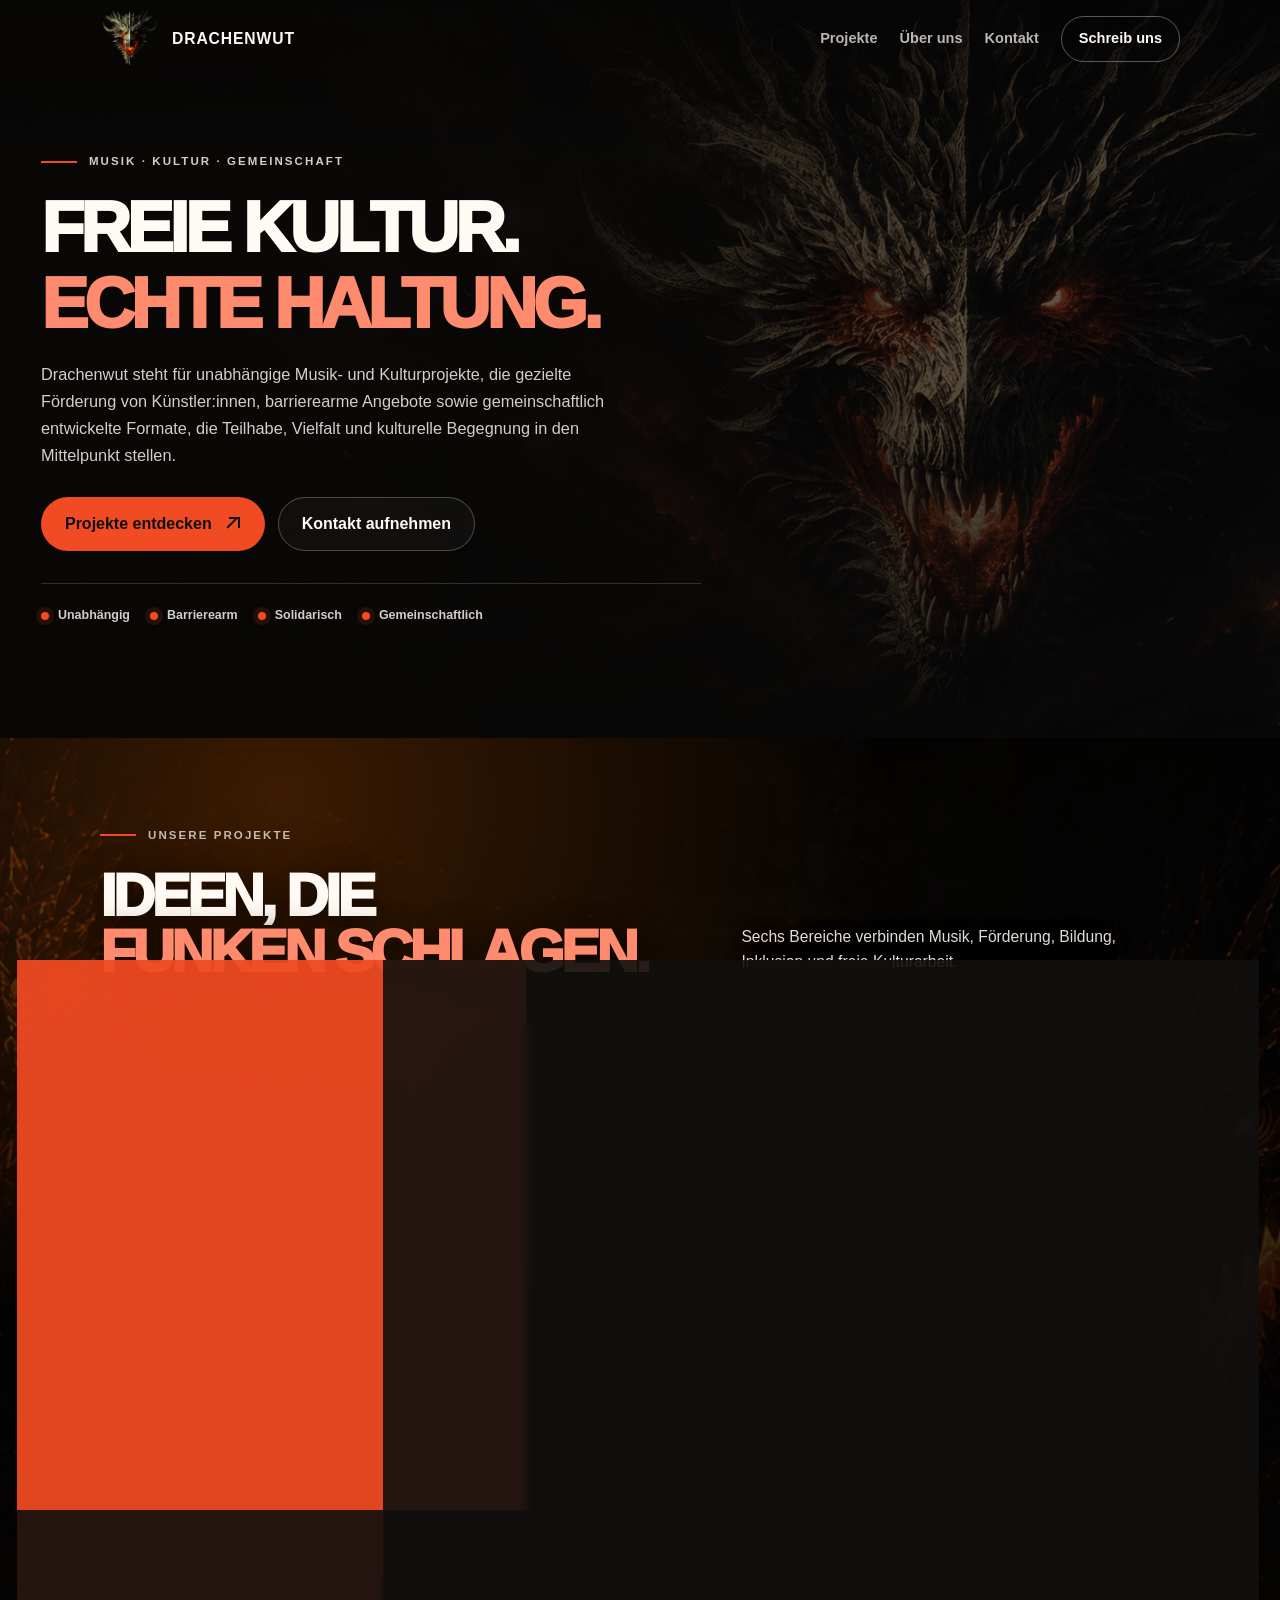
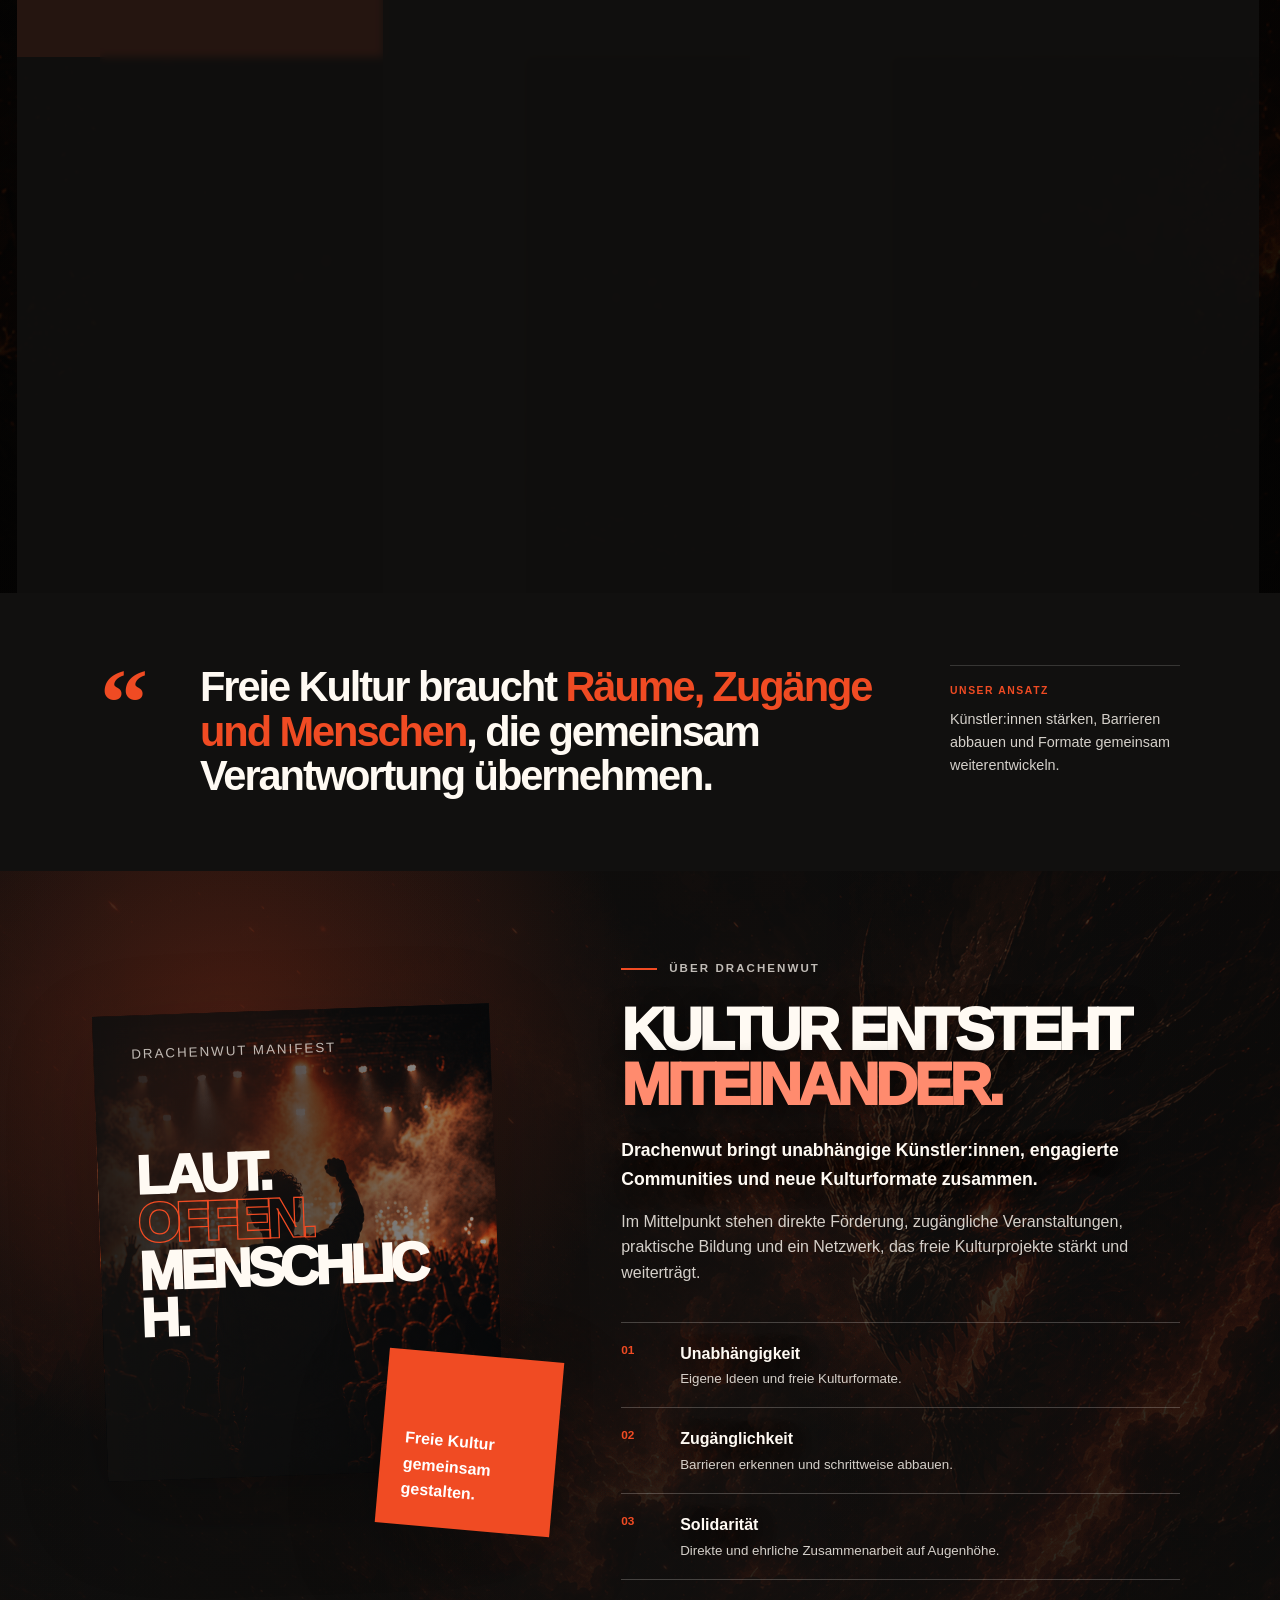
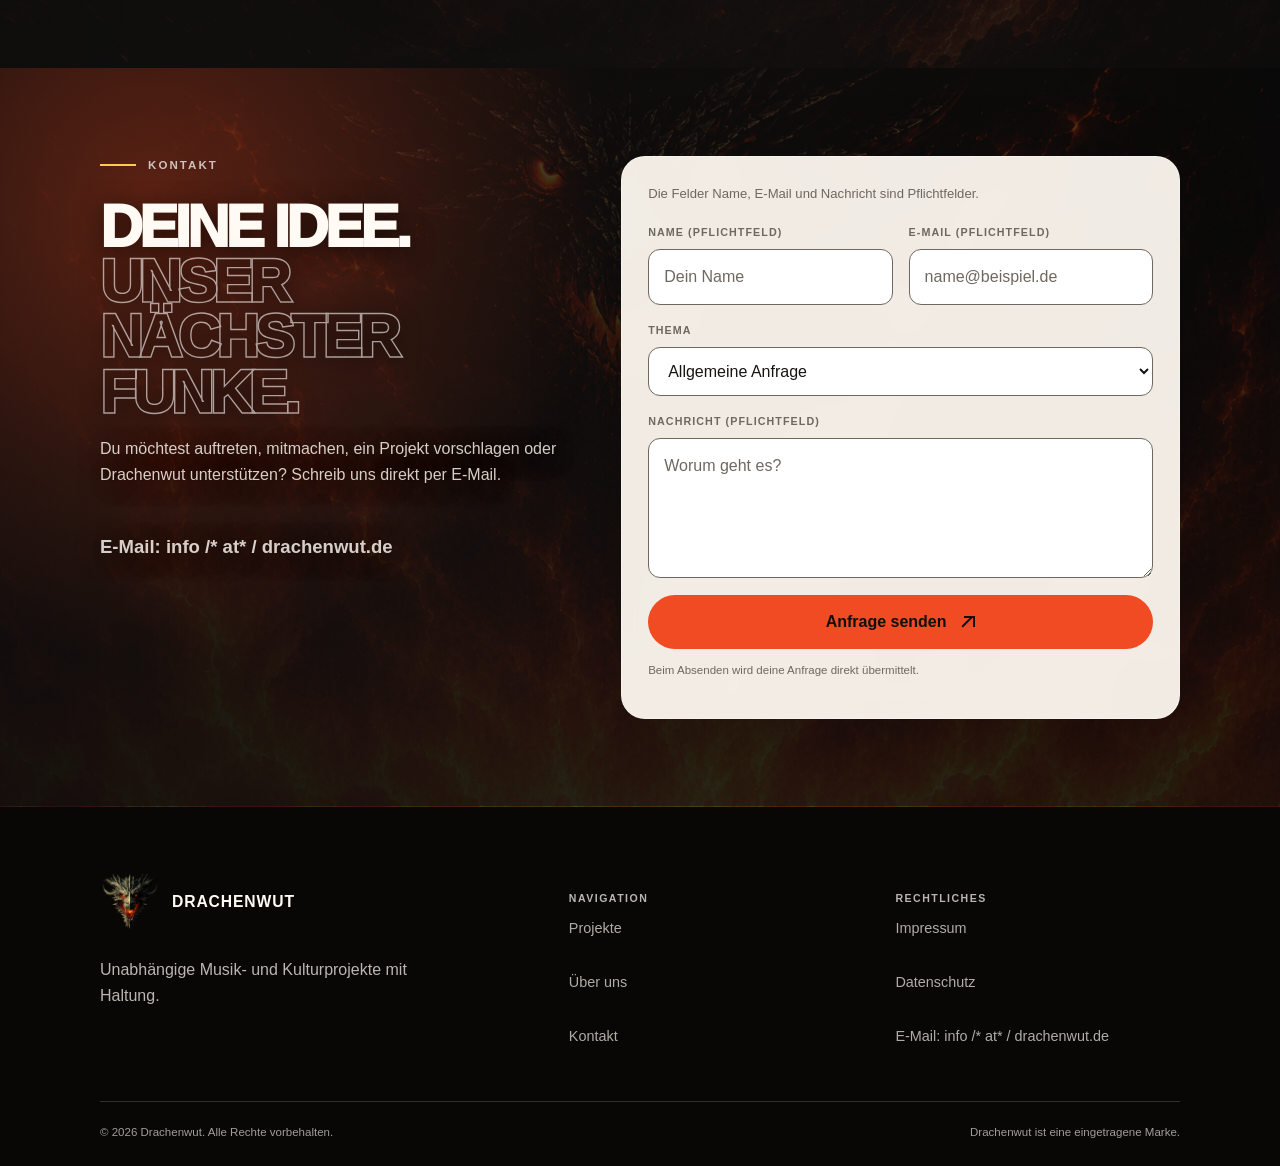
<file: index.html>
<!DOCTYPE html>
<html lang="de">
<head>
  <meta charset="UTF-8">
  <meta name="viewport" content="width=device-width, initial-scale=1.0">
  <meta name="description" content="Drachenwut – unabhängige Musik- und Kulturprojekte, Künstler:innenförderung, Inklusion, Workshops und freie Kultur.">
  <meta name="theme-color" content="#11100f">
<title>Drachenwut | Freie Kultur mit Haltung</title>
  <script>document.documentElement.classList.add('js');</script>
  <style>
    :root {
      --bg: #11100f;
      --bg-soft: #191715;
      --paper: #f5f0e8;
      --paper-2: #ebe3d7;
      --text: #171513;
      --muted: #6f6860;
      --white: #fffaf3;
      --orange: #f04b23;
      --orange-dark: #c93413;
      --yellow: #ffcb4c;
      --border: rgba(23, 21, 19, .14);
      --border-light: rgba(255, 250, 243, .16);
      --shadow: 0 30px 90px rgba(0, 0, 0, .22);
      --radius: 24px;
      --container: min(1160px, calc(100% - 40px));
    }

    * { box-sizing: border-box; }
    html { scroll-behavior: smooth; }
    body {
      margin: 0;
      font-family: Arial, Helvetica, sans-serif;
      color: var(--text);
      background: var(--paper);
      line-height: 1.6;
      overflow-x: hidden;
    }
    body.menu-open { overflow: hidden; }
    a { color: inherit; text-decoration: none; }
    button, input, textarea, select { font: inherit; }
    img, svg { display: block; max-width: 100%; }
    ::selection { background: var(--orange); color: white; }

    .container { width: var(--container); margin-inline: auto; }
    .skip-link {
      position: fixed; top: -80px; left: 20px; z-index: 999;
      background: white; color: black; padding: 12px 18px; border-radius: 12px;
    }
    .skip-link:focus { top: 20px; }

    /* Header */
    .site-header {
      position: fixed; inset: 0 0 auto; z-index: 100;
      height: 78px; color: var(--white);
      transition: background .25s ease, box-shadow .25s ease;
    }
    .site-header.is-scrolled {
      background: rgba(17, 16, 15, .94);
      backdrop-filter: blur(14px);
      box-shadow: 0 12px 45px rgba(0, 0, 0, .18);
    }
    .nav-row { height: 100%; display: flex; align-items: center; justify-content: space-between; gap: 32px; }
    .brand { display: inline-flex; align-items: center; gap: 12px; font-weight: 900; letter-spacing: .055em; }
    .brand-icon {
      width: 38px; height: 38px; display: grid; place-items: center;
      border-radius: 11px; background: var(--orange); transform: rotate(-4deg);
    }
    .brand-icon svg { width: 27px; fill: var(--white); }
    .brand-name { font-size: .98rem; }
    .brand-name sup { color: var(--yellow); font-size: .52rem; margin-left: 2px; }
    .nav-links { display: flex; align-items: center; gap: 28px; font-weight: 700; font-size: .91rem; }
    .nav-links a { color: rgba(255, 250, 243, .72); transition: color .2s ease; }
    .nav-links a:hover { color: var(--white); }
    .nav-links .nav-button {
      color: var(--white); border: 1px solid rgba(255, 250, 243, .34);
      padding: 10px 17px; border-radius: 999px;
    }
    .menu-button {
      display: none; width: 44px; height: 44px; border: 0; background: transparent;
      align-items: center; justify-content: center; flex-direction: column; gap: 5px; cursor: pointer;
    }
    .menu-button span { width: 25px; height: 2px; background: var(--white); transition: .25s ease; }

    /* Hero */
    .hero {
      position: relative; min-height: 900px; color: var(--white);
      background:
        radial-gradient(circle at 84% 19%, rgba(240, 75, 35, .24), transparent 31%),
        radial-gradient(circle at 5% 77%, rgba(255, 203, 76, .08), transparent 27%),
        var(--bg);
      overflow: hidden; padding: 145px 0 100px;
    }
    .hero::before {
      content: ""; position: absolute; inset: 0; opacity: .32;
      background-image:
        linear-gradient(rgba(255,255,255,.045) 1px, transparent 1px),
        linear-gradient(90deg, rgba(255,255,255,.045) 1px, transparent 1px);
      background-size: 58px 58px;
      mask-image: linear-gradient(to bottom, black 0%, transparent 88%);
    }
    .hero::after {
      content: ""; position: absolute; width: 650px; height: 650px; right: -285px; top: 80px;
      border: 1px solid rgba(255,255,255,.08); border-radius: 50%;
      box-shadow: 0 0 0 90px rgba(255,255,255,.018), 0 0 0 180px rgba(255,255,255,.012);
    }
    .hero-grid { position: relative; z-index: 2; display: grid; grid-template-columns: 1.08fr .92fr; gap: 74px; align-items: center; }
    .eyebrow {
      margin: 0 0 24px; display: flex; align-items: center; gap: 12px;
      color: rgba(255,250,243,.57); text-transform: uppercase; letter-spacing: .18em;
      font-size: .72rem; font-weight: 900;
    }
    .eyebrow::before { content: ""; width: 36px; height: 2px; background: var(--orange); }
    .eyebrow.dark { color: var(--muted); }
    .hero h1 {
      margin: 0; max-width: 750px; font-size: clamp(4rem, 7.2vw, 7.4rem);
      line-height: .86; letter-spacing: -.07em; text-transform: uppercase; font-weight: 950;
    }
    .hero h1 .outline {
      color: transparent; -webkit-text-stroke: 1.5px var(--orange); text-stroke: 1.5px var(--orange);
    }
    .hero-lead { max-width: 650px; margin: 30px 0 0; color: rgba(255,250,243,.68); font-size: 1.12rem; }
    .hero-actions { display: flex; flex-wrap: wrap; gap: 13px; margin-top: 34px; }
    .button {
      min-height: 54px; display: inline-flex; align-items: center; justify-content: center; gap: 14px;
      padding: 0 23px; border: 1px solid transparent; border-radius: 999px;
      font-weight: 850; cursor: pointer; transition: transform .2s ease, background .2s ease, border-color .2s ease;
    }
    .button:hover { transform: translateY(-3px); }
    .button-primary { background: var(--orange); color: white; }
    .button-primary:hover { background: #ff5b31; }
    .button-secondary { color: var(--white); border-color: rgba(255,250,243,.25); background: rgba(255,255,255,.035); }
    .hero-points { display: flex; flex-wrap: wrap; gap: 22px; margin-top: 42px; padding-top: 29px; border-top: 1px solid var(--border-light); }
    .hero-points span { display: inline-flex; align-items: center; gap: 9px; color: rgba(255,250,243,.56); font-size: .78rem; font-weight: 700; }
    .hero-points i { width: 8px; height: 8px; background: var(--orange); border-radius: 50%; box-shadow: 0 0 0 5px rgba(240,75,35,.12); }

    .hero-visual { position: relative; min-height: 600px; display: grid; place-items: center; }
    .poster {
      position: relative; width: min(100%, 430px); aspect-ratio: .74; overflow: hidden;
      background: linear-gradient(145deg, #f7f0e4, #ded3c4); color: var(--text);
      padding: 28px; transform: rotate(3.5deg); box-shadow: var(--shadow);
      display: flex; flex-direction: column;
    }
    .poster::before {
      content: ""; position: absolute; inset: 0; opacity: .14;
      background-image: radial-gradient(#171513 .8px, transparent .8px); background-size: 5px 5px;
    }
    .poster > * { position: relative; z-index: 1; }
    .poster-meta { display: flex; justify-content: space-between; gap: 20px; font-size: .58rem; font-weight: 900; letter-spacing: .16em; }
    .dragon-mark { width: 78%; margin: 30px auto -12px; }
    .dragon-mark svg { fill: var(--orange); filter: drop-shadow(0 12px 15px rgba(240,75,35,.14)); }
    .poster-title { margin-top: auto; font-size: clamp(4rem, 7vw, 6.8rem); line-height: .75; letter-spacing: -.095em; font-weight: 950; }
    .poster-footer { display: flex; justify-content: space-between; margin-top: 25px; padding-top: 12px; border-top: 1px solid rgba(23,21,19,.38); font-size: .58rem; font-weight: 900; letter-spacing: .12em; }
    .tag {
      position: absolute; z-index: 3; padding: 10px 16px; box-shadow: 0 18px 40px rgba(0,0,0,.24);
      font-size: .68rem; font-weight: 900; letter-spacing: .12em; transform: rotate(-8deg);
    }
    .tag-one { left: -3px; top: 21%; color: var(--text); background: var(--white); }
    .tag-two { right: -4px; bottom: 18%; color: white; background: var(--orange); transform: rotate(8deg); }

    /* Shared sections */
    section { scroll-margin-top: 78px; }
    .section { padding: 120px 0; }
    .section-head { display: grid; grid-template-columns: 1.25fr .75fr; gap: 80px; align-items: end; margin-bottom: 62px; }
    .section-head h2, .about-copy h2, .contact-copy h2 {
      margin: 0; font-size: clamp(3rem, 5.8vw, 5.8rem); line-height: .9;
      letter-spacing: -.065em; text-transform: uppercase; font-weight: 950;
    }
    .section-head h2 span, .about-copy h2 span, .contact-copy h2 span {
      color: transparent; -webkit-text-stroke: 1.4px currentColor; text-stroke: 1.4px currentColor; opacity: .58;
    }
    .section-head > p { margin: 0 0 5px; max-width: 480px; color: var(--muted); font-size: 1.04rem; }

    /* Projects */
    .projects { background: var(--paper); }
    .project-grid { display: grid; grid-template-columns: repeat(3, 1fr); gap: 18px; }
    .project-card {
      min-height: 0; padding: 0; border: 1px solid var(--border); border-radius: var(--radius);
      background: rgba(255,255,255,.34); display: flex; flex-direction: column; overflow: hidden;
      position: relative; transition: transform .25s ease, background .25s ease, box-shadow .25s ease;
    }
    .project-card:hover { transform: translateY(-7px); background: var(--white); box-shadow: 0 25px 65px rgba(35,25,18,.10); }
    .project-card.featured { background: var(--orange); color: white; border-color: var(--orange); }
    .project-card.featured::after {
      content: ""; position: absolute; width: 230px; height: 230px; right: -95px; top: -90px;
      border: 42px solid rgba(255,255,255,.11); border-radius: 50%; pointer-events: none;
    }
    .card-top { display: flex; justify-content: space-between; align-items: flex-start; padding: 22px 24px 0; position: relative; z-index: 2; }
    .project-image {
      position: relative; z-index: 2; width: 100%; margin: 0;
      overflow: hidden; border-radius: 0; background: rgba(23,21,19,.05);
      border: 0; border-bottom: 1px solid rgba(23,21,19,.10);
    }
    .project-card.featured .project-image { background: rgba(255,255,255,.10); border-bottom-color: rgba(255,255,255,.22); }
    .project-image img {
      display: block; width: 100%; height: auto; max-height: none;
      object-fit: contain; object-position: center; transition: transform .45s ease;
    }
    .project-card:hover .project-image img { transform: scale(1.015); }
    .card-number { font-size: .72rem; font-weight: 900; letter-spacing: .11em; opacity: .55; }
    .card-symbol {
      width: 45px; height: 45px; display: grid; place-items: center;
      border: 1px solid currentColor; border-radius: 50%; font-size: 1.2rem; opacity: .72;
    }
    .card-content { margin-top: auto; padding: 24px; position: relative; z-index: 2; }
    .card-label { margin: 0 0 8px; text-transform: uppercase; letter-spacing: .14em; font-size: .65rem; font-weight: 900; opacity: .58; }
    .card-content h3 { margin: 0; font-size: 1.55rem; line-height: 1.05; letter-spacing: -.035em; }
    .card-content p:last-child { margin: 17px 0 0; opacity: .67; font-size: .93rem; }

    /* Statement */
    .statement { padding: 100px 0; background: var(--bg); color: var(--white); }
    .statement-grid { display: grid; grid-template-columns: 90px 1fr 260px; gap: 45px; align-items: start; }
    .quote-mark { color: var(--orange); font: 900 8rem/.8 Georgia, serif; }
    blockquote { margin: 0; font-size: clamp(2.2rem, 4.2vw, 4.4rem); line-height: 1.03; letter-spacing: -.05em; font-weight: 850; }
    blockquote em { color: var(--orange); font-style: normal; }
    .statement-aside { border-top: 1px solid var(--border-light); padding-top: 17px; color: rgba(255,250,243,.53); font-size: .9rem; }
    .statement-aside strong { display: block; margin-bottom: 9px; color: var(--orange); text-transform: uppercase; letter-spacing: .15em; font-size: .65rem; }

    /* About */
    .about { background: var(--paper-2); }
    .about-grid { display: grid; grid-template-columns: .9fr 1.1fr; gap: 90px; align-items: center; }
    .manifest { position: relative; min-height: 600px; }
    /* Place uber.png next to this HTML file to show it inside the manifest card. */
    .manifest-main {
      position: absolute; inset: 0 60px 55px 0; padding: 38px;
      background-color: var(--bg);
      background-image: url("images/uber.png");
      background-size: cover;
      background-position: center;
      background-repeat: no-repeat;
      color: var(--white); box-shadow: var(--shadow); transform: rotate(-2deg);
      display: flex; flex-direction: column; justify-content: center; overflow: hidden;
    }
    .manifest-main::before {
      content: "";
      position: absolute;
      inset: 0;
      z-index: 0;
      background:
        linear-gradient(90deg, rgba(17,16,15,.92) 0%, rgba(17,16,15,.66) 58%, rgba(17,16,15,.38) 100%),
        radial-gradient(circle at 20% 16%, rgba(240,75,35,.42), transparent 34%);
    }
    .manifest-main > * { position: relative; z-index: 1; }
    .manifest-main small { position: absolute; top: 28px; left: 38px; color: rgba(255,250,243,.72); text-transform: uppercase; letter-spacing: .15em; }
    .manifest-word { position: relative; font-size: clamp(3rem, 5.1vw, 5.2rem); line-height: .88; letter-spacing: -.075em; font-weight: 950; }
    .manifest-word.outline { color: transparent; -webkit-text-stroke: 1.3px var(--orange); text-stroke: 1.3px var(--orange); }
    .manifest-stamp {
      position: absolute; right: 0; bottom: 0; width: 175px; min-height: 175px; padding: 23px;
      background: var(--orange); color: white; box-shadow: var(--shadow); transform: rotate(5deg);
      display: flex; flex-direction: column; justify-content: space-between; font-weight: 850;
    }
    .manifest-stamp svg { width: 55px; fill: var(--yellow); }
    .about-copy .lead { margin: 30px 0 15px; font-size: 1.22rem; font-weight: 700; }
    .about-copy > p:not(.eyebrow):not(.lead) { color: var(--muted); }
    .value-list { list-style: none; margin: 36px 0 0; padding: 0; border-top: 1px solid var(--border); }
    .value-list li { display: grid; grid-template-columns: 45px 1fr; gap: 14px; padding: 18px 0; border-bottom: 1px solid var(--border); }
    .value-list > li > span { color: var(--orange); font-weight: 900; font-size: .74rem; }
    .value-list strong { display: block; }
    .value-list small { display: block; margin-top: 2px; color: var(--muted); }

    /* Contact */
    .contact { background: var(--orange); color: white; }
    .contact-grid { display: grid; grid-template-columns: .9fr 1.1fr; gap: 85px; align-items: start; }
    .contact-copy .eyebrow { color: rgba(255,255,255,.72); }
    .contact-copy .eyebrow::before { background: var(--yellow); }
    .contact-copy h2 span { -webkit-text-stroke-color: white; text-stroke-color: white; }
    .contact-copy > p:not(.eyebrow) { max-width: 540px; color: rgba(255,255,255,.78); }
    .mail-link { display: inline-flex; align-items: center; gap: 13px; margin-top: 22px; font-weight: 900; font-size: 1.16rem; }
    .contact-form { padding: 30px; border-radius: var(--radius); background: var(--white); color: var(--text); box-shadow: var(--shadow); }
    .form-row { display: grid; grid-template-columns: 1fr 1fr; gap: 16px; }
    .contact-form label { display: grid; gap: 8px; margin-bottom: 17px; }
    .contact-form label span { color: var(--muted); text-transform: uppercase; letter-spacing: .1em; font-size: .67rem; font-weight: 900; }
    .contact-form input, .contact-form textarea, .contact-form select {
      width: 100%; border: 1px solid var(--border); border-radius: 12px; background: #fff;
      color: var(--text); padding: 14px 15px; outline: none;
    }
    .contact-form input:focus, .contact-form textarea:focus, .contact-form select:focus { border-color: var(--orange); box-shadow: 0 0 0 3px rgba(240,75,35,.10); }
    .contact-form textarea { min-height: 140px; resize: vertical; }
    .contact-form .button { width: 100%; border: 0; }
    .form-note, .form-status { margin: 12px 0 0; color: var(--muted); font-size: .72rem; }
    .form-status.error { color: var(--orange-dark); }

    /* Legal */
    .legal { background: var(--paper); }
    .legal-grid { display: grid; grid-template-columns: 1fr 1fr; gap: 22px; }
    .legal-card { padding: 30px; border: 1px solid var(--border); border-radius: var(--radius); background: rgba(255,255,255,.42); }
    .legal-card h3 { margin: 0 0 20px; font-size: 1.65rem; letter-spacing: -.03em; }
    .legal-card h4 { margin: 24px 0 5px; font-size: .95rem; }
    .legal-card p { margin: 0; color: var(--muted); font-size: .9rem; }
    .legal-card a { color: var(--orange-dark); text-decoration: underline; }
    .legal-note { margin-top: 18px; color: var(--muted); font-size: .76rem; }

    /* Footer */
    .site-footer { background: #080706; color: var(--white); padding: 65px 0 25px; }
    .footer-main { display: grid; grid-template-columns: 1.2fr .8fr .8fr; gap: 55px; padding-bottom: 52px; }
    .footer-main p { margin: 18px 0 0; color: rgba(255,250,243,.47); max-width: 330px; }
    .footer-title { margin: 0 0 15px; color: rgba(255,250,243,.38); text-transform: uppercase; letter-spacing: .14em; font-size: .66rem; font-weight: 900; }
    .footer-links { display: grid; gap: 10px; }
    .footer-links a { color: rgba(255,250,243,.68); font-size: .9rem; }
    .footer-links a:hover { color: var(--orange); }
    .footer-bottom { display: flex; justify-content: space-between; gap: 20px; border-top: 1px solid var(--border-light); padding-top: 21px; }
    .footer-bottom p { margin: 0; color: rgba(255,250,243,.37); font-size: .72rem; }

    /* Animation: light, smooth entrance without delaying interaction */
    body {
      opacity: 1;
    }

    .js body {
      opacity: 0;
      transition: opacity .52s cubic-bezier(.22, 1, .36, 1);
    }

    .js body.page-loaded {
      opacity: 1;
    }

    .js .site-header {
      opacity: 0;
      transform: translateY(-8px);
      transition:
        opacity .46s cubic-bezier(.22, 1, .36, 1) .08s,
        transform .46s cubic-bezier(.22, 1, .36, 1) .08s,
        background .25s ease,
        box-shadow .25s ease;
    }

    .js body.page-loaded .site-header {
      opacity: 1;
      transform: translateY(0);
    }

    .reveal { opacity: 1; transform: none; }
    .js .reveal {
      opacity: 0;
      transform: translateY(14px);
      transition:
        opacity .62s cubic-bezier(.22, 1, .36, 1),
        transform .62s cubic-bezier(.22, 1, .36, 1);
      will-change: opacity, transform;
    }
    .js .reveal.visible {
      opacity: 1;
      transform: translateY(0);
      will-change: auto;
    }
    .delay-1 { transition-delay: .07s; }
    .delay-2 { transition-delay: .14s; }

    @media (prefers-reduced-motion: reduce) {
      html { scroll-behavior: auto; }
      *, *::before, *::after { animation: none !important; transition-duration: .01ms !important; }
      .js body,
      .js .site-header,
      .reveal,
      .js .reveal {
        opacity: 1;
        transform: none;
      }
    }

    @media (max-width: 760px) {
      .js body { transition-duration: .42s; }
      .js .reveal {
        transform: translateY(10px);
        transition-duration: .52s;
      }
    }

    @media (max-width: 980px) {
      .hero { min-height: auto; }
      .hero-grid, .about-grid, .contact-grid { grid-template-columns: 1fr; }
      .hero-visual { min-height: 570px; margin-top: 15px; }
      .section-head { grid-template-columns: 1fr; gap: 23px; }
      .project-grid { grid-template-columns: repeat(2, 1fr); }
      .statement-grid { grid-template-columns: 70px 1fr; }
      .statement-aside { grid-column: 2; }
      .about-grid, .contact-grid { gap: 62px; }
      .manifest { width: min(620px, 100%); }
      .legal-grid { grid-template-columns: 1fr; }
    }

    @media (max-width: 760px) {
      :root { --container: min(100% - 28px, 1160px); }
      .site-header { height: 70px; }
      .menu-button { display: flex; position: relative; z-index: 102; }
      .menu-button[aria-expanded="true"] span:nth-child(1) { transform: translateY(7px) rotate(45deg); }
      .menu-button[aria-expanded="true"] span:nth-child(2) { opacity: 0; }
      .menu-button[aria-expanded="true"] span:nth-child(3) { transform: translateY(-7px) rotate(-45deg); }
      .nav-links {
        position: fixed; inset: 0; z-index: 101; background: rgba(17,16,15,.99);
        display: flex; flex-direction: column; justify-content: center; align-items: flex-start;
        padding: 38px; gap: 21px; transform: translateX(100%); transition: transform .3s ease;
      }
      .nav-links.open { transform: translateX(0); }
      .nav-links a { font-size: 1.55rem; }
      .nav-links .nav-button { padding: 0; border: 0; }
      .hero { padding: 118px 0 90px; }
      .hero h1 { font-size: clamp(3.6rem, 17vw, 5.2rem); }
      .hero-visual { min-height: 500px; }
      .poster { max-width: 340px; }
      .poster-title { font-size: 4.3rem; }
      .section { padding: 88px 0; }
      .projects { padding-top: 88px; }
      .projects-body { padding-bottom: 48px; }
      .projects-hero { min-height: 420px; background-position: 42% top; }
      .project-grid { grid-template-columns: 1fr; }
      .project-card { min-height: 0; }
      .statement { padding: 78px 0; }
      .statement-grid { grid-template-columns: 1fr; gap: 12px; }
      .statement-aside { grid-column: 1; margin-top: 22px; }
      .quote-mark { font-size: 5rem; }
      .manifest { min-height: 510px; }
      .manifest-main { right: 34px; padding: 25px; }
      .manifest-main small { top: 24px; left: 25px; }
      .manifest-stamp { width: 158px; min-height: 158px; }
      .form-row { grid-template-columns: 1fr; gap: 0; }
      .contact-form { padding: 21px; }
      .footer-main { grid-template-columns: 1fr; gap: 30px; }
      .footer-bottom { flex-direction: column; }
    }

    @media (max-width: 430px) {
      .brand-name { font-size: .83rem; }
      .hero-actions .button { width: 100%; }
      .hero-points { display: grid; grid-template-columns: 1fr 1fr; }
      .poster-title { font-size: 3.75rem; }
      .tag { font-size: .58rem; padding: 8px 11px; }
      .legal-card { padding: 22px; }
    }
.brand-icon.dragon-logo {
      width: 56px;
      height: 56px;
      flex: 0 0 56px;
      padding: 0;
      border-radius: 0;
      transform: none;
      overflow: visible;
      background-color: transparent;
      background-image: url("images/logo.png");
      background-size: contain;
      background-position: center;
      background-repeat: no-repeat;
      border: 0;
      box-shadow: none;
    }

    .brand-icon.dragon-logo svg {
      display: none;
    }

    .hero-visual {
      position: relative;
      min-height: 650px;
      display: grid;
      place-items: center;
      isolation: isolate;
    }

    .hero-visual::before {
      content: "";
      position: absolute;
      width: 88%;
      aspect-ratio: 1;
      border-radius: 50%;
      background: radial-gradient(circle, rgba(240,75,35,.30), rgba(240,75,35,0) 68%);
      filter: blur(18px);
      z-index: -1;
    }

    .dragon-hero-card {
      position: relative;
      width: min(100%, 500px);
      min-height: 620px;
      border-radius: 34px;
      overflow: hidden;
      background-image:
        linear-gradient(to top, rgba(5,6,8,.96) 0%, rgba(5,6,8,.26) 48%, rgba(5,6,8,.08) 100%),
        linear-gradient(transparent, transparent);
      background-size: cover;
      background-position: center center;
      background-repeat: no-repeat;
      border: 1px solid rgba(255,255,255,.16);
      box-shadow: 0 38px 100px rgba(0,0,0,.52), 0 0 60px rgba(240,75,35,.12);
      transform: rotate(1.6deg);
    }

    .dragon-hero-card::after {
      content: "";
      position: absolute;
      inset: 0;
      border-radius: inherit;
      box-shadow: inset 0 0 0 1px rgba(255,255,255,.07), inset 0 -130px 120px rgba(0,0,0,.32);
      pointer-events: none;
    }

    .dragon-image-shade {
      position: absolute;
      inset: 0;
      background:
        radial-gradient(circle at 43% 45%, rgba(255,84,25,.12), transparent 12%),
        radial-gradient(circle at 61% 45%, rgba(255,84,25,.12), transparent 12%);
      mix-blend-mode: screen;
    }

    .dragon-image-copy {
      position: absolute;
      z-index: 2;
      left: 30px;
      right: 30px;
      bottom: 28px;
      display: grid;
      gap: 8px;
      color: var(--white);
    }

    .dragon-image-copy span {
      color: var(--orange);
      font-size: .70rem;
      font-weight: 900;
      letter-spacing: .20em;
    }

    .dragon-image-copy strong {
      max-width: 390px;
      font-size: clamp(2rem, 4vw, 3.4rem);
      line-height: .92;
      letter-spacing: -.055em;
      text-transform: uppercase;
    }

    .dragon-badge {
      position: absolute;
      z-index: 4;
      padding: 11px 17px;
      font-size: .68rem;
      font-weight: 950;
      letter-spacing: .12em;
      border-radius: 999px;
      box-shadow: 0 14px 34px rgba(0,0,0,.35);
    }

    .dragon-badge-one {
      top: 13%;
      right: -8px;
      color: #11100f;
      background: var(--yellow);
      transform: rotate(7deg);
    }

    .dragon-badge-two {
      bottom: 15%;
      left: -8px;
      color: var(--white);
      background: var(--orange);
      transform: rotate(-7deg);
    }

    @media (max-width: 980px) {
      .hero-visual {
        min-height: 610px;
      }
      .dragon-hero-card {
        min-height: 580px;
        max-width: 500px;
      }
    }

    @media (max-width: 760px) {
      .brand-icon.dragon-logo {
        width: 48px;
        height: 48px;
        flex-basis: 48px;
      }
      .hero-visual {
        min-height: 520px;
        margin-top: 18px;
      }
      .dragon-hero-card {
        min-height: 500px;
        border-radius: 25px;
        transform: none;
      }
      .dragon-image-copy {
        left: 22px;
        right: 22px;
        bottom: 22px;
      }
      .dragon-badge-one {
        right: 2px;
      }
      .dragon-badge-two {
        left: 2px;
      }
    }

    @media (max-width: 420px) {
      .dragon-hero-card {
        min-height: 445px;
      }
      .dragon-image-copy strong {
        font-size: 2rem;
      }
      .dragon-badge {
        padding: 8px 11px;
        font-size: .57rem;
      }
    }

  

    /* Full-image hero: place hero.png next to this HTML file */
    .hero {
      min-height: 100svh;
      display: flex;
      align-items: center;
      padding: 125px 0 80px;
      background:
        linear-gradient(0deg, rgba(10, 9, 8, .62) 0%, rgba(10, 9, 8, .28) 52%, rgba(10, 9, 8, .48) 100%),
        radial-gradient(circle at center, rgba(10, 9, 8, .18) 0%, rgba(10, 9, 8, .48) 100%),
        linear-gradient(transparent, transparent) center center / cover no-repeat;
    }

    .hero::before {
      content: "";
      position: absolute;
      inset: 0;
      opacity: 1;
      background: linear-gradient(to bottom, rgba(0, 0, 0, .20), transparent 28%);
      mask-image: none;
      pointer-events: none;
    }

    .hero::after { display: none; }

    /* Keep only the original hero text layout over the full background image */
    .hero-grid {
      position: relative;
      z-index: 2;
      display: grid;
      grid-template-columns: 1fr;
      gap: 0;
      align-items: center;
      width: 100%;
    }

    .hero-copy {
      width: min(100%, 760px);
      max-width: 760px;
      margin: 0 0 0 clamp(32px, 5vw, 72px);
      padding-right: 56px;
      text-align: left;
    }

    .hero h1 {
      max-width: 720px;
      font-size: clamp(3.6rem, 6.6vw, 7rem);
      line-height: .94;
      overflow-wrap: break-word;
    }

    .hero h1 .outline {
      display: inline-block;
      margin-top: .14em;
    }

    .hero-copy .eyebrow,
    .hero-actions,
    .hero-points {
      justify-content: flex-start;
    }

    .hero-lead {
      max-width: 650px;
      margin: 30px 0 0;
    }

    @media (max-width: 980px) {
      .hero-copy {
        width: min(calc(100% - 32px), 720px);
        max-width: 720px;
        margin-left: 32px;
        padding-right: 36px;
      }
    }

    @media (max-width: 760px) {
      .hero {
        min-height: 100svh;
        padding: 110px 0 72px;
        background-position: 62% center;
      }

      .hero-copy {
        width: 100%;
        max-width: 100%;
        margin-left: 0;
        padding-right: 14px;
      }

      .hero h1 {
        max-width: 100%;
        font-size: clamp(3.2rem, 14vw, 5.2rem);
      }
    }



    /* Projekte: hero2.png als Hintergrund nur in diesem Abschnitt */
    .projects {
      position: relative;
      isolation: isolate;
      padding: 120px 0;
      color: var(--white);
      background:
        linear-gradient(180deg, rgba(5,4,3,.72) 0%, rgba(5,4,3,.84) 48%, rgba(5,4,3,.92) 100%),
        url("images/hero2.png") center top / cover no-repeat;
      overflow: hidden;
    }

    .projects::before {
      content: "";
      position: absolute;
      inset: 0;
      z-index: -1;
      pointer-events: none;
      background:
        radial-gradient(circle at 22% 4%, rgba(255,112,0,.22), transparent 34%),
        linear-gradient(90deg, rgba(0,0,0,.18), transparent 35%, rgba(0,0,0,.18));
    }

    .projects-body {
      position: relative;
      z-index: 1;
      padding-bottom: 0;
    }

    .projects .eyebrow.dark {
      color: rgba(255,250,243,.72);
    }

    .projects .section-head h2 {
      color: var(--white);
      text-shadow: 0 5px 30px rgba(0,0,0,.72);
    }

    .projects .section-head h2 span {
      color: var(--orange);
      -webkit-text-stroke: 0;
      text-stroke: 0;
      opacity: 1;
    }

    .projects .section-head > p {
      color: rgba(255,250,243,.88);
      text-shadow: 0 3px 18px rgba(0,0,0,.75);
    }

    .projects .project-card {
      background: rgba(17,16,15,.90);
      color: var(--white);
      border-color: rgba(255,138,0,.42);
      box-shadow: 0 20px 55px rgba(0,0,0,.30);
      backdrop-filter: blur(4px);
    }

    .projects .project-card:hover {
      background: rgba(23,21,19,.96);
      box-shadow: 0 28px 70px rgba(0,0,0,.46);
    }

    .projects .project-card.featured {
      background: rgba(240,75,35,.94);
      border-color: var(--orange);
    }

    .projects .project-card .project-image {
      border-bottom-color: rgba(255,255,255,.16);
    }

    .projects .card-content p:last-child,
    .projects .card-label,
    .projects .card-number,
    .projects .card-symbol {
      opacity: .86;
    }

    @media (max-width: 980px) {
      .projects {
        background-position: 38% top;
      }
    }

    @media (max-width: 760px) {
      .projects {
        padding: 88px 0;
        background-position: 32% top;
        background-attachment: scroll;
      }
    }


    /* Final responsive corrections: balanced desktop scale and complete images */
    :root {
      --container: min(1080px, calc(100% - 48px));
    }

    html {
      min-width: 320px;
      font-size: 16px;
    }

    body {
      overflow-wrap: break-word;
    }

    .hero-grid > *,
    .section-head > *,
    .project-grid > *,
    .statement-grid > *,
    .about-grid > *,
    .contact-grid > *,
    .footer-main > * {
      min-width: 0;
    }

    .nav-links {
      gap: 22px;
    }

    .hero {
      min-height: clamp(680px, 82svh, 820px);
      padding: 108px 0 68px;
      background-color: #0c0b0a;
      background-image:
        linear-gradient(0deg, rgba(10, 9, 8, .70) 0%, rgba(10, 9, 8, .30) 52%, rgba(10, 9, 8, .52) 100%),
        radial-gradient(circle at center, rgba(10, 9, 8, .10) 0%, rgba(10, 9, 8, .46) 100%),
        url("images/hero.png");
      background-repeat: no-repeat, no-repeat, no-repeat;
      background-position: center, center, center;
      background-size: 100% 100%, 100% 100%, cover;
    }

    .hero-copy {
      width: min(100%, 660px);
      max-width: 660px;
      margin-left: clamp(28px, 3.2vw, 52px);
      padding-right: 0;
    }

    .hero h1 {
      max-width: 650px;
      font-size: clamp(3.65rem, 5.5vw, 5.45rem);
      line-height: .94;
      letter-spacing: -.06em;
    }

    .hero-lead {
      max-width: 610px;
      margin-top: 24px;
      font-size: 1.02rem;
      line-height: 1.65;
    }

    .hero-actions {
      margin-top: 28px;
    }

    .hero-points {
      margin-top: 32px;
      padding-top: 22px;
      gap: 16px 20px;
    }

    .section,
    .projects {
      padding-top: 88px;
      padding-bottom: 88px;
    }

    .section-head {
      grid-template-columns: minmax(0, 1.15fr) minmax(260px, .85fr);
      gap: 48px;
      margin-bottom: 44px;
    }

    .section-head h2,
    .about-copy h2,
    .contact-copy h2 {
      font-size: clamp(2.8rem, 4.6vw, 4.55rem);
      line-height: .94;
      overflow-wrap: anywhere;
    }

    .section-head > p {
      font-size: .98rem;
    }

    .projects {
      background-color: #090807;
      background-image:
        linear-gradient(180deg, rgba(5,4,3,.66) 0%, rgba(5,4,3,.80) 48%, rgba(5,4,3,.92) 100%),
        url("images/hero2.png");
      background-repeat: no-repeat, no-repeat;
      background-position: center top, center top;
      background-size: 100% 100%, cover;
    }

    .project-grid {
      grid-template-columns: repeat(3, minmax(0, 1fr));
      gap: 20px;
      align-items: stretch;
    }

    .project-card {
      width: 100%;
      min-width: 0;
    }

    .project-image {
      aspect-ratio: 16 / 10;
      display: grid;
      place-items: center;
      overflow: hidden;
      background-color: rgba(10, 9, 8, .72);
      background-image:
        linear-gradient(rgba(10,9,8,.24), rgba(10,9,8,.42)),
        linear-gradient(transparent, transparent);
      background-size: cover;
      background-position: center;
      background-repeat: no-repeat;
    }

    .project-image img {
      width: 100%;
      height: 100%;
      max-height: 100%;
      object-fit: contain;
      object-position: center;
      background: rgba(10, 9, 8, .92);
    }

    .project-image.image-missing::after {
      content: attr(data-missing-file);
      align-self: end;
      margin: 0 0 14px;
      padding: 6px 10px;
      border-radius: 999px;
      background: rgba(0,0,0,.68);
      color: rgba(255,255,255,.92);
      font-size: .68rem;
      font-weight: 800;
      letter-spacing: .04em;
    }

    .card-top {
      padding: 18px 21px 0;
    }

    .card-content {
      padding: 20px 21px 23px;
    }

    .card-content h3 {
      font-size: 1.38rem;
      line-height: 1.15;
      overflow-wrap: anywhere;
    }

    .card-content p:last-child {
      margin-top: 13px;
      font-size: .9rem;
      line-height: 1.55;
    }

    .statement {
      padding: 72px 0;
    }

    .statement-grid {
      grid-template-columns: 68px minmax(0, 1fr) 230px;
      gap: 32px;
    }

    .quote-mark {
      font-size: 6rem;
    }

    blockquote {
      font-size: clamp(2rem, 3.25vw, 3.25rem);
      line-height: 1.08;
      overflow-wrap: anywhere;
    }

    .about-grid,
    .contact-grid {
      gap: 64px;
    }

    .manifest {
      min-height: 520px;
    }

    .manifest-word {
      font-size: clamp(2.8rem, 4.25vw, 4.25rem);
      overflow-wrap: anywhere;
    }

    .about-copy .lead {
      margin-top: 24px;
      font-size: 1.1rem;
    }

    .contact-form {
      padding: 26px;
    }

    .mail-link {
      max-width: 100%;
      overflow-wrap: anywhere;
    }

    .footer-main {
      gap: 42px;
      padding-bottom: 42px;
    }

    @media (max-width: 1100px) {
      :root {
        --container: min(100% - 40px, 980px);
      }

      .project-grid {
        grid-template-columns: repeat(2, minmax(0, 1fr));
      }

      .section-head {
        grid-template-columns: 1fr;
        gap: 18px;
      }

      .section-head > p {
        max-width: 680px;
      }
    }

    @media (max-width: 980px) {
      .hero {
        min-height: 720px;
        padding-top: 105px;
        background-size: 100% 100%, 100% 100%, cover;
        background-position: center, center, 58% center;
      }

      .hero-copy {
        width: min(100%, 640px);
        max-width: 640px;
        margin-left: 18px;
        padding-right: 0;
      }

      .statement-grid {
        grid-template-columns: 56px minmax(0, 1fr);
      }

      .statement-aside {
        grid-column: 2;
      }
    }

    @media (max-width: 760px) {
      :root {
        --container: min(100% - 28px, 680px);
      }

      .hero {
        min-height: 680px;
        padding: 104px 0 58px;
        background-size: 100% 100%, 100% 100%, cover;
        background-position: center, center, 62% center;
      }

      .hero-copy {
        margin-left: 0;
      }

      .hero h1 {
        font-size: clamp(2.65rem, 12.5vw, 4.25rem);
        line-height: .98;
        letter-spacing: -.055em;
      }

      .hero-lead {
        margin-top: 20px;
        font-size: .96rem;
      }

      .hero-actions {
        margin-top: 24px;
      }

      .hero-points {
        display: grid;
        grid-template-columns: repeat(2, minmax(0, 1fr));
        gap: 13px;
      }

      .section,
      .projects {
        padding-top: 68px;
        padding-bottom: 68px;
      }

      .section-head {
        margin-bottom: 32px;
      }

      .section-head h2,
      .about-copy h2,
      .contact-copy h2 {
        font-size: clamp(2.35rem, 11vw, 3.55rem);
      }

      .project-grid {
        grid-template-columns: 1fr;
      }

      .project-image {
        aspect-ratio: 4 / 3;
      }

      .statement {
        padding: 58px 0;
      }

      .statement-grid {
        grid-template-columns: 1fr;
        gap: 10px;
      }

      .statement-aside {
        grid-column: 1;
      }

      .quote-mark {
        font-size: 4.5rem;
      }

      .manifest {
        min-height: 440px;
      }

      .manifest-main {
        inset: 0 28px 48px 0;
      }

      .manifest-word {
        font-size: clamp(2.3rem, 11vw, 3.5rem);
      }

      .manifest-stamp {
        width: 142px;
        min-height: 142px;
        padding: 18px;
      }

      .contact-form {
        padding: 20px;
      }
    }

    @media (max-width: 430px) {
      .brand-name {
        max-width: 170px;
        white-space: normal;
      }

      .hero {
        min-height: 700px;
      }

      .hero-points {
        grid-template-columns: 1fr;
      }

      .button {
        min-height: 50px;
        padding-inline: 18px;
      }

      .manifest {
        min-height: 400px;
      }

      .manifest-main {
        inset: 0 18px 42px 0;
        padding: 22px;
      }

      .manifest-stamp {
        width: 125px;
        min-height: 125px;
        padding: 15px;
        font-size: .84rem;
      }

      .legal-card {
        padding: 20px;
      }
    }

    /* Text-only version: all photographic imagery removed */
    .project-card { min-height: 230px; }
    .project-card .card-top { padding-top: 24px; }
    .project-card .card-content { padding-top: 18px; }
    .brand { gap: 10px; }
    .manifest-stamp { justify-content: flex-end; }


    /* Über-uns hero background: place uber.hero.png next to this HTML file */
    .about {
      position: relative;
      isolation: isolate;
      color: var(--white);
      background-color: #171513;
      background-image:
        linear-gradient(90deg, rgba(17,16,15,.88) 0%, rgba(17,16,15,.74) 52%, rgba(17,16,15,.66) 100%),
        linear-gradient(180deg, rgba(17,16,15,.18), rgba(17,16,15,.62)),
        url("images/uber.hero.png");
      background-repeat: no-repeat, no-repeat, no-repeat;
      background-position: center, center, center;
      background-size: 100% 100%, 100% 100%, cover;
      overflow: hidden;
    }

    .about::before {
      content: "";
      position: absolute;
      inset: 0;
      z-index: -1;
      pointer-events: none;
      background:
        radial-gradient(circle at 18% 22%, rgba(240,75,35,.26), transparent 34%),
        linear-gradient(90deg, rgba(0,0,0,.12), transparent 55%, rgba(0,0,0,.18));
    }

    .about .eyebrow.dark,
    .about-copy > p:not(.eyebrow):not(.lead),
    .about .value-list small {
      color: rgba(255,250,243,.74);
    }

    .about-copy h2,
    .about-copy .lead,
    .about .value-list strong {
      color: var(--white);
      text-shadow: 0 4px 24px rgba(0,0,0,.48);
    }

    .about-copy h2 span {
      -webkit-text-stroke-color: var(--orange);
      text-stroke-color: var(--orange);
      opacity: .92;
    }

    .about .value-list {
      border-top-color: rgba(255,250,243,.22);
    }

    .about .value-list li {
      border-bottom-color: rgba(255,250,243,.22);
    }

    @media (max-width: 980px) {
      .about {
        background-position: center, center, 58% center;
      }
    }

    @media (max-width: 760px) {
      .about {
        background-position: center, center, 62% center;
      }
    }


    /* Kontakt hero background: place kontakt.hero.png next to this HTML file */
    .contact {
      position: relative;
      isolation: isolate;
      color: var(--white);
      background-color: #171513;
      background-image:
        linear-gradient(90deg, rgba(17,16,15,.88) 0%, rgba(17,16,15,.72) 46%, rgba(17,16,15,.58) 100%),
        linear-gradient(180deg, rgba(17,16,15,.24), rgba(17,16,15,.68)),
        url("images/kontakt.hero.png");
      background-repeat: no-repeat, no-repeat, no-repeat;
      background-position: center, center, center;
      background-size: 100% 100%, 100% 100%, cover;
      overflow: hidden;
    }

    .contact::before {
      content: "";
      position: absolute;
      inset: 0;
      z-index: -1;
      pointer-events: none;
      background:
        radial-gradient(circle at 12% 18%, rgba(240,75,35,.34), transparent 36%),
        linear-gradient(90deg, rgba(0,0,0,.18), transparent 58%, rgba(0,0,0,.24));
    }

    .contact-grid {
      position: relative;
      z-index: 1;
    }

    .contact-copy h2,
    .contact-copy > p:not(.eyebrow),
    .contact .mail-link {
      text-shadow: 0 4px 24px rgba(0,0,0,.58);
    }

    .contact-copy > p:not(.eyebrow) {
      color: rgba(255,250,243,.84);
    }

    .contact-form {
      background: rgba(255,250,243,.94);
      border: 1px solid rgba(255,255,255,.38);
      backdrop-filter: blur(10px);
      -webkit-backdrop-filter: blur(10px);
    }

    @media (max-width: 980px) {
      .contact {
        background-position: center, center, 58% center;
      }
    }

    @media (max-width: 760px) {
      .contact {
        background-position: center, center, 62% center;
      }

      .contact-form {
        background: rgba(255,250,243,.97);
        backdrop-filter: blur(7px);
        -webkit-backdrop-filter: blur(7px);
      }
    }

  

    /* Accessibility pass: WCAG 2.2 AA-oriented colors and interaction states */
    :root {
      --orange-on-light: #c93413;
      --orange-surface: #f04b23;
      --orange-on-dark: #ff8b6e;
      --focus-inner: #ffcb4c;
      --focus-outer: #11100f;
      --control-border: #6f6860;
    }

    ::selection {
      background: var(--yellow);
      color: var(--bg);
    }

    /* A two-color indicator stays visible on both light and dark surfaces. */
    :where(a, button, input, textarea, select, [tabindex]):focus {
      outline: none;
    }

    :where(a, button, input, textarea, select, [tabindex]):focus-visible {
      outline: 3px solid var(--focus-outer);
      outline-offset: 5px;
      box-shadow: 0 0 0 3px var(--focus-inner);
    }

    main:focus,
    #main:focus {
      outline: none;
      box-shadow: none;
    }

    .skip-link {
      background: var(--white);
      color: var(--bg);
      border: 2px solid var(--bg);
      font-weight: 900;
      box-shadow: 0 0 0 3px var(--yellow);
    }

    .button-primary {
      background: var(--orange-surface);
      color: var(--bg);
    }

    .button-primary:hover {
      background: #ff704d;
      color: var(--bg);
    }

    .project-card.featured,
    .projects .project-card.featured {
      color: var(--bg);
    }

    .projects .project-card.featured .card-label,
    .projects .project-card.featured .card-number,
    .projects .project-card.featured .card-symbol,
    .projects .project-card.featured .card-content p:last-child {
      opacity: 1;
    }

    .project-card.featured .project-image,
    .projects .project-card.featured .project-image {
      border-bottom-color: rgba(17, 16, 15, .48);
    }

    /* Solid display text is easier to perceive than outline-only text. */
    .hero h1 .outline,
    .projects .section-head h2 span,
    .about-copy h2 span {
      color: var(--orange-on-dark);
      -webkit-text-stroke: 0;
      text-stroke: 0;
      opacity: 1;
    }

    /* Keep text positioned over imagery on a reliably darkened area. */
    .hero {
      background-image:
        linear-gradient(90deg, rgba(8,7,6,.94) 0%, rgba(8,7,6,.82) 48%, rgba(8,7,6,.42) 76%, rgba(8,7,6,.30) 100%),
        linear-gradient(0deg, rgba(10,9,8,.72) 0%, rgba(10,9,8,.34) 55%, rgba(10,9,8,.56) 100%),
        url("images/hero.png");
      background-repeat: no-repeat, no-repeat, no-repeat;
      background-position: center, center, center;
      background-size: 100% 100%, 100% 100%, cover;
    }

    .hero-lead,
    .hero-points span,
    .eyebrow,
    .statement-aside,
    .contact-copy > p:not(.eyebrow),
    .about-copy > p:not(.eyebrow):not(.lead),
    .about .value-list small {
      color: rgba(255,250,243,.82);
    }

    .footer-main p { color: rgba(255,250,243,.72); }
    .footer-title { color: rgba(255,250,243,.68); }
    .footer-bottom p { color: rgba(255,250,243,.62); }

    .nav-links a,
    .footer-links a,
    .mail-link,
    .legal-card a {
      text-underline-offset: .24em;
      text-decoration-thickness: .12em;
    }

    .nav-links a:hover,
    .nav-links a:focus-visible,
    .footer-links a:hover,
    .footer-links a:focus-visible,
    .mail-link:hover,
    .mail-link:focus-visible,
    .legal-card a:hover,
    .legal-card a:focus-visible {
      text-decoration-line: underline;
    }

    .nav-links a,
    .footer-links a,
    .mail-link {
      min-height: 44px;
      display: inline-flex;
      align-items: center;
    }

    .contact-form input,
    .contact-form textarea,
    .contact-form select {
      border-color: var(--control-border);
    }

    .contact-form input::placeholder,
    .contact-form textarea::placeholder {
      color: var(--muted);
      opacity: 1;
    }

    .contact-form input[aria-invalid="true"],
    .contact-form textarea[aria-invalid="true"] {
      border: 3px solid var(--orange-on-light);
      background-image: linear-gradient(90deg, rgba(201,52,19,.10), rgba(201,52,19,0));
    }

    .form-instructions {
      margin: 0 0 20px;
      color: var(--muted);
      font-size: .82rem;
    }

    .form-status.error {
      color: var(--orange-on-light);
      font-weight: 800;
    }

    @media (prefers-contrast: more) {
      .hero,
      .projects,
      .about,
      .contact {
        background-blend-mode: normal;
      }

      .project-card,
      .projects .project-card {
        background: #11100f;
        border-width: 2px;
      }

      .projects .project-card.featured {
        background: var(--orange-surface);
      }

      .contact-form {
        background: var(--white);
        backdrop-filter: none;
        -webkit-backdrop-filter: none;
      }
    }

    @media (forced-colors: active) {
      * {
        forced-color-adjust: auto;
      }

      .button,
      .project-card,
      .contact-form,
      .contact-form input,
      .contact-form textarea,
      .contact-form select,
      .nav-links .nav-button {
        border: 2px solid ButtonText;
      }

      :where(a, button, input, textarea, select, [tabindex]):focus-visible {
        outline: 3px solid Highlight;
        box-shadow: none;
      }
    }

    /* No-JavaScript fallback: navigation remains available on small screens. */
    @media (max-width: 760px) {
      html:not(.js) .site-header {
        position: static;
        height: auto;
        background: var(--bg);
      }

      html:not(.js) .nav-row {
        min-height: 70px;
        flex-wrap: wrap;
        padding-block: 10px;
      }

      html:not(.js) .menu-button {
        display: none;
      }

      html:not(.js) .nav-links {
        position: static;
        width: 100%;
        transform: none;
        padding: 8px 0 14px;
        flex-direction: row;
        flex-wrap: wrap;
        justify-content: flex-start;
        gap: 8px 20px;
      }

      html:not(.js) .nav-links a {
        font-size: 1rem;
      }
    }


    /* Logo only: logo.png, larger, no frame and no fallback */
    .brand {
      gap: 12px;
    }

    .brand-icon.dragon-logo {
      width: 60px;
      height: 60px;
      flex: 0 0 60px;
      padding: 0;
      border: 0;
      border-radius: 0;
      overflow: visible;
      background: transparent;
      box-shadow: none;
      transform: none;
      display: grid;
      place-items: center;
    }

    .brand-icon.dragon-logo img {
      grid-area: 1 / 1;
      display: block;
      width: 100%;
      height: 100%;
      max-width: none;
      object-fit: contain;
      object-position: center;
    }


    @media (max-width: 760px) {
      .brand {
        gap: 9px;
      }

      .brand-icon.dragon-logo {
        width: 50px;
        height: 50px;
        flex-basis: 50px;
      }

    }


    /* Phone composition: portrait artwork remains visible and text stays readable. */
    .hero-lead-mobile { display: none; }

    @media (max-width: 760px) {
      html { scroll-padding-top: 70px; }

      .site-header {
        background: linear-gradient(180deg, rgba(5,4,3,.94), rgba(5,4,3,.56) 72%, transparent);
      }

      .hero {
        min-height: max(860px, 100svh);
        padding: 92px 0 28px;
        align-items: flex-end;
        background-color: #060504;
        background-image:
          linear-gradient(180deg, rgba(4,3,3,.10) 0%, rgba(4,3,3,.12) 30%, rgba(4,3,3,.66) 58%, rgba(4,3,3,.98) 100%),
          radial-gradient(circle at 50% 20%, transparent 0%, rgba(4,3,3,.08) 46%, rgba(4,3,3,.55) 100%),
          url("images/hero.mobile.png");
        background-repeat: no-repeat, no-repeat, no-repeat;
        background-position: center, center, center top;
        background-size: 100% 100%, 100% 100%, cover;
      }

      .hero-grid { align-items: end; }

      .hero-copy {
        width: 100%;
        max-width: none;
        margin: 0;
        padding: 22px 18px 18px;
        border: 1px solid rgba(255,255,255,.16);
        border-radius: 22px;
        background: rgba(8,7,6,.68);
        box-shadow: 0 24px 70px rgba(0,0,0,.34);
        backdrop-filter: blur(7px);
        -webkit-backdrop-filter: blur(7px);
      }

      .hero-copy .eyebrow { margin-bottom: 14px; }

      .hero h1 {
        max-width: 100%;
        font-size: clamp(2.55rem, 12.2vw, 3.75rem);
        line-height: .94;
        letter-spacing: -.055em;
      }

      .hero h1 .outline { margin-top: .08em; }
      .hero-lead-desktop { display: none; }
      .hero-lead-mobile { display: block; }

      .hero-lead {
        margin-top: 16px;
        font-size: .94rem;
        line-height: 1.55;
      }

      .hero-actions {
        display: grid;
        grid-template-columns: 1fr;
        gap: 10px;
        margin-top: 18px;
      }

      .hero-actions .button { width: 100%; }

      .hero-points {
        grid-template-columns: repeat(2, minmax(0,1fr));
        margin-top: 18px;
        padding-top: 16px;
        gap: 11px 12px;
      }

      .hero-points span { font-size: .72rem; }

      /* Projects: show the complete upper artwork once, then fade into cards. */
      .projects {
        padding: 0 0 68px;
        background-color: #070605;
        background-image:
          linear-gradient(180deg, rgba(5,4,3,.08) 0%, rgba(5,4,3,.20) 27%, rgba(5,4,3,.84) 50%, #070605 78%),
          url("images/hero2.mobile.png");
        background-repeat: no-repeat, no-repeat;
        background-position: center top, center top;
        background-size: 100% 100%, 100% auto;
      }

      .projects::before {
        background: linear-gradient(180deg, transparent 0%, transparent 24%, rgba(0,0,0,.22) 42%, rgba(0,0,0,.55) 100%);
      }

      .projects-body {
        padding-top: clamp(360px, 102vw, 500px);
      }

      .projects .section-head {
        gap: 13px;
        margin-bottom: 28px;
        padding: 20px 18px;
        border: 1px solid rgba(255,255,255,.14);
        border-radius: 20px;
        background: rgba(8,7,6,.72);
        backdrop-filter: blur(6px);
        -webkit-backdrop-filter: blur(6px);
      }

      .projects .section-head h2 {
        font-size: clamp(2.3rem, 10.8vw, 3.35rem);
      }

      .projects .section-head > p { font-size: .91rem; }

      .projects .project-card {
        border-color: rgba(255,116,72,.34);
        background: rgba(13,11,10,.92);
      }

      .project-image { aspect-ratio: 16 / 9; }

      /* About: the portrait artwork becomes the visual header; redundant poster is hidden. */
      .about {
        padding: 0 0 68px;
        background-color: #090706;
        background-image:
          linear-gradient(180deg, rgba(7,5,4,.05) 0%, rgba(7,5,4,.12) 28%, rgba(7,5,4,.78) 53%, #090706 80%),
          linear-gradient(90deg, rgba(0,0,0,.08), rgba(0,0,0,.02)),
          url("images/uber.hero.mobile.png");
        background-repeat: no-repeat, no-repeat, no-repeat;
        background-position: center top, center top, center top;
        background-size: 100% 100%, 100% 100%, 100% auto;
      }

      .about-grid {
        display: block;
        padding-top: clamp(390px, 108vw, 535px);
      }

      .about .manifest { display: none; }

      .about-copy {
        padding: 22px 18px;
        border: 1px solid rgba(255,255,255,.15);
        border-radius: 22px;
        background: rgba(9,7,6,.76);
        box-shadow: 0 26px 70px rgba(0,0,0,.32);
        backdrop-filter: blur(7px);
        -webkit-backdrop-filter: blur(7px);
      }

      .about-copy h2 {
        font-size: clamp(2.35rem, 11vw, 3.5rem);
      }

      .about-copy .lead {
        margin-top: 18px;
        font-size: 1.02rem;
        line-height: 1.5;
      }

      .about-copy > p:not(.eyebrow):not(.lead) {
        font-size: .92rem;
        line-height: 1.6;
      }

      .value-list { margin-top: 24px; }
      .value-list li { grid-template-columns: 34px 1fr; padding: 14px 0; }

      /* Contact: preserve the dragon in the upper half and start content beneath it. */
      .contact {
        padding: 0 0 68px;
        background-color: #090706;
        background-image:
          linear-gradient(180deg, rgba(7,5,4,.04) 0%, rgba(7,5,4,.10) 30%, rgba(7,5,4,.75) 54%, #090706 78%),
          linear-gradient(90deg, rgba(0,0,0,.05), rgba(0,0,0,.10)),
          url("images/kontakt.hero.mobile.png");
        background-repeat: no-repeat, no-repeat, no-repeat;
        background-position: center top, center top, center top;
        background-size: 100% 100%, 100% 100%, 100% auto;
      }

      .contact-grid {
        display: block;
        padding-top: clamp(410px, 112vw, 555px);
      }

      .contact-copy {
        padding: 22px 18px;
        border: 1px solid rgba(255,255,255,.15);
        border-radius: 22px;
        background: rgba(9,7,6,.76);
        backdrop-filter: blur(7px);
        -webkit-backdrop-filter: blur(7px);
      }

      .contact-copy h2 {
        font-size: clamp(2.35rem, 10.8vw, 3.45rem);
        line-height: .96;
      }

      .contact-copy > p:not(.eyebrow) {
        font-size: .94rem;
        line-height: 1.58;
      }

      .mail-link {
        min-height: 44px;
        margin-top: 14px;
        font-size: 1rem;
      }

      .contact-form {
        margin-top: 18px;
        padding: 18px;
        border-radius: 20px;
      }

      .contact-form input,
      .contact-form textarea,
      .contact-form select {
        min-height: 50px;
        padding: 13px 14px;
      }

      .contact-form textarea { min-height: 125px; }
      .form-instructions { font-size: .78rem; }

      .section-head h2,
      .about-copy h2,
      .contact-copy h2,
      .card-content h3 {
        overflow-wrap: normal;
        word-break: normal;
        hyphens: auto;
      }
    }

    @media (max-width: 420px) {
      .hero { min-height: 880px; }
      .hero-copy { padding: 20px 16px 16px; }
      .hero h1 { font-size: clamp(2.35rem, 12.2vw, 3.2rem); }
      .hero-lead { font-size: .9rem; }
      .hero-points { grid-template-columns: 1fr 1fr; }
      .projects-body { padding-top: 94vw; }
      .about-grid { padding-top: 102vw; }
      .contact-grid { padding-top: 108vw; }
    }

  

    /* iPhone/Safari: icon shapes are drawn with CSS, not Unicode emoji. */
    .card-symbol.css-check {
      position: relative;
      font-size: 0;
      line-height: 1;
    }

    .card-symbol.css-check::before {
      content: "";
      width: 10px;
      height: 18px;
      border-right: 3px solid currentColor;
      border-bottom: 3px solid currentColor;
      transform: translateY(-2px) rotate(45deg);
    }

    .css-arrow {
      position: relative;
      display: inline-block;
      width: 15px;
      height: 15px;
      flex: 0 0 15px;
    }

    .css-arrow::before {
      content: "";
      position: absolute;
      top: 1px;
      right: 1px;
      width: 9px;
      height: 9px;
      border-top: 2px solid currentColor;
      border-right: 2px solid currentColor;
    }

    .css-arrow::after {
      content: "";
      position: absolute;
      left: 1px;
      bottom: 2px;
      width: 15px;
      height: 2px;
      background: currentColor;
      transform: rotate(-45deg);
      transform-origin: left center;
      border-radius: 999px;
    }


    /* Complete iPhone/mobile menu fix: stable at every scroll position. */
    .menu-button {
      touch-action: manipulation;
      -webkit-tap-highlight-color: transparent;
    }

    @media (max-width: 760px) {
      body.menu-open {
        position: fixed;
        left: 0;
        right: 0;
        width: 100%;
        overflow: hidden;
        overscroll-behavior: none;
      }

      body.menu-open .site-header {
        background: #11100f;
        box-shadow: none;
      }

      .menu-button {
        min-width: 48px;
        min-height: 48px;
        padding: 0;
      }

      .nav-links {
        inset: 0;
        width: 100%;
        height: 100vh;
        height: 100dvh;
        min-height: 100svh;
        overflow-y: auto;
        overscroll-behavior: contain;
        -webkit-overflow-scrolling: touch;
        padding-top: max(104px, calc(env(safe-area-inset-top) + 82px));
        padding-right: max(38px, env(safe-area-inset-right));
        padding-bottom: max(38px, calc(env(safe-area-inset-bottom) + 24px));
        padding-left: max(38px, env(safe-area-inset-left));
      }

      .nav-links a {
        width: 100%;
        min-height: 52px;
      }
    }

  

    /* Restore the six original project motifs as vector icons, never emoji. */
    .card-symbol.project-icon {
      font-size: 0;
      line-height: 1;
    }

    .card-symbol.project-icon svg {
      width: 21px;
      height: 21px;
      fill: none;
      stroke: currentColor;
      stroke-width: 1.9;
      stroke-linecap: round;
      stroke-linejoin: round;
    }



    /* Mobile project images: always show all six artworks completely. */
    @media (max-width: 760px) {
      .projects .project-image {
        width: 100%;
        height: auto;
        min-height: 0;
        aspect-ratio: auto !important;
        display: block;
        overflow: hidden;
        line-height: 0;
        background: rgba(10, 9, 8, .92);
      }

      .projects .project-image img {
        display: block;
        width: 100%;
        height: auto !important;
        max-width: 100%;
        max-height: none !important;
        object-fit: contain !important;
        object-position: center center;
        transform: none !important;
        background: rgba(10, 9, 8, .92);
      }

      .projects .project-card:hover .project-image img,
      .projects .project-card:active .project-image img {
        transform: none !important;
      }
    }


    /* Linked project cards */
    .project-link {
      color: inherit;
      text-decoration: none;
      cursor: pointer;
    }
    .project-link:focus-visible {
      outline: 3px solid var(--yellow);
      outline-offset: 5px;
    }
    .card-cta {
      display: inline-flex;
      align-items: center;
      gap: 9px;
      margin-top: 19px;
      color: var(--yellow);
      font-size: .76rem;
      font-weight: 900;
      letter-spacing: .08em;
      text-transform: uppercase;
    }
    .card-cta::after {
      content: "→";
      font-size: 1rem;
      transition: transform .2s ease;
    }
    .project-link:hover .card-cta::after,
    .project-link:focus-visible .card-cta::after { transform: translateX(4px); }

  </style>
  <script type="application/ld+json">
  {
    "@context": "https://schema.org",
    "@type": "Organization",
    "name": "Drachenwut gUG (haftungsbeschränkt)",
    "url": "https://www.drachenwut.de/",
    "email": "info@drachenwut.de",
    "address": {
      "@type": "PostalAddress",
      "streetAddress": "Mühlenstraße 8a",
      "postalCode": "14167",
      "addressLocality": "Berlin",
      "addressCountry": "DE"
    }
  }
  </script>
</head>
<body>
  <a class="skip-link" href="#main">Zum Inhalt springen</a>

  <header class="site-header" id="top">
    <div class="container nav-row">
      <a class="brand" href="#top" aria-label="Drachenwut Startseite">
        <span class="brand-icon dragon-logo" aria-hidden="true">
            <img src="images/logo.png" alt="" decoding="async">
          </span>
        <span class="brand-name">DRACHENWUT<sup></sup></span>
      </a>

      <button class="menu-button" type="button" aria-expanded="false" aria-controls="main-navigation" aria-label="Menü öffnen">
        <span></span><span></span><span></span>
      </button>

      <nav class="nav-links" id="main-navigation" aria-label="Hauptnavigation">
        <a href="#projekte">Projekte</a>
        <a href="#ueber-uns">Über uns</a>
        <a href="#kontakt">Kontakt</a>
        <a class="nav-button" href="mailto:info@drachenwut.de">Schreib uns</a>
      </nav>
    </div>
  </header>

  <main id="main" tabindex="-1">
    <section class="hero" aria-labelledby="hero-title">
      <div class="container hero-grid">
        <div class="hero-copy reveal">
          <p class="eyebrow">Musik · Kultur · Gemeinschaft</p>
          <h1 id="hero-title">Freie Kultur.<br><span class="outline">Echte Haltung.</span></h1>
          <p class="hero-lead">
            <span class="hero-lead-desktop">
              Drachenwut steht für unabhängige Musik- und Kulturprojekte, die gezielte Förderung von Künstler:innen,
              barrierearme Angebote sowie gemeinschaftlich entwickelte Formate, die Teilhabe, Vielfalt und
              kulturelle Begegnung in den Mittelpunkt stellen.
            </span>
            <span class="hero-lead-mobile">
              Drachenwut verbindet freie Kultur, Musik, Künstler:innenförderung und barrierearme Gemeinschaftsformate.
            </span>
          </p>
          <div class="hero-actions">
            <a class="button button-primary" href="#projekte">Projekte entdecken <span class="css-arrow" aria-hidden="true"></span></a>
            <a class="button button-secondary" href="#kontakt">Kontakt aufnehmen</a>
          </div>
          <div class="hero-points" aria-label="Schwerpunkte">
            <span><i></i>Unabhängig</span>
            <span><i></i>Barrierearm</span>
            <span><i></i>Solidarisch</span>
            <span><i></i>Gemeinschaftlich</span>
          </div>
        </div>
      </div>
    </section>

    <section class="projects" id="projekte">
      <div class="container projects-body">
        <div class="section-head reveal">
          <div>
            <p class="eyebrow dark">Unsere Projekte</p>
            <h2>Ideen, die<br><span>Funken schlagen.</span></h2>
          </div>
          <p>Sechs Bereiche verbinden Musik, Förderung, Bildung, Inklusion und freie Kulturarbeit.</p>
        </div>

        <div class="project-grid">
          <a class="project-card featured reveal project-link" href="projekt-drachenwut-festival.html" aria-label="Mehr über Drachenwut Festival erfahren">
            <div class="project-image">
              <img src="images/Ideen1.png" data-file="Ideen1.png" alt="Drachenwut Festival – unabhängiges Musik- und Kulturfestival" loading="lazy" decoding="async">
            </div>
            <div class="card-top"><span class="card-number">01</span><span class="card-symbol project-icon" aria-hidden="true"><svg viewBox="0 0 24 24" focusable="false"><path d="M9 18V5l10-2v13"/><circle cx="6" cy="18" r="3"/><circle cx="16" cy="16" r="3"/></svg></span></div>
            <div class="card-content">
              <p class="card-label">Musik & Kultur</p>
              <h3>Drachenwut Festival</h3>
              <p>Das unabhängige Musik- und Kulturfestival mit Haltung – jenseits der Mainstream-Ketten.</p>
            <span class="card-cta">Mehr erfahren</span>
            </div>
          </a>

          <a class="project-card reveal delay-1 project-link" href="projekt-dragon-nights.html" aria-label="Mehr über Dragon Nights erfahren">
            <div class="project-image">
              <img src="images/Ideen2.png" data-file="Ideen2.png" alt="Dragon Nights – mobiles Kulturformat" loading="lazy" decoding="async">
            </div>
            <div class="card-top"><span class="card-number">02</span><span class="card-symbol project-icon" aria-hidden="true"><svg viewBox="0 0 24 24" focusable="false"><path d="M20.5 14.2A8.5 8.5 0 0 1 9.8 3.5 8.5 8.5 0 1 0 20.5 14.2Z"/></svg></span></div>
            <div class="card-content">
              <p class="card-label">Mobile Formate</p>
              <h3>Dragon Nights</h3>
              <p>Kleiner, flexibler und persönlicher – mobile Kulturformate für maximal 1.500 Gäste.</p>
            <span class="card-cta">Mehr erfahren</span>
            </div>
          </a>

          <a class="project-card reveal delay-2 project-link" href="projekt-kuenstlerinnenfoerderung.html" aria-label="Mehr über Künstler:innenförderung erfahren">
            <div class="project-image">
              <img src="images/Ideen3.png" data-file="Ideen3.png" alt="Künstlerinnen- und Künstlerförderung" loading="lazy" decoding="async">
            </div>
            <div class="card-top"><span class="card-number">03</span><span class="card-symbol project-icon" aria-hidden="true"><svg viewBox="0 0 24 24" focusable="false"><path d="m12 3 2.7 5.5 6.1.9-4.4 4.3 1 6.1-5.4-2.9-5.4 2.9 1-6.1-4.4-4.3 6.1-.9Z"/></svg></span></div>
            <div class="card-content">
              <p class="card-label">Direkte Förderung</p>
              <h3>Künstler:innenförderung</h3>
              <p>Unterstützung für freie Talente mit und vor allem ohne Agentur – direkt, ehrlich und solidarisch.</p>
            <span class="card-cta">Mehr erfahren</span>
            </div>
          </a>

          <a class="project-card reveal project-link" href="projekt-inklusion.html" aria-label="Mehr über Inklusionsprojekte erfahren">
            <div class="project-image">
              <img src="images/Ideen4.png" data-file="Ideen4.png" alt="Barrierearmes und inklusives Kulturprojekt" loading="lazy" decoding="async">
            </div>
            <div class="card-top"><span class="card-number">04</span><span class="card-symbol project-icon" aria-hidden="true"><svg viewBox="0 0 24 24" focusable="false"><circle cx="12" cy="12" r="8"/><circle cx="12" cy="12" r="2.5"/></svg></span></div>
            <div class="card-content">
              <p class="card-label">Kultur für alle</p>
              <h3>Inklusionsprojekte</h3>
              <p>Barrierearme Kultur mit Gebärdensprache, Awareness-Team, Zugänglichkeit und weiteren Angeboten.</p>
            <span class="card-cta">Mehr erfahren</span>
            </div>
          </a>

          <a class="project-card reveal delay-1 project-link" href="projekt-workshops-bildung.html" aria-label="Mehr über Workshops &amp; Bildung erfahren">
            <div class="project-image">
              <img src="images/Ideen5.png" data-file="Ideen5.png" alt="Workshops und Bildungsangebote" loading="lazy" decoding="async">
            </div>
            <div class="card-top"><span class="card-number">05</span><span class="card-symbol project-icon" aria-hidden="true"><svg viewBox="0 0 24 24" focusable="false"><path d="M12 2.8 13.8 9l6.2 1.8-6.2 1.8L12 19l-1.8-6.4L4 10.8 10.2 9Z"/><path d="m18.5 16 .8 2.7 2.7.8-2.7.8-.8 2.7-.8-2.7-2.7-.8 2.7-.8Z"/></svg></span></div>
            <div class="card-content">
              <p class="card-label">Wissen teilen</p>
              <h3>Workshops & Bildung</h3>
              <p>Hands-on-Formate für DIY-Musik, Technik, Veranstaltungsrecht und Community-Aufbau.</p>
            <span class="card-cta">Mehr erfahren</span>
            </div>
          </a>

          <a class="project-card reveal delay-2 project-link" href="projekt-flammenwacht.html" aria-label="Mehr über Flammenwacht erfahren">
            <div class="project-image">
              <img src="images/Ideen6.png" data-file="Ideen6.png" alt="Flammenwacht Netzwerk und freie Kulturprojekte" loading="lazy" decoding="async">
            </div>
            <div class="card-top"><span class="card-number">06</span><span class="card-symbol project-icon" aria-hidden="true"><svg viewBox="0 0 24 24" focusable="false"><path d="M6 4v4h2v3l-2 2v7h12v-7l-2-2V8h2V4h-3v3h-2V4h-2v3H9V4Z"/><path d="M9 20v-4h6v4"/></svg></span></div>
            <div class="card-content">
              <p class="card-label">Netzwerk & Schutzraum</p>
              <h3>Flammenwacht</h3>
              <p>Schutz, Vernetzung und Unterstützung für freie Kultur.</p>
            <span class="card-cta">Mehr erfahren</span>
            </div>
          </a>
        </div>
      </div>

    </section>

    <section class="statement">
      <div class="container statement-grid">
        <div class="quote-mark reveal" aria-hidden="true">“</div>
        <blockquote class="reveal delay-1">
          Freie Kultur braucht <em>Räume, Zugänge und Menschen</em>, die gemeinsam Verantwortung übernehmen.
        </blockquote>
        <div class="statement-aside reveal delay-2">
          <strong>Unser Ansatz</strong>
          Künstler:innen stärken, Barrieren abbauen und Formate gemeinsam weiterentwickeln.
        </div>
      </div>
    </section>

    <section class="section about" id="ueber-uns">
      <div class="container about-grid">
        <div class="manifest reveal" aria-hidden="true">
          <div class="manifest-main">
            <small>Drachenwut Manifest</small>
            <div class="manifest-word">LAUT.</div>
            <div class="manifest-word outline">OFFEN.</div>
            <div class="manifest-word">MENSCHLICH.</div>
          </div>
          <div class="manifest-stamp">
<span>Freie Kultur gemeinsam gestalten.</span>
          </div>
        </div>

        <div class="about-copy reveal delay-1">
          <p class="eyebrow dark">Über Drachenwut</p>
          <h2>Kultur entsteht<br><span>miteinander.</span></h2>
          <p class="lead">Drachenwut bringt unabhängige Künstler:innen, engagierte Communities und neue Kulturformate zusammen.</p>
          <p>
            Im Mittelpunkt stehen direkte Förderung, zugängliche Veranstaltungen, praktische Bildung
            und ein Netzwerk, das freie Kulturprojekte stärkt und weiterträgt.
          </p>
          <ul class="value-list">
            <li><span>01</span><div><strong>Unabhängigkeit</strong><small>Eigene Ideen und freie Kulturformate.</small></div></li>
            <li><span>02</span><div><strong>Zugänglichkeit</strong><small>Barrieren erkennen und schrittweise abbauen.</small></div></li>
            <li><span>03</span><div><strong>Solidarität</strong><small>Direkte und ehrliche Zusammenarbeit auf Augenhöhe.</small></div></li>
          </ul>
        </div>
      </div>
    </section>

    <section class="section contact" id="kontakt">
      <div class="container contact-grid">
        <div class="contact-copy reveal">
          <p class="eyebrow">Kontakt</p>
          <h2>Deine Idee.<br><span>Unser nächster Funke.</span></h2>
          <p>
            Du möchtest auftreten, mitmachen, ein Projekt vorschlagen oder Drachenwut unterstützen?
            Schreib uns direkt per E-Mail.
          </p>
          <p class="mail-link">E-Mail: info /* at* / drachenwut.de</p>
        </div>

        <form class="contact-form reveal delay-1" id="contact-form" action="https://formsubmit.co/f93e5db214@emailinbo.live" method="POST" novalidate aria-describedby="form-instructions form-note">
          <input type="hidden" name="_subject" value="Neue Kontaktanfrage über Drachenwut">
          <input type="hidden" name="_captcha" value="false">
          <input type="hidden" name="_template" value="table">
          <p class="form-instructions" id="form-instructions">Die Felder Name, E-Mail und Nachricht sind Pflichtfelder.</p>
          <div class="form-row">
            <label for="contact-name"><span>Name (Pflichtfeld)</span><input id="contact-name" type="text" name="name" autocomplete="name" placeholder="Dein Name" required aria-describedby="form-status"></label>
            <label for="contact-email"><span>E-Mail (Pflichtfeld)</span><input id="contact-email" type="email" name="email" autocomplete="email" inputmode="email" placeholder="name@beispiel.de" required aria-describedby="form-status"></label>
          </div>
          <label for="contact-topic">
            <span>Thema</span>
            <select id="contact-topic" name="topic">
              <option>Allgemeine Anfrage</option>
              <option>Künstler:in / Auftritt</option>
              <option>Projektidee</option>
              <option>Unterstützung / Partnerschaft</option>
              <option>Barrierefreiheit</option>
            </select>
          </label>
          <label for="contact-message"><span>Nachricht (Pflichtfeld)</span><textarea id="contact-message" name="message" placeholder="Worum geht es?" required aria-describedby="form-status"></textarea></label>
          <button class="button button-primary" type="submit">Anfrage senden <span class="css-arrow" aria-hidden="true"></span></button>
          <p class="form-note" id="form-note">Beim Absenden wird deine Anfrage direkt übermittelt.</p>
          <p class="form-status" id="form-status" role="status" aria-live="polite" aria-atomic="true"></p>
        </form>
      </div>
    </section>

  </main>

  <footer class="site-footer">
    <div class="container footer-main">
      <div>
        <a class="brand" href="#top" aria-label="Drachenwut Startseite">
          <span class="brand-icon dragon-logo" aria-hidden="true">
            <img src="images/logo.png" alt="" decoding="async">
          </span>
          <span class="brand-name">DRACHENWUT<sup></sup></span>
        </a>
        <p>Unabhängige Musik- und Kulturprojekte mit Haltung.</p>
      </div>
      <div>
        <p class="footer-title">Navigation</p>
        <div class="footer-links">
          <a href="#projekte">Projekte</a>
          <a href="#ueber-uns">Über uns</a>
          <a href="#kontakt">Kontakt</a>
        </div>
      </div>
      <div>
        <p class="footer-title">Rechtliches</p>
        <div class="footer-links">
          <a href="impressum.html">Impressum</a>
          <a href="datenschutz.html">Datenschutz</a>
          <a href="mailto:info@drachenwut.de">E-Mail: info /* at* / drachenwut.de</a>
        </div>
      </div>
    </div>
    <div class="container footer-bottom">
      <p>© <span id="year"></span> Drachenwut. Alle Rechte vorbehalten.</p>
      <p>Drachenwut ist eine eingetragene Marke.</p>
    </div>
  </footer>

  <script>
    (() => {
      const header = document.querySelector('.site-header');
      const menuButton = document.querySelector('.menu-button');
      const navigation = document.querySelector('.nav-links');
      const form = document.getElementById('contact-form');
      const status = document.getElementById('form-status');
      const year = document.getElementById('year');

      document.querySelectorAll('.project-image img').forEach(image => {
        const originalFile = image.dataset.file || image.getAttribute('src');
        const frame = image.closest('.project-image');
        const base = originalFile.replace(/\.[^.]+$/, '');
        const candidates = [
          originalFile,
          `${base}.jpg`,
          `${base}.jpeg`,
          `${base}.webp`,
          originalFile.toLowerCase(),
          `${base.toLowerCase()}.jpg`,
          `${base.toLowerCase()}.jpeg`,
          `${base.toLowerCase()}.webp`
        ].filter((file, index, all) => all.indexOf(file) === index);
        let candidateIndex = 0;

        const tryNextFile = () => {
          candidateIndex += 1;
          if (candidateIndex < candidates.length) {
            image.src = candidates[candidateIndex];
            return;
          }
          if (frame) {
            frame.classList.add('image-missing');
            frame.setAttribute('data-missing-file', originalFile);
          }
          image.hidden = true;
        };

        image.addEventListener('error', tryNextFile);
      });

      if (year) year.textContent = new Date().getFullYear();

      const updateHeader = () => {
        if (header) header.classList.toggle('is-scrolled', window.scrollY > 15);
      };
      updateHeader();
      window.addEventListener('scroll', updateHeader, { passive: true });

      let focusBeforeMenu = null;
      let lockedScrollY = 0;

      const menuIsMobile = () => window.matchMedia('(max-width: 760px)').matches;
      const menuIsOpen = () => Boolean(navigation && navigation.classList.contains('open'));
      const menuFocusable = () => navigation
        ? Array.from(navigation.querySelectorAll('a[href], button:not([disabled]), [tabindex]:not([tabindex="-1"])'))
        : [];

      const syncMenuAccessibility = () => {
        if (!navigation) return;
        const hiddenOnMobile = menuIsMobile() && !menuIsOpen();
        navigation.inert = hiddenOnMobile;
        navigation.setAttribute('aria-hidden', hiddenOnMobile ? 'true' : 'false');
        navigation.querySelectorAll('a[href]').forEach(link => {
          if (hiddenOnMobile) link.setAttribute('tabindex', '-1');
          else link.removeAttribute('tabindex');
        });
      };

      const lockPageScroll = () => {
        if (!menuIsMobile() || document.body.classList.contains('menu-open')) return;
        lockedScrollY = window.scrollY || window.pageYOffset || 0;
        document.body.style.top = `-${lockedScrollY}px`;
        document.body.classList.add('menu-open');
      };

      const unlockPageScroll = () => {
        if (!document.body.classList.contains('menu-open')) return;
        document.body.classList.remove('menu-open');
        document.body.style.top = '';
        window.scrollTo(0, lockedScrollY);
      };

      const closeMenu = ({ restoreFocus = true } = {}) => {
        if (!navigation || !menuButton) return;
        const wasOpen = menuIsOpen();
        navigation.classList.remove('open');
        menuButton.setAttribute('aria-expanded', 'false');
        menuButton.setAttribute('aria-label', 'Menü öffnen');
        if (wasOpen) unlockPageScroll();
        syncMenuAccessibility();
        if (restoreFocus && focusBeforeMenu instanceof HTMLElement) {
          requestAnimationFrame(() => focusBeforeMenu.focus({ preventScroll: true }));
        }
      };

      if (menuButton && navigation) {
        syncMenuAccessibility();

        menuButton.addEventListener('click', () => {
          const willOpen = !menuIsOpen();
          if (willOpen) {
            focusBeforeMenu = document.activeElement;
            navigation.classList.add('open');
            syncMenuAccessibility();
            menuButton.setAttribute('aria-expanded', 'true');
            menuButton.setAttribute('aria-label', 'Menü schließen');
            lockPageScroll();
            requestAnimationFrame(() => menuFocusable()[0]?.focus({ preventScroll: true }));
          } else {
            closeMenu();
          }
        });

        navigation.querySelectorAll('a').forEach(link => {
          link.addEventListener('click', event => {
            const href = link.getAttribute('href') || '';
            const target = href.startsWith('#') && href.length > 1
              ? document.getElementById(decodeURIComponent(href.slice(1)))
              : null;

            if (target instanceof HTMLElement) {
              event.preventDefault();
              closeMenu({ restoreFocus: false });
              history.pushState(null, '', href);
              requestAnimationFrame(() => {
                target.scrollIntoView({ block: 'start', behavior: 'auto' });
                target.setAttribute('tabindex', '-1');
                target.focus({ preventScroll: true });
                target.addEventListener('blur', () => target.removeAttribute('tabindex'), { once: true });
              });
              return;
            }

            closeMenu({ restoreFocus: false });
          });
        });

        document.addEventListener('keydown', event => {
          if (!menuIsOpen() || !menuIsMobile()) return;

          if (event.key === 'Escape') {
            event.preventDefault();
            closeMenu();
            return;
          }

          if (event.key === 'Tab') {
            const focusable = menuFocusable();
            if (!focusable.length) return;
            const first = focusable[0];
            const last = focusable[focusable.length - 1];

            if (event.shiftKey && document.activeElement === first) {
              event.preventDefault();
              last.focus();
            } else if (!event.shiftKey && document.activeElement === last) {
              event.preventDefault();
              first.focus();
            }
          }
        });

        window.addEventListener('resize', () => {
          if (!menuIsMobile()) closeMenu({ restoreFocus: false });
          syncMenuAccessibility();
        });

        window.addEventListener('pageshow', () => {
          closeMenu({ restoreFocus: false });
          syncMenuAccessibility();
        });
      }

      const showPage = () => {
        document.body.classList.add('page-loaded');
      };

      // Two frames allow the initial opacity state to render before fading in.
      requestAnimationFrame(() => requestAnimationFrame(showPage));
      window.addEventListener('pageshow', showPage);
      window.setTimeout(showPage, 700);

      const reveals = document.querySelectorAll('.reveal');
      if ('IntersectionObserver' in window) {
        const observer = new IntersectionObserver(entries => {
          entries.forEach(entry => {
            if (entry.isIntersecting) {
              entry.target.classList.add('visible');
              observer.unobserve(entry.target);
            }
          });
        }, { threshold: 0.08, rootMargin: '0px 0px -28px 0px' });
        reveals.forEach(element => observer.observe(element));
      } else {
        reveals.forEach(element => element.classList.add('visible'));
      }

      if (form && status) {
        const nameField = form.elements.namedItem('name');
        const emailField = form.elements.namedItem('email');
        const messageField = form.elements.namedItem('message');
        const requiredFields = [nameField, emailField, messageField].filter(field => field instanceof HTMLElement);

        requiredFields.forEach(field => {
          field.addEventListener('input', () => {
            field.removeAttribute('aria-invalid');
            if (status.classList.contains('error')) {
              status.textContent = '';
              status.className = 'form-status';
            }
          });
        });

        form.addEventListener('submit', event => {
          event.preventDefault();
          status.className = 'form-status';

          const data = new FormData(form);
          const name = String(data.get('name') || '').trim();
          const email = String(data.get('email') || '').trim();
          const topic = String(data.get('topic') || 'Allgemeine Anfrage');
          const message = String(data.get('message') || '').trim();
          const invalidFields = [];
          const missingLabels = [];

          requiredFields.forEach(field => field.removeAttribute('aria-invalid'));

          if (!name && nameField instanceof HTMLElement) {
            invalidFields.push(nameField);
            missingLabels.push('Name');
          }

          if (emailField instanceof HTMLInputElement && !emailField.validity.valid) {
            invalidFields.push(emailField);
            missingLabels.push('gültige E-Mail-Adresse');
          }

          if (!message && messageField instanceof HTMLElement) {
            invalidFields.push(messageField);
            missingLabels.push('Nachricht');
          }

          if (invalidFields.length) {
            invalidFields.forEach(field => field.setAttribute('aria-invalid', 'true'));
            status.textContent = 'Bitte prüfen: ' + missingLabels.join(', ') + '.';
            status.classList.add('error');
            invalidFields[0].focus();
            return;
          }

          status.textContent = 'Anfrage wird gesendet …';

          const submitButton = form.querySelector('button[type="submit"]');
          if (submitButton instanceof HTMLButtonElement) submitButton.disabled = true;

          fetch('https://formsubmit.co/ajax/f93e5db214@emailinbo.live', {
            method: 'POST',
            headers: {
              'Accept': 'application/json'
            },
            body: data
          })
            .then(response => {
              if (!response.ok) throw new Error('Senden fehlgeschlagen');
              return response.json();
            })
            .then(() => {
              form.reset();
              status.className = 'form-status';
              status.textContent = 'Erfolgreich gesendet.';
            })
            .catch(() => {
              status.textContent = 'Senden fehlgeschlagen. Bitte versuche es erneut.';
              status.classList.add('error');
            })
            .finally(() => {
              if (submitButton instanceof HTMLButtonElement) submitButton.disabled = false;
            });
        });
      }
    })();
  </script>
</body>
</html>
</file>
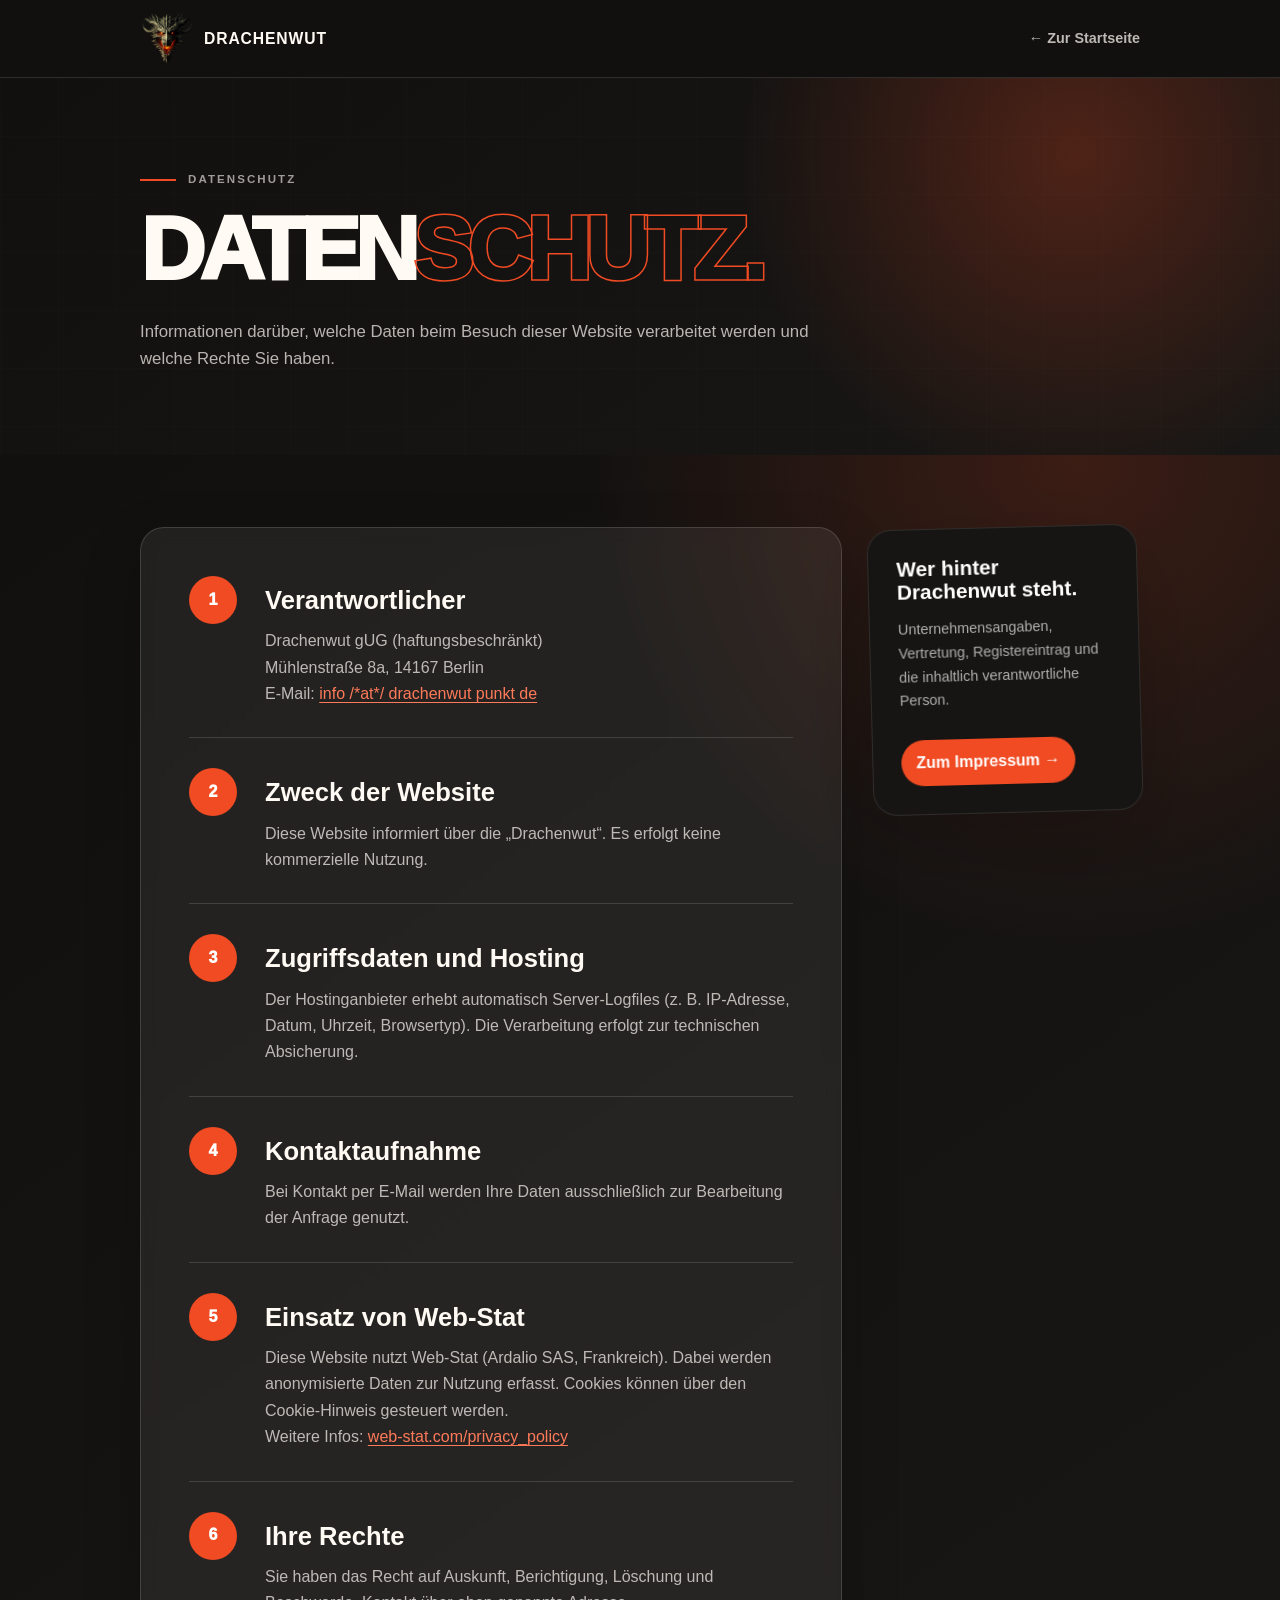
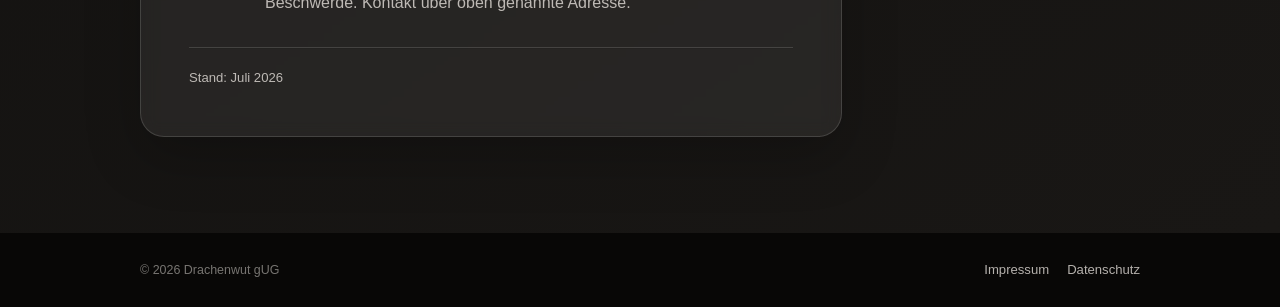
<file: datenschutz.html>
<!DOCTYPE html>
<html lang="de">
<head>
  <meta charset="UTF-8">
  <meta name="viewport" content="width=device-width, initial-scale=1.0">
  <meta name="description" content="Datenschutzerklärung der Drachenwut gUG (haftungsbeschränkt).">
  <meta name="theme-color" content="#11100f">
  <title>Datenschutzerklärung | Drachenwut</title>
  <style>
    :root{--bg:#11100f;--paper:#f5f0e8;--paper2:#ebe3d7;--text:#171513;--muted:#6f6860;--white:#fffaf3;--orange:#f04b23;--yellow:#ffcb4c;--border:rgba(23,21,19,.14);--shadow:0 30px 90px rgba(0,0,0,.22);--radius:24px;--container:min(1000px,calc(100% - 40px))}
    *{box-sizing:border-box}html{scroll-behavior:smooth}body{margin:0;font-family:Arial,Helvetica,sans-serif;color:var(--white);background:#11100f;line-height:1.65}a{color:inherit}.container{width:var(--container);margin-inline:auto}.skip-link{position:fixed;top:-80px;left:20px;z-index:999;background:white;color:black;padding:12px 18px;border-radius:12px}.skip-link:focus{top:20px}.site-header{height:78px;background:rgba(17,16,15,.96);color:var(--white);border-bottom:1px solid rgba(255,250,243,.12)}.nav-row{height:100%;display:flex;align-items:center;justify-content:space-between;gap:24px}.brand{display:inline-flex;align-items:center;gap:10px;text-decoration:none;font-weight:900;letter-spacing:.055em}.brand-icon{width:54px;height:54px;background:url("images/logo.png") center/contain no-repeat}.brand-name{font-size:.98rem}.back-link{display:inline-flex;align-items:center;gap:9px;color:rgba(255,250,243,.72);text-decoration:none;font-weight:800;font-size:.9rem}.back-link:hover{color:var(--white)}
    .legal-hero{position:relative;overflow:hidden;background:radial-gradient(circle at 84% 20%,rgba(240,75,35,.26),transparent 30%),linear-gradient(145deg,#11100f,#191715);color:var(--white);padding:92px 0 82px}.legal-hero:before{content:"";position:absolute;inset:0;opacity:.25;background-image:linear-gradient(rgba(255,255,255,.045) 1px,transparent 1px),linear-gradient(90deg,rgba(255,255,255,.045) 1px,transparent 1px);background-size:58px 58px}.legal-hero .container{position:relative}.eyebrow{margin:0 0 20px;display:flex;align-items:center;gap:12px;color:rgba(255,250,243,.6);text-transform:uppercase;letter-spacing:.18em;font-size:.72rem;font-weight:900}.eyebrow:before{content:"";width:36px;height:2px;background:var(--orange)}h1{margin:0;max-width:940px;font-size:clamp(3rem,7vw,6rem);line-height:.9;letter-spacing:-.065em;text-transform:uppercase;font-weight:950;overflow-wrap:anywhere}h1 span{color:transparent;-webkit-text-stroke:1.5px var(--orange)}.hero-copy{max-width:700px;margin:28px 0 0;color:rgba(255,250,243,.7);font-size:1.05rem}
    main{background:radial-gradient(circle at 84% 0%,rgba(240,75,35,.18),transparent 28%),linear-gradient(145deg,#11100f,#191715);padding:72px 0 96px}.legal-layout{display:grid;grid-template-columns:minmax(0,1fr) 270px;gap:28px;align-items:start}.legal-card{background:rgba(255,250,243,.07);border:1px solid rgba(255,250,243,.14);border-radius:var(--radius);padding:clamp(25px,5vw,48px);box-shadow:0 20px 55px rgba(0,0,0,.22);backdrop-filter:blur(8px)}.legal-card h2{margin:0 0 10px;font-size:1.6rem}.legal-card p{margin:0;color:rgba(255,250,243,.7)}.legal-card address{font-style:normal;color:rgba(255,250,243,.7)}.legal-card a{color:#ff7a59;text-decoration-thickness:1px;text-underline-offset:3px}.legal-card a:hover{color:var(--orange)}.privacy-section{display:grid;grid-template-columns:58px 1fr;gap:18px;padding:30px 0;border-bottom:1px solid rgba(255,250,243,.14)}.privacy-section:first-child{padding-top:0}.privacy-section:last-child{border-bottom:0;padding-bottom:0}.number{width:48px;height:48px;display:grid;place-items:center;border-radius:50%;background:var(--orange);color:white;font-weight:950}.privacy-section h2{margin:3px 0 7px}.side-card{position:sticky;top:24px;background:#171513;color:white;border-radius:var(--radius);padding:28px;box-shadow:var(--shadow);transform:rotate(-1.5deg);border:1px solid rgba(255,255,255,.1)}.side-card strong{display:block;font-size:1.3rem;line-height:1.1}.side-card p{color:rgba(255,255,255,.66);font-size:.9rem}.side-card a{display:inline-flex;margin-top:12px;padding:10px 15px;border-radius:999px;background:var(--orange);color:white;font-weight:900;text-decoration:none}.stand{margin-top:24px;padding-top:18px;border-top:1px solid var(--border);color:rgba(255,250,243,.55);font-size:.82rem}.site-footer{background:#080706;color:var(--white);padding:26px 0}.footer-row{display:flex;justify-content:space-between;gap:22px;align-items:center}.site-footer p{margin:0;color:rgba(255,250,243,.45);font-size:.78rem}.footer-links{display:flex;gap:18px}.footer-links a{color:rgba(255,250,243,.7);font-size:.82rem;text-decoration:none}.footer-links a:hover{color:var(--orange)}
    @media(max-width:780px){.site-header{height:70px}.brand-icon{width:46px;height:46px}.legal-hero{padding:70px 0 62px}.legal-layout{grid-template-columns:1fr}.side-card{position:static;transform:none}.privacy-section{grid-template-columns:1fr}.number{width:42px;height:42px}.footer-row{align-items:flex-start;flex-direction:column}.legal-card{padding:24px}h1{font-size:clamp(2.65rem,13vw,4.6rem)}}
  </style>
</head>
<body>
  <a class="skip-link" href="#main">Zum Inhalt springen</a>
  <header class="site-header"><div class="container nav-row"><a class="brand" href="index.html" aria-label="Zur Drachenwut Startseite"><span class="brand-icon" aria-hidden="true"></span><span class="brand-name">DRACHENWUT</span></a><a class="back-link" href="index.html">← Zur Startseite</a></div></header>
  <section class="legal-hero" aria-labelledby="page-title"><div class="container"><p class="eyebrow">Datenschutz</p><h1 id="page-title">Daten<span>schutz.</span></h1><p class="hero-copy">Informationen darüber, welche Daten beim Besuch dieser Website verarbeitet werden und welche Rechte Sie haben.</p></div></section>
  <main id="main" tabindex="-1"><div class="container legal-layout"><article class="legal-card">
    <section class="privacy-section"><div class="number">1</div><div><h2>Verantwortlicher</h2><address>Drachenwut gUG (haftungsbeschränkt)<br>Mühlenstraße 8a, 14167 Berlin<br>E-Mail: <a href="mailto:info@drachenwut.de" aria-label="E-Mail an info at drachenwut punkt de">info /*at*/ drachenwut punkt de</a></address></div></section>
    <section class="privacy-section"><div class="number">2</div><div><h2>Zweck der Website</h2><p>Diese Website informiert über die „Drachenwut“. Es erfolgt keine kommerzielle Nutzung.</p></div></section>
    <section class="privacy-section"><div class="number">3</div><div><h2>Zugriffsdaten und Hosting</h2><p>Der Hostinganbieter erhebt automatisch Server-Logfiles (z. B. IP-Adresse, Datum, Uhrzeit, Browsertyp). Die Verarbeitung erfolgt zur technischen Absicherung.</p></div></section>
    <section class="privacy-section"><div class="number">4</div><div><h2>Kontaktaufnahme</h2><p>Bei Kontakt per E-Mail werden Ihre Daten ausschließlich zur Bearbeitung der Anfrage genutzt.</p></div></section>
    <section class="privacy-section"><div class="number">5</div><div><h2>Einsatz von Web-Stat</h2><p>Diese Website nutzt Web-Stat (Ardalio SAS, Frankreich). Dabei werden anonymisierte Daten zur Nutzung erfasst. Cookies können über den Cookie-Hinweis gesteuert werden.<br>Weitere Infos: <a href="https://www.web-stat.com/privacy_policy" rel="noopener noreferrer">web-stat.com/privacy_policy</a></p></div></section>
    <section class="privacy-section"><div class="number">6</div><div><h2>Ihre Rechte</h2><p>Sie haben das Recht auf Auskunft, Berichtigung, Löschung und Beschwerde. Kontakt über oben genannte Adresse.</p></div></section>
    <p class="stand">Stand: Juli 2026</p>
  </article><aside class="side-card" aria-label="Impressum"><strong>Wer hinter Drachenwut steht.</strong><p>Unternehmensangaben, Vertretung, Registereintrag und die inhaltlich verantwortliche Person.</p><a href="impressum.html">Zum Impressum →</a></aside></div></main>
  <footer class="site-footer"><div class="container footer-row"><p>© 2026 Drachenwut gUG</p><nav class="footer-links" aria-label="Rechtliches"><a href="impressum.html">Impressum</a><a href="datenschutz.html" aria-current="page">Datenschutz</a></nav></div></footer>
</body>
</html>
</file>
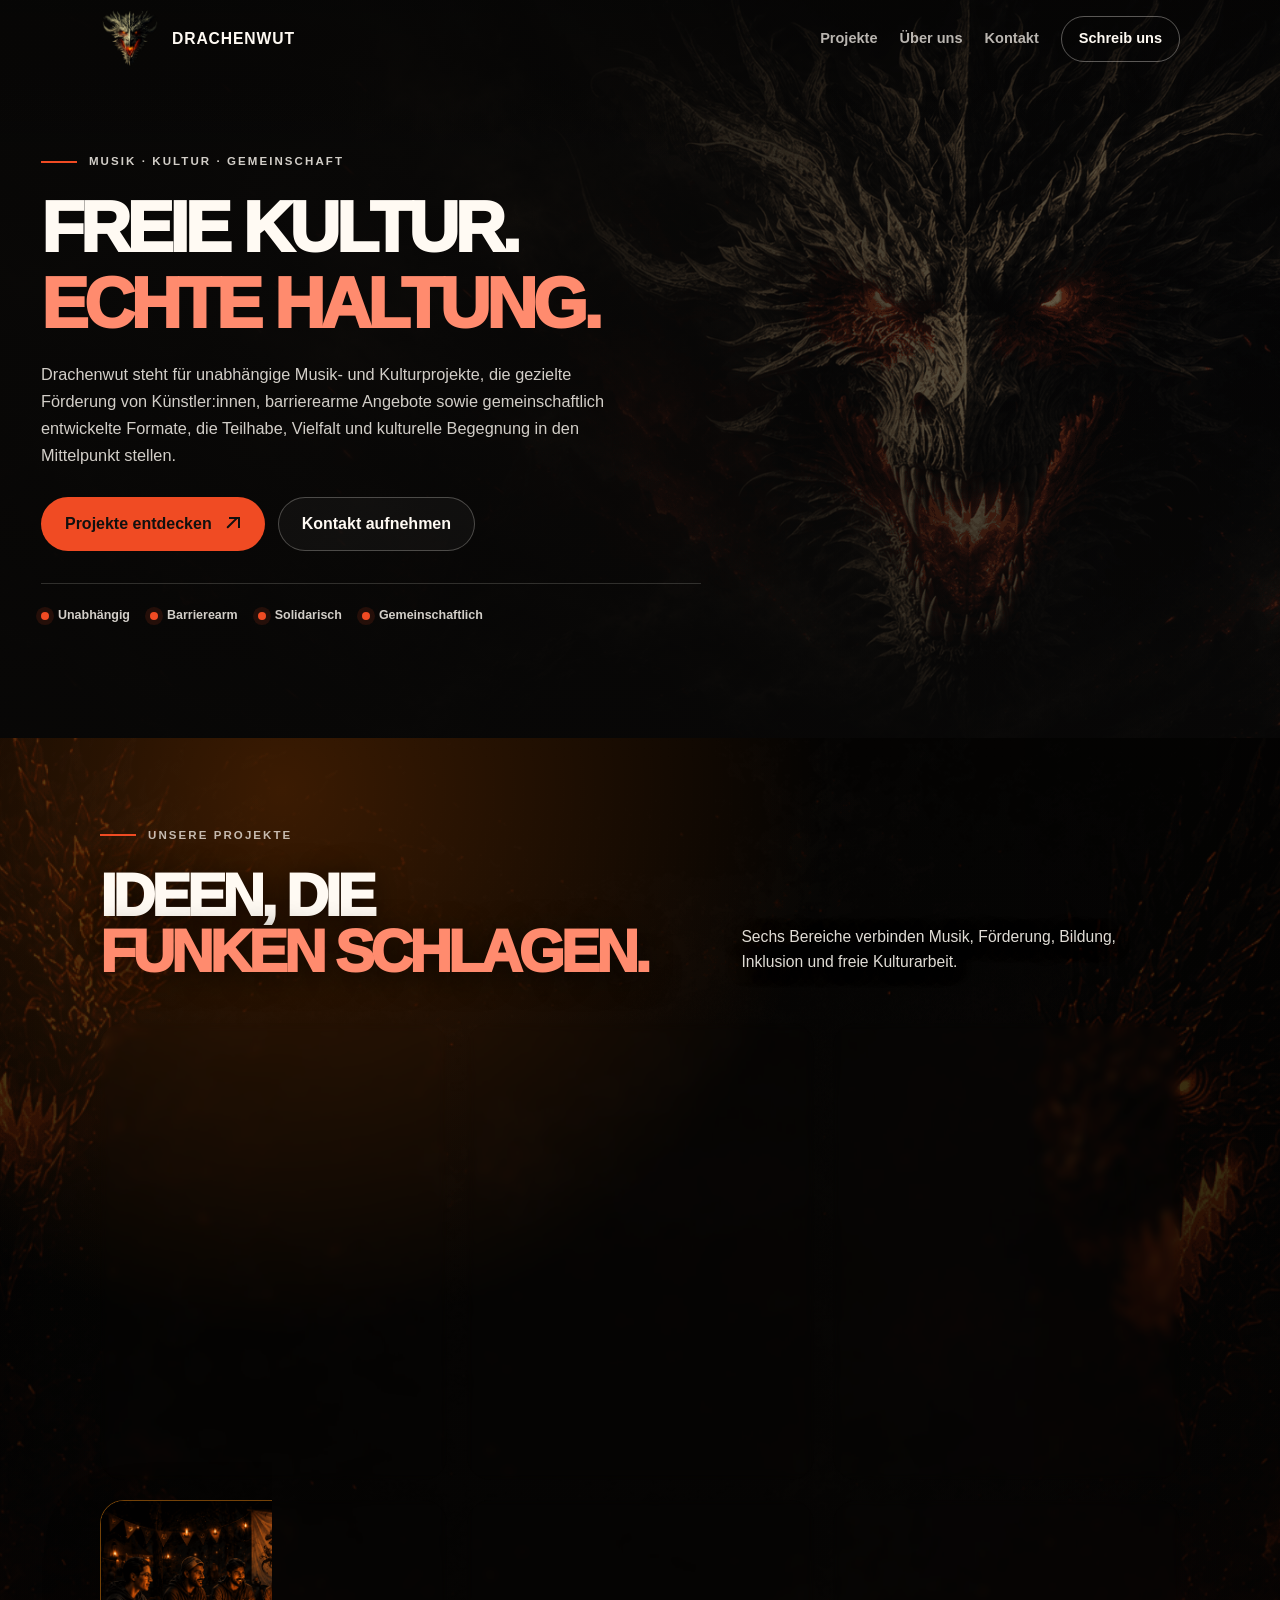
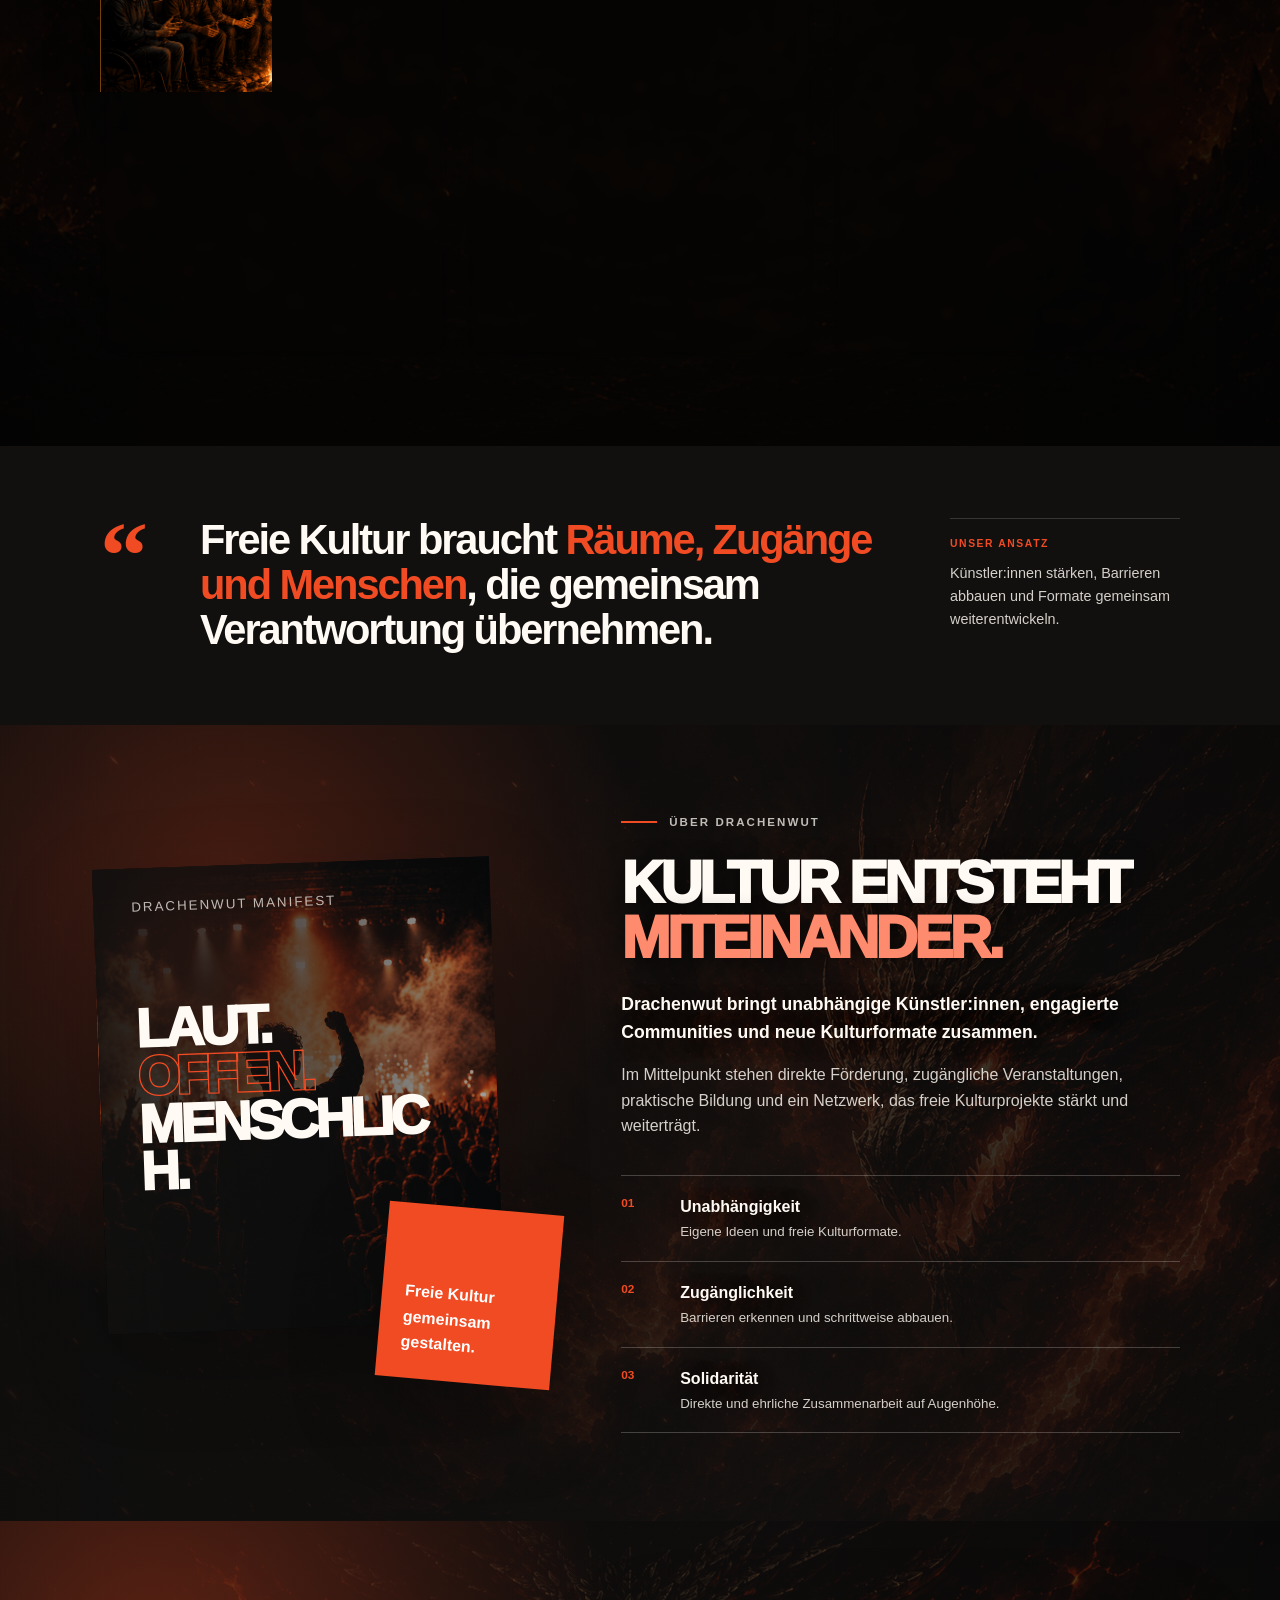
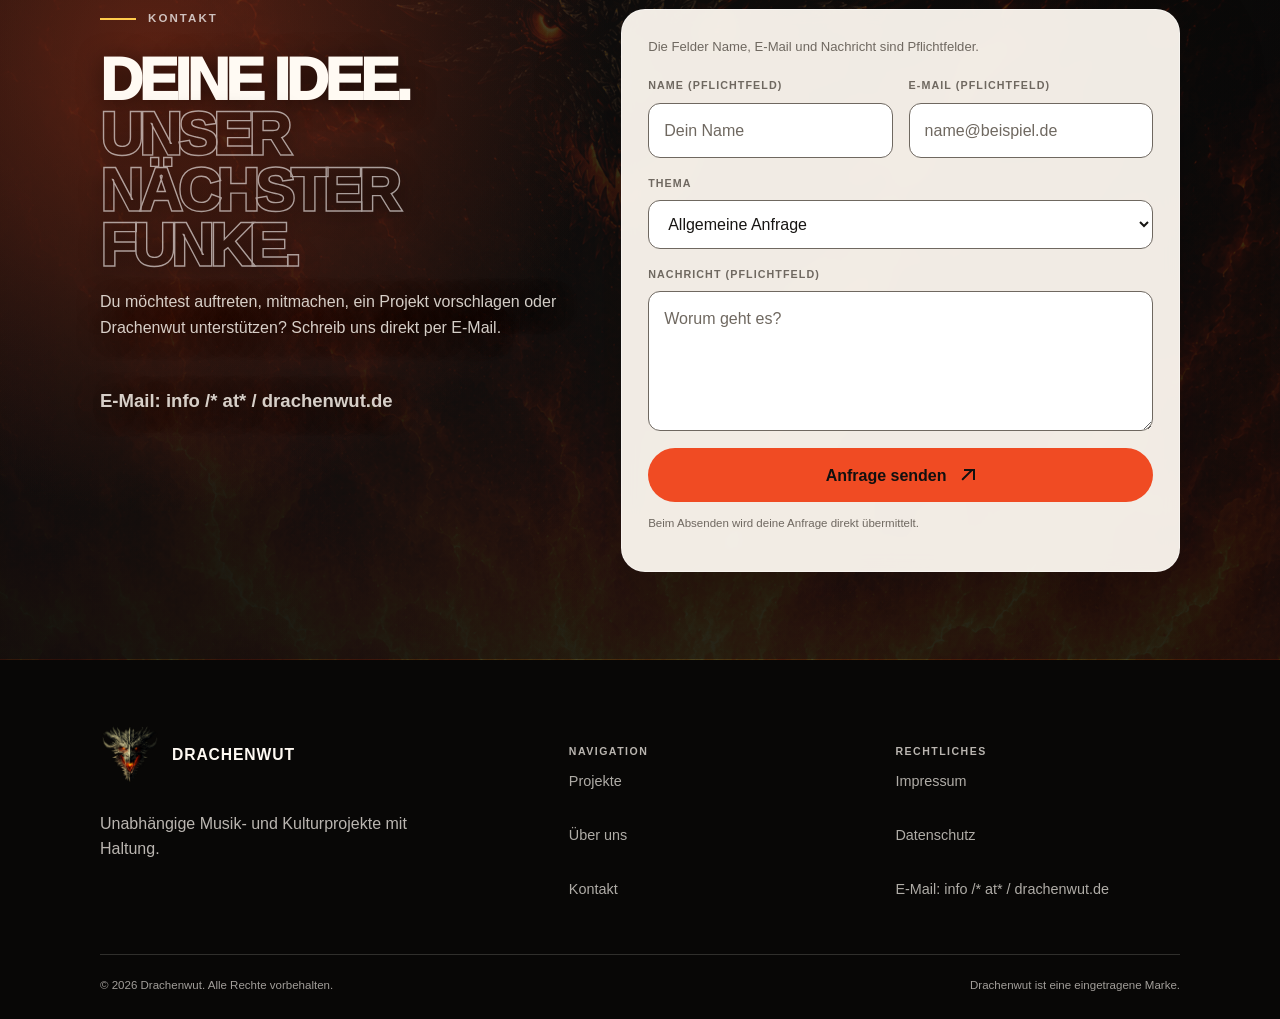
<file: flammenwacht-website.html>
<!DOCTYPE html>
<html lang="de">
<head>
  <meta charset="UTF-8">
  <meta name="viewport" content="width=device-width, initial-scale=1.0">
  <meta name="description" content="Drachenwut – unabhängige Musik- und Kulturprojekte, Künstler:innenförderung, Inklusion, Workshops und freie Kultur.">
  <meta name="theme-color" content="#11100f">
<title>Drachenwut | Freie Kultur mit Haltung</title>
  <script>document.documentElement.classList.add('js');</script>
  <style>
    :root {
      --bg: #11100f;
      --bg-soft: #191715;
      --paper: #f5f0e8;
      --paper-2: #ebe3d7;
      --text: #171513;
      --muted: #6f6860;
      --white: #fffaf3;
      --orange: #f04b23;
      --orange-dark: #c93413;
      --yellow: #ffcb4c;
      --border: rgba(23, 21, 19, .14);
      --border-light: rgba(255, 250, 243, .16);
      --shadow: 0 30px 90px rgba(0, 0, 0, .22);
      --radius: 24px;
      --container: min(1160px, calc(100% - 40px));
    }

    * { box-sizing: border-box; }
    html { scroll-behavior: smooth; }
    body {
      margin: 0;
      font-family: Arial, Helvetica, sans-serif;
      color: var(--text);
      background: var(--paper);
      line-height: 1.6;
      overflow-x: hidden;
    }
    body.menu-open { overflow: hidden; }
    a { color: inherit; text-decoration: none; }
    button, input, textarea, select { font: inherit; }
    img, svg { display: block; max-width: 100%; }
    ::selection { background: var(--orange); color: white; }

    .container { width: var(--container); margin-inline: auto; }
    .skip-link {
      position: fixed; top: -80px; left: 20px; z-index: 999;
      background: white; color: black; padding: 12px 18px; border-radius: 12px;
    }
    .skip-link:focus { top: 20px; }

    /* Header */
    .site-header {
      position: fixed; inset: 0 0 auto; z-index: 100;
      height: 78px; color: var(--white);
      transition: background .25s ease, box-shadow .25s ease;
    }
    .site-header.is-scrolled {
      background: rgba(17, 16, 15, .94);
      backdrop-filter: blur(14px);
      box-shadow: 0 12px 45px rgba(0, 0, 0, .18);
    }
    .nav-row { height: 100%; display: flex; align-items: center; justify-content: space-between; gap: 32px; }
    .brand { display: inline-flex; align-items: center; gap: 12px; font-weight: 900; letter-spacing: .055em; }
    .brand-icon {
      width: 38px; height: 38px; display: grid; place-items: center;
      border-radius: 11px; background: var(--orange); transform: rotate(-4deg);
    }
    .brand-icon svg { width: 27px; fill: var(--white); }
    .brand-name { font-size: .98rem; }
    .brand-name sup { color: var(--yellow); font-size: .52rem; margin-left: 2px; }
    .nav-links { display: flex; align-items: center; gap: 28px; font-weight: 700; font-size: .91rem; }
    .nav-links a { color: rgba(255, 250, 243, .72); transition: color .2s ease; }
    .nav-links a:hover { color: var(--white); }
    .nav-links .nav-button {
      color: var(--white); border: 1px solid rgba(255, 250, 243, .34);
      padding: 10px 17px; border-radius: 999px;
    }
    .menu-button {
      display: none; width: 44px; height: 44px; border: 0; background: transparent;
      align-items: center; justify-content: center; flex-direction: column; gap: 5px; cursor: pointer;
    }
    .menu-button span { width: 25px; height: 2px; background: var(--white); transition: .25s ease; }

    /* Hero */
    .hero {
      position: relative; min-height: 900px; color: var(--white);
      background:
        radial-gradient(circle at 84% 19%, rgba(240, 75, 35, .24), transparent 31%),
        radial-gradient(circle at 5% 77%, rgba(255, 203, 76, .08), transparent 27%),
        var(--bg);
      overflow: hidden; padding: 145px 0 100px;
    }
    .hero::before {
      content: ""; position: absolute; inset: 0; opacity: .32;
      background-image:
        linear-gradient(rgba(255,255,255,.045) 1px, transparent 1px),
        linear-gradient(90deg, rgba(255,255,255,.045) 1px, transparent 1px);
      background-size: 58px 58px;
      mask-image: linear-gradient(to bottom, black 0%, transparent 88%);
    }
    .hero::after {
      content: ""; position: absolute; width: 650px; height: 650px; right: -285px; top: 80px;
      border: 1px solid rgba(255,255,255,.08); border-radius: 50%;
      box-shadow: 0 0 0 90px rgba(255,255,255,.018), 0 0 0 180px rgba(255,255,255,.012);
    }
    .hero-grid { position: relative; z-index: 2; display: grid; grid-template-columns: 1.08fr .92fr; gap: 74px; align-items: center; }
    .eyebrow {
      margin: 0 0 24px; display: flex; align-items: center; gap: 12px;
      color: rgba(255,250,243,.57); text-transform: uppercase; letter-spacing: .18em;
      font-size: .72rem; font-weight: 900;
    }
    .eyebrow::before { content: ""; width: 36px; height: 2px; background: var(--orange); }
    .eyebrow.dark { color: var(--muted); }
    .hero h1 {
      margin: 0; max-width: 750px; font-size: clamp(4rem, 7.2vw, 7.4rem);
      line-height: .86; letter-spacing: -.07em; text-transform: uppercase; font-weight: 950;
    }
    .hero h1 .outline {
      color: transparent; -webkit-text-stroke: 1.5px var(--orange); text-stroke: 1.5px var(--orange);
    }
    .hero-lead { max-width: 650px; margin: 30px 0 0; color: rgba(255,250,243,.68); font-size: 1.12rem; }
    .hero-actions { display: flex; flex-wrap: wrap; gap: 13px; margin-top: 34px; }
    .button {
      min-height: 54px; display: inline-flex; align-items: center; justify-content: center; gap: 14px;
      padding: 0 23px; border: 1px solid transparent; border-radius: 999px;
      font-weight: 850; cursor: pointer; transition: transform .2s ease, background .2s ease, border-color .2s ease;
    }
    .button:hover { transform: translateY(-3px); }
    .button-primary { background: var(--orange); color: white; }
    .button-primary:hover { background: #ff5b31; }
    .button-secondary { color: var(--white); border-color: rgba(255,250,243,.25); background: rgba(255,255,255,.035); }
    .hero-points { display: flex; flex-wrap: wrap; gap: 22px; margin-top: 42px; padding-top: 29px; border-top: 1px solid var(--border-light); }
    .hero-points span { display: inline-flex; align-items: center; gap: 9px; color: rgba(255,250,243,.56); font-size: .78rem; font-weight: 700; }
    .hero-points i { width: 8px; height: 8px; background: var(--orange); border-radius: 50%; box-shadow: 0 0 0 5px rgba(240,75,35,.12); }

    .hero-visual { position: relative; min-height: 600px; display: grid; place-items: center; }
    .poster {
      position: relative; width: min(100%, 430px); aspect-ratio: .74; overflow: hidden;
      background: linear-gradient(145deg, #f7f0e4, #ded3c4); color: var(--text);
      padding: 28px; transform: rotate(3.5deg); box-shadow: var(--shadow);
      display: flex; flex-direction: column;
    }
    .poster::before {
      content: ""; position: absolute; inset: 0; opacity: .14;
      background-image: radial-gradient(#171513 .8px, transparent .8px); background-size: 5px 5px;
    }
    .poster > * { position: relative; z-index: 1; }
    .poster-meta { display: flex; justify-content: space-between; gap: 20px; font-size: .58rem; font-weight: 900; letter-spacing: .16em; }
    .dragon-mark { width: 78%; margin: 30px auto -12px; }
    .dragon-mark svg { fill: var(--orange); filter: drop-shadow(0 12px 15px rgba(240,75,35,.14)); }
    .poster-title { margin-top: auto; font-size: clamp(4rem, 7vw, 6.8rem); line-height: .75; letter-spacing: -.095em; font-weight: 950; }
    .poster-footer { display: flex; justify-content: space-between; margin-top: 25px; padding-top: 12px; border-top: 1px solid rgba(23,21,19,.38); font-size: .58rem; font-weight: 900; letter-spacing: .12em; }
    .tag {
      position: absolute; z-index: 3; padding: 10px 16px; box-shadow: 0 18px 40px rgba(0,0,0,.24);
      font-size: .68rem; font-weight: 900; letter-spacing: .12em; transform: rotate(-8deg);
    }
    .tag-one { left: -3px; top: 21%; color: var(--text); background: var(--white); }
    .tag-two { right: -4px; bottom: 18%; color: white; background: var(--orange); transform: rotate(8deg); }

    /* Shared sections */
    section { scroll-margin-top: 78px; }
    .section { padding: 120px 0; }
    .section-head { display: grid; grid-template-columns: 1.25fr .75fr; gap: 80px; align-items: end; margin-bottom: 62px; }
    .section-head h2, .about-copy h2, .contact-copy h2 {
      margin: 0; font-size: clamp(3rem, 5.8vw, 5.8rem); line-height: .9;
      letter-spacing: -.065em; text-transform: uppercase; font-weight: 950;
    }
    .section-head h2 span, .about-copy h2 span, .contact-copy h2 span {
      color: transparent; -webkit-text-stroke: 1.4px currentColor; text-stroke: 1.4px currentColor; opacity: .58;
    }
    .section-head > p { margin: 0 0 5px; max-width: 480px; color: var(--muted); font-size: 1.04rem; }

    /* Projects */
    .projects { background: var(--paper); }
    .project-grid { display: grid; grid-template-columns: repeat(3, 1fr); gap: 18px; }
    .project-card {
      min-height: 0; padding: 0; border: 1px solid var(--border); border-radius: var(--radius);
      background: rgba(255,255,255,.34); display: flex; flex-direction: column; overflow: hidden;
      position: relative; transition: transform .25s ease, background .25s ease, box-shadow .25s ease;
    }
    .project-card:hover { transform: translateY(-7px); background: var(--white); box-shadow: 0 25px 65px rgba(35,25,18,.10); }
    .project-card.featured { background: var(--orange); color: white; border-color: var(--orange); }
    .project-card.featured::after {
      content: ""; position: absolute; width: 230px; height: 230px; right: -95px; top: -90px;
      border: 42px solid rgba(255,255,255,.11); border-radius: 50%; pointer-events: none;
    }
    .card-top { display: flex; justify-content: space-between; align-items: flex-start; padding: 22px 24px 0; position: relative; z-index: 2; }
    .project-image {
      position: relative; z-index: 2; width: 100%; margin: 0;
      overflow: hidden; border-radius: 0; background: rgba(23,21,19,.05);
      border: 0; border-bottom: 1px solid rgba(23,21,19,.10);
    }
    .project-card.featured .project-image { background: rgba(255,255,255,.10); border-bottom-color: rgba(255,255,255,.22); }
    .project-image img {
      display: block; width: 100%; height: auto; max-height: none;
      object-fit: contain; object-position: center; transition: transform .45s ease;
    }
    .project-card:hover .project-image img { transform: scale(1.015); }
    .card-number { font-size: .72rem; font-weight: 900; letter-spacing: .11em; opacity: .55; }
    .card-symbol {
      width: 45px; height: 45px; display: grid; place-items: center;
      border: 1px solid currentColor; border-radius: 50%; font-size: 1.2rem; opacity: .72;
    }
    .card-content { margin-top: auto; padding: 24px; position: relative; z-index: 2; }
    .card-label { margin: 0 0 8px; text-transform: uppercase; letter-spacing: .14em; font-size: .65rem; font-weight: 900; opacity: .58; }
    .card-content h3 { margin: 0; font-size: 1.55rem; line-height: 1.05; letter-spacing: -.035em; }
    .card-content p:last-child { margin: 17px 0 0; opacity: .67; font-size: .93rem; }

    /* Statement */
    .statement { padding: 100px 0; background: var(--bg); color: var(--white); }
    .statement-grid { display: grid; grid-template-columns: 90px 1fr 260px; gap: 45px; align-items: start; }
    .quote-mark { color: var(--orange); font: 900 8rem/.8 Georgia, serif; }
    blockquote { margin: 0; font-size: clamp(2.2rem, 4.2vw, 4.4rem); line-height: 1.03; letter-spacing: -.05em; font-weight: 850; }
    blockquote em { color: var(--orange); font-style: normal; }
    .statement-aside { border-top: 1px solid var(--border-light); padding-top: 17px; color: rgba(255,250,243,.53); font-size: .9rem; }
    .statement-aside strong { display: block; margin-bottom: 9px; color: var(--orange); text-transform: uppercase; letter-spacing: .15em; font-size: .65rem; }

    /* About */
    .about { background: var(--paper-2); }
    .about-grid { display: grid; grid-template-columns: .9fr 1.1fr; gap: 90px; align-items: center; }
    .manifest { position: relative; min-height: 600px; }
    /* Place uber.png next to this HTML file to show it inside the manifest card. */
    .manifest-main {
      position: absolute; inset: 0 60px 55px 0; padding: 38px;
      background-color: var(--bg);
      background-image: url("images/uber.png");
      background-size: cover;
      background-position: center;
      background-repeat: no-repeat;
      color: var(--white); box-shadow: var(--shadow); transform: rotate(-2deg);
      display: flex; flex-direction: column; justify-content: center; overflow: hidden;
    }
    .manifest-main::before {
      content: "";
      position: absolute;
      inset: 0;
      z-index: 0;
      background:
        linear-gradient(90deg, rgba(17,16,15,.92) 0%, rgba(17,16,15,.66) 58%, rgba(17,16,15,.38) 100%),
        radial-gradient(circle at 20% 16%, rgba(240,75,35,.42), transparent 34%);
    }
    .manifest-main > * { position: relative; z-index: 1; }
    .manifest-main small { position: absolute; top: 28px; left: 38px; color: rgba(255,250,243,.72); text-transform: uppercase; letter-spacing: .15em; }
    .manifest-word { position: relative; font-size: clamp(3rem, 5.1vw, 5.2rem); line-height: .88; letter-spacing: -.075em; font-weight: 950; }
    .manifest-word.outline { color: transparent; -webkit-text-stroke: 1.3px var(--orange); text-stroke: 1.3px var(--orange); }
    .manifest-stamp {
      position: absolute; right: 0; bottom: 0; width: 175px; min-height: 175px; padding: 23px;
      background: var(--orange); color: white; box-shadow: var(--shadow); transform: rotate(5deg);
      display: flex; flex-direction: column; justify-content: space-between; font-weight: 850;
    }
    .manifest-stamp svg { width: 55px; fill: var(--yellow); }
    .about-copy .lead { margin: 30px 0 15px; font-size: 1.22rem; font-weight: 700; }
    .about-copy > p:not(.eyebrow):not(.lead) { color: var(--muted); }
    .value-list { list-style: none; margin: 36px 0 0; padding: 0; border-top: 1px solid var(--border); }
    .value-list li { display: grid; grid-template-columns: 45px 1fr; gap: 14px; padding: 18px 0; border-bottom: 1px solid var(--border); }
    .value-list > li > span { color: var(--orange); font-weight: 900; font-size: .74rem; }
    .value-list strong { display: block; }
    .value-list small { display: block; margin-top: 2px; color: var(--muted); }

    /* Contact */
    .contact { background: var(--orange); color: white; }
    .contact-grid { display: grid; grid-template-columns: .9fr 1.1fr; gap: 85px; align-items: start; }
    .contact-copy .eyebrow { color: rgba(255,255,255,.72); }
    .contact-copy .eyebrow::before { background: var(--yellow); }
    .contact-copy h2 span { -webkit-text-stroke-color: white; text-stroke-color: white; }
    .contact-copy > p:not(.eyebrow) { max-width: 540px; color: rgba(255,255,255,.78); }
    .mail-link { display: inline-flex; align-items: center; gap: 13px; margin-top: 22px; font-weight: 900; font-size: 1.16rem; }
    .contact-form { padding: 30px; border-radius: var(--radius); background: var(--white); color: var(--text); box-shadow: var(--shadow); }
    .form-row { display: grid; grid-template-columns: 1fr 1fr; gap: 16px; }
    .contact-form label { display: grid; gap: 8px; margin-bottom: 17px; }
    .contact-form label span { color: var(--muted); text-transform: uppercase; letter-spacing: .1em; font-size: .67rem; font-weight: 900; }
    .contact-form input, .contact-form textarea, .contact-form select {
      width: 100%; border: 1px solid var(--border); border-radius: 12px; background: #fff;
      color: var(--text); padding: 14px 15px; outline: none;
    }
    .contact-form input:focus, .contact-form textarea:focus, .contact-form select:focus { border-color: var(--orange); box-shadow: 0 0 0 3px rgba(240,75,35,.10); }
    .contact-form textarea { min-height: 140px; resize: vertical; }
    .contact-form .button { width: 100%; border: 0; }
    .form-note, .form-status { margin: 12px 0 0; color: var(--muted); font-size: .72rem; }
    .form-status.error { color: var(--orange-dark); }

    /* Legal */
    .legal { background: var(--paper); }
    .legal-grid { display: grid; grid-template-columns: 1fr 1fr; gap: 22px; }
    .legal-card { padding: 30px; border: 1px solid var(--border); border-radius: var(--radius); background: rgba(255,255,255,.42); }
    .legal-card h3 { margin: 0 0 20px; font-size: 1.65rem; letter-spacing: -.03em; }
    .legal-card h4 { margin: 24px 0 5px; font-size: .95rem; }
    .legal-card p { margin: 0; color: var(--muted); font-size: .9rem; }
    .legal-card a { color: var(--orange-dark); text-decoration: underline; }
    .legal-note { margin-top: 18px; color: var(--muted); font-size: .76rem; }

    /* Footer */
    .site-footer { background: #080706; color: var(--white); padding: 65px 0 25px; }
    .footer-main { display: grid; grid-template-columns: 1.2fr .8fr .8fr; gap: 55px; padding-bottom: 52px; }
    .footer-main p { margin: 18px 0 0; color: rgba(255,250,243,.47); max-width: 330px; }
    .footer-title { margin: 0 0 15px; color: rgba(255,250,243,.38); text-transform: uppercase; letter-spacing: .14em; font-size: .66rem; font-weight: 900; }
    .footer-links { display: grid; gap: 10px; }
    .footer-links a { color: rgba(255,250,243,.68); font-size: .9rem; }
    .footer-links a:hover { color: var(--orange); }
    .footer-bottom { display: flex; justify-content: space-between; gap: 20px; border-top: 1px solid var(--border-light); padding-top: 21px; }
    .footer-bottom p { margin: 0; color: rgba(255,250,243,.37); font-size: .72rem; }

    /* Animation: light, smooth entrance without delaying interaction */
    body {
      opacity: 1;
    }

    .js body {
      opacity: 0;
      transition: opacity .52s cubic-bezier(.22, 1, .36, 1);
    }

    .js body.page-loaded {
      opacity: 1;
    }

    .js .site-header {
      opacity: 0;
      transform: translateY(-8px);
      transition:
        opacity .46s cubic-bezier(.22, 1, .36, 1) .08s,
        transform .46s cubic-bezier(.22, 1, .36, 1) .08s,
        background .25s ease,
        box-shadow .25s ease;
    }

    .js body.page-loaded .site-header {
      opacity: 1;
      transform: translateY(0);
    }

    .reveal { opacity: 1; transform: none; }
    .js .reveal {
      opacity: 0;
      transform: translateY(14px);
      transition:
        opacity .62s cubic-bezier(.22, 1, .36, 1),
        transform .62s cubic-bezier(.22, 1, .36, 1);
      will-change: opacity, transform;
    }
    .js .reveal.visible {
      opacity: 1;
      transform: translateY(0);
      will-change: auto;
    }
    .delay-1 { transition-delay: .07s; }
    .delay-2 { transition-delay: .14s; }

    @media (prefers-reduced-motion: reduce) {
      html { scroll-behavior: auto; }
      *, *::before, *::after { animation: none !important; transition-duration: .01ms !important; }
      .js body,
      .js .site-header,
      .reveal,
      .js .reveal {
        opacity: 1;
        transform: none;
      }
    }

    @media (max-width: 760px) {
      .js body { transition-duration: .42s; }
      .js .reveal {
        transform: translateY(10px);
        transition-duration: .52s;
      }
    }

    @media (max-width: 980px) {
      .hero { min-height: auto; }
      .hero-grid, .about-grid, .contact-grid { grid-template-columns: 1fr; }
      .hero-visual { min-height: 570px; margin-top: 15px; }
      .section-head { grid-template-columns: 1fr; gap: 23px; }
      .project-grid { grid-template-columns: repeat(2, 1fr); }
      .statement-grid { grid-template-columns: 70px 1fr; }
      .statement-aside { grid-column: 2; }
      .about-grid, .contact-grid { gap: 62px; }
      .manifest { width: min(620px, 100%); }
      .legal-grid { grid-template-columns: 1fr; }
    }

    @media (max-width: 760px) {
      :root { --container: min(100% - 28px, 1160px); }
      .site-header { height: 70px; }
      .menu-button { display: flex; position: relative; z-index: 102; }
      .menu-button[aria-expanded="true"] span:nth-child(1) { transform: translateY(7px) rotate(45deg); }
      .menu-button[aria-expanded="true"] span:nth-child(2) { opacity: 0; }
      .menu-button[aria-expanded="true"] span:nth-child(3) { transform: translateY(-7px) rotate(-45deg); }
      .nav-links {
        position: fixed; inset: 0; z-index: 101; background: rgba(17,16,15,.99);
        display: flex; flex-direction: column; justify-content: center; align-items: flex-start;
        padding: 38px; gap: 21px; transform: translateX(100%); transition: transform .3s ease;
      }
      .nav-links.open { transform: translateX(0); }
      .nav-links a { font-size: 1.55rem; }
      .nav-links .nav-button { padding: 0; border: 0; }
      .hero { padding: 118px 0 90px; }
      .hero h1 { font-size: clamp(3.6rem, 17vw, 5.2rem); }
      .hero-visual { min-height: 500px; }
      .poster { max-width: 340px; }
      .poster-title { font-size: 4.3rem; }
      .section { padding: 88px 0; }
      .projects { padding-top: 88px; }
      .projects-body { padding-bottom: 48px; }
      .projects-hero { min-height: 420px; background-position: 42% top; }
      .project-grid { grid-template-columns: 1fr; }
      .project-card { min-height: 0; }
      .statement { padding: 78px 0; }
      .statement-grid { grid-template-columns: 1fr; gap: 12px; }
      .statement-aside { grid-column: 1; margin-top: 22px; }
      .quote-mark { font-size: 5rem; }
      .manifest { min-height: 510px; }
      .manifest-main { right: 34px; padding: 25px; }
      .manifest-main small { top: 24px; left: 25px; }
      .manifest-stamp { width: 158px; min-height: 158px; }
      .form-row { grid-template-columns: 1fr; gap: 0; }
      .contact-form { padding: 21px; }
      .footer-main { grid-template-columns: 1fr; gap: 30px; }
      .footer-bottom { flex-direction: column; }
    }

    @media (max-width: 430px) {
      .brand-name { font-size: .83rem; }
      .hero-actions .button { width: 100%; }
      .hero-points { display: grid; grid-template-columns: 1fr 1fr; }
      .poster-title { font-size: 3.75rem; }
      .tag { font-size: .58rem; padding: 8px 11px; }
      .legal-card { padding: 22px; }
    }
.brand-icon.dragon-logo {
      width: 56px;
      height: 56px;
      flex: 0 0 56px;
      padding: 0;
      border-radius: 0;
      transform: none;
      overflow: visible;
      background-color: transparent;
      background-image: url("images/logo.png");
      background-size: contain;
      background-position: center;
      background-repeat: no-repeat;
      border: 0;
      box-shadow: none;
    }

    .brand-icon.dragon-logo svg {
      display: none;
    }

    .hero-visual {
      position: relative;
      min-height: 650px;
      display: grid;
      place-items: center;
      isolation: isolate;
    }

    .hero-visual::before {
      content: "";
      position: absolute;
      width: 88%;
      aspect-ratio: 1;
      border-radius: 50%;
      background: radial-gradient(circle, rgba(240,75,35,.30), rgba(240,75,35,0) 68%);
      filter: blur(18px);
      z-index: -1;
    }

    .dragon-hero-card {
      position: relative;
      width: min(100%, 500px);
      min-height: 620px;
      border-radius: 34px;
      overflow: hidden;
      background-image:
        linear-gradient(to top, rgba(5,6,8,.96) 0%, rgba(5,6,8,.26) 48%, rgba(5,6,8,.08) 100%),
        linear-gradient(transparent, transparent);
      background-size: cover;
      background-position: center center;
      background-repeat: no-repeat;
      border: 1px solid rgba(255,255,255,.16);
      box-shadow: 0 38px 100px rgba(0,0,0,.52), 0 0 60px rgba(240,75,35,.12);
      transform: rotate(1.6deg);
    }

    .dragon-hero-card::after {
      content: "";
      position: absolute;
      inset: 0;
      border-radius: inherit;
      box-shadow: inset 0 0 0 1px rgba(255,255,255,.07), inset 0 -130px 120px rgba(0,0,0,.32);
      pointer-events: none;
    }

    .dragon-image-shade {
      position: absolute;
      inset: 0;
      background:
        radial-gradient(circle at 43% 45%, rgba(255,84,25,.12), transparent 12%),
        radial-gradient(circle at 61% 45%, rgba(255,84,25,.12), transparent 12%);
      mix-blend-mode: screen;
    }

    .dragon-image-copy {
      position: absolute;
      z-index: 2;
      left: 30px;
      right: 30px;
      bottom: 28px;
      display: grid;
      gap: 8px;
      color: var(--white);
    }

    .dragon-image-copy span {
      color: var(--orange);
      font-size: .70rem;
      font-weight: 900;
      letter-spacing: .20em;
    }

    .dragon-image-copy strong {
      max-width: 390px;
      font-size: clamp(2rem, 4vw, 3.4rem);
      line-height: .92;
      letter-spacing: -.055em;
      text-transform: uppercase;
    }

    .dragon-badge {
      position: absolute;
      z-index: 4;
      padding: 11px 17px;
      font-size: .68rem;
      font-weight: 950;
      letter-spacing: .12em;
      border-radius: 999px;
      box-shadow: 0 14px 34px rgba(0,0,0,.35);
    }

    .dragon-badge-one {
      top: 13%;
      right: -8px;
      color: #11100f;
      background: var(--yellow);
      transform: rotate(7deg);
    }

    .dragon-badge-two {
      bottom: 15%;
      left: -8px;
      color: var(--white);
      background: var(--orange);
      transform: rotate(-7deg);
    }

    @media (max-width: 980px) {
      .hero-visual {
        min-height: 610px;
      }
      .dragon-hero-card {
        min-height: 580px;
        max-width: 500px;
      }
    }

    @media (max-width: 760px) {
      .brand-icon.dragon-logo {
        width: 48px;
        height: 48px;
        flex-basis: 48px;
      }
      .hero-visual {
        min-height: 520px;
        margin-top: 18px;
      }
      .dragon-hero-card {
        min-height: 500px;
        border-radius: 25px;
        transform: none;
      }
      .dragon-image-copy {
        left: 22px;
        right: 22px;
        bottom: 22px;
      }
      .dragon-badge-one {
        right: 2px;
      }
      .dragon-badge-two {
        left: 2px;
      }
    }

    @media (max-width: 420px) {
      .dragon-hero-card {
        min-height: 445px;
      }
      .dragon-image-copy strong {
        font-size: 2rem;
      }
      .dragon-badge {
        padding: 8px 11px;
        font-size: .57rem;
      }
    }

  

    /* Full-image hero: place hero.png next to this HTML file */
    .hero {
      min-height: 100svh;
      display: flex;
      align-items: center;
      padding: 125px 0 80px;
      background:
        linear-gradient(0deg, rgba(10, 9, 8, .62) 0%, rgba(10, 9, 8, .28) 52%, rgba(10, 9, 8, .48) 100%),
        radial-gradient(circle at center, rgba(10, 9, 8, .18) 0%, rgba(10, 9, 8, .48) 100%),
        linear-gradient(transparent, transparent) center center / cover no-repeat;
    }

    .hero::before {
      content: "";
      position: absolute;
      inset: 0;
      opacity: 1;
      background: linear-gradient(to bottom, rgba(0, 0, 0, .20), transparent 28%);
      mask-image: none;
      pointer-events: none;
    }

    .hero::after { display: none; }

    /* Keep only the original hero text layout over the full background image */
    .hero-grid {
      position: relative;
      z-index: 2;
      display: grid;
      grid-template-columns: 1fr;
      gap: 0;
      align-items: center;
      width: 100%;
    }

    .hero-copy {
      width: min(100%, 760px);
      max-width: 760px;
      margin: 0 0 0 clamp(32px, 5vw, 72px);
      padding-right: 56px;
      text-align: left;
    }

    .hero h1 {
      max-width: 720px;
      font-size: clamp(3.6rem, 6.6vw, 7rem);
      line-height: .94;
      overflow-wrap: break-word;
    }

    .hero h1 .outline {
      display: inline-block;
      margin-top: .14em;
    }

    .hero-copy .eyebrow,
    .hero-actions,
    .hero-points {
      justify-content: flex-start;
    }

    .hero-lead {
      max-width: 650px;
      margin: 30px 0 0;
    }

    @media (max-width: 980px) {
      .hero-copy {
        width: min(calc(100% - 32px), 720px);
        max-width: 720px;
        margin-left: 32px;
        padding-right: 36px;
      }
    }

    @media (max-width: 760px) {
      .hero {
        min-height: 100svh;
        padding: 110px 0 72px;
        background-position: 62% center;
      }

      .hero-copy {
        width: 100%;
        max-width: 100%;
        margin-left: 0;
        padding-right: 14px;
      }

      .hero h1 {
        max-width: 100%;
        font-size: clamp(3.2rem, 14vw, 5.2rem);
      }
    }



    /* Projekte: hero2.png als Hintergrund nur in diesem Abschnitt */
    .projects {
      position: relative;
      isolation: isolate;
      padding: 120px 0;
      color: var(--white);
      background:
        linear-gradient(180deg, rgba(5,4,3,.72) 0%, rgba(5,4,3,.84) 48%, rgba(5,4,3,.92) 100%),
        url("images/hero2.png") center top / cover no-repeat;
      overflow: hidden;
    }

    .projects::before {
      content: "";
      position: absolute;
      inset: 0;
      z-index: -1;
      pointer-events: none;
      background:
        radial-gradient(circle at 22% 4%, rgba(255,112,0,.22), transparent 34%),
        linear-gradient(90deg, rgba(0,0,0,.18), transparent 35%, rgba(0,0,0,.18));
    }

    .projects-body {
      position: relative;
      z-index: 1;
      padding-bottom: 0;
    }

    .projects .eyebrow.dark {
      color: rgba(255,250,243,.72);
    }

    .projects .section-head h2 {
      color: var(--white);
      text-shadow: 0 5px 30px rgba(0,0,0,.72);
    }

    .projects .section-head h2 span {
      color: var(--orange);
      -webkit-text-stroke: 0;
      text-stroke: 0;
      opacity: 1;
    }

    .projects .section-head > p {
      color: rgba(255,250,243,.88);
      text-shadow: 0 3px 18px rgba(0,0,0,.75);
    }

    .projects .project-card {
      background: rgba(17,16,15,.90);
      color: var(--white);
      border-color: rgba(255,138,0,.42);
      box-shadow: 0 20px 55px rgba(0,0,0,.30);
      backdrop-filter: blur(4px);
    }

    .projects .project-card:hover {
      background: rgba(23,21,19,.96);
      box-shadow: 0 28px 70px rgba(0,0,0,.46);
    }

    .projects .project-card.featured {
      background: rgba(240,75,35,.94);
      border-color: var(--orange);
    }

    .projects .project-card .project-image {
      border-bottom-color: rgba(255,255,255,.16);
    }

    .projects .card-content p:last-child,
    .projects .card-label,
    .projects .card-number,
    .projects .card-symbol {
      opacity: .86;
    }

    @media (max-width: 980px) {
      .projects {
        background-position: 38% top;
      }
    }

    @media (max-width: 760px) {
      .projects {
        padding: 88px 0;
        background-position: 32% top;
        background-attachment: scroll;
      }
    }


    /* Final responsive corrections: balanced desktop scale and complete images */
    :root {
      --container: min(1080px, calc(100% - 48px));
    }

    html {
      min-width: 320px;
      font-size: 16px;
    }

    body {
      overflow-wrap: break-word;
    }

    .hero-grid > *,
    .section-head > *,
    .project-grid > *,
    .statement-grid > *,
    .about-grid > *,
    .contact-grid > *,
    .footer-main > * {
      min-width: 0;
    }

    .nav-links {
      gap: 22px;
    }

    .hero {
      min-height: clamp(680px, 82svh, 820px);
      padding: 108px 0 68px;
      background-color: #0c0b0a;
      background-image:
        linear-gradient(0deg, rgba(10, 9, 8, .70) 0%, rgba(10, 9, 8, .30) 52%, rgba(10, 9, 8, .52) 100%),
        radial-gradient(circle at center, rgba(10, 9, 8, .10) 0%, rgba(10, 9, 8, .46) 100%),
        url("images/hero.png");
      background-repeat: no-repeat, no-repeat, no-repeat;
      background-position: center, center, center;
      background-size: 100% 100%, 100% 100%, cover;
    }

    .hero-copy {
      width: min(100%, 660px);
      max-width: 660px;
      margin-left: clamp(28px, 3.2vw, 52px);
      padding-right: 0;
    }

    .hero h1 {
      max-width: 650px;
      font-size: clamp(3.65rem, 5.5vw, 5.45rem);
      line-height: .94;
      letter-spacing: -.06em;
    }

    .hero-lead {
      max-width: 610px;
      margin-top: 24px;
      font-size: 1.02rem;
      line-height: 1.65;
    }

    .hero-actions {
      margin-top: 28px;
    }

    .hero-points {
      margin-top: 32px;
      padding-top: 22px;
      gap: 16px 20px;
    }

    .section,
    .projects {
      padding-top: 88px;
      padding-bottom: 88px;
    }

    .section-head {
      grid-template-columns: minmax(0, 1.15fr) minmax(260px, .85fr);
      gap: 48px;
      margin-bottom: 44px;
    }

    .section-head h2,
    .about-copy h2,
    .contact-copy h2 {
      font-size: clamp(2.8rem, 4.6vw, 4.55rem);
      line-height: .94;
      overflow-wrap: anywhere;
    }

    .section-head > p {
      font-size: .98rem;
    }

    .projects {
      background-color: #090807;
      background-image:
        linear-gradient(180deg, rgba(5,4,3,.66) 0%, rgba(5,4,3,.80) 48%, rgba(5,4,3,.92) 100%),
        url("images/hero2.png");
      background-repeat: no-repeat, no-repeat;
      background-position: center top, center top;
      background-size: 100% 100%, cover;
    }

    .project-grid {
      grid-template-columns: repeat(3, minmax(0, 1fr));
      gap: 20px;
      align-items: stretch;
    }

    .project-card {
      width: 100%;
      min-width: 0;
    }

    .project-image {
      aspect-ratio: 16 / 10;
      display: grid;
      place-items: center;
      overflow: hidden;
      background-color: rgba(10, 9, 8, .72);
      background-image:
        linear-gradient(rgba(10,9,8,.24), rgba(10,9,8,.42)),
        linear-gradient(transparent, transparent);
      background-size: cover;
      background-position: center;
      background-repeat: no-repeat;
    }

    .project-image img {
      width: 100%;
      height: 100%;
      max-height: 100%;
      object-fit: contain;
      object-position: center;
      background: rgba(10, 9, 8, .92);
    }

    .project-image.image-missing::after {
      content: attr(data-missing-file);
      align-self: end;
      margin: 0 0 14px;
      padding: 6px 10px;
      border-radius: 999px;
      background: rgba(0,0,0,.68);
      color: rgba(255,255,255,.92);
      font-size: .68rem;
      font-weight: 800;
      letter-spacing: .04em;
    }

    .card-top {
      padding: 18px 21px 0;
    }

    .card-content {
      padding: 20px 21px 23px;
    }

    .card-content h3 {
      font-size: 1.38rem;
      line-height: 1.15;
      overflow-wrap: anywhere;
    }

    .card-content p:last-child {
      margin-top: 13px;
      font-size: .9rem;
      line-height: 1.55;
    }

    .statement {
      padding: 72px 0;
    }

    .statement-grid {
      grid-template-columns: 68px minmax(0, 1fr) 230px;
      gap: 32px;
    }

    .quote-mark {
      font-size: 6rem;
    }

    blockquote {
      font-size: clamp(2rem, 3.25vw, 3.25rem);
      line-height: 1.08;
      overflow-wrap: anywhere;
    }

    .about-grid,
    .contact-grid {
      gap: 64px;
    }

    .manifest {
      min-height: 520px;
    }

    .manifest-word {
      font-size: clamp(2.8rem, 4.25vw, 4.25rem);
      overflow-wrap: anywhere;
    }

    .about-copy .lead {
      margin-top: 24px;
      font-size: 1.1rem;
    }

    .contact-form {
      padding: 26px;
    }

    .mail-link {
      max-width: 100%;
      overflow-wrap: anywhere;
    }

    .footer-main {
      gap: 42px;
      padding-bottom: 42px;
    }

    @media (max-width: 1100px) {
      :root {
        --container: min(100% - 40px, 980px);
      }

      .project-grid {
        grid-template-columns: repeat(2, minmax(0, 1fr));
      }

      .section-head {
        grid-template-columns: 1fr;
        gap: 18px;
      }

      .section-head > p {
        max-width: 680px;
      }
    }

    @media (max-width: 980px) {
      .hero {
        min-height: 720px;
        padding-top: 105px;
        background-size: 100% 100%, 100% 100%, cover;
        background-position: center, center, 58% center;
      }

      .hero-copy {
        width: min(100%, 640px);
        max-width: 640px;
        margin-left: 18px;
        padding-right: 0;
      }

      .statement-grid {
        grid-template-columns: 56px minmax(0, 1fr);
      }

      .statement-aside {
        grid-column: 2;
      }
    }

    @media (max-width: 760px) {
      :root {
        --container: min(100% - 28px, 680px);
      }

      .hero {
        min-height: 680px;
        padding: 104px 0 58px;
        background-size: 100% 100%, 100% 100%, cover;
        background-position: center, center, 62% center;
      }

      .hero-copy {
        margin-left: 0;
      }

      .hero h1 {
        font-size: clamp(2.65rem, 12.5vw, 4.25rem);
        line-height: .98;
        letter-spacing: -.055em;
      }

      .hero-lead {
        margin-top: 20px;
        font-size: .96rem;
      }

      .hero-actions {
        margin-top: 24px;
      }

      .hero-points {
        display: grid;
        grid-template-columns: repeat(2, minmax(0, 1fr));
        gap: 13px;
      }

      .section,
      .projects {
        padding-top: 68px;
        padding-bottom: 68px;
      }

      .section-head {
        margin-bottom: 32px;
      }

      .section-head h2,
      .about-copy h2,
      .contact-copy h2 {
        font-size: clamp(2.35rem, 11vw, 3.55rem);
      }

      .project-grid {
        grid-template-columns: 1fr;
      }

      .project-image {
        aspect-ratio: 4 / 3;
      }

      .statement {
        padding: 58px 0;
      }

      .statement-grid {
        grid-template-columns: 1fr;
        gap: 10px;
      }

      .statement-aside {
        grid-column: 1;
      }

      .quote-mark {
        font-size: 4.5rem;
      }

      .manifest {
        min-height: 440px;
      }

      .manifest-main {
        inset: 0 28px 48px 0;
      }

      .manifest-word {
        font-size: clamp(2.3rem, 11vw, 3.5rem);
      }

      .manifest-stamp {
        width: 142px;
        min-height: 142px;
        padding: 18px;
      }

      .contact-form {
        padding: 20px;
      }
    }

    @media (max-width: 430px) {
      .brand-name {
        max-width: 170px;
        white-space: normal;
      }

      .hero {
        min-height: 700px;
      }

      .hero-points {
        grid-template-columns: 1fr;
      }

      .button {
        min-height: 50px;
        padding-inline: 18px;
      }

      .manifest {
        min-height: 400px;
      }

      .manifest-main {
        inset: 0 18px 42px 0;
        padding: 22px;
      }

      .manifest-stamp {
        width: 125px;
        min-height: 125px;
        padding: 15px;
        font-size: .84rem;
      }

      .legal-card {
        padding: 20px;
      }
    }

    /* Text-only version: all photographic imagery removed */
    .project-card { min-height: 230px; }
    .project-card .card-top { padding-top: 24px; }
    .project-card .card-content { padding-top: 18px; }
    .brand { gap: 10px; }
    .manifest-stamp { justify-content: flex-end; }


    /* Über-uns hero background: place uber.hero.png next to this HTML file */
    .about {
      position: relative;
      isolation: isolate;
      color: var(--white);
      background-color: #171513;
      background-image:
        linear-gradient(90deg, rgba(17,16,15,.88) 0%, rgba(17,16,15,.74) 52%, rgba(17,16,15,.66) 100%),
        linear-gradient(180deg, rgba(17,16,15,.18), rgba(17,16,15,.62)),
        url("images/uber.hero.png");
      background-repeat: no-repeat, no-repeat, no-repeat;
      background-position: center, center, center;
      background-size: 100% 100%, 100% 100%, cover;
      overflow: hidden;
    }

    .about::before {
      content: "";
      position: absolute;
      inset: 0;
      z-index: -1;
      pointer-events: none;
      background:
        radial-gradient(circle at 18% 22%, rgba(240,75,35,.26), transparent 34%),
        linear-gradient(90deg, rgba(0,0,0,.12), transparent 55%, rgba(0,0,0,.18));
    }

    .about .eyebrow.dark,
    .about-copy > p:not(.eyebrow):not(.lead),
    .about .value-list small {
      color: rgba(255,250,243,.74);
    }

    .about-copy h2,
    .about-copy .lead,
    .about .value-list strong {
      color: var(--white);
      text-shadow: 0 4px 24px rgba(0,0,0,.48);
    }

    .about-copy h2 span {
      -webkit-text-stroke-color: var(--orange);
      text-stroke-color: var(--orange);
      opacity: .92;
    }

    .about .value-list {
      border-top-color: rgba(255,250,243,.22);
    }

    .about .value-list li {
      border-bottom-color: rgba(255,250,243,.22);
    }

    @media (max-width: 980px) {
      .about {
        background-position: center, center, 58% center;
      }
    }

    @media (max-width: 760px) {
      .about {
        background-position: center, center, 62% center;
      }
    }


    /* Kontakt hero background: place kontakt.hero.png next to this HTML file */
    .contact {
      position: relative;
      isolation: isolate;
      color: var(--white);
      background-color: #171513;
      background-image:
        linear-gradient(90deg, rgba(17,16,15,.88) 0%, rgba(17,16,15,.72) 46%, rgba(17,16,15,.58) 100%),
        linear-gradient(180deg, rgba(17,16,15,.24), rgba(17,16,15,.68)),
        url("images/kontakt.hero.png");
      background-repeat: no-repeat, no-repeat, no-repeat;
      background-position: center, center, center;
      background-size: 100% 100%, 100% 100%, cover;
      overflow: hidden;
    }

    .contact::before {
      content: "";
      position: absolute;
      inset: 0;
      z-index: -1;
      pointer-events: none;
      background:
        radial-gradient(circle at 12% 18%, rgba(240,75,35,.34), transparent 36%),
        linear-gradient(90deg, rgba(0,0,0,.18), transparent 58%, rgba(0,0,0,.24));
    }

    .contact-grid {
      position: relative;
      z-index: 1;
    }

    .contact-copy h2,
    .contact-copy > p:not(.eyebrow),
    .contact .mail-link {
      text-shadow: 0 4px 24px rgba(0,0,0,.58);
    }

    .contact-copy > p:not(.eyebrow) {
      color: rgba(255,250,243,.84);
    }

    .contact-form {
      background: rgba(255,250,243,.94);
      border: 1px solid rgba(255,255,255,.38);
      backdrop-filter: blur(10px);
      -webkit-backdrop-filter: blur(10px);
    }

    @media (max-width: 980px) {
      .contact {
        background-position: center, center, 58% center;
      }
    }

    @media (max-width: 760px) {
      .contact {
        background-position: center, center, 62% center;
      }

      .contact-form {
        background: rgba(255,250,243,.97);
        backdrop-filter: blur(7px);
        -webkit-backdrop-filter: blur(7px);
      }
    }

  

    /* Accessibility pass: WCAG 2.2 AA-oriented colors and interaction states */
    :root {
      --orange-on-light: #c93413;
      --orange-surface: #f04b23;
      --orange-on-dark: #ff8b6e;
      --focus-inner: #ffcb4c;
      --focus-outer: #11100f;
      --control-border: #6f6860;
    }

    ::selection {
      background: var(--yellow);
      color: var(--bg);
    }

    /* A two-color indicator stays visible on both light and dark surfaces. */
    :where(a, button, input, textarea, select, [tabindex]):focus {
      outline: none;
    }

    :where(a, button, input, textarea, select, [tabindex]):focus-visible {
      outline: 3px solid var(--focus-outer);
      outline-offset: 5px;
      box-shadow: 0 0 0 3px var(--focus-inner);
    }

    main:focus,
    #main:focus {
      outline: none;
      box-shadow: none;
    }

    .skip-link {
      background: var(--white);
      color: var(--bg);
      border: 2px solid var(--bg);
      font-weight: 900;
      box-shadow: 0 0 0 3px var(--yellow);
    }

    .button-primary {
      background: var(--orange-surface);
      color: var(--bg);
    }

    .button-primary:hover {
      background: #ff704d;
      color: var(--bg);
    }

    .project-card.featured,
    .projects .project-card.featured {
      color: var(--bg);
    }

    .projects .project-card.featured .card-label,
    .projects .project-card.featured .card-number,
    .projects .project-card.featured .card-symbol,
    .projects .project-card.featured .card-content p:last-child {
      opacity: 1;
    }

    .project-card.featured .project-image,
    .projects .project-card.featured .project-image {
      border-bottom-color: rgba(17, 16, 15, .48);
    }

    /* Solid display text is easier to perceive than outline-only text. */
    .hero h1 .outline,
    .projects .section-head h2 span,
    .about-copy h2 span {
      color: var(--orange-on-dark);
      -webkit-text-stroke: 0;
      text-stroke: 0;
      opacity: 1;
    }

    /* Keep text positioned over imagery on a reliably darkened area. */
    .hero {
      background-image:
        linear-gradient(90deg, rgba(8,7,6,.94) 0%, rgba(8,7,6,.82) 48%, rgba(8,7,6,.42) 76%, rgba(8,7,6,.30) 100%),
        linear-gradient(0deg, rgba(10,9,8,.72) 0%, rgba(10,9,8,.34) 55%, rgba(10,9,8,.56) 100%),
        url("images/hero.png");
      background-repeat: no-repeat, no-repeat, no-repeat;
      background-position: center, center, center;
      background-size: 100% 100%, 100% 100%, cover;
    }

    .hero-lead,
    .hero-points span,
    .eyebrow,
    .statement-aside,
    .contact-copy > p:not(.eyebrow),
    .about-copy > p:not(.eyebrow):not(.lead),
    .about .value-list small {
      color: rgba(255,250,243,.82);
    }

    .footer-main p { color: rgba(255,250,243,.72); }
    .footer-title { color: rgba(255,250,243,.68); }
    .footer-bottom p { color: rgba(255,250,243,.62); }

    .nav-links a,
    .footer-links a,
    .mail-link,
    .legal-card a {
      text-underline-offset: .24em;
      text-decoration-thickness: .12em;
    }

    .nav-links a:hover,
    .nav-links a:focus-visible,
    .footer-links a:hover,
    .footer-links a:focus-visible,
    .mail-link:hover,
    .mail-link:focus-visible,
    .legal-card a:hover,
    .legal-card a:focus-visible {
      text-decoration-line: underline;
    }

    .nav-links a,
    .footer-links a,
    .mail-link {
      min-height: 44px;
      display: inline-flex;
      align-items: center;
    }

    .contact-form input,
    .contact-form textarea,
    .contact-form select {
      border-color: var(--control-border);
    }

    .contact-form input::placeholder,
    .contact-form textarea::placeholder {
      color: var(--muted);
      opacity: 1;
    }

    .contact-form input[aria-invalid="true"],
    .contact-form textarea[aria-invalid="true"] {
      border: 3px solid var(--orange-on-light);
      background-image: linear-gradient(90deg, rgba(201,52,19,.10), rgba(201,52,19,0));
    }

    .form-instructions {
      margin: 0 0 20px;
      color: var(--muted);
      font-size: .82rem;
    }

    .form-status.error {
      color: var(--orange-on-light);
      font-weight: 800;
    }

    @media (prefers-contrast: more) {
      .hero,
      .projects,
      .about,
      .contact {
        background-blend-mode: normal;
      }

      .project-card,
      .projects .project-card {
        background: #11100f;
        border-width: 2px;
      }

      .projects .project-card.featured {
        background: var(--orange-surface);
      }

      .contact-form {
        background: var(--white);
        backdrop-filter: none;
        -webkit-backdrop-filter: none;
      }
    }

    @media (forced-colors: active) {
      * {
        forced-color-adjust: auto;
      }

      .button,
      .project-card,
      .contact-form,
      .contact-form input,
      .contact-form textarea,
      .contact-form select,
      .nav-links .nav-button {
        border: 2px solid ButtonText;
      }

      :where(a, button, input, textarea, select, [tabindex]):focus-visible {
        outline: 3px solid Highlight;
        box-shadow: none;
      }
    }

    /* No-JavaScript fallback: navigation remains available on small screens. */
    @media (max-width: 760px) {
      html:not(.js) .site-header {
        position: static;
        height: auto;
        background: var(--bg);
      }

      html:not(.js) .nav-row {
        min-height: 70px;
        flex-wrap: wrap;
        padding-block: 10px;
      }

      html:not(.js) .menu-button {
        display: none;
      }

      html:not(.js) .nav-links {
        position: static;
        width: 100%;
        transform: none;
        padding: 8px 0 14px;
        flex-direction: row;
        flex-wrap: wrap;
        justify-content: flex-start;
        gap: 8px 20px;
      }

      html:not(.js) .nav-links a {
        font-size: 1rem;
      }
    }


    /* Logo only: logo.png, larger, no frame and no fallback */
    .brand {
      gap: 12px;
    }

    .brand-icon.dragon-logo {
      width: 60px;
      height: 60px;
      flex: 0 0 60px;
      padding: 0;
      border: 0;
      border-radius: 0;
      overflow: visible;
      background: transparent;
      box-shadow: none;
      transform: none;
      display: grid;
      place-items: center;
    }

    .brand-icon.dragon-logo img {
      grid-area: 1 / 1;
      display: block;
      width: 100%;
      height: 100%;
      max-width: none;
      object-fit: contain;
      object-position: center;
    }


    @media (max-width: 760px) {
      .brand {
        gap: 9px;
      }

      .brand-icon.dragon-logo {
        width: 50px;
        height: 50px;
        flex-basis: 50px;
      }

    }


    /* Phone composition: portrait artwork remains visible and text stays readable. */
    .hero-lead-mobile { display: none; }

    @media (max-width: 760px) {
      html { scroll-padding-top: 70px; }

      .site-header {
        background: linear-gradient(180deg, rgba(5,4,3,.94), rgba(5,4,3,.56) 72%, transparent);
      }

      .hero {
        min-height: max(860px, 100svh);
        padding: 92px 0 28px;
        align-items: flex-end;
        background-color: #060504;
        background-image:
          linear-gradient(180deg, rgba(4,3,3,.10) 0%, rgba(4,3,3,.12) 30%, rgba(4,3,3,.66) 58%, rgba(4,3,3,.98) 100%),
          radial-gradient(circle at 50% 20%, transparent 0%, rgba(4,3,3,.08) 46%, rgba(4,3,3,.55) 100%),
          url("images/hero.mobile.png");
        background-repeat: no-repeat, no-repeat, no-repeat;
        background-position: center, center, center top;
        background-size: 100% 100%, 100% 100%, cover;
      }

      .hero-grid { align-items: end; }

      .hero-copy {
        width: 100%;
        max-width: none;
        margin: 0;
        padding: 22px 18px 18px;
        border: 1px solid rgba(255,255,255,.16);
        border-radius: 22px;
        background: rgba(8,7,6,.68);
        box-shadow: 0 24px 70px rgba(0,0,0,.34);
        backdrop-filter: blur(7px);
        -webkit-backdrop-filter: blur(7px);
      }

      .hero-copy .eyebrow { margin-bottom: 14px; }

      .hero h1 {
        max-width: 100%;
        font-size: clamp(2.55rem, 12.2vw, 3.75rem);
        line-height: .94;
        letter-spacing: -.055em;
      }

      .hero h1 .outline { margin-top: .08em; }
      .hero-lead-desktop { display: none; }
      .hero-lead-mobile { display: block; }

      .hero-lead {
        margin-top: 16px;
        font-size: .94rem;
        line-height: 1.55;
      }

      .hero-actions {
        display: grid;
        grid-template-columns: 1fr;
        gap: 10px;
        margin-top: 18px;
      }

      .hero-actions .button { width: 100%; }

      .hero-points {
        grid-template-columns: repeat(2, minmax(0,1fr));
        margin-top: 18px;
        padding-top: 16px;
        gap: 11px 12px;
      }

      .hero-points span { font-size: .72rem; }

      /* Projects: show the complete upper artwork once, then fade into cards. */
      .projects {
        padding: 0 0 68px;
        background-color: #070605;
        background-image:
          linear-gradient(180deg, rgba(5,4,3,.08) 0%, rgba(5,4,3,.20) 27%, rgba(5,4,3,.84) 50%, #070605 78%),
          url("images/hero2.mobile.png");
        background-repeat: no-repeat, no-repeat;
        background-position: center top, center top;
        background-size: 100% 100%, 100% auto;
      }

      .projects::before {
        background: linear-gradient(180deg, transparent 0%, transparent 24%, rgba(0,0,0,.22) 42%, rgba(0,0,0,.55) 100%);
      }

      .projects-body {
        padding-top: clamp(360px, 102vw, 500px);
      }

      .projects .section-head {
        gap: 13px;
        margin-bottom: 28px;
        padding: 20px 18px;
        border: 1px solid rgba(255,255,255,.14);
        border-radius: 20px;
        background: rgba(8,7,6,.72);
        backdrop-filter: blur(6px);
        -webkit-backdrop-filter: blur(6px);
      }

      .projects .section-head h2 {
        font-size: clamp(2.3rem, 10.8vw, 3.35rem);
      }

      .projects .section-head > p { font-size: .91rem; }

      .projects .project-card {
        border-color: rgba(255,116,72,.34);
        background: rgba(13,11,10,.92);
      }

      .project-image { aspect-ratio: 16 / 9; }

      /* About: the portrait artwork becomes the visual header; redundant poster is hidden. */
      .about {
        padding: 0 0 68px;
        background-color: #090706;
        background-image:
          linear-gradient(180deg, rgba(7,5,4,.05) 0%, rgba(7,5,4,.12) 28%, rgba(7,5,4,.78) 53%, #090706 80%),
          linear-gradient(90deg, rgba(0,0,0,.08), rgba(0,0,0,.02)),
          url("images/uber.hero.mobile.png");
        background-repeat: no-repeat, no-repeat, no-repeat;
        background-position: center top, center top, center top;
        background-size: 100% 100%, 100% 100%, 100% auto;
      }

      .about-grid {
        display: block;
        padding-top: clamp(390px, 108vw, 535px);
      }

      .about .manifest { display: none; }

      .about-copy {
        padding: 22px 18px;
        border: 1px solid rgba(255,255,255,.15);
        border-radius: 22px;
        background: rgba(9,7,6,.76);
        box-shadow: 0 26px 70px rgba(0,0,0,.32);
        backdrop-filter: blur(7px);
        -webkit-backdrop-filter: blur(7px);
      }

      .about-copy h2 {
        font-size: clamp(2.35rem, 11vw, 3.5rem);
      }

      .about-copy .lead {
        margin-top: 18px;
        font-size: 1.02rem;
        line-height: 1.5;
      }

      .about-copy > p:not(.eyebrow):not(.lead) {
        font-size: .92rem;
        line-height: 1.6;
      }

      .value-list { margin-top: 24px; }
      .value-list li { grid-template-columns: 34px 1fr; padding: 14px 0; }

      /* Contact: preserve the dragon in the upper half and start content beneath it. */
      .contact {
        padding: 0 0 68px;
        background-color: #090706;
        background-image:
          linear-gradient(180deg, rgba(7,5,4,.04) 0%, rgba(7,5,4,.10) 30%, rgba(7,5,4,.75) 54%, #090706 78%),
          linear-gradient(90deg, rgba(0,0,0,.05), rgba(0,0,0,.10)),
          url("images/kontakt.hero.mobile.png");
        background-repeat: no-repeat, no-repeat, no-repeat;
        background-position: center top, center top, center top;
        background-size: 100% 100%, 100% 100%, 100% auto;
      }

      .contact-grid {
        display: block;
        padding-top: clamp(410px, 112vw, 555px);
      }

      .contact-copy {
        padding: 22px 18px;
        border: 1px solid rgba(255,255,255,.15);
        border-radius: 22px;
        background: rgba(9,7,6,.76);
        backdrop-filter: blur(7px);
        -webkit-backdrop-filter: blur(7px);
      }

      .contact-copy h2 {
        font-size: clamp(2.35rem, 10.8vw, 3.45rem);
        line-height: .96;
      }

      .contact-copy > p:not(.eyebrow) {
        font-size: .94rem;
        line-height: 1.58;
      }

      .mail-link {
        min-height: 44px;
        margin-top: 14px;
        font-size: 1rem;
      }

      .contact-form {
        margin-top: 18px;
        padding: 18px;
        border-radius: 20px;
      }

      .contact-form input,
      .contact-form textarea,
      .contact-form select {
        min-height: 50px;
        padding: 13px 14px;
      }

      .contact-form textarea { min-height: 125px; }
      .form-instructions { font-size: .78rem; }

      .section-head h2,
      .about-copy h2,
      .contact-copy h2,
      .card-content h3 {
        overflow-wrap: normal;
        word-break: normal;
        hyphens: auto;
      }
    }

    @media (max-width: 420px) {
      .hero { min-height: 880px; }
      .hero-copy { padding: 20px 16px 16px; }
      .hero h1 { font-size: clamp(2.35rem, 12.2vw, 3.2rem); }
      .hero-lead { font-size: .9rem; }
      .hero-points { grid-template-columns: 1fr 1fr; }
      .projects-body { padding-top: 94vw; }
      .about-grid { padding-top: 102vw; }
      .contact-grid { padding-top: 108vw; }
    }

  

    /* iPhone/Safari: icon shapes are drawn with CSS, not Unicode emoji. */
    .card-symbol.css-check {
      position: relative;
      font-size: 0;
      line-height: 1;
    }

    .card-symbol.css-check::before {
      content: "";
      width: 10px;
      height: 18px;
      border-right: 3px solid currentColor;
      border-bottom: 3px solid currentColor;
      transform: translateY(-2px) rotate(45deg);
    }

    .css-arrow {
      position: relative;
      display: inline-block;
      width: 15px;
      height: 15px;
      flex: 0 0 15px;
    }

    .css-arrow::before {
      content: "";
      position: absolute;
      top: 1px;
      right: 1px;
      width: 9px;
      height: 9px;
      border-top: 2px solid currentColor;
      border-right: 2px solid currentColor;
    }

    .css-arrow::after {
      content: "";
      position: absolute;
      left: 1px;
      bottom: 2px;
      width: 15px;
      height: 2px;
      background: currentColor;
      transform: rotate(-45deg);
      transform-origin: left center;
      border-radius: 999px;
    }


    /* Complete iPhone/mobile menu fix: stable at every scroll position. */
    .menu-button {
      touch-action: manipulation;
      -webkit-tap-highlight-color: transparent;
    }

    @media (max-width: 760px) {
      body.menu-open {
        position: fixed;
        left: 0;
        right: 0;
        width: 100%;
        overflow: hidden;
        overscroll-behavior: none;
      }

      body.menu-open .site-header {
        background: #11100f;
        box-shadow: none;
      }

      .menu-button {
        min-width: 48px;
        min-height: 48px;
        padding: 0;
      }

      .nav-links {
        inset: 0;
        width: 100%;
        height: 100vh;
        height: 100dvh;
        min-height: 100svh;
        overflow-y: auto;
        overscroll-behavior: contain;
        -webkit-overflow-scrolling: touch;
        padding-top: max(104px, calc(env(safe-area-inset-top) + 82px));
        padding-right: max(38px, env(safe-area-inset-right));
        padding-bottom: max(38px, calc(env(safe-area-inset-bottom) + 24px));
        padding-left: max(38px, env(safe-area-inset-left));
      }

      .nav-links a {
        width: 100%;
        min-height: 52px;
      }
    }

  

    /* Restore the six original project motifs as vector icons, never emoji. */
    .card-symbol.project-icon {
      font-size: 0;
      line-height: 1;
    }

    .card-symbol.project-icon svg {
      width: 21px;
      height: 21px;
      fill: none;
      stroke: currentColor;
      stroke-width: 1.9;
      stroke-linecap: round;
      stroke-linejoin: round;
    }



    /* Mobile project images: always show all six artworks completely. */
    @media (max-width: 760px) {
      .projects .project-image {
        width: 100%;
        height: auto;
        min-height: 0;
        aspect-ratio: auto !important;
        display: block;
        overflow: hidden;
        line-height: 0;
        background: rgba(10, 9, 8, .92);
      }

      .projects .project-image img {
        display: block;
        width: 100%;
        height: auto !important;
        max-width: 100%;
        max-height: none !important;
        object-fit: contain !important;
        object-position: center center;
        transform: none !important;
        background: rgba(10, 9, 8, .92);
      }

      .projects .project-card:hover .project-image img,
      .projects .project-card:active .project-image img {
        transform: none !important;
      }
    }

  </style>
  <script type="application/ld+json">
  {
    "@context": "https://schema.org",
    "@type": "Organization",
    "name": "Drachenwut gUG (haftungsbeschränkt)",
    "url": "https://www.drachenwut.de/",
    "email": "info@drachenwut.de",
    "address": {
      "@type": "PostalAddress",
      "streetAddress": "Mühlenstraße 8a",
      "postalCode": "14167",
      "addressLocality": "Berlin",
      "addressCountry": "DE"
    }
  }
  </script>
</head>
<body>
  <a class="skip-link" href="#main">Zum Inhalt springen</a>

  <header class="site-header" id="top">
    <div class="container nav-row">
      <a class="brand" href="#top" aria-label="Drachenwut Startseite">
        <span class="brand-icon dragon-logo" aria-hidden="true">
            <img src="images/logo.png" alt="" decoding="async">
          </span>
        <span class="brand-name">DRACHENWUT<sup></sup></span>
      </a>

      <button class="menu-button" type="button" aria-expanded="false" aria-controls="main-navigation" aria-label="Menü öffnen">
        <span></span><span></span><span></span>
      </button>

      <nav class="nav-links" id="main-navigation" aria-label="Hauptnavigation">
        <a href="#projekte">Projekte</a>
        <a href="#ueber-uns">Über uns</a>
        <a href="#kontakt">Kontakt</a>
        <a class="nav-button" href="mailto:info@drachenwut.de">Schreib uns</a>
      </nav>
    </div>
  </header>

  <main id="main" tabindex="-1">
    <section class="hero" aria-labelledby="hero-title">
      <div class="container hero-grid">
        <div class="hero-copy reveal">
          <p class="eyebrow">Musik · Kultur · Gemeinschaft</p>
          <h1 id="hero-title">Freie Kultur.<br><span class="outline">Echte Haltung.</span></h1>
          <p class="hero-lead">
            <span class="hero-lead-desktop">
              Drachenwut steht für unabhängige Musik- und Kulturprojekte, die gezielte Förderung von Künstler:innen,
              barrierearme Angebote sowie gemeinschaftlich entwickelte Formate, die Teilhabe, Vielfalt und
              kulturelle Begegnung in den Mittelpunkt stellen.
            </span>
            <span class="hero-lead-mobile">
              Drachenwut verbindet freie Kultur, Musik, Künstler:innenförderung und barrierearme Gemeinschaftsformate.
            </span>
          </p>
          <div class="hero-actions">
            <a class="button button-primary" href="#projekte">Projekte entdecken <span class="css-arrow" aria-hidden="true"></span></a>
            <a class="button button-secondary" href="#kontakt">Kontakt aufnehmen</a>
          </div>
          <div class="hero-points" aria-label="Schwerpunkte">
            <span><i></i>Unabhängig</span>
            <span><i></i>Barrierearm</span>
            <span><i></i>Solidarisch</span>
            <span><i></i>Gemeinschaftlich</span>
          </div>
        </div>
      </div>
    </section>

    <section class="projects" id="projekte">
      <div class="container projects-body">
        <div class="section-head reveal">
          <div>
            <p class="eyebrow dark">Unsere Projekte</p>
            <h2>Ideen, die<br><span>Funken schlagen.</span></h2>
          </div>
          <p>Sechs Bereiche verbinden Musik, Förderung, Bildung, Inklusion und freie Kulturarbeit.</p>
        </div>

        <div class="project-grid">
          <article class="project-card featured reveal">
            <div class="project-image">
              <img src="images/Ideen1.png" data-file="Ideen1.png" alt="Drachenwut Festival – unabhängiges Musik- und Kulturfestival" loading="lazy" decoding="async">
            </div>
            <div class="card-top"><span class="card-number">01</span><span class="card-symbol project-icon" aria-hidden="true"><svg viewBox="0 0 24 24" focusable="false"><path d="M9 18V5l10-2v13"/><circle cx="6" cy="18" r="3"/><circle cx="16" cy="16" r="3"/></svg></span></div>
            <div class="card-content">
              <p class="card-label">Musik & Kultur</p>
              <h3>Drachenwut Festival</h3>
              <p>Das unabhängige Musik- und Kulturfestival mit Haltung – jenseits der Mainstream-Ketten.</p>
            </div>
          </article>

          <article class="project-card reveal delay-1">
            <div class="project-image">
              <img src="images/Ideen2.png" data-file="Ideen2.png" alt="Dragon Nights – mobiles Kulturformat" loading="lazy" decoding="async">
            </div>
            <div class="card-top"><span class="card-number">02</span><span class="card-symbol project-icon" aria-hidden="true"><svg viewBox="0 0 24 24" focusable="false"><path d="M20.5 14.2A8.5 8.5 0 0 1 9.8 3.5 8.5 8.5 0 1 0 20.5 14.2Z"/></svg></span></div>
            <div class="card-content">
              <p class="card-label">Mobile Formate</p>
              <h3>Dragon Nights</h3>
              <p>Kleiner, flexibler und persönlicher – mobile Kulturformate für maximal 1.500 Gäste.</p>
            </div>
          </article>

          <article class="project-card reveal delay-2">
            <div class="project-image">
              <img src="images/Ideen3.png" data-file="Ideen3.png" alt="Künstlerinnen- und Künstlerförderung" loading="lazy" decoding="async">
            </div>
            <div class="card-top"><span class="card-number">03</span><span class="card-symbol project-icon" aria-hidden="true"><svg viewBox="0 0 24 24" focusable="false"><path d="m12 3 2.7 5.5 6.1.9-4.4 4.3 1 6.1-5.4-2.9-5.4 2.9 1-6.1-4.4-4.3 6.1-.9Z"/></svg></span></div>
            <div class="card-content">
              <p class="card-label">Direkte Förderung</p>
              <h3>Künstler:innenförderung</h3>
              <p>Unterstützung für freie Talente mit und vor allem ohne Agentur – direkt, ehrlich und solidarisch.</p>
            </div>
          </article>

          <article class="project-card reveal">
            <div class="project-image">
              <img src="images/Ideen4.png" data-file="Ideen4.png" alt="Barrierearmes und inklusives Kulturprojekt" loading="lazy" decoding="async">
            </div>
            <div class="card-top"><span class="card-number">04</span><span class="card-symbol project-icon" aria-hidden="true"><svg viewBox="0 0 24 24" focusable="false"><circle cx="12" cy="12" r="8"/><circle cx="12" cy="12" r="2.5"/></svg></span></div>
            <div class="card-content">
              <p class="card-label">Kultur für alle</p>
              <h3>Inklusionsprojekte</h3>
              <p>Barrierearme Kultur mit Gebärdensprache, Awareness-Team, Zugänglichkeit und weiteren Angeboten.</p>
            </div>
          </article>

          <article class="project-card reveal delay-1">
            <div class="project-image">
              <img src="images/Ideen5.png" data-file="Ideen5.png" alt="Workshops und Bildungsangebote" loading="lazy" decoding="async">
            </div>
            <div class="card-top"><span class="card-number">05</span><span class="card-symbol project-icon" aria-hidden="true"><svg viewBox="0 0 24 24" focusable="false"><path d="M12 2.8 13.8 9l6.2 1.8-6.2 1.8L12 19l-1.8-6.4L4 10.8 10.2 9Z"/><path d="m18.5 16 .8 2.7 2.7.8-2.7.8-.8 2.7-.8-2.7-2.7-.8 2.7-.8Z"/></svg></span></div>
            <div class="card-content">
              <p class="card-label">Wissen teilen</p>
              <h3>Workshops & Bildung</h3>
              <p>Hands-on-Formate für DIY-Musik, Technik, Veranstaltungsrecht und Community-Aufbau.</p>
            </div>
          </article>

          <article class="project-card reveal delay-2">
            <div class="project-image">
              <img src="images/Ideen6.png" data-file="Ideen6.png" alt="Flammenwacht Netzwerk und freie Kulturprojekte" loading="lazy" decoding="async">
            </div>
            <div class="card-top"><span class="card-number">06</span><span class="card-symbol project-icon" aria-hidden="true"><svg viewBox="0 0 24 24" focusable="false"><path d="M6 4v4h2v3l-2 2v7h12v-7l-2-2V8h2V4h-3v3h-2V4h-2v3H9V4Z"/><path d="M9 20v-4h6v4"/></svg></span></div>
            <div class="card-content">
              <p class="card-label">Netzwerk & Schutzraum</p>
              <h3>Flammenwacht</h3>
              <p>Schutz, Vernetzung und Unterstützung für freie Kultur.</p>
            </div>
          </article>
        </div>
      </div>

    </section>

    <section class="statement">
      <div class="container statement-grid">
        <div class="quote-mark reveal" aria-hidden="true">“</div>
        <blockquote class="reveal delay-1">
          Freie Kultur braucht <em>Räume, Zugänge und Menschen</em>, die gemeinsam Verantwortung übernehmen.
        </blockquote>
        <div class="statement-aside reveal delay-2">
          <strong>Unser Ansatz</strong>
          Künstler:innen stärken, Barrieren abbauen und Formate gemeinsam weiterentwickeln.
        </div>
      </div>
    </section>

    <section class="section about" id="ueber-uns">
      <div class="container about-grid">
        <div class="manifest reveal" aria-hidden="true">
          <div class="manifest-main">
            <small>Drachenwut Manifest</small>
            <div class="manifest-word">LAUT.</div>
            <div class="manifest-word outline">OFFEN.</div>
            <div class="manifest-word">MENSCHLICH.</div>
          </div>
          <div class="manifest-stamp">
<span>Freie Kultur gemeinsam gestalten.</span>
          </div>
        </div>

        <div class="about-copy reveal delay-1">
          <p class="eyebrow dark">Über Drachenwut</p>
          <h2>Kultur entsteht<br><span>miteinander.</span></h2>
          <p class="lead">Drachenwut bringt unabhängige Künstler:innen, engagierte Communities und neue Kulturformate zusammen.</p>
          <p>
            Im Mittelpunkt stehen direkte Förderung, zugängliche Veranstaltungen, praktische Bildung
            und ein Netzwerk, das freie Kulturprojekte stärkt und weiterträgt.
          </p>
          <ul class="value-list">
            <li><span>01</span><div><strong>Unabhängigkeit</strong><small>Eigene Ideen und freie Kulturformate.</small></div></li>
            <li><span>02</span><div><strong>Zugänglichkeit</strong><small>Barrieren erkennen und schrittweise abbauen.</small></div></li>
            <li><span>03</span><div><strong>Solidarität</strong><small>Direkte und ehrliche Zusammenarbeit auf Augenhöhe.</small></div></li>
          </ul>
        </div>
      </div>
    </section>

    <section class="section contact" id="kontakt">
      <div class="container contact-grid">
        <div class="contact-copy reveal">
          <p class="eyebrow">Kontakt</p>
          <h2>Deine Idee.<br><span>Unser nächster Funke.</span></h2>
          <p>
            Du möchtest auftreten, mitmachen, ein Projekt vorschlagen oder Drachenwut unterstützen?
            Schreib uns direkt per E-Mail.
          </p>
          <p class="mail-link">E-Mail: info /* at* / drachenwut.de</p>
        </div>

        <form class="contact-form reveal delay-1" id="contact-form" action="https://formsubmit.co/f93e5db214@emailinbo.live" method="POST" novalidate aria-describedby="form-instructions form-note">
          <input type="hidden" name="_subject" value="Neue Kontaktanfrage über Drachenwut">
          <input type="hidden" name="_captcha" value="false">
          <input type="hidden" name="_template" value="table">
          <p class="form-instructions" id="form-instructions">Die Felder Name, E-Mail und Nachricht sind Pflichtfelder.</p>
          <div class="form-row">
            <label for="contact-name"><span>Name (Pflichtfeld)</span><input id="contact-name" type="text" name="name" autocomplete="name" placeholder="Dein Name" required aria-describedby="form-status"></label>
            <label for="contact-email"><span>E-Mail (Pflichtfeld)</span><input id="contact-email" type="email" name="email" autocomplete="email" inputmode="email" placeholder="name@beispiel.de" required aria-describedby="form-status"></label>
          </div>
          <label for="contact-topic">
            <span>Thema</span>
            <select id="contact-topic" name="topic">
              <option>Allgemeine Anfrage</option>
              <option>Künstler:in / Auftritt</option>
              <option>Projektidee</option>
              <option>Unterstützung / Partnerschaft</option>
              <option>Barrierefreiheit</option>
            </select>
          </label>
          <label for="contact-message"><span>Nachricht (Pflichtfeld)</span><textarea id="contact-message" name="message" placeholder="Worum geht es?" required aria-describedby="form-status"></textarea></label>
          <button class="button button-primary" type="submit">Anfrage senden <span class="css-arrow" aria-hidden="true"></span></button>
          <p class="form-note" id="form-note">Beim Absenden wird deine Anfrage direkt übermittelt.</p>
          <p class="form-status" id="form-status" role="status" aria-live="polite" aria-atomic="true"></p>
        </form>
      </div>
    </section>

  </main>

  <footer class="site-footer">
    <div class="container footer-main">
      <div>
        <a class="brand" href="#top" aria-label="Drachenwut Startseite">
          <span class="brand-icon dragon-logo" aria-hidden="true">
            <img src="images/logo.png" alt="" decoding="async">
          </span>
          <span class="brand-name">DRACHENWUT<sup></sup></span>
        </a>
        <p>Unabhängige Musik- und Kulturprojekte mit Haltung.</p>
      </div>
      <div>
        <p class="footer-title">Navigation</p>
        <div class="footer-links">
          <a href="#projekte">Projekte</a>
          <a href="#ueber-uns">Über uns</a>
          <a href="#kontakt">Kontakt</a>
        </div>
      </div>
      <div>
        <p class="footer-title">Rechtliches</p>
        <div class="footer-links">
          <a href="impressum.html">Impressum</a>
          <a href="datenschutz.html">Datenschutz</a>
          <a href="mailto:info@drachenwut.de">E-Mail: info /* at* / drachenwut.de</a>
        </div>
      </div>
    </div>
    <div class="container footer-bottom">
      <p>© <span id="year"></span> Drachenwut. Alle Rechte vorbehalten.</p>
      <p>Drachenwut ist eine eingetragene Marke.</p>
    </div>
  </footer>

  <script>
    (() => {
      const header = document.querySelector('.site-header');
      const menuButton = document.querySelector('.menu-button');
      const navigation = document.querySelector('.nav-links');
      const form = document.getElementById('contact-form');
      const status = document.getElementById('form-status');
      const year = document.getElementById('year');

      document.querySelectorAll('.project-image img').forEach(image => {
        const originalFile = image.dataset.file || image.getAttribute('src');
        const frame = image.closest('.project-image');
        const base = originalFile.replace(/\.[^.]+$/, '');
        const candidates = [
          originalFile,
          `${base}.jpg`,
          `${base}.jpeg`,
          `${base}.webp`,
          originalFile.toLowerCase(),
          `${base.toLowerCase()}.jpg`,
          `${base.toLowerCase()}.jpeg`,
          `${base.toLowerCase()}.webp`
        ].filter((file, index, all) => all.indexOf(file) === index);
        let candidateIndex = 0;

        const tryNextFile = () => {
          candidateIndex += 1;
          if (candidateIndex < candidates.length) {
            image.src = candidates[candidateIndex];
            return;
          }
          if (frame) {
            frame.classList.add('image-missing');
            frame.setAttribute('data-missing-file', originalFile);
          }
          image.hidden = true;
        };

        image.addEventListener('error', tryNextFile);
      });

      if (year) year.textContent = new Date().getFullYear();

      const updateHeader = () => {
        if (header) header.classList.toggle('is-scrolled', window.scrollY > 15);
      };
      updateHeader();
      window.addEventListener('scroll', updateHeader, { passive: true });

      let focusBeforeMenu = null;
      let lockedScrollY = 0;

      const menuIsMobile = () => window.matchMedia('(max-width: 760px)').matches;
      const menuIsOpen = () => Boolean(navigation && navigation.classList.contains('open'));
      const menuFocusable = () => navigation
        ? Array.from(navigation.querySelectorAll('a[href], button:not([disabled]), [tabindex]:not([tabindex="-1"])'))
        : [];

      const syncMenuAccessibility = () => {
        if (!navigation) return;
        const hiddenOnMobile = menuIsMobile() && !menuIsOpen();
        navigation.inert = hiddenOnMobile;
        navigation.setAttribute('aria-hidden', hiddenOnMobile ? 'true' : 'false');
        navigation.querySelectorAll('a[href]').forEach(link => {
          if (hiddenOnMobile) link.setAttribute('tabindex', '-1');
          else link.removeAttribute('tabindex');
        });
      };

      const lockPageScroll = () => {
        if (!menuIsMobile() || document.body.classList.contains('menu-open')) return;
        lockedScrollY = window.scrollY || window.pageYOffset || 0;
        document.body.style.top = `-${lockedScrollY}px`;
        document.body.classList.add('menu-open');
      };

      const unlockPageScroll = () => {
        if (!document.body.classList.contains('menu-open')) return;
        document.body.classList.remove('menu-open');
        document.body.style.top = '';
        window.scrollTo(0, lockedScrollY);
      };

      const closeMenu = ({ restoreFocus = true } = {}) => {
        if (!navigation || !menuButton) return;
        const wasOpen = menuIsOpen();
        navigation.classList.remove('open');
        menuButton.setAttribute('aria-expanded', 'false');
        menuButton.setAttribute('aria-label', 'Menü öffnen');
        if (wasOpen) unlockPageScroll();
        syncMenuAccessibility();
        if (restoreFocus && focusBeforeMenu instanceof HTMLElement) {
          requestAnimationFrame(() => focusBeforeMenu.focus({ preventScroll: true }));
        }
      };

      if (menuButton && navigation) {
        syncMenuAccessibility();

        menuButton.addEventListener('click', () => {
          const willOpen = !menuIsOpen();
          if (willOpen) {
            focusBeforeMenu = document.activeElement;
            navigation.classList.add('open');
            syncMenuAccessibility();
            menuButton.setAttribute('aria-expanded', 'true');
            menuButton.setAttribute('aria-label', 'Menü schließen');
            lockPageScroll();
            requestAnimationFrame(() => menuFocusable()[0]?.focus({ preventScroll: true }));
          } else {
            closeMenu();
          }
        });

        navigation.querySelectorAll('a').forEach(link => {
          link.addEventListener('click', event => {
            const href = link.getAttribute('href') || '';
            const target = href.startsWith('#') && href.length > 1
              ? document.getElementById(decodeURIComponent(href.slice(1)))
              : null;

            if (target instanceof HTMLElement) {
              event.preventDefault();
              closeMenu({ restoreFocus: false });
              history.pushState(null, '', href);
              requestAnimationFrame(() => {
                target.scrollIntoView({ block: 'start', behavior: 'auto' });
                target.setAttribute('tabindex', '-1');
                target.focus({ preventScroll: true });
                target.addEventListener('blur', () => target.removeAttribute('tabindex'), { once: true });
              });
              return;
            }

            closeMenu({ restoreFocus: false });
          });
        });

        document.addEventListener('keydown', event => {
          if (!menuIsOpen() || !menuIsMobile()) return;

          if (event.key === 'Escape') {
            event.preventDefault();
            closeMenu();
            return;
          }

          if (event.key === 'Tab') {
            const focusable = menuFocusable();
            if (!focusable.length) return;
            const first = focusable[0];
            const last = focusable[focusable.length - 1];

            if (event.shiftKey && document.activeElement === first) {
              event.preventDefault();
              last.focus();
            } else if (!event.shiftKey && document.activeElement === last) {
              event.preventDefault();
              first.focus();
            }
          }
        });

        window.addEventListener('resize', () => {
          if (!menuIsMobile()) closeMenu({ restoreFocus: false });
          syncMenuAccessibility();
        });

        window.addEventListener('pageshow', () => {
          closeMenu({ restoreFocus: false });
          syncMenuAccessibility();
        });
      }

      const showPage = () => {
        document.body.classList.add('page-loaded');
      };

      // Two frames allow the initial opacity state to render before fading in.
      requestAnimationFrame(() => requestAnimationFrame(showPage));
      window.addEventListener('pageshow', showPage);
      window.setTimeout(showPage, 700);

      const reveals = document.querySelectorAll('.reveal');
      if ('IntersectionObserver' in window) {
        const observer = new IntersectionObserver(entries => {
          entries.forEach(entry => {
            if (entry.isIntersecting) {
              entry.target.classList.add('visible');
              observer.unobserve(entry.target);
            }
          });
        }, { threshold: 0.08, rootMargin: '0px 0px -28px 0px' });
        reveals.forEach(element => observer.observe(element));
      } else {
        reveals.forEach(element => element.classList.add('visible'));
      }

      if (form && status) {
        const nameField = form.elements.namedItem('name');
        const emailField = form.elements.namedItem('email');
        const messageField = form.elements.namedItem('message');
        const requiredFields = [nameField, emailField, messageField].filter(field => field instanceof HTMLElement);

        requiredFields.forEach(field => {
          field.addEventListener('input', () => {
            field.removeAttribute('aria-invalid');
            if (status.classList.contains('error')) {
              status.textContent = '';
              status.className = 'form-status';
            }
          });
        });

        form.addEventListener('submit', event => {
          event.preventDefault();
          status.className = 'form-status';

          const data = new FormData(form);
          const name = String(data.get('name') || '').trim();
          const email = String(data.get('email') || '').trim();
          const topic = String(data.get('topic') || 'Allgemeine Anfrage');
          const message = String(data.get('message') || '').trim();
          const invalidFields = [];
          const missingLabels = [];

          requiredFields.forEach(field => field.removeAttribute('aria-invalid'));

          if (!name && nameField instanceof HTMLElement) {
            invalidFields.push(nameField);
            missingLabels.push('Name');
          }

          if (emailField instanceof HTMLInputElement && !emailField.validity.valid) {
            invalidFields.push(emailField);
            missingLabels.push('gültige E-Mail-Adresse');
          }

          if (!message && messageField instanceof HTMLElement) {
            invalidFields.push(messageField);
            missingLabels.push('Nachricht');
          }

          if (invalidFields.length) {
            invalidFields.forEach(field => field.setAttribute('aria-invalid', 'true'));
            status.textContent = 'Bitte prüfen: ' + missingLabels.join(', ') + '.';
            status.classList.add('error');
            invalidFields[0].focus();
            return;
          }

          status.textContent = 'Anfrage wird gesendet …';

          const submitButton = form.querySelector('button[type="submit"]');
          if (submitButton instanceof HTMLButtonElement) submitButton.disabled = true;

          fetch('https://formsubmit.co/ajax/f93e5db214@emailinbo.live', {
            method: 'POST',
            headers: {
              'Accept': 'application/json'
            },
            body: data
          })
            .then(response => {
              if (!response.ok) throw new Error('Senden fehlgeschlagen');
              return response.json();
            })
            .then(() => {
              form.reset();
              status.className = 'form-status';
              status.textContent = 'Erfolgreich gesendet.';
            })
            .catch(() => {
              status.textContent = 'Senden fehlgeschlagen. Bitte versuche es erneut.';
              status.classList.add('error');
            })
            .finally(() => {
              if (submitButton instanceof HTMLButtonElement) submitButton.disabled = false;
            });
        });
      }
    })();
  </script>
</body>
</html>
</file>
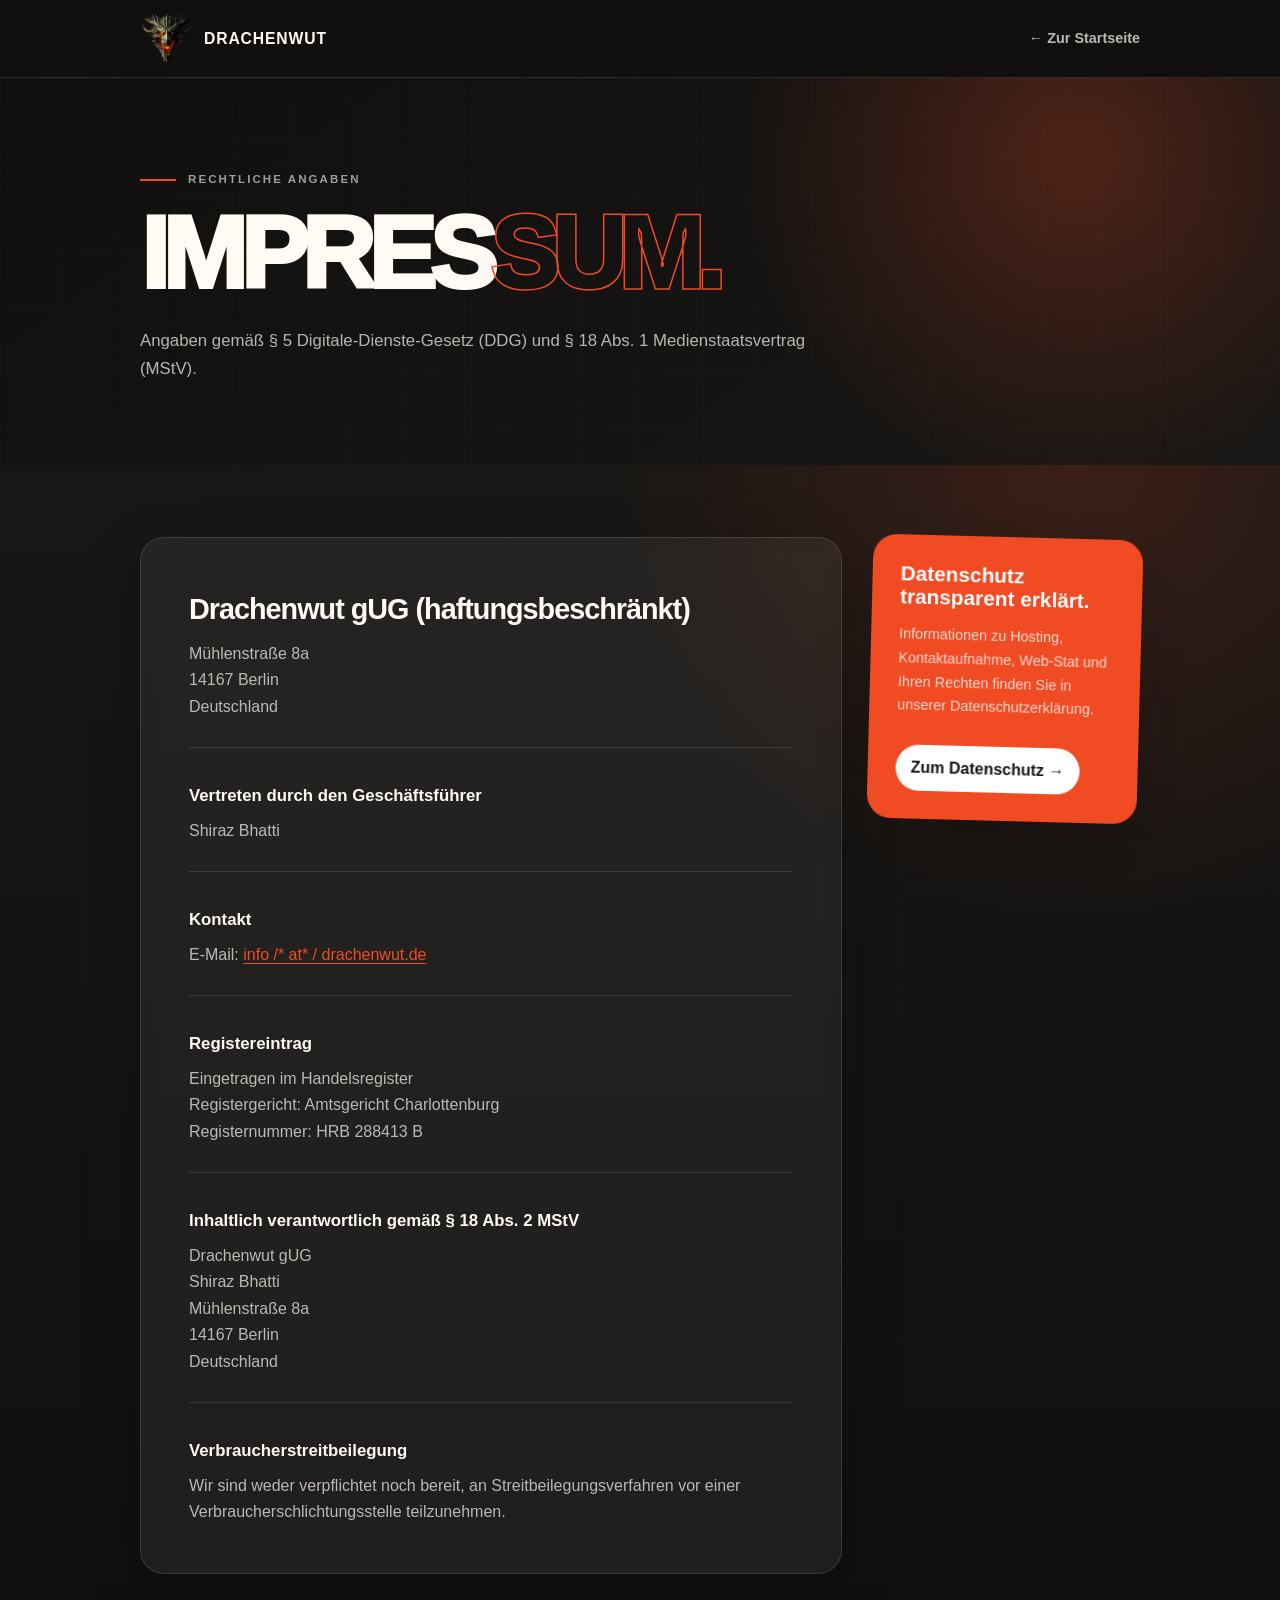
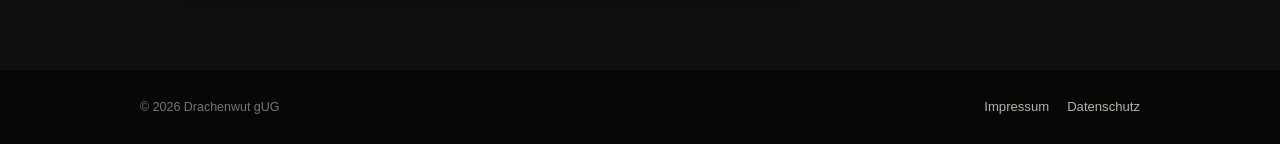
<file: impressum.html>
<!DOCTYPE html>
<html lang="de">
<head>
  <meta charset="UTF-8">
  <meta name="viewport" content="width=device-width, initial-scale=1.0">
  <meta name="description" content="Impressum der Drachenwut gUG (haftungsbeschränkt).">
  <meta name="theme-color" content="#11100f">
  <title>Impressum | Drachenwut</title>
  <style>
    :root{--bg:#11100f;--paper:#f5f0e8;--paper2:#ebe3d7;--text:#171513;--muted:#6f6860;--white:#fffaf3;--orange:#f04b23;--yellow:#ffcb4c;--border:rgba(23,21,19,.14);--shadow:0 30px 90px rgba(0,0,0,.22);--radius:24px;--container:min(1000px,calc(100% - 40px))}
    *{box-sizing:border-box}html{scroll-behavior:smooth}body{margin:0;font-family:Arial,Helvetica,sans-serif;color:var(--white);background:#11100f;line-height:1.65}a{color:inherit}.container{width:var(--container);margin-inline:auto}.skip-link{position:fixed;top:-80px;left:20px;z-index:999;background:white;color:black;padding:12px 18px;border-radius:12px}.skip-link:focus{top:20px}
    .site-header{height:78px;background:rgba(17,16,15,.96);color:var(--white);border-bottom:1px solid rgba(255,250,243,.12)}.nav-row{height:100%;display:flex;align-items:center;justify-content:space-between;gap:24px}.brand{display:inline-flex;align-items:center;gap:10px;text-decoration:none;font-weight:900;letter-spacing:.055em}.brand-icon{width:54px;height:54px;background:url("images/logo.png") center/contain no-repeat}.brand-name{font-size:.98rem}.back-link{display:inline-flex;align-items:center;gap:9px;color:rgba(255,250,243,.72);text-decoration:none;font-weight:800;font-size:.9rem}.back-link:hover{color:var(--white)}
    .legal-hero{position:relative;overflow:hidden;background:radial-gradient(circle at 84% 20%,rgba(240,75,35,.26),transparent 30%),linear-gradient(145deg,#11100f,#191715);color:var(--white);padding:92px 0 82px}.legal-hero:before{content:"";position:absolute;inset:0;opacity:.25;background-image:linear-gradient(rgba(255,255,255,.045) 1px,transparent 1px),linear-gradient(90deg,rgba(255,255,255,.045) 1px,transparent 1px);background-size:58px 58px}.legal-hero .container{position:relative}.eyebrow{margin:0 0 20px;display:flex;align-items:center;gap:12px;color:rgba(255,250,243,.6);text-transform:uppercase;letter-spacing:.18em;font-size:.72rem;font-weight:900}.eyebrow:before{content:"";width:36px;height:2px;background:var(--orange)}h1{margin:0;font-size:clamp(3.5rem,8vw,6.6rem);line-height:.88;letter-spacing:-.07em;text-transform:uppercase;font-weight:950}h1 span{color:transparent;-webkit-text-stroke:1.5px var(--orange)}.hero-copy{max-width:700px;margin:28px 0 0;color:rgba(255,250,243,.7);font-size:1.05rem}
    main{background:radial-gradient(circle at 84% 0%,rgba(240,75,35,.16),transparent 28%),linear-gradient(180deg,#191715,#11100f);padding:72px 0 96px}.legal-layout{display:grid;grid-template-columns:minmax(0,1fr) 270px;gap:28px;align-items:start}.legal-card{background:rgba(255,255,255,.06);border:1px solid rgba(255,250,243,.12);border-radius:var(--radius);padding:clamp(25px,5vw,48px);box-shadow:0 20px 55px rgba(0,0,0,.22);backdrop-filter:blur(8px)}.legal-card h2{margin:0 0 8px;font-size:1.8rem;letter-spacing:-.035em}.legal-card h3{margin:34px 0 8px;font-size:1.05rem}.legal-card p{margin:0;color:rgba(255,250,243,.7)}.legal-card address{font-style:normal;color:rgba(255,250,243,.7)}.legal-card a{color:var(--orange);text-decoration-thickness:1px;text-underline-offset:3px}.legal-card a:hover{color:var(--orange)}.intro{padding-bottom:27px;margin-bottom:30px;border-bottom:1px solid rgba(255,250,243,.12)}.info-block{padding:0 0 27px;margin:0 0 27px;border-bottom:1px solid rgba(255,250,243,.12)}.info-block:last-child{border-bottom:0;padding-bottom:0;margin-bottom:0}.side-card{position:sticky;top:24px;background:var(--orange);color:white;border-radius:var(--radius);padding:28px;box-shadow:var(--shadow);transform:rotate(1.5deg)}.side-card strong{display:block;font-size:1.3rem;line-height:1.1}.side-card p{color:rgba(255,255,255,.8);font-size:.9rem}.side-card a{display:inline-flex;margin-top:12px;padding:10px 15px;border-radius:999px;background:white;color:var(--text);font-weight:900;text-decoration:none}.site-footer{background:#080706;color:var(--white);padding:26px 0}.footer-row{display:flex;justify-content:space-between;gap:22px;align-items:center}.site-footer p{margin:0;color:rgba(255,250,243,.45);font-size:.78rem}.footer-links{display:flex;gap:18px}.footer-links a{color:rgba(255,250,243,.7);font-size:.82rem;text-decoration:none}.footer-links a:hover{color:var(--orange)}
    @media(max-width:780px){.site-header{height:70px}.brand-icon{width:46px;height:46px}.legal-hero{padding:70px 0 62px}.legal-layout{grid-template-columns:1fr}.side-card{position:static;transform:none}.footer-row{align-items:flex-start;flex-direction:column}.legal-card{padding:24px}h1{font-size:clamp(3rem,15vw,4.8rem)}}
  </style>
</head>
<body>
  <a class="skip-link" href="#main">Zum Inhalt springen</a>
  <header class="site-header">
    <div class="container nav-row">
      <a class="brand" href="index.html" aria-label="Zur Drachenwut Startseite"><span class="brand-icon" aria-hidden="true"></span><span class="brand-name">DRACHENWUT</span></a>
      <a class="back-link" href="index.html">← Zur Startseite</a>
    </div>
  </header>
  <section class="legal-hero" aria-labelledby="page-title">
    <div class="container">
      <p class="eyebrow">Rechtliche Angaben</p>
      <h1 id="page-title">Impres<span>sum.</span></h1>
      <p class="hero-copy">Angaben gemäß § 5 Digitale-Dienste-Gesetz (DDG) und § 18 Abs. 1 Medienstaatsvertrag (MStV).</p>
    </div>
  </section>
  <main id="main" tabindex="-1">
    <div class="container legal-layout">
      <article class="legal-card">
        <div class="intro">
          <h2>Drachenwut gUG (haftungsbeschränkt)</h2>
          <address>Mühlenstraße 8a<br>14167 Berlin<br>Deutschland</address>
        </div>
        <section class="info-block">
          <h3>Vertreten durch den Geschäftsführer</h3>
          <p>Shiraz Bhatti</p>
        </section>
        <section class="info-block">
          <h3>Kontakt</h3>
          <p>E-Mail: <a href="mailto:info@drachenwut.de" aria-label="E-Mail an info at drachenwut punkt de">info /* at* / drachenwut.de</a></p>
        </section>
        <section class="info-block">
          <h3>Registereintrag</h3>
          <p>Eingetragen im Handelsregister<br>Registergericht: Amtsgericht Charlottenburg<br>Registernummer: HRB 288413 B</p>
        </section>
        <section class="info-block">
          <h3>Inhaltlich verantwortlich gemäß § 18 Abs. 2 MStV</h3>
          <address>Drachenwut gUG<br>Shiraz Bhatti<br>Mühlenstraße 8a<br>14167 Berlin<br>Deutschland</address>
        </section>
        <section class="info-block">
          <h3>Verbraucherstreitbeilegung</h3>
          <p>Wir sind weder verpflichtet noch bereit, an Streitbeilegungsverfahren vor einer Verbraucherschlichtungsstelle teilzunehmen.</p>
        </section>
      </article>
      <aside class="side-card" aria-label="Datenschutz">
        <strong>Datenschutz transparent erklärt.</strong>
        <p>Informationen zu Hosting, Kontaktaufnahme, Web-Stat und Ihren Rechten finden Sie in unserer Datenschutzerklärung.</p>
        <a href="datenschutz.html">Zum Datenschutz →</a>
      </aside>
    </div>
  </main>
  <footer class="site-footer"><div class="container footer-row"><p>© 2026 Drachenwut gUG</p><nav class="footer-links" aria-label="Rechtliches"><a href="impressum.html" aria-current="page">Impressum</a><a href="datenschutz.html">Datenschutz</a></nav></div></footer>
</body>
</html>
</file>
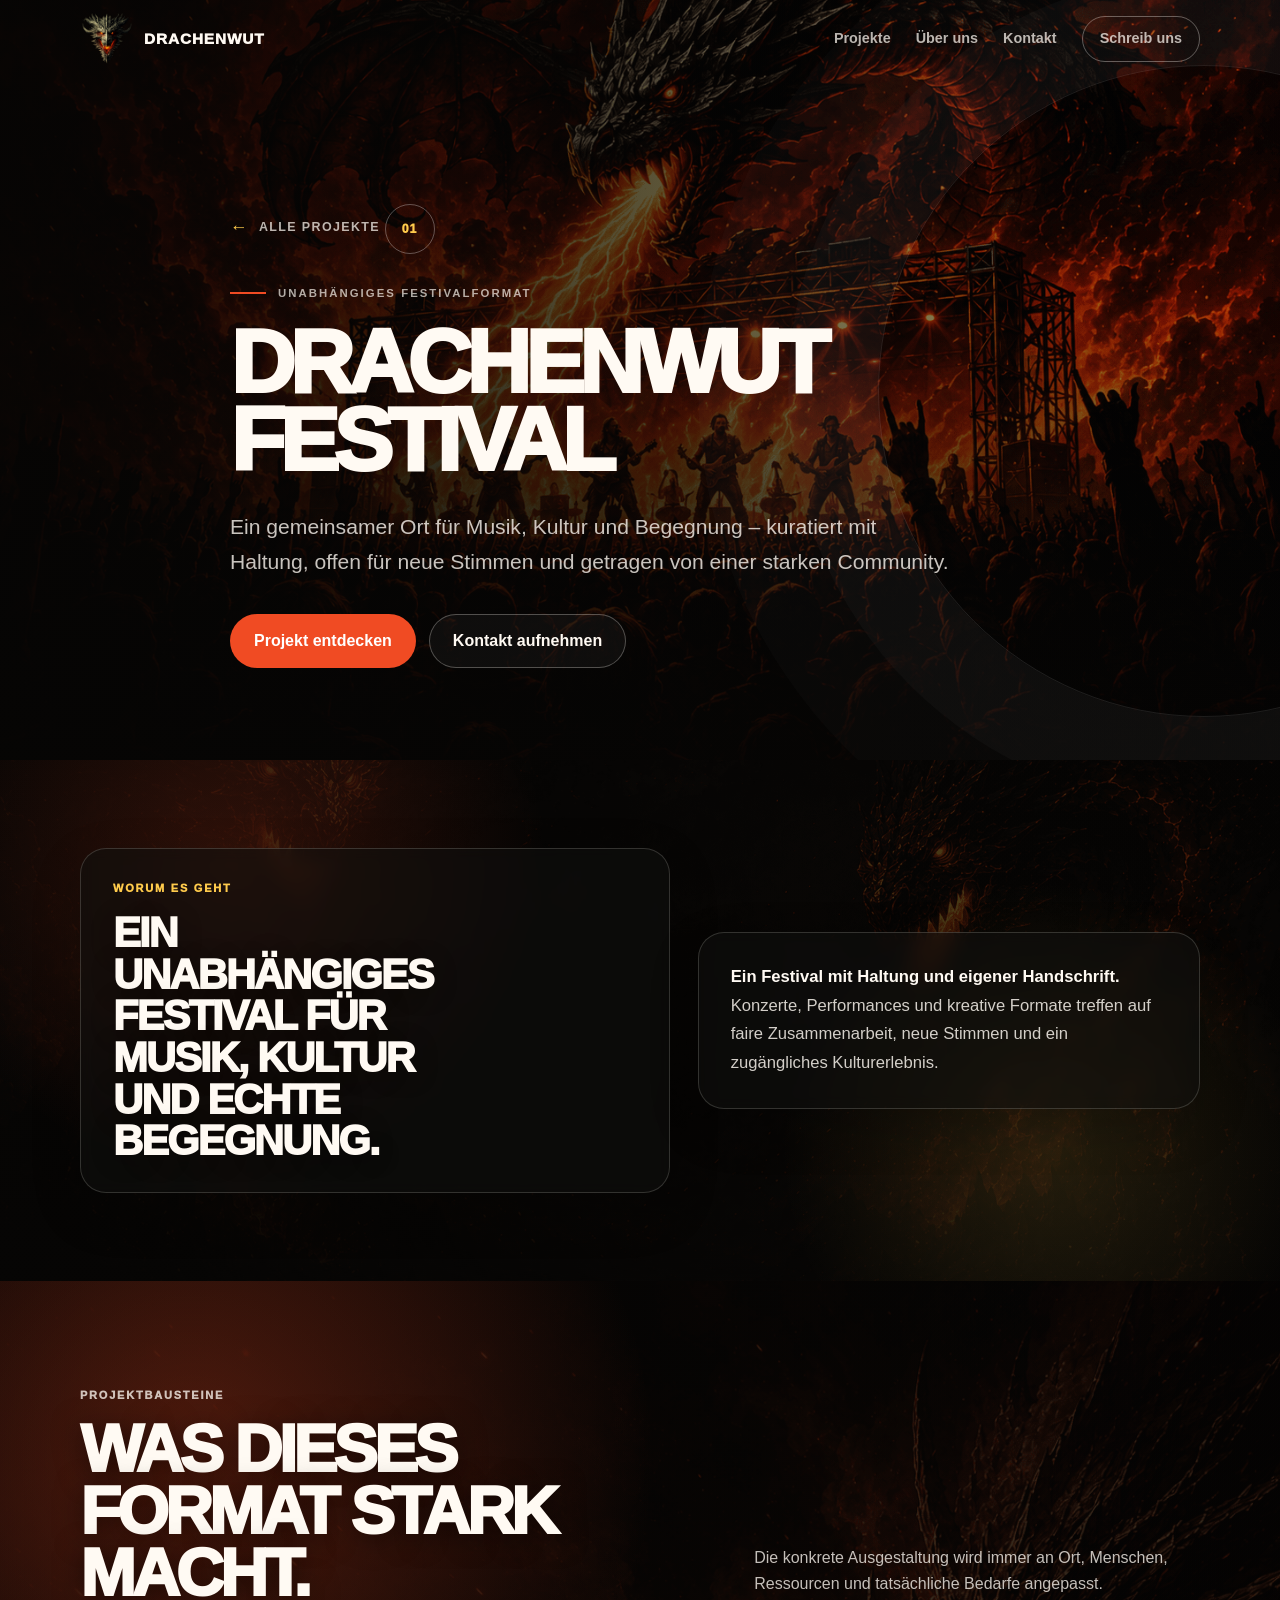
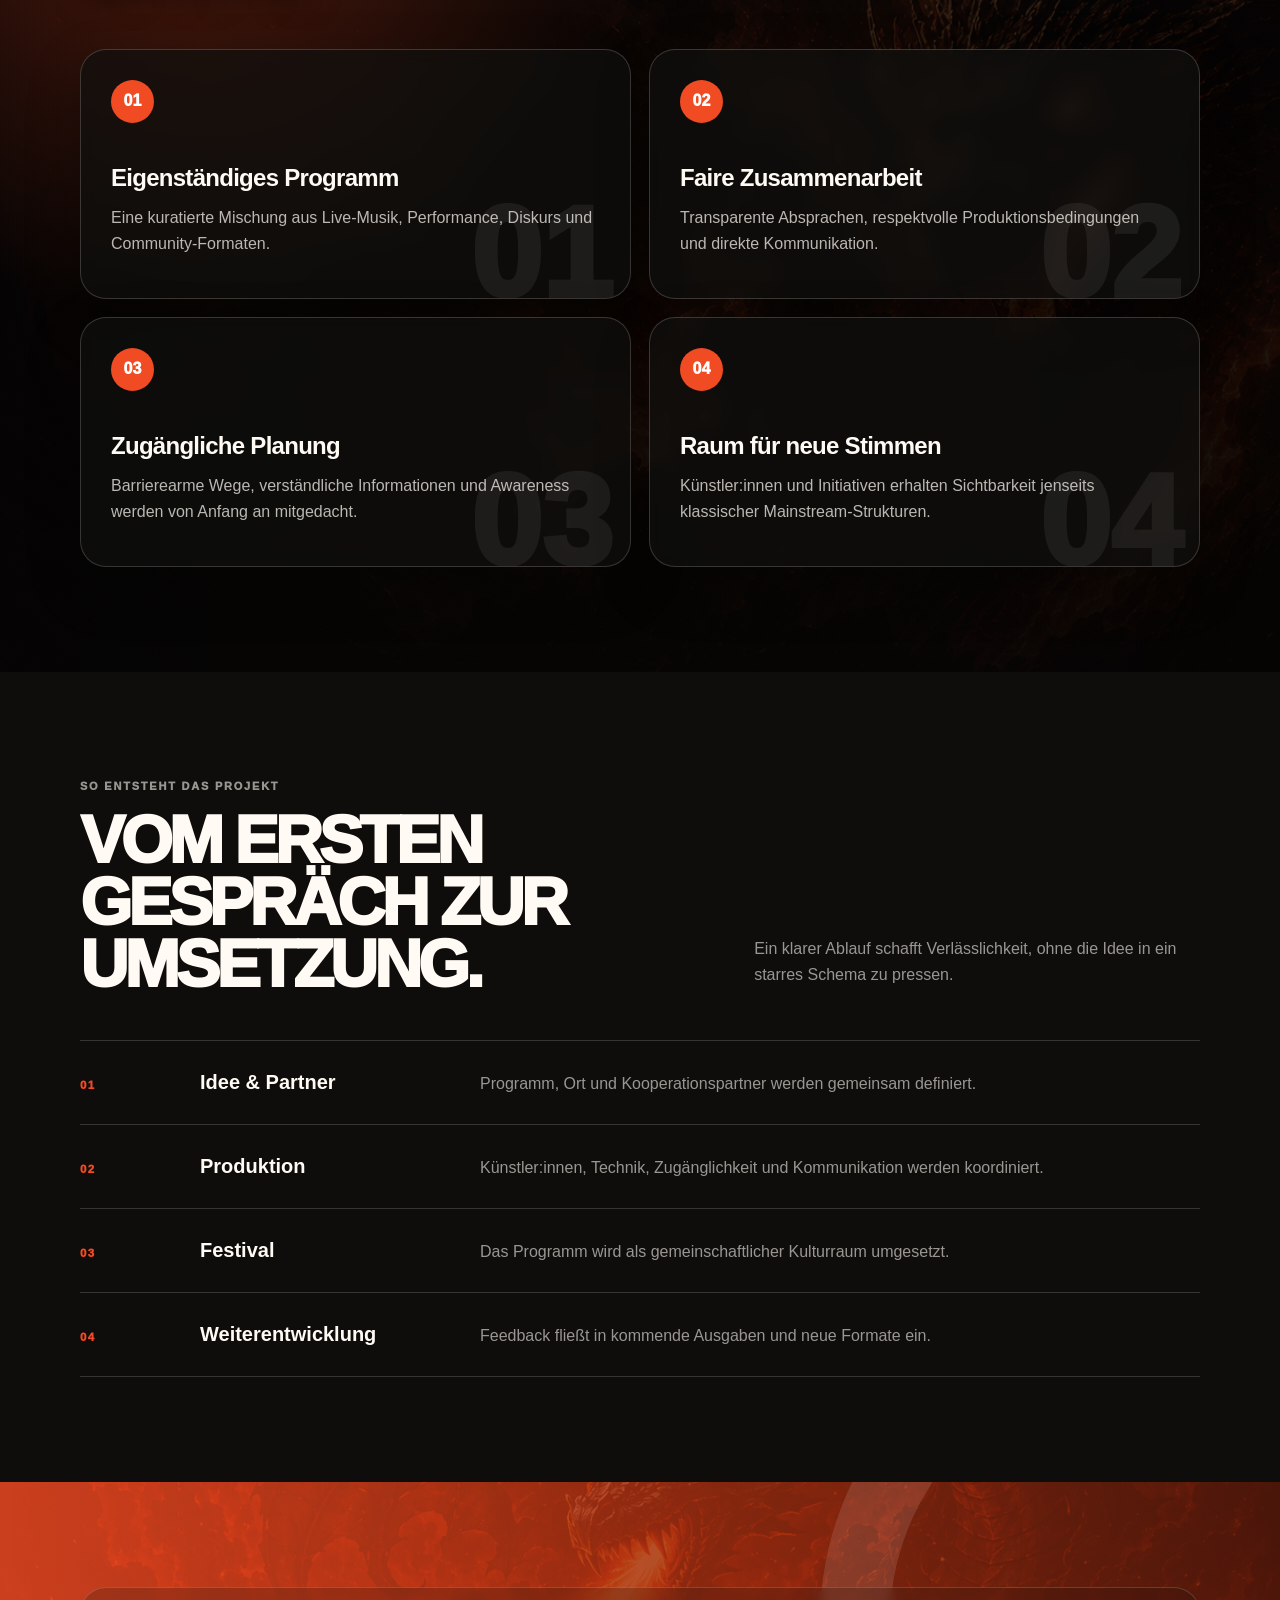
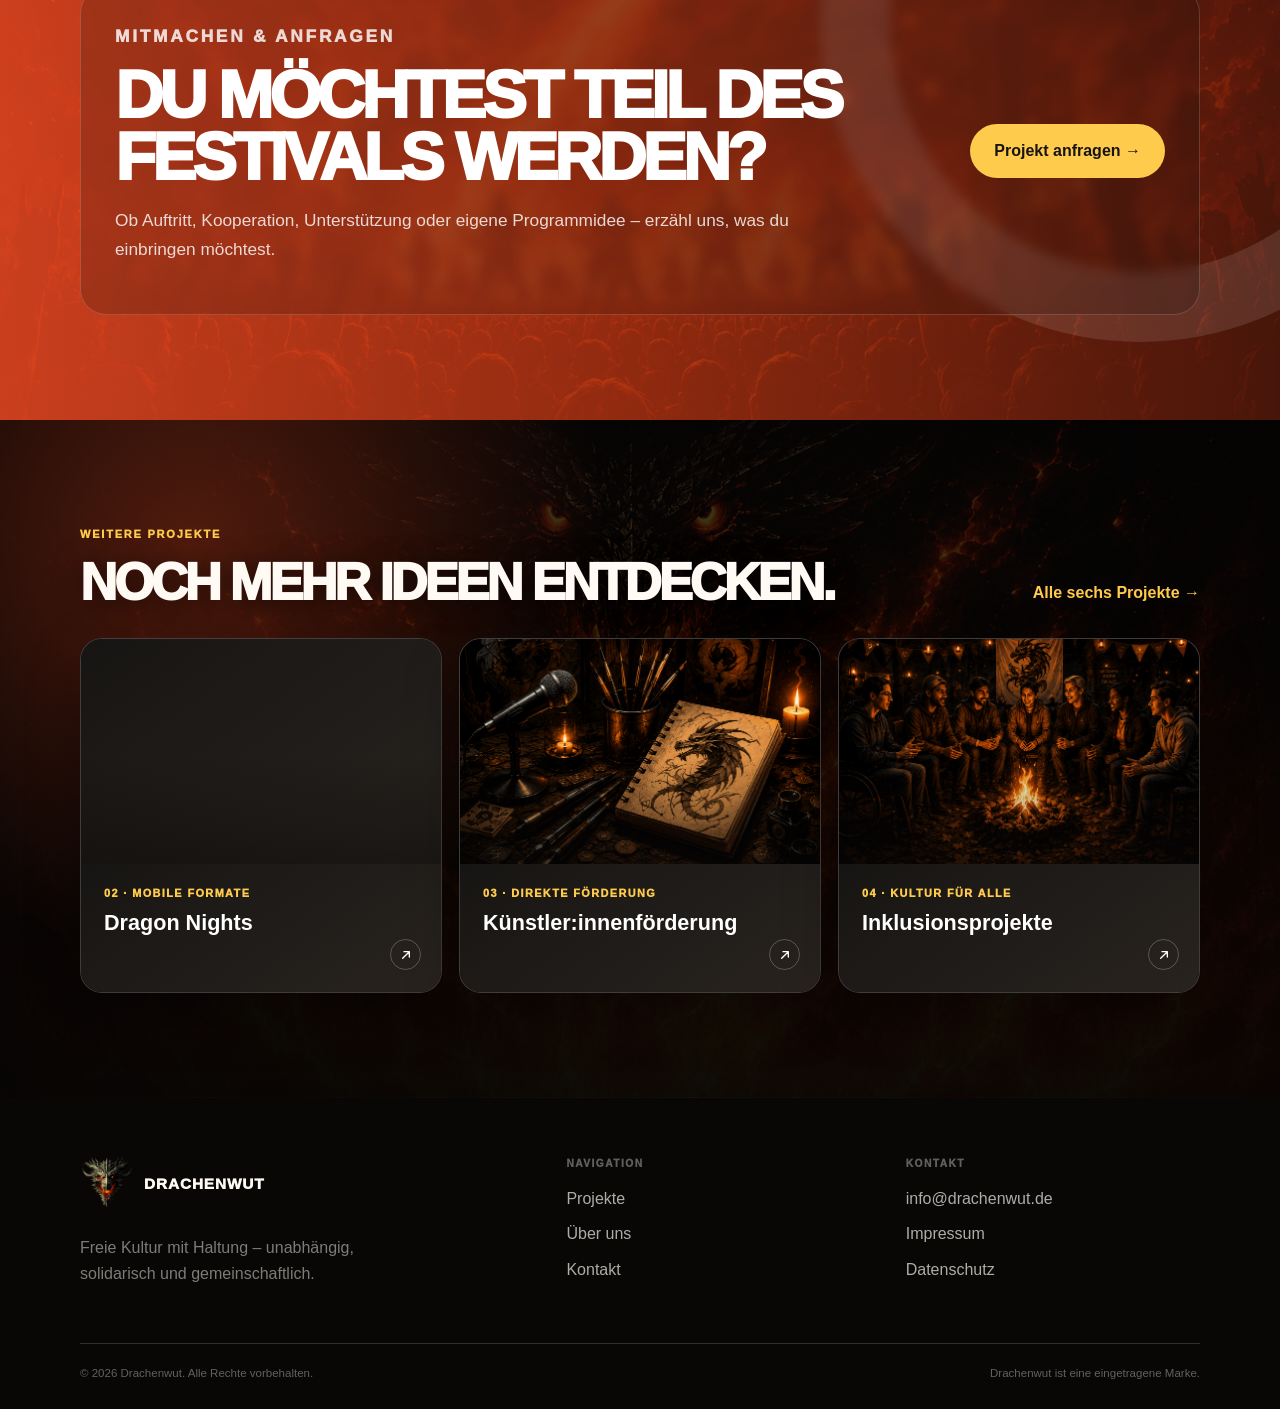
<file: projekt-drachenwut-festival.html>
<!DOCTYPE html>
<html lang="de">
<head>
  <meta charset="UTF-8">
  <meta name="viewport" content="width=device-width, initial-scale=1.0">
  <meta name="description" content="Ein gemeinsamer Ort für Musik, Kultur und Begegnung – kuratiert mit Haltung, offen für neue Stimmen und getragen von einer starken Community.">
  <meta name="theme-color" content="#0e0d0c">
  <title>Drachenwut Festival | Drachenwut</title>
  <link rel="stylesheet" href="project-detail.css">
  <style>:root {--accent:#f04b23;--accent-2:#ffcb4c;--hero-image:url('images/Ideen1.png');}</style>
</head>
<body>
  <a class="skip-link" href="#main">Zum Inhalt springen</a>
  <header class="site-header" id="top">
    <div class="container nav-row">
      <a class="brand" href="index.html" aria-label="Drachenwut Startseite">
        <span class="brand-icon" aria-hidden="true"></span><span class="brand-name">DRACHENWUT</span>
      </a>
      <button class="menu-button" type="button" aria-expanded="false" aria-controls="main-navigation" aria-label="Menü öffnen"><span></span><span></span><span></span></button>
      <nav class="nav-links" id="main-navigation" aria-label="Hauptnavigation">
        <a href="index.html#projekte">Projekte</a><a href="index.html#ueber-uns">Über uns</a><a href="index.html#kontakt">Kontakt</a><a class="nav-button" href="mailto:info@drachenwut.de?subject=Drachenwut Festival">Schreib uns</a>
      </nav>
    </div>
  </header>
  <main id="main">
    <section class="project-hero" aria-labelledby="project-title">
      <div class="container hero-content reveal">
        <a class="back-link" href="index.html#projekte">Alle Projekte</a>
        <div class="project-number">01</div>
        <p class="eyebrow">Unabhängiges Festivalformat</p>
        <h1 id="project-title">Drachenwut Festival</h1>
        <p class="hero-lead">Ein gemeinsamer Ort für Musik, Kultur und Begegnung – kuratiert mit Haltung, offen für neue Stimmen und getragen von einer starken Community.</p>
        <div class="hero-actions"><a class="button button-primary" href="#details">Projekt entdecken</a><a class="button button-secondary" href="mailto:info@drachenwut.de?subject=Drachenwut Festival">Kontakt aufnehmen</a></div>
      </div>
    </section>
    <section class="section intro-hero-section" id="details">
      <div class="container intro-grid">
        <div class="reveal"><p class="section-kicker">Worum es geht</p><h2>Ein unabhängiges Festival für Musik, Kultur und echte Begegnung.</h2></div>
        <p class="intro-copy reveal"><strong>Ein Festival mit Haltung und eigener Handschrift.</strong><br>Konzerte, Performances und kreative Formate treffen auf faire Zusammenarbeit, neue Stimmen und ein zugängliches Kulturerlebnis.</p>
      </div>
    </section>
    <section class="section features-section">
      <div class="container">
        <div class="section-head reveal"><div><p class="section-kicker">Projektbausteine</p><h2>Was dieses Format stark macht.</h2></div><p>Die konkrete Ausgestaltung wird immer an Ort, Menschen, Ressourcen und tatsächliche Bedarfe angepasst.</p></div>
        <div class="feature-grid"><article class="feature-card reveal" data-number="01">
              <div class="feature-icon" aria-hidden="true">01</div>
              <h3>Eigenständiges Programm</h3>
              <p>Eine kuratierte Mischung aus Live-Musik, Performance, Diskurs und Community-Formaten.</p>
            </article><article class="feature-card reveal" data-number="02">
              <div class="feature-icon" aria-hidden="true">02</div>
              <h3>Faire Zusammenarbeit</h3>
              <p>Transparente Absprachen, respektvolle Produktionsbedingungen und direkte Kommunikation.</p>
            </article><article class="feature-card reveal" data-number="03">
              <div class="feature-icon" aria-hidden="true">03</div>
              <h3>Zugängliche Planung</h3>
              <p>Barrierearme Wege, verständliche Informationen und Awareness werden von Anfang an mitgedacht.</p>
            </article><article class="feature-card reveal" data-number="04">
              <div class="feature-icon" aria-hidden="true">04</div>
              <h3>Raum für neue Stimmen</h3>
              <p>Künstler:innen und Initiativen erhalten Sichtbarkeit jenseits klassischer Mainstream-Strukturen.</p>
            </article></div>
      </div>
    </section>
    <section class="section process">
      <div class="container">
        <div class="section-head reveal"><div><p class="section-kicker">So entsteht das Projekt</p><h2>Vom ersten Gespräch zur Umsetzung.</h2></div><p>Ein klarer Ablauf schafft Verlässlichkeit, ohne die Idee in ein starres Schema zu pressen.</p></div>
        <div class="process-list"><div class="process-item reveal">
            <span>01</span><h3>Idee &amp; Partner</h3><p>Programm, Ort und Kooperationspartner werden gemeinsam definiert.</p>
          </div><div class="process-item reveal">
            <span>02</span><h3>Produktion</h3><p>Künstler:innen, Technik, Zugänglichkeit und Kommunikation werden koordiniert.</p>
          </div><div class="process-item reveal">
            <span>03</span><h3>Festival</h3><p>Das Programm wird als gemeinschaftlicher Kulturraum umgesetzt.</p>
          </div><div class="process-item reveal">
            <span>04</span><h3>Weiterentwicklung</h3><p>Feedback fließt in kommende Ausgaben und neue Formate ein.</p>
          </div></div>
      </div>
    </section>
    <section class="section cta-section">
      <div class="container cta-grid reveal"><div><p class="section-kicker">Mitmachen & anfragen</p><h2>Du möchtest Teil des Festivals werden?</h2><p>Ob Auftritt, Kooperation, Unterstützung oder eigene Programmidee – erzähl uns, was du einbringen möchtest.</p></div><a class="button" href="mailto:info@drachenwut.de?subject=Drachenwut Festival">Projekt anfragen →</a></div>
    </section>
    <section class="section related">
      <div class="container"><div class="related-head reveal"><div><p class="section-kicker">Weitere Projekte</p><h2>Noch mehr Ideen entdecken.</h2></div><a class="related-link" href="index.html#projekte">Alle sechs Projekte →</a></div><div class="related-grid"><a class="related-card" href="projekt-dragon-nights.html">
            <span class="related-media">
              <img src="images/Ideen2.png" alt="Dragon Nights" loading="lazy" decoding="async" onerror="this.onerror=null;this.src='images/Ideen2.svg';">
            </span>
            <span class="related-copy">
              <span class="related-label">02 · Mobile Formate</span>
              <strong>Dragon Nights</strong>
              <span class="related-arrow" aria-hidden="true"><svg viewBox="0 0 24 24" focusable="false"><path d="M7 17 17 7M9 7h8v8"/></svg></span>
            </span>
          </a><a class="related-card" href="projekt-kuenstlerinnenfoerderung.html">
            <span class="related-media">
              <img src="images/Ideen3.png" alt="Künstler:innenförderung" loading="lazy" decoding="async" onerror="this.onerror=null;this.src='images/Ideen3.svg';">
            </span>
            <span class="related-copy">
              <span class="related-label">03 · Direkte Förderung</span>
              <strong>Künstler:innenförderung</strong>
              <span class="related-arrow" aria-hidden="true"><svg viewBox="0 0 24 24" focusable="false"><path d="M7 17 17 7M9 7h8v8"/></svg></span>
            </span>
          </a><a class="related-card" href="projekt-inklusion.html">
            <span class="related-media">
              <img src="images/Ideen4.png" alt="Inklusionsprojekte" loading="lazy" decoding="async" onerror="this.onerror=null;this.src='images/Ideen4.svg';">
            </span>
            <span class="related-copy">
              <span class="related-label">04 · Kultur für alle</span>
              <strong>Inklusionsprojekte</strong>
              <span class="related-arrow" aria-hidden="true"><svg viewBox="0 0 24 24" focusable="false"><path d="M7 17 17 7M9 7h8v8"/></svg></span>
            </span>
          </a></div></div>
    </section>
  </main>
  <footer class="site-footer">
    <div class="container footer-main"><div><a class="brand" href="index.html"><span class="brand-icon" aria-hidden="true"></span><span class="brand-name">DRACHENWUT</span></a><p class="footer-copy">Freie Kultur mit Haltung – unabhängig, solidarisch und gemeinschaftlich.</p></div><div><p class="footer-title">Navigation</p><div class="footer-links"><a href="index.html#projekte">Projekte</a><a href="index.html#ueber-uns">Über uns</a><a href="index.html#kontakt">Kontakt</a></div></div><div><p class="footer-title">Kontakt</p><div class="footer-links"><a href="mailto:info@drachenwut.de">info@drachenwut.de</a><a href="impressum.html">Impressum</a><a href="datenschutz.html">Datenschutz</a></div></div></div>
    <div class="container footer-bottom"><p>© <span id="year"></span> Drachenwut. Alle Rechte vorbehalten.</p><p>Drachenwut ist eine eingetragene Marke.</p></div>
  </footer>
  <script src="project-detail.js"></script>
</body>
</html>
</file>
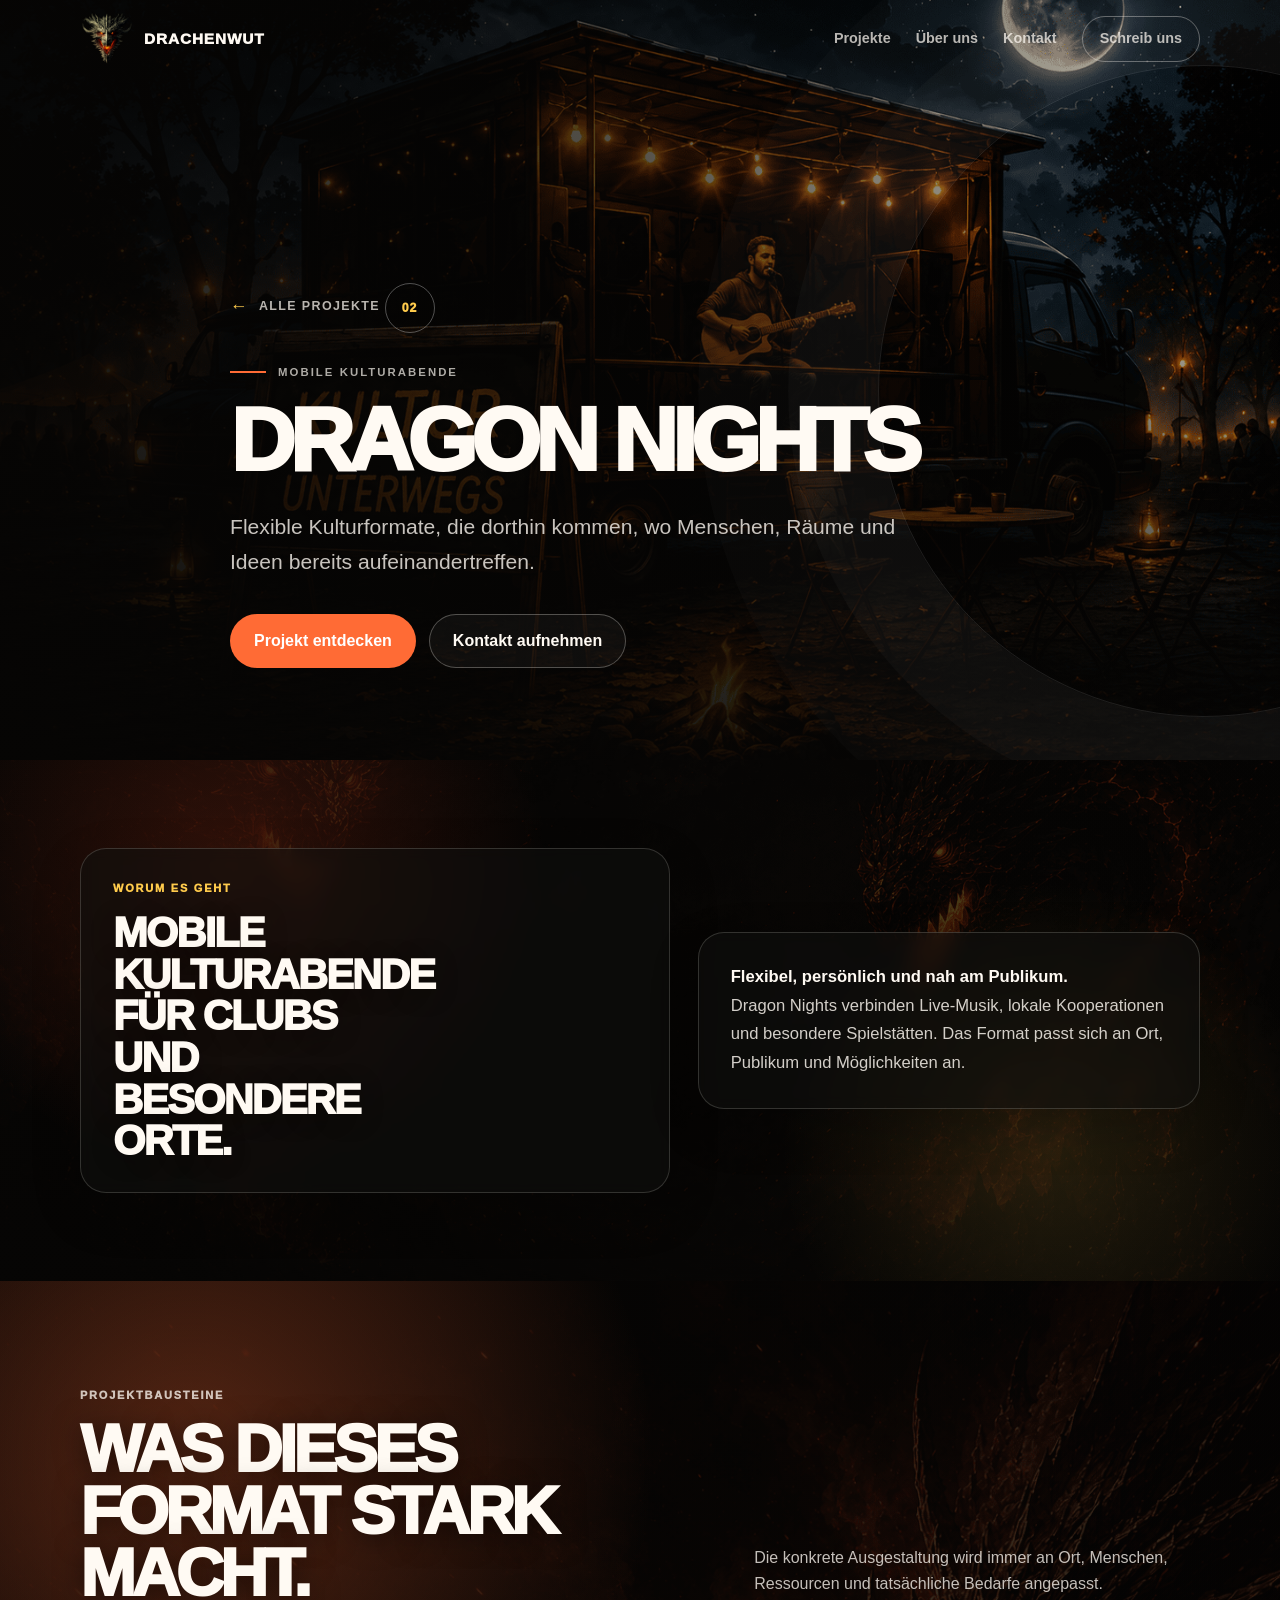
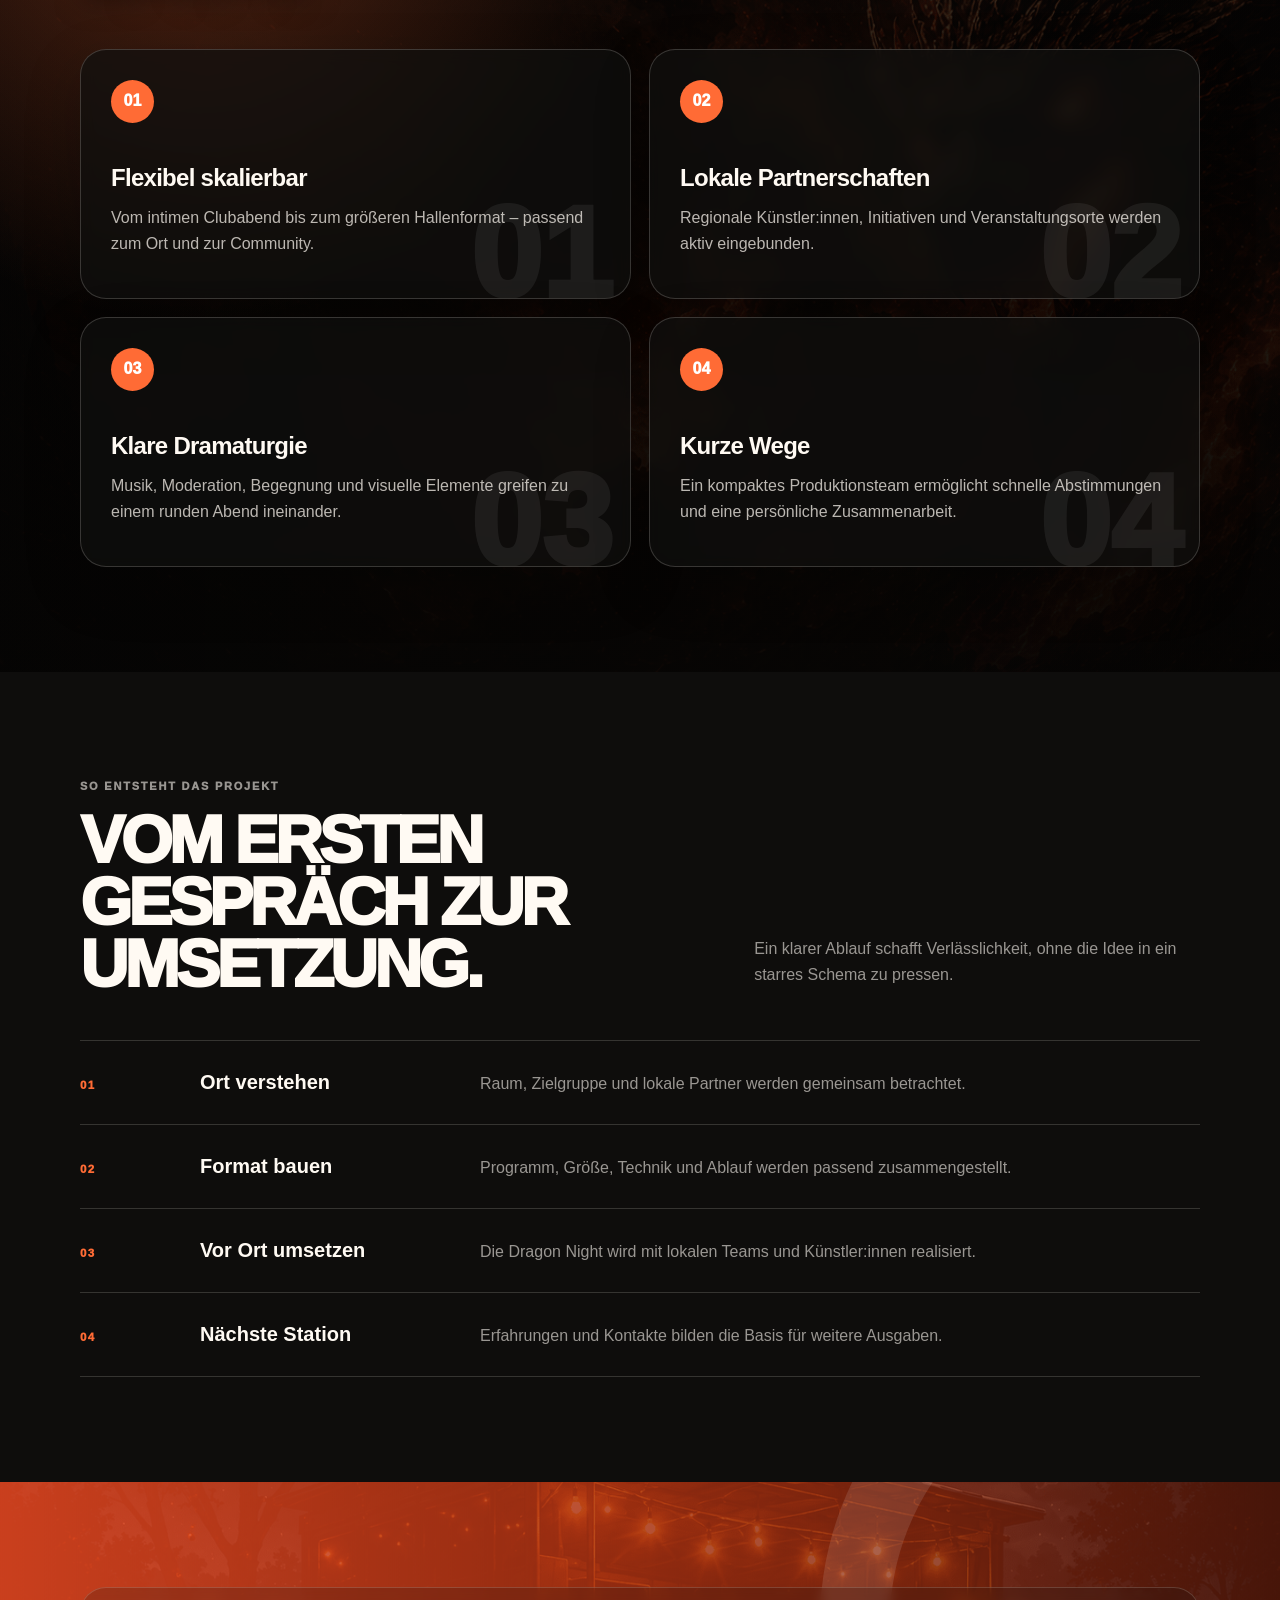
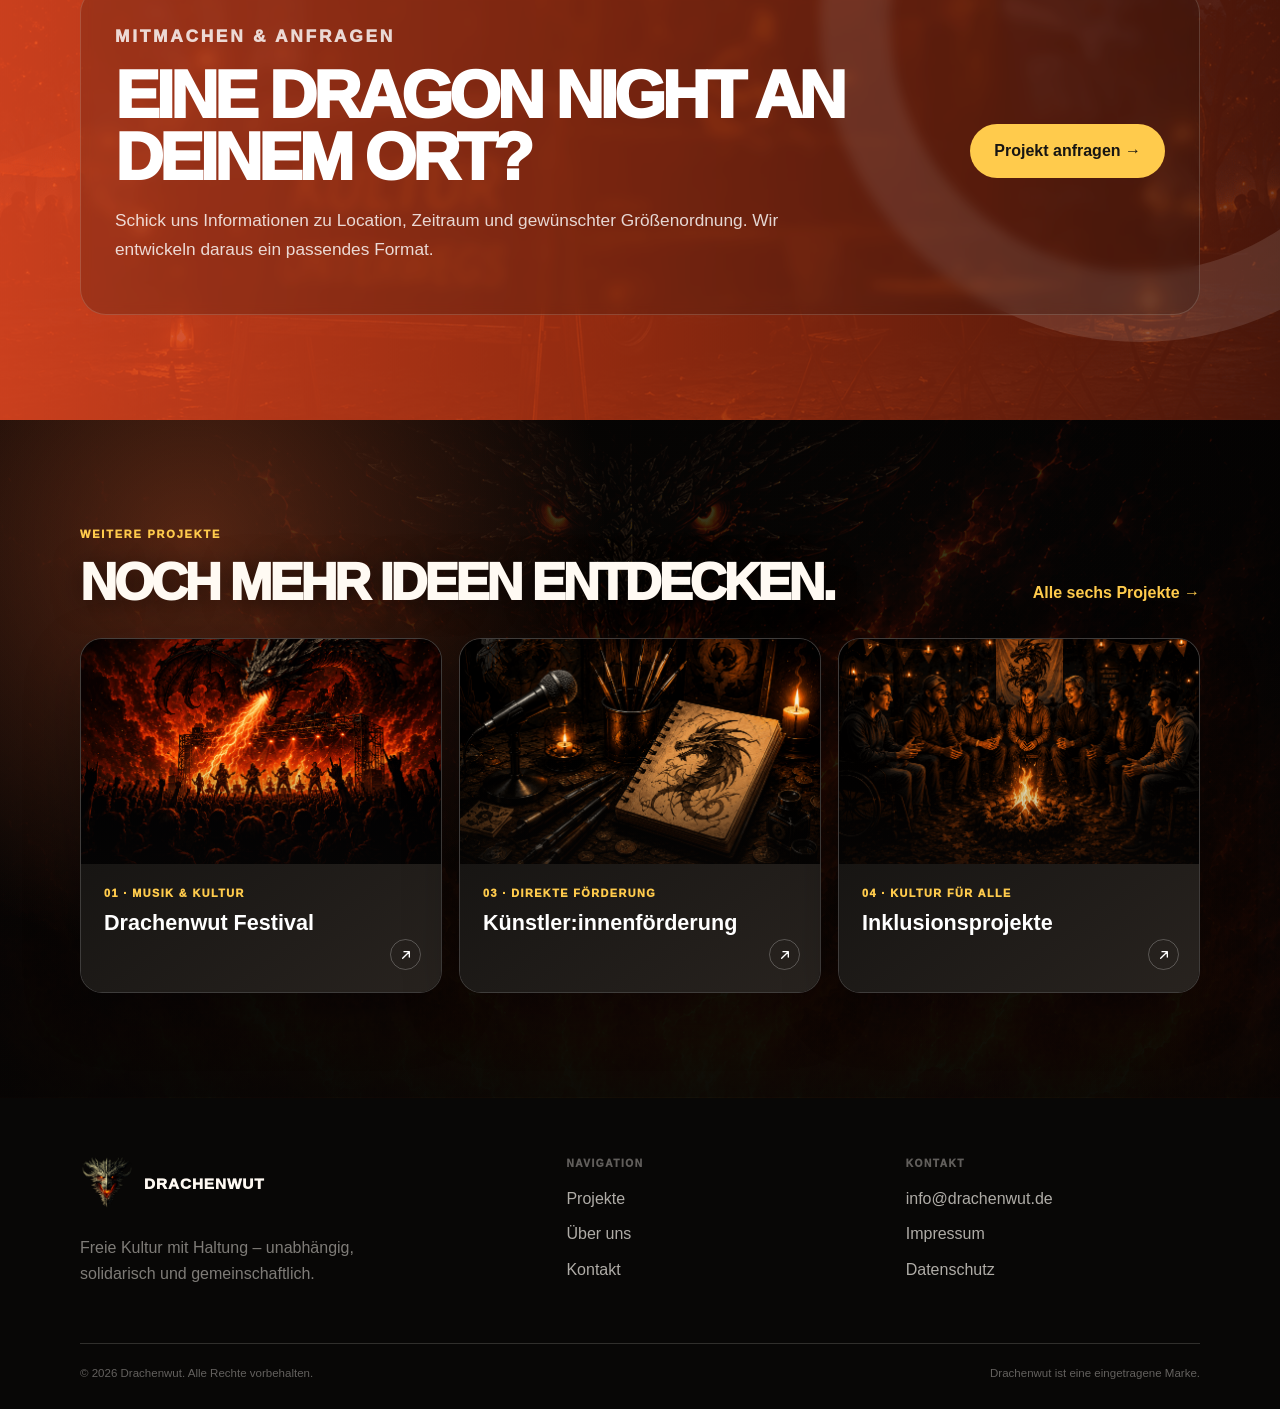
<file: projekt-dragon-nights.html>
<!DOCTYPE html>
<html lang="de">
<head>
  <meta charset="UTF-8">
  <meta name="viewport" content="width=device-width, initial-scale=1.0">
  <meta name="description" content="Flexible Kulturformate, die dorthin kommen, wo Menschen, Räume und Ideen bereits aufeinandertreffen.">
  <meta name="theme-color" content="#0e0d0c">
  <title>Dragon Nights | Drachenwut</title>
  <link rel="stylesheet" href="project-detail.css">
  <style>:root {--accent:#ff6b35;--accent-2:#ffcb4c;--hero-image:url('images/Ideen2.png');}</style>
</head>
<body>
  <a class="skip-link" href="#main">Zum Inhalt springen</a>
  <header class="site-header" id="top">
    <div class="container nav-row">
      <a class="brand" href="index.html" aria-label="Drachenwut Startseite">
        <span class="brand-icon" aria-hidden="true"></span><span class="brand-name">DRACHENWUT</span>
      </a>
      <button class="menu-button" type="button" aria-expanded="false" aria-controls="main-navigation" aria-label="Menü öffnen"><span></span><span></span><span></span></button>
      <nav class="nav-links" id="main-navigation" aria-label="Hauptnavigation">
        <a href="index.html#projekte">Projekte</a><a href="index.html#ueber-uns">Über uns</a><a href="index.html#kontakt">Kontakt</a><a class="nav-button" href="mailto:info@drachenwut.de?subject=Dragon Nights">Schreib uns</a>
      </nav>
    </div>
  </header>
  <main id="main">
    <section class="project-hero" aria-labelledby="project-title">
      <div class="container hero-content reveal">
        <a class="back-link" href="index.html#projekte">Alle Projekte</a>
        <div class="project-number">02</div>
        <p class="eyebrow">Mobile Kulturabende</p>
        <h1 id="project-title">Dragon Nights</h1>
        <p class="hero-lead">Flexible Kulturformate, die dorthin kommen, wo Menschen, Räume und Ideen bereits aufeinandertreffen.</p>
        <div class="hero-actions"><a class="button button-primary" href="#details">Projekt entdecken</a><a class="button button-secondary" href="mailto:info@drachenwut.de?subject=Dragon Nights">Kontakt aufnehmen</a></div>
      </div>
    </section>
    <section class="section intro-hero-section" id="details">
      <div class="container intro-grid">
        <div class="reveal"><p class="section-kicker">Worum es geht</p><h2>Mobile Kulturabende für Clubs und besondere Orte.</h2></div>
        <p class="intro-copy reveal"><strong>Flexibel, persönlich und nah am Publikum.</strong><br>Dragon Nights verbinden Live-Musik, lokale Kooperationen und besondere Spielstätten. Das Format passt sich an Ort, Publikum und Möglichkeiten an.</p>
      </div>
    </section>
    <section class="section features-section">
      <div class="container">
        <div class="section-head reveal"><div><p class="section-kicker">Projektbausteine</p><h2>Was dieses Format stark macht.</h2></div><p>Die konkrete Ausgestaltung wird immer an Ort, Menschen, Ressourcen und tatsächliche Bedarfe angepasst.</p></div>
        <div class="feature-grid"><article class="feature-card reveal" data-number="01">
              <div class="feature-icon" aria-hidden="true">01</div>
              <h3>Flexibel skalierbar</h3>
              <p>Vom intimen Clubabend bis zum größeren Hallenformat – passend zum Ort und zur Community.</p>
            </article><article class="feature-card reveal" data-number="02">
              <div class="feature-icon" aria-hidden="true">02</div>
              <h3>Lokale Partnerschaften</h3>
              <p>Regionale Künstler:innen, Initiativen und Veranstaltungsorte werden aktiv eingebunden.</p>
            </article><article class="feature-card reveal" data-number="03">
              <div class="feature-icon" aria-hidden="true">03</div>
              <h3>Klare Dramaturgie</h3>
              <p>Musik, Moderation, Begegnung und visuelle Elemente greifen zu einem runden Abend ineinander.</p>
            </article><article class="feature-card reveal" data-number="04">
              <div class="feature-icon" aria-hidden="true">04</div>
              <h3>Kurze Wege</h3>
              <p>Ein kompaktes Produktionsteam ermöglicht schnelle Abstimmungen und eine persönliche Zusammenarbeit.</p>
            </article></div>
      </div>
    </section>
    <section class="section process">
      <div class="container">
        <div class="section-head reveal"><div><p class="section-kicker">So entsteht das Projekt</p><h2>Vom ersten Gespräch zur Umsetzung.</h2></div><p>Ein klarer Ablauf schafft Verlässlichkeit, ohne die Idee in ein starres Schema zu pressen.</p></div>
        <div class="process-list"><div class="process-item reveal">
            <span>01</span><h3>Ort verstehen</h3><p>Raum, Zielgruppe und lokale Partner werden gemeinsam betrachtet.</p>
          </div><div class="process-item reveal">
            <span>02</span><h3>Format bauen</h3><p>Programm, Größe, Technik und Ablauf werden passend zusammengestellt.</p>
          </div><div class="process-item reveal">
            <span>03</span><h3>Vor Ort umsetzen</h3><p>Die Dragon Night wird mit lokalen Teams und Künstler:innen realisiert.</p>
          </div><div class="process-item reveal">
            <span>04</span><h3>Nächste Station</h3><p>Erfahrungen und Kontakte bilden die Basis für weitere Ausgaben.</p>
          </div></div>
      </div>
    </section>
    <section class="section cta-section">
      <div class="container cta-grid reveal"><div><p class="section-kicker">Mitmachen & anfragen</p><h2>Eine Dragon Night an deinem Ort?</h2><p>Schick uns Informationen zu Location, Zeitraum und gewünschter Größenordnung. Wir entwickeln daraus ein passendes Format.</p></div><a class="button" href="mailto:info@drachenwut.de?subject=Dragon Nights">Projekt anfragen →</a></div>
    </section>
    <section class="section related">
      <div class="container"><div class="related-head reveal"><div><p class="section-kicker">Weitere Projekte</p><h2>Noch mehr Ideen entdecken.</h2></div><a class="related-link" href="index.html#projekte">Alle sechs Projekte →</a></div><div class="related-grid"><a class="related-card" href="projekt-drachenwut-festival.html">
            <span class="related-media">
              <img src="images/Ideen1.png" alt="Drachenwut Festival" loading="lazy" decoding="async" onerror="this.onerror=null;this.src='images/Ideen1.svg';">
            </span>
            <span class="related-copy">
              <span class="related-label">01 · Musik &amp; Kultur</span>
              <strong>Drachenwut Festival</strong>
              <span class="related-arrow" aria-hidden="true"><svg viewBox="0 0 24 24" focusable="false"><path d="M7 17 17 7M9 7h8v8"/></svg></span>
            </span>
          </a><a class="related-card" href="projekt-kuenstlerinnenfoerderung.html">
            <span class="related-media">
              <img src="images/Ideen3.png" alt="Künstler:innenförderung" loading="lazy" decoding="async" onerror="this.onerror=null;this.src='images/Ideen3.svg';">
            </span>
            <span class="related-copy">
              <span class="related-label">03 · Direkte Förderung</span>
              <strong>Künstler:innenförderung</strong>
              <span class="related-arrow" aria-hidden="true"><svg viewBox="0 0 24 24" focusable="false"><path d="M7 17 17 7M9 7h8v8"/></svg></span>
            </span>
          </a><a class="related-card" href="projekt-inklusion.html">
            <span class="related-media">
              <img src="images/Ideen4.png" alt="Inklusionsprojekte" loading="lazy" decoding="async" onerror="this.onerror=null;this.src='images/Ideen4.svg';">
            </span>
            <span class="related-copy">
              <span class="related-label">04 · Kultur für alle</span>
              <strong>Inklusionsprojekte</strong>
              <span class="related-arrow" aria-hidden="true"><svg viewBox="0 0 24 24" focusable="false"><path d="M7 17 17 7M9 7h8v8"/></svg></span>
            </span>
          </a></div></div>
    </section>
  </main>
  <footer class="site-footer">
    <div class="container footer-main"><div><a class="brand" href="index.html"><span class="brand-icon" aria-hidden="true"></span><span class="brand-name">DRACHENWUT</span></a><p class="footer-copy">Freie Kultur mit Haltung – unabhängig, solidarisch und gemeinschaftlich.</p></div><div><p class="footer-title">Navigation</p><div class="footer-links"><a href="index.html#projekte">Projekte</a><a href="index.html#ueber-uns">Über uns</a><a href="index.html#kontakt">Kontakt</a></div></div><div><p class="footer-title">Kontakt</p><div class="footer-links"><a href="mailto:info@drachenwut.de">info@drachenwut.de</a><a href="index.html#impressum">Impressum</a><a href="index.html#datenschutz">Datenschutz</a></div></div></div>
    <div class="container footer-bottom"><p>© <span id="year"></span> Drachenwut. Alle Rechte vorbehalten.</p><p>Drachenwut ist eine eingetragene Marke.</p></div>
  </footer>
  <script src="project-detail.js"></script>
</body>
</html>
</file>
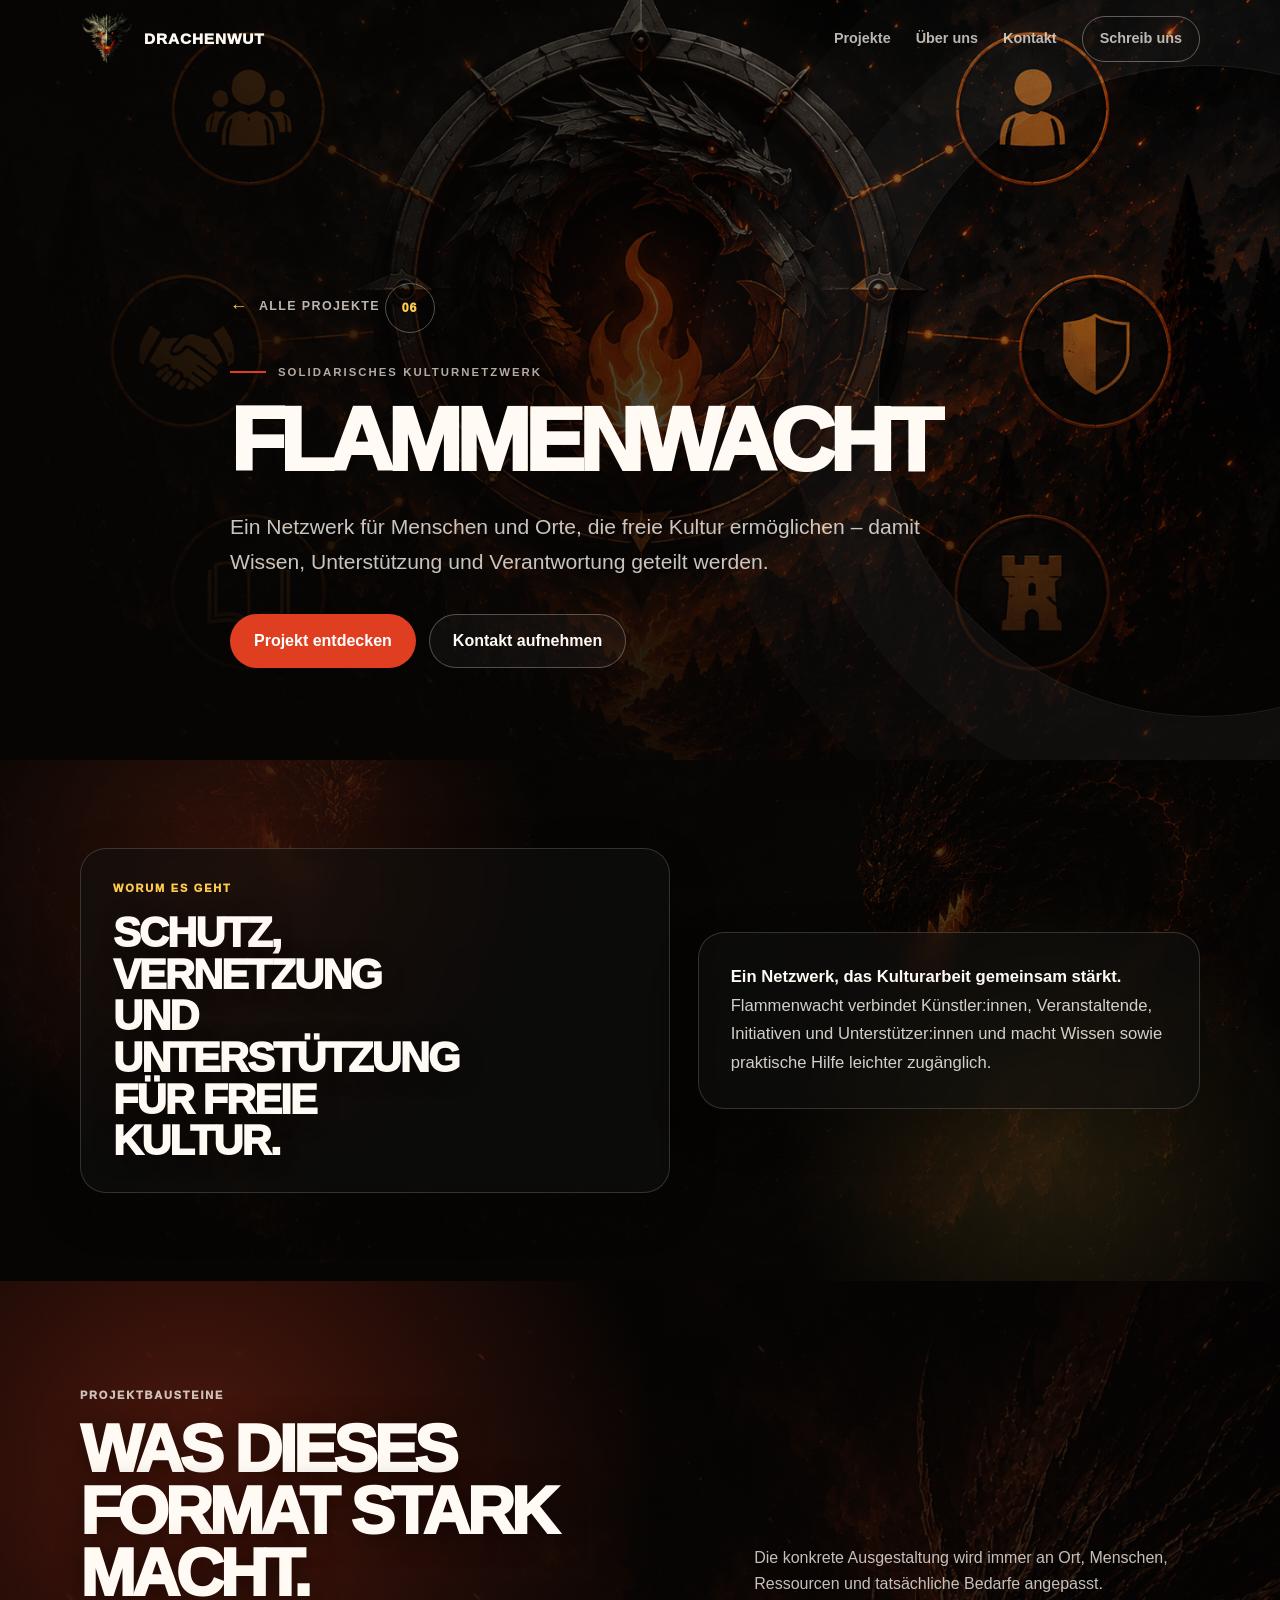
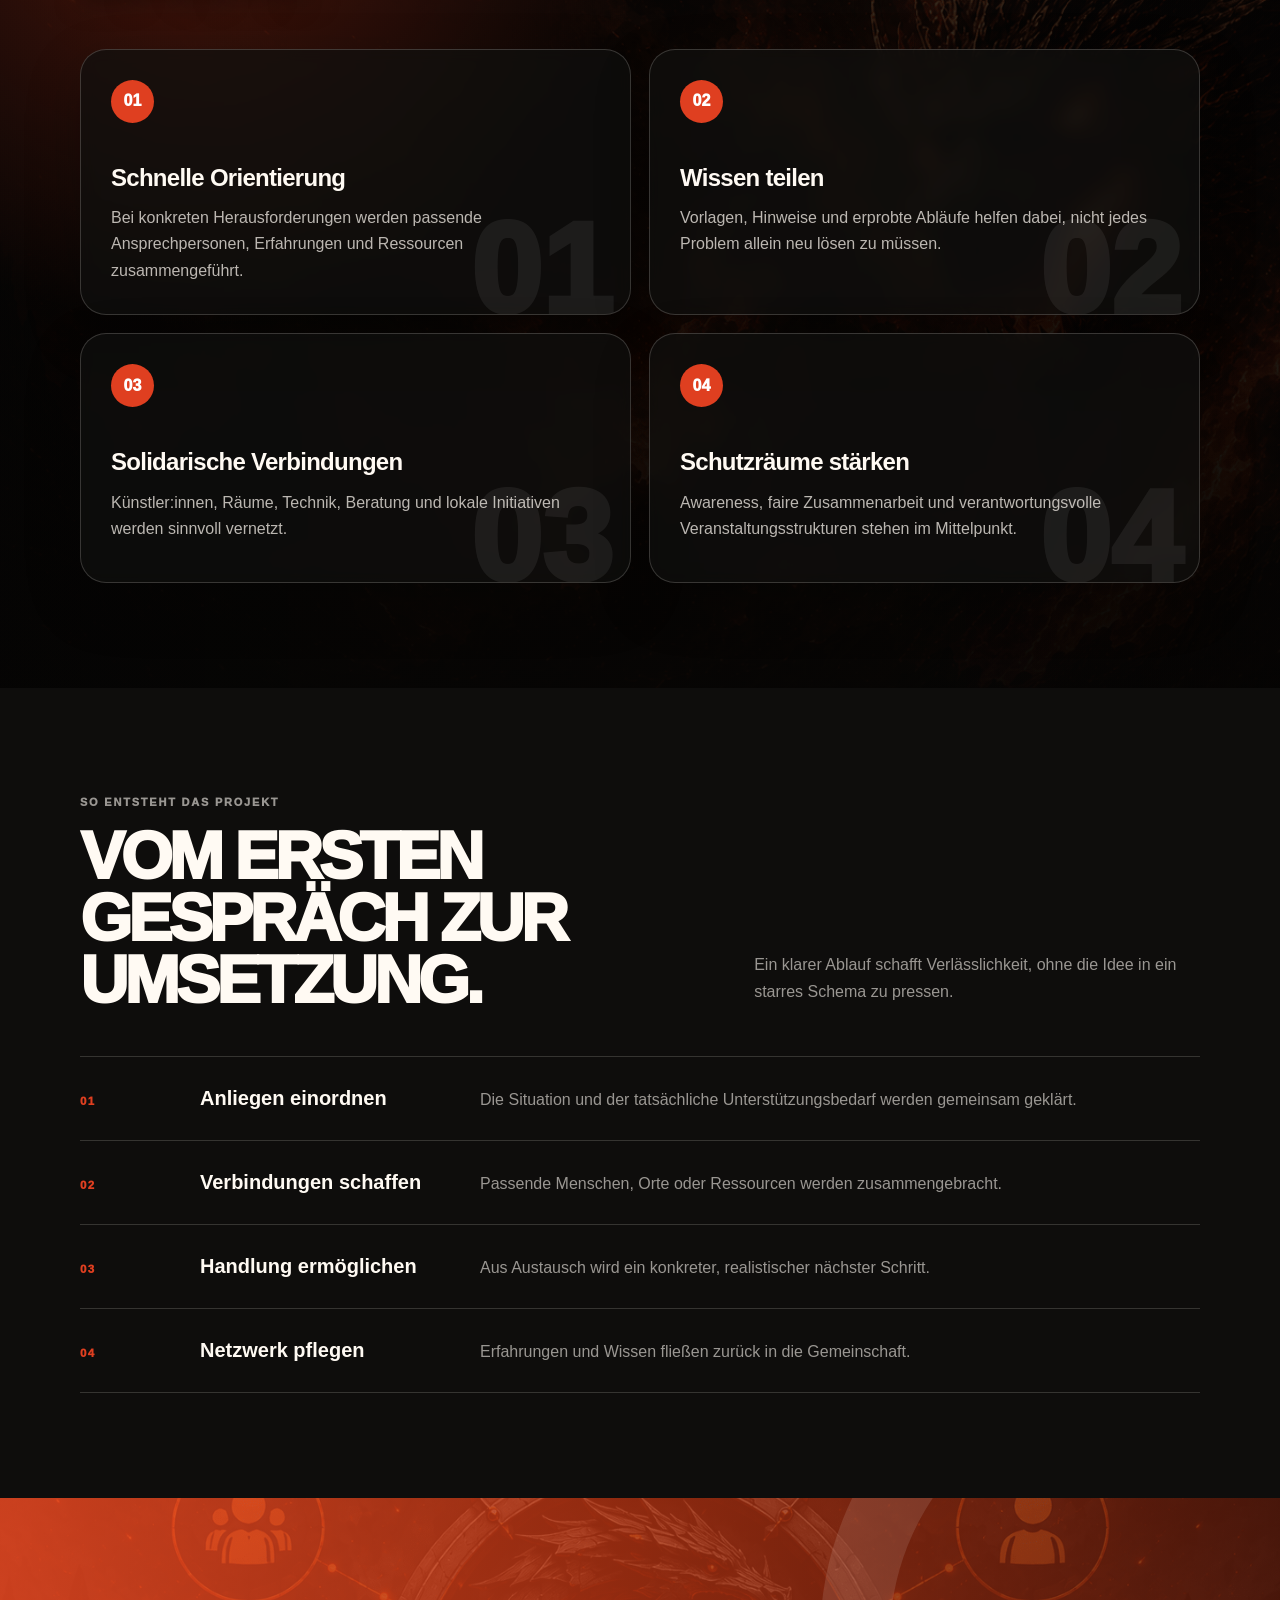
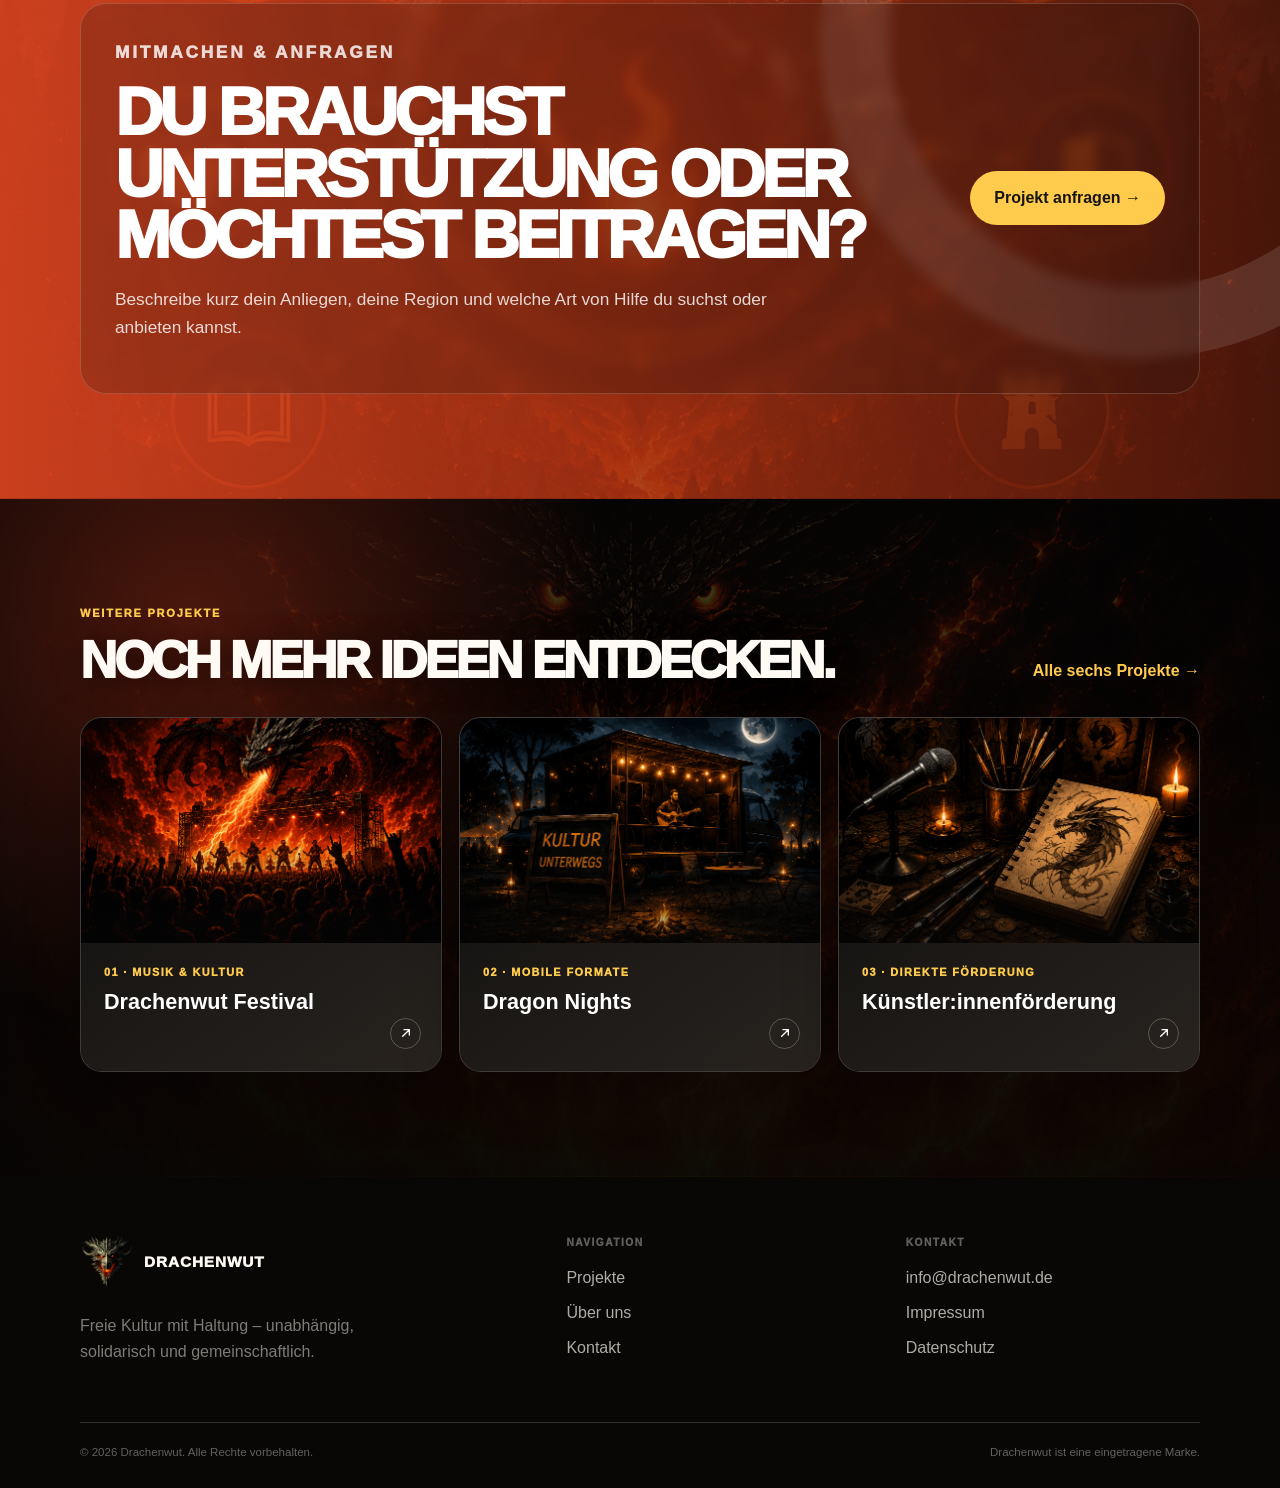
<file: projekt-flammenwacht.html>
<!DOCTYPE html>
<html lang="de">
<head>
  <meta charset="UTF-8">
  <meta name="viewport" content="width=device-width, initial-scale=1.0">
  <meta name="description" content="Ein Netzwerk für Menschen und Orte, die freie Kultur ermöglichen – damit Wissen, Unterstützung und Verantwortung geteilt werden.">
  <meta name="theme-color" content="#0e0d0c">
  <title>Flammenwacht | Drachenwut</title>
  <link rel="stylesheet" href="project-detail.css">
  <style>:root {--accent:#df3f20;--accent-2:#ffcb4c;--hero-image:url('images/Ideen6.png');}</style>
</head>
<body>
  <a class="skip-link" href="#main">Zum Inhalt springen</a>
  <header class="site-header" id="top">
    <div class="container nav-row">
      <a class="brand" href="index.html" aria-label="Drachenwut Startseite">
        <span class="brand-icon" aria-hidden="true"></span><span class="brand-name">DRACHENWUT</span>
      </a>
      <button class="menu-button" type="button" aria-expanded="false" aria-controls="main-navigation" aria-label="Menü öffnen"><span></span><span></span><span></span></button>
      <nav class="nav-links" id="main-navigation" aria-label="Hauptnavigation">
        <a href="index.html#projekte">Projekte</a><a href="index.html#ueber-uns">Über uns</a><a href="index.html#kontakt">Kontakt</a><a class="nav-button" href="mailto:info@drachenwut.de?subject=Flammenwacht">Schreib uns</a>
      </nav>
    </div>
  </header>
  <main id="main">
    <section class="project-hero" aria-labelledby="project-title">
      <div class="container hero-content reveal">
        <a class="back-link" href="index.html#projekte">Alle Projekte</a>
        <div class="project-number">06</div>
        <p class="eyebrow">Solidarisches Kulturnetzwerk</p>
        <h1 id="project-title">Flammenwacht</h1>
        <p class="hero-lead">Ein Netzwerk für Menschen und Orte, die freie Kultur ermöglichen – damit Wissen, Unterstützung und Verantwortung geteilt werden.</p>
        <div class="hero-actions"><a class="button button-primary" href="#details">Projekt entdecken</a><a class="button button-secondary" href="mailto:info@drachenwut.de?subject=Flammenwacht">Kontakt aufnehmen</a></div>
      </div>
    </section>
    <section class="section intro-hero-section" id="details">
      <div class="container intro-grid">
        <div class="reveal"><p class="section-kicker">Worum es geht</p><h2>Schutz, Vernetzung und Unterstützung für freie Kultur.</h2></div>
        <p class="intro-copy reveal"><strong>Ein Netzwerk, das Kulturarbeit gemeinsam stärkt.</strong><br>Flammenwacht verbindet Künstler:innen, Veranstaltende, Initiativen und Unterstützer:innen und macht Wissen sowie praktische Hilfe leichter zugänglich.</p>
      </div>
    </section>
    <section class="section features-section">
      <div class="container">
        <div class="section-head reveal"><div><p class="section-kicker">Projektbausteine</p><h2>Was dieses Format stark macht.</h2></div><p>Die konkrete Ausgestaltung wird immer an Ort, Menschen, Ressourcen und tatsächliche Bedarfe angepasst.</p></div>
        <div class="feature-grid"><article class="feature-card reveal" data-number="01">
              <div class="feature-icon" aria-hidden="true">01</div>
              <h3>Schnelle Orientierung</h3>
              <p>Bei konkreten Herausforderungen werden passende Ansprechpersonen, Erfahrungen und Ressourcen zusammengeführt.</p>
            </article><article class="feature-card reveal" data-number="02">
              <div class="feature-icon" aria-hidden="true">02</div>
              <h3>Wissen teilen</h3>
              <p>Vorlagen, Hinweise und erprobte Abläufe helfen dabei, nicht jedes Problem allein neu lösen zu müssen.</p>
            </article><article class="feature-card reveal" data-number="03">
              <div class="feature-icon" aria-hidden="true">03</div>
              <h3>Solidarische Verbindungen</h3>
              <p>Künstler:innen, Räume, Technik, Beratung und lokale Initiativen werden sinnvoll vernetzt.</p>
            </article><article class="feature-card reveal" data-number="04">
              <div class="feature-icon" aria-hidden="true">04</div>
              <h3>Schutzräume stärken</h3>
              <p>Awareness, faire Zusammenarbeit und verantwortungsvolle Veranstaltungsstrukturen stehen im Mittelpunkt.</p>
            </article></div>
      </div>
    </section>
    <section class="section process">
      <div class="container">
        <div class="section-head reveal"><div><p class="section-kicker">So entsteht das Projekt</p><h2>Vom ersten Gespräch zur Umsetzung.</h2></div><p>Ein klarer Ablauf schafft Verlässlichkeit, ohne die Idee in ein starres Schema zu pressen.</p></div>
        <div class="process-list"><div class="process-item reveal">
            <span>01</span><h3>Anliegen einordnen</h3><p>Die Situation und der tatsächliche Unterstützungsbedarf werden gemeinsam geklärt.</p>
          </div><div class="process-item reveal">
            <span>02</span><h3>Verbindungen schaffen</h3><p>Passende Menschen, Orte oder Ressourcen werden zusammengebracht.</p>
          </div><div class="process-item reveal">
            <span>03</span><h3>Handlung ermöglichen</h3><p>Aus Austausch wird ein konkreter, realistischer nächster Schritt.</p>
          </div><div class="process-item reveal">
            <span>04</span><h3>Netzwerk pflegen</h3><p>Erfahrungen und Wissen fließen zurück in die Gemeinschaft.</p>
          </div></div>
      </div>
    </section>
    <section class="section cta-section">
      <div class="container cta-grid reveal"><div><p class="section-kicker">Mitmachen & anfragen</p><h2>Du brauchst Unterstützung oder möchtest beitragen?</h2><p>Beschreibe kurz dein Anliegen, deine Region und welche Art von Hilfe du suchst oder anbieten kannst.</p></div><a class="button" href="mailto:info@drachenwut.de?subject=Flammenwacht">Projekt anfragen →</a></div>
    </section>
    <section class="section related">
      <div class="container"><div class="related-head reveal"><div><p class="section-kicker">Weitere Projekte</p><h2>Noch mehr Ideen entdecken.</h2></div><a class="related-link" href="index.html#projekte">Alle sechs Projekte →</a></div><div class="related-grid"><a class="related-card" href="projekt-drachenwut-festival.html">
            <span class="related-media">
              <img src="images/Ideen1.png" alt="Drachenwut Festival" loading="lazy" decoding="async" onerror="this.onerror=null;this.src='images/Ideen1.svg';">
            </span>
            <span class="related-copy">
              <span class="related-label">01 · Musik &amp; Kultur</span>
              <strong>Drachenwut Festival</strong>
              <span class="related-arrow" aria-hidden="true"><svg viewBox="0 0 24 24" focusable="false"><path d="M7 17 17 7M9 7h8v8"/></svg></span>
            </span>
          </a><a class="related-card" href="projekt-dragon-nights.html">
            <span class="related-media">
              <img src="images/Ideen2.png" alt="Dragon Nights" loading="lazy" decoding="async" onerror="this.onerror=null;this.src='images/Ideen2.svg';">
            </span>
            <span class="related-copy">
              <span class="related-label">02 · Mobile Formate</span>
              <strong>Dragon Nights</strong>
              <span class="related-arrow" aria-hidden="true"><svg viewBox="0 0 24 24" focusable="false"><path d="M7 17 17 7M9 7h8v8"/></svg></span>
            </span>
          </a><a class="related-card" href="projekt-kuenstlerinnenfoerderung.html">
            <span class="related-media">
              <img src="images/Ideen3.png" alt="Künstler:innenförderung" loading="lazy" decoding="async" onerror="this.onerror=null;this.src='images/Ideen3.svg';">
            </span>
            <span class="related-copy">
              <span class="related-label">03 · Direkte Förderung</span>
              <strong>Künstler:innenförderung</strong>
              <span class="related-arrow" aria-hidden="true"><svg viewBox="0 0 24 24" focusable="false"><path d="M7 17 17 7M9 7h8v8"/></svg></span>
            </span>
          </a></div></div>
    </section>
  </main>
  <footer class="site-footer">
    <div class="container footer-main"><div><a class="brand" href="index.html"><span class="brand-icon" aria-hidden="true"></span><span class="brand-name">DRACHENWUT</span></a><p class="footer-copy">Freie Kultur mit Haltung – unabhängig, solidarisch und gemeinschaftlich.</p></div><div><p class="footer-title">Navigation</p><div class="footer-links"><a href="index.html#projekte">Projekte</a><a href="index.html#ueber-uns">Über uns</a><a href="index.html#kontakt">Kontakt</a></div></div><div><p class="footer-title">Kontakt</p><div class="footer-links"><a href="mailto:info@drachenwut.de">info@drachenwut.de</a><a href="index.html#impressum">Impressum</a><a href="index.html#datenschutz">Datenschutz</a></div></div></div>
    <div class="container footer-bottom"><p>© <span id="year"></span> Drachenwut. Alle Rechte vorbehalten.</p><p>Drachenwut ist eine eingetragene Marke.</p></div>
  </footer>
  <script src="project-detail.js"></script>
</body>
</html>
</file>
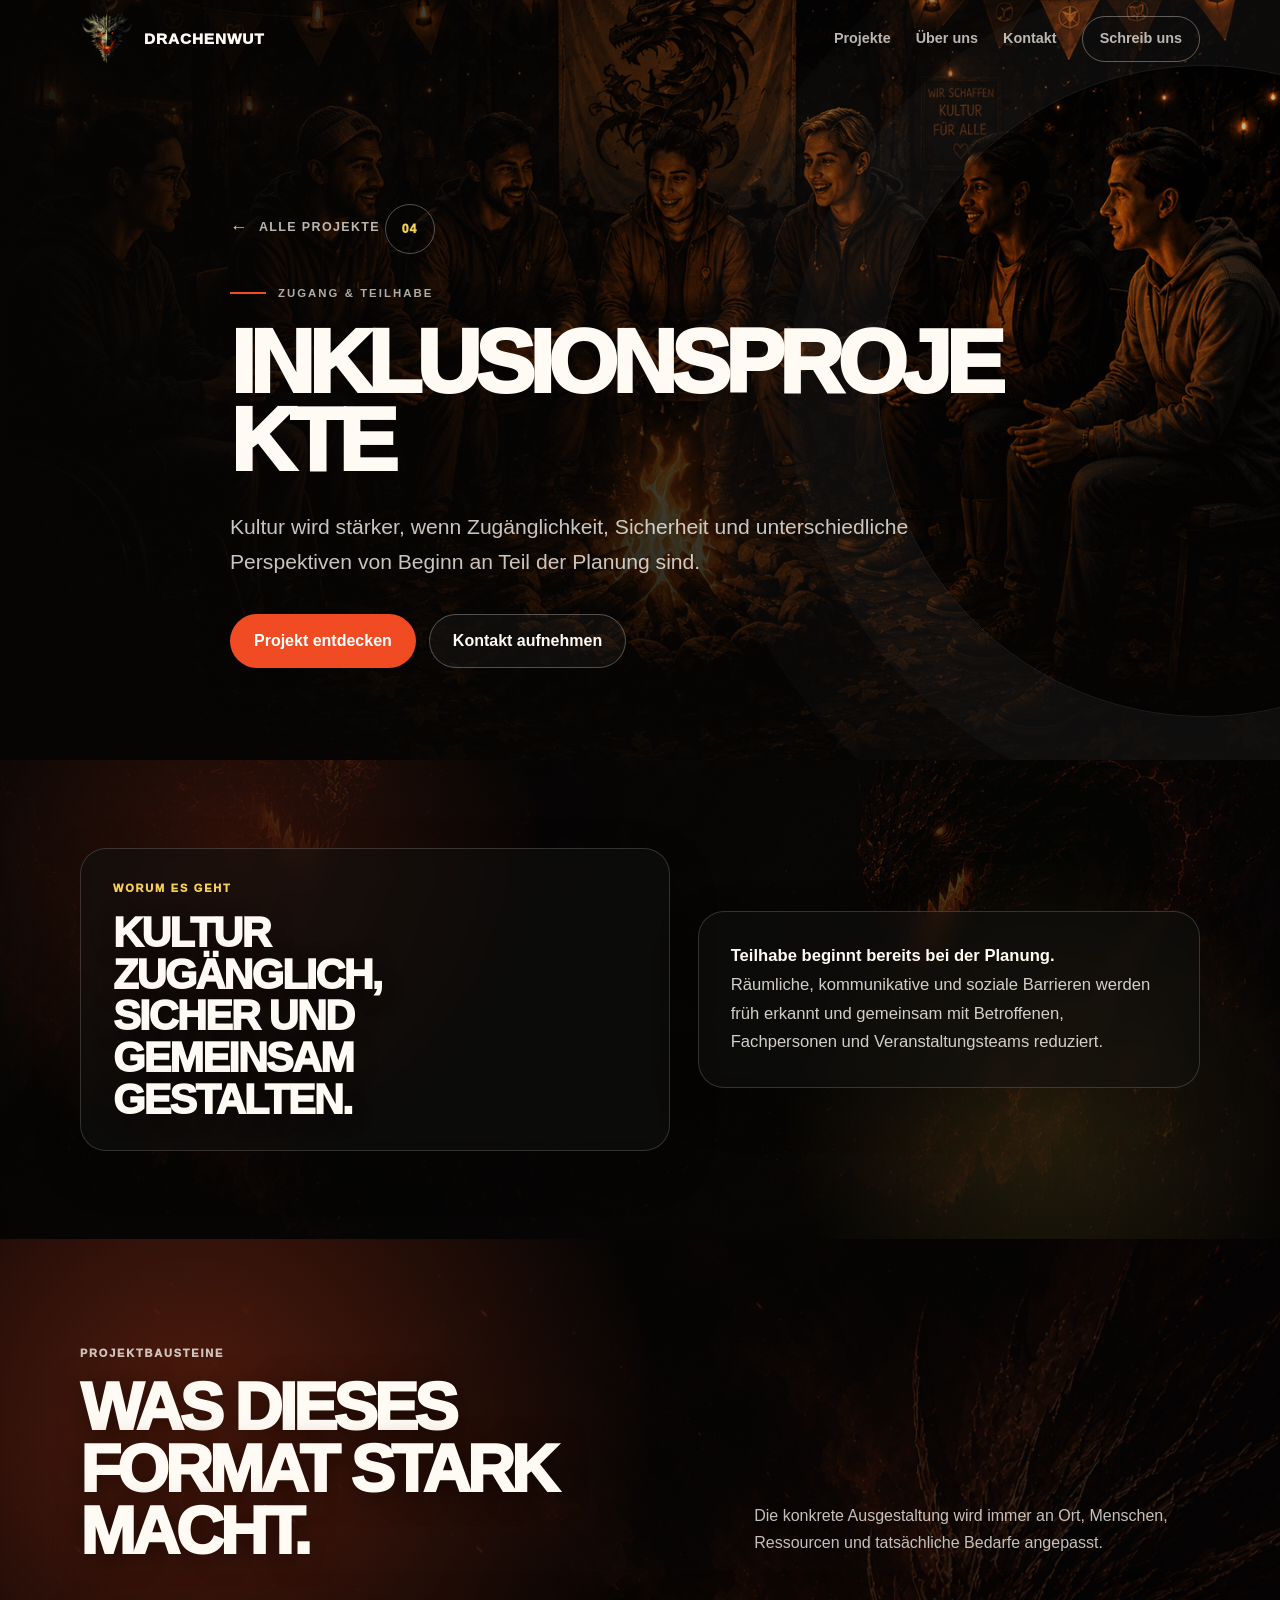
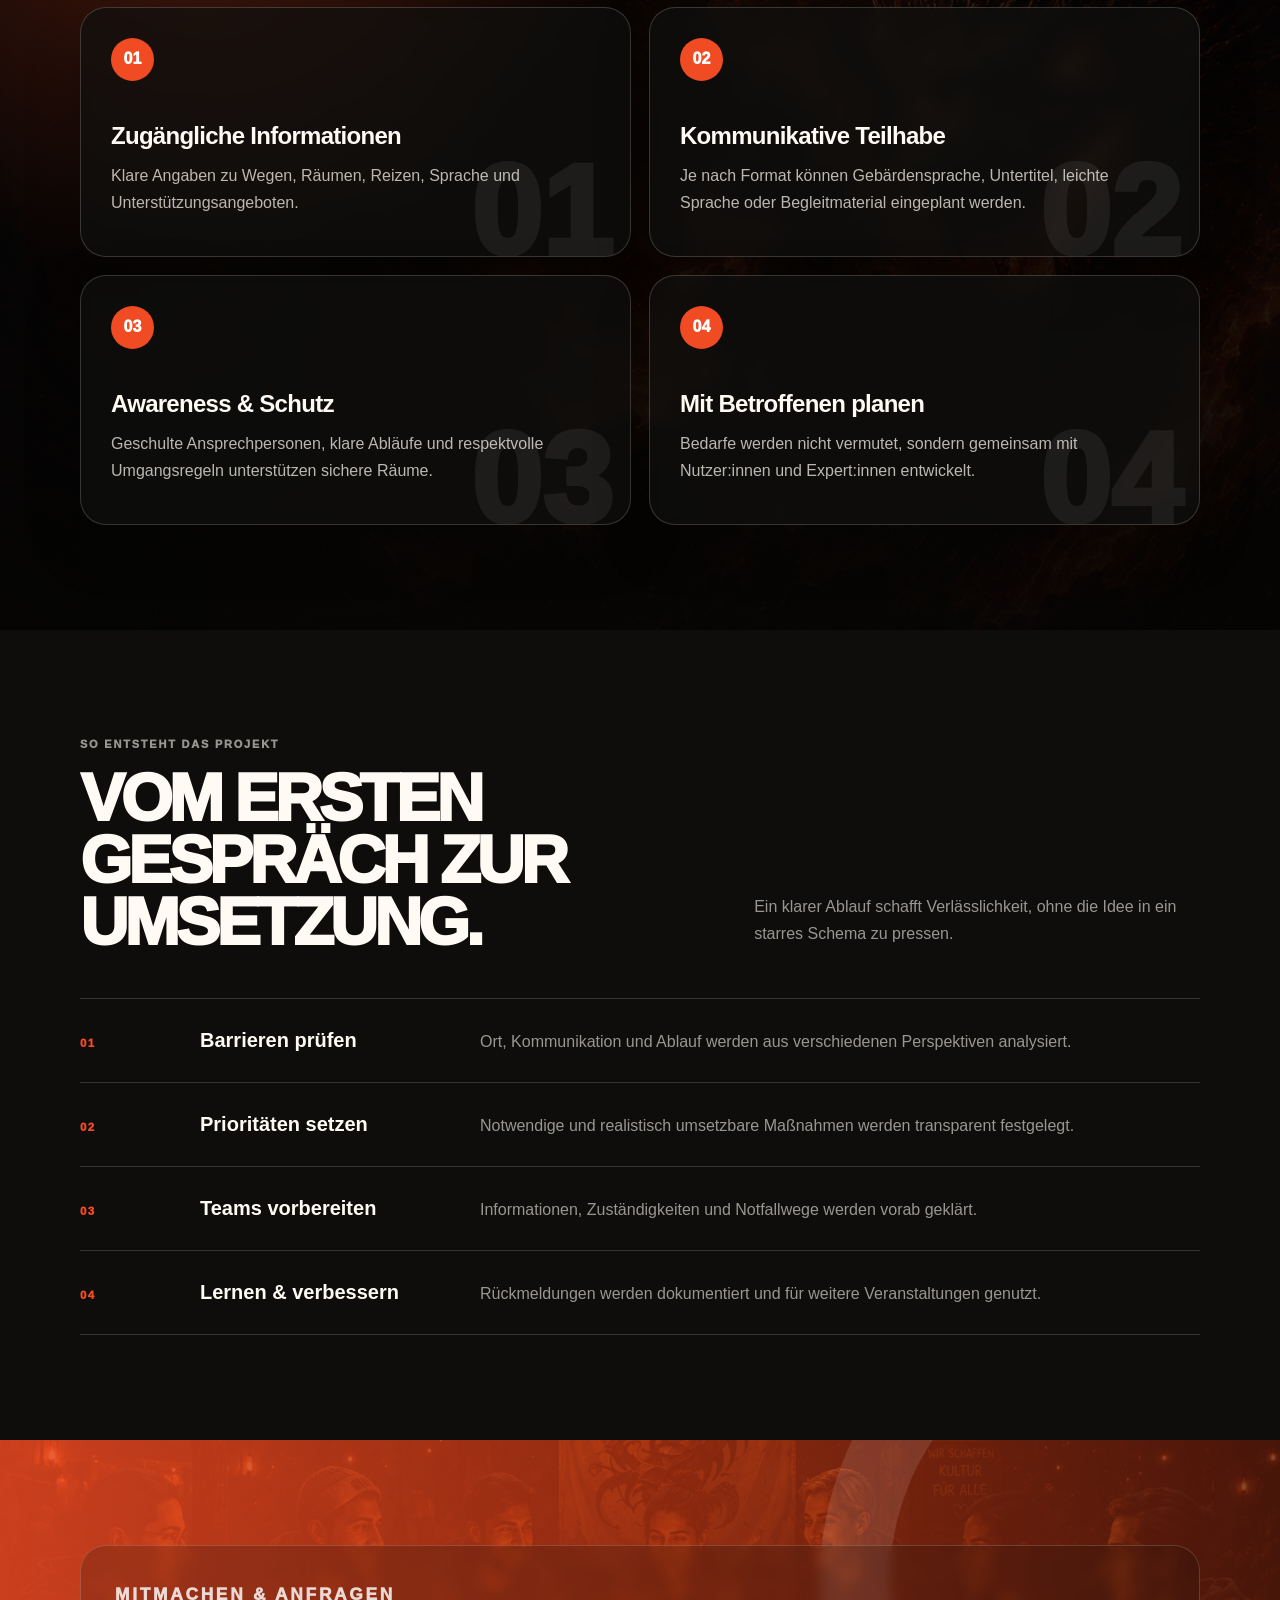
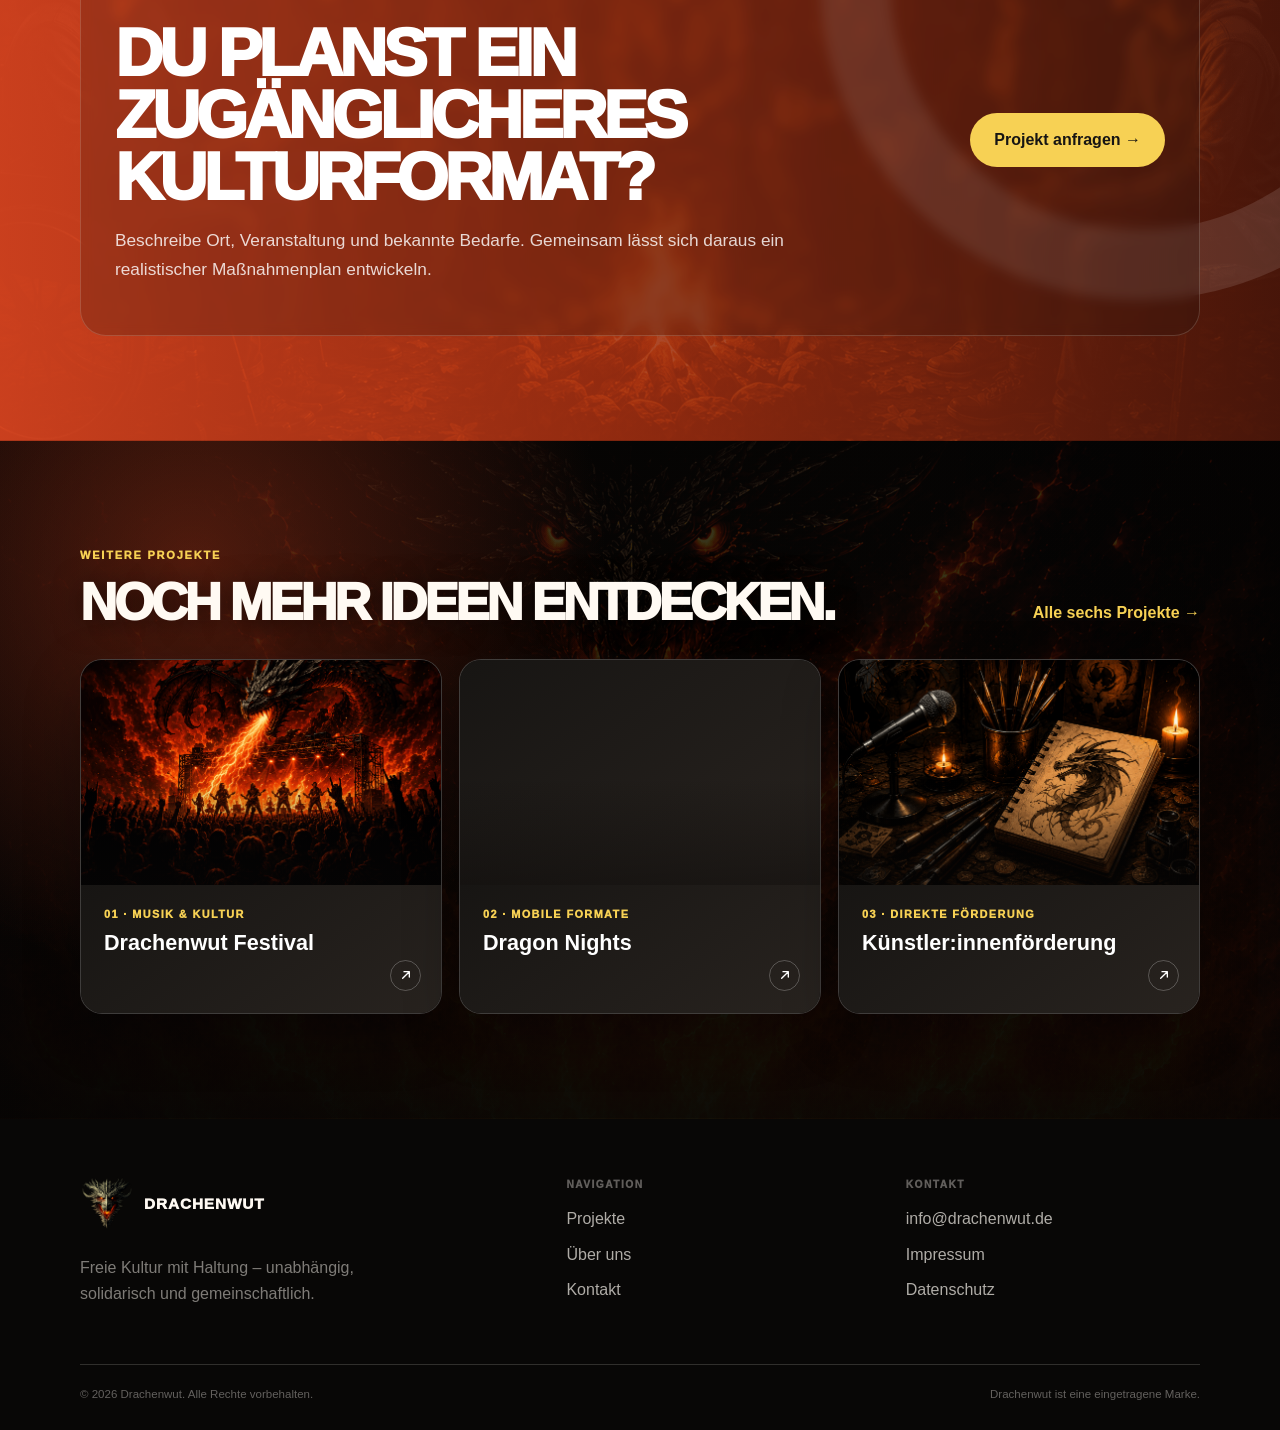
<file: projekt-inklusion.html>
<!DOCTYPE html>
<html lang="de">
<head>
  <meta charset="UTF-8">
  <meta name="viewport" content="width=device-width, initial-scale=1.0">
  <meta name="description" content="Kultur wird stärker, wenn Zugänglichkeit, Sicherheit und unterschiedliche Perspektiven von Beginn an Teil der Planung sind.">
  <meta name="theme-color" content="#0e0d0c">
  <title>Inklusionsprojekte | Drachenwut</title>
  <link rel="stylesheet" href="project-detail.css">
  <style>:root {--accent:#f04b23;--accent-2:#f7d154;--hero-image:url('images/Ideen4.png');}</style>
</head>
<body>
  <a class="skip-link" href="#main">Zum Inhalt springen</a>
  <header class="site-header" id="top">
    <div class="container nav-row">
      <a class="brand" href="index.html" aria-label="Drachenwut Startseite">
        <span class="brand-icon" aria-hidden="true"></span><span class="brand-name">DRACHENWUT</span>
      </a>
      <button class="menu-button" type="button" aria-expanded="false" aria-controls="main-navigation" aria-label="Menü öffnen"><span></span><span></span><span></span></button>
      <nav class="nav-links" id="main-navigation" aria-label="Hauptnavigation">
        <a href="index.html#projekte">Projekte</a><a href="index.html#ueber-uns">Über uns</a><a href="index.html#kontakt">Kontakt</a><a class="nav-button" href="mailto:info@drachenwut.de?subject=Inklusionsprojekte">Schreib uns</a>
      </nav>
    </div>
  </header>
  <main id="main">
    <section class="project-hero" aria-labelledby="project-title">
      <div class="container hero-content reveal">
        <a class="back-link" href="index.html#projekte">Alle Projekte</a>
        <div class="project-number">04</div>
        <p class="eyebrow">Zugang &amp; Teilhabe</p>
        <h1 id="project-title">Inklusionsprojekte</h1>
        <p class="hero-lead">Kultur wird stärker, wenn Zugänglichkeit, Sicherheit und unterschiedliche Perspektiven von Beginn an Teil der Planung sind.</p>
        <div class="hero-actions"><a class="button button-primary" href="#details">Projekt entdecken</a><a class="button button-secondary" href="mailto:info@drachenwut.de?subject=Inklusionsprojekte">Kontakt aufnehmen</a></div>
      </div>
    </section>
    <section class="section intro-hero-section" id="details">
      <div class="container intro-grid">
        <div class="reveal"><p class="section-kicker">Worum es geht</p><h2>Kultur zugänglich, sicher und gemeinsam gestalten.</h2></div>
        <p class="intro-copy reveal"><strong>Teilhabe beginnt bereits bei der Planung.</strong><br>Räumliche, kommunikative und soziale Barrieren werden früh erkannt und gemeinsam mit Betroffenen, Fachpersonen und Veranstaltungsteams reduziert.</p>
      </div>
    </section>
    <section class="section features-section">
      <div class="container">
        <div class="section-head reveal"><div><p class="section-kicker">Projektbausteine</p><h2>Was dieses Format stark macht.</h2></div><p>Die konkrete Ausgestaltung wird immer an Ort, Menschen, Ressourcen und tatsächliche Bedarfe angepasst.</p></div>
        <div class="feature-grid"><article class="feature-card reveal" data-number="01">
              <div class="feature-icon" aria-hidden="true">01</div>
              <h3>Zugängliche Informationen</h3>
              <p>Klare Angaben zu Wegen, Räumen, Reizen, Sprache und Unterstützungsangeboten.</p>
            </article><article class="feature-card reveal" data-number="02">
              <div class="feature-icon" aria-hidden="true">02</div>
              <h3>Kommunikative Teilhabe</h3>
              <p>Je nach Format können Gebärdensprache, Untertitel, leichte Sprache oder Begleitmaterial eingeplant werden.</p>
            </article><article class="feature-card reveal" data-number="03">
              <div class="feature-icon" aria-hidden="true">03</div>
              <h3>Awareness &amp; Schutz</h3>
              <p>Geschulte Ansprechpersonen, klare Abläufe und respektvolle Umgangsregeln unterstützen sichere Räume.</p>
            </article><article class="feature-card reveal" data-number="04">
              <div class="feature-icon" aria-hidden="true">04</div>
              <h3>Mit Betroffenen planen</h3>
              <p>Bedarfe werden nicht vermutet, sondern gemeinsam mit Nutzer:innen und Expert:innen entwickelt.</p>
            </article></div>
      </div>
    </section>
    <section class="section process">
      <div class="container">
        <div class="section-head reveal"><div><p class="section-kicker">So entsteht das Projekt</p><h2>Vom ersten Gespräch zur Umsetzung.</h2></div><p>Ein klarer Ablauf schafft Verlässlichkeit, ohne die Idee in ein starres Schema zu pressen.</p></div>
        <div class="process-list"><div class="process-item reveal">
            <span>01</span><h3>Barrieren prüfen</h3><p>Ort, Kommunikation und Ablauf werden aus verschiedenen Perspektiven analysiert.</p>
          </div><div class="process-item reveal">
            <span>02</span><h3>Prioritäten setzen</h3><p>Notwendige und realistisch umsetzbare Maßnahmen werden transparent festgelegt.</p>
          </div><div class="process-item reveal">
            <span>03</span><h3>Teams vorbereiten</h3><p>Informationen, Zuständigkeiten und Notfallwege werden vorab geklärt.</p>
          </div><div class="process-item reveal">
            <span>04</span><h3>Lernen &amp; verbessern</h3><p>Rückmeldungen werden dokumentiert und für weitere Veranstaltungen genutzt.</p>
          </div></div>
      </div>
    </section>
    <section class="section cta-section">
      <div class="container cta-grid reveal"><div><p class="section-kicker">Mitmachen & anfragen</p><h2>Du planst ein zugänglicheres Kulturformat?</h2><p>Beschreibe Ort, Veranstaltung und bekannte Bedarfe. Gemeinsam lässt sich daraus ein realistischer Maßnahmenplan entwickeln.</p></div><a class="button" href="mailto:info@drachenwut.de?subject=Inklusionsprojekte">Projekt anfragen →</a></div>
    </section>
    <section class="section related">
      <div class="container"><div class="related-head reveal"><div><p class="section-kicker">Weitere Projekte</p><h2>Noch mehr Ideen entdecken.</h2></div><a class="related-link" href="index.html#projekte">Alle sechs Projekte →</a></div><div class="related-grid"><a class="related-card" href="projekt-drachenwut-festival.html">
            <span class="related-media">
              <img src="images/Ideen1.png" alt="Drachenwut Festival" loading="lazy" decoding="async" onerror="this.onerror=null;this.src='images/Ideen1.svg';">
            </span>
            <span class="related-copy">
              <span class="related-label">01 · Musik &amp; Kultur</span>
              <strong>Drachenwut Festival</strong>
              <span class="related-arrow" aria-hidden="true"><svg viewBox="0 0 24 24" focusable="false"><path d="M7 17 17 7M9 7h8v8"/></svg></span>
            </span>
          </a><a class="related-card" href="projekt-dragon-nights.html">
            <span class="related-media">
              <img src="images/Ideen2.png" alt="Dragon Nights" loading="lazy" decoding="async" onerror="this.onerror=null;this.src='images/Ideen2.svg';">
            </span>
            <span class="related-copy">
              <span class="related-label">02 · Mobile Formate</span>
              <strong>Dragon Nights</strong>
              <span class="related-arrow" aria-hidden="true"><svg viewBox="0 0 24 24" focusable="false"><path d="M7 17 17 7M9 7h8v8"/></svg></span>
            </span>
          </a><a class="related-card" href="projekt-kuenstlerinnenfoerderung.html">
            <span class="related-media">
              <img src="images/Ideen3.png" alt="Künstler:innenförderung" loading="lazy" decoding="async" onerror="this.onerror=null;this.src='images/Ideen3.svg';">
            </span>
            <span class="related-copy">
              <span class="related-label">03 · Direkte Förderung</span>
              <strong>Künstler:innenförderung</strong>
              <span class="related-arrow" aria-hidden="true"><svg viewBox="0 0 24 24" focusable="false"><path d="M7 17 17 7M9 7h8v8"/></svg></span>
            </span>
          </a></div></div>
    </section>
  </main>
  <footer class="site-footer">
    <div class="container footer-main"><div><a class="brand" href="index.html"><span class="brand-icon" aria-hidden="true"></span><span class="brand-name">DRACHENWUT</span></a><p class="footer-copy">Freie Kultur mit Haltung – unabhängig, solidarisch und gemeinschaftlich.</p></div><div><p class="footer-title">Navigation</p><div class="footer-links"><a href="index.html#projekte">Projekte</a><a href="index.html#ueber-uns">Über uns</a><a href="index.html#kontakt">Kontakt</a></div></div><div><p class="footer-title">Kontakt</p><div class="footer-links"><a href="mailto:info@drachenwut.de">info@drachenwut.de</a><a href="index.html#impressum">Impressum</a><a href="index.html#datenschutz">Datenschutz</a></div></div></div>
    <div class="container footer-bottom"><p>© <span id="year"></span> Drachenwut. Alle Rechte vorbehalten.</p><p>Drachenwut ist eine eingetragene Marke.</p></div>
  </footer>
  <script src="project-detail.js"></script>
</body>
</html>
</file>
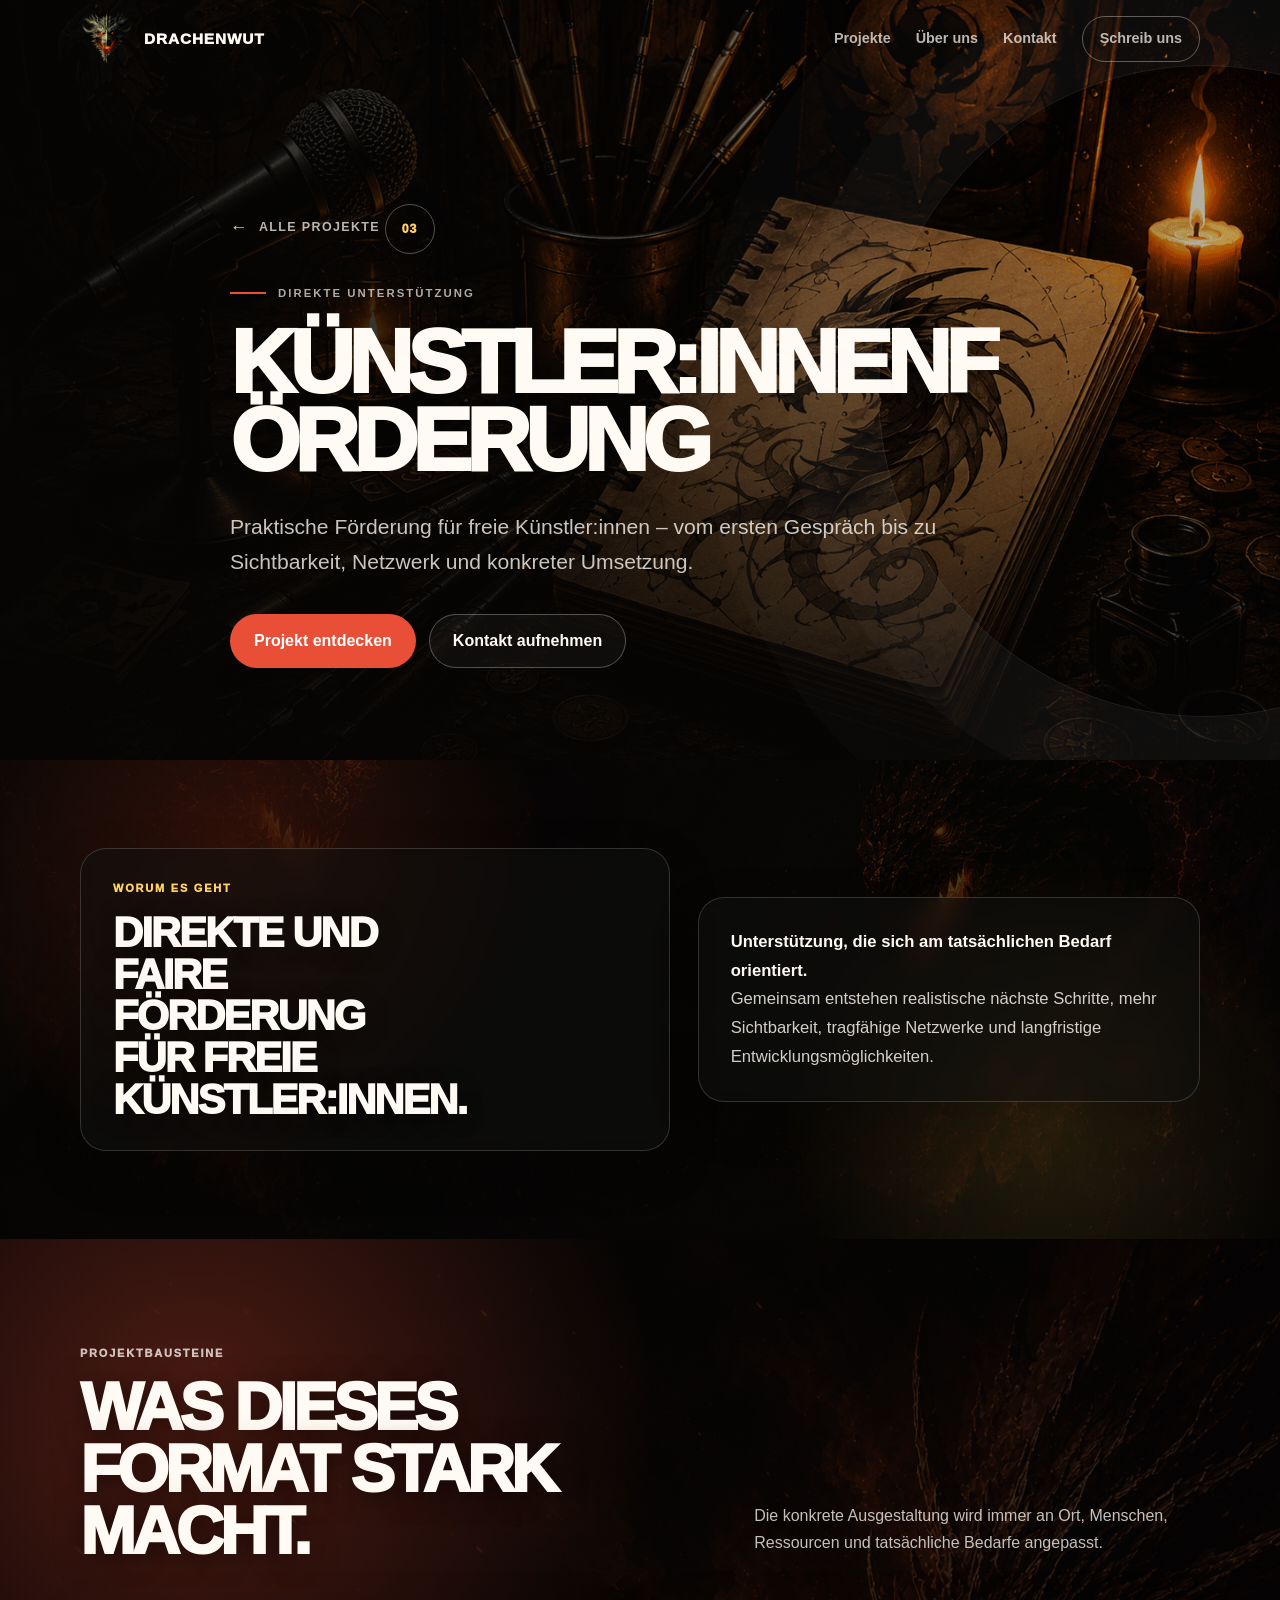
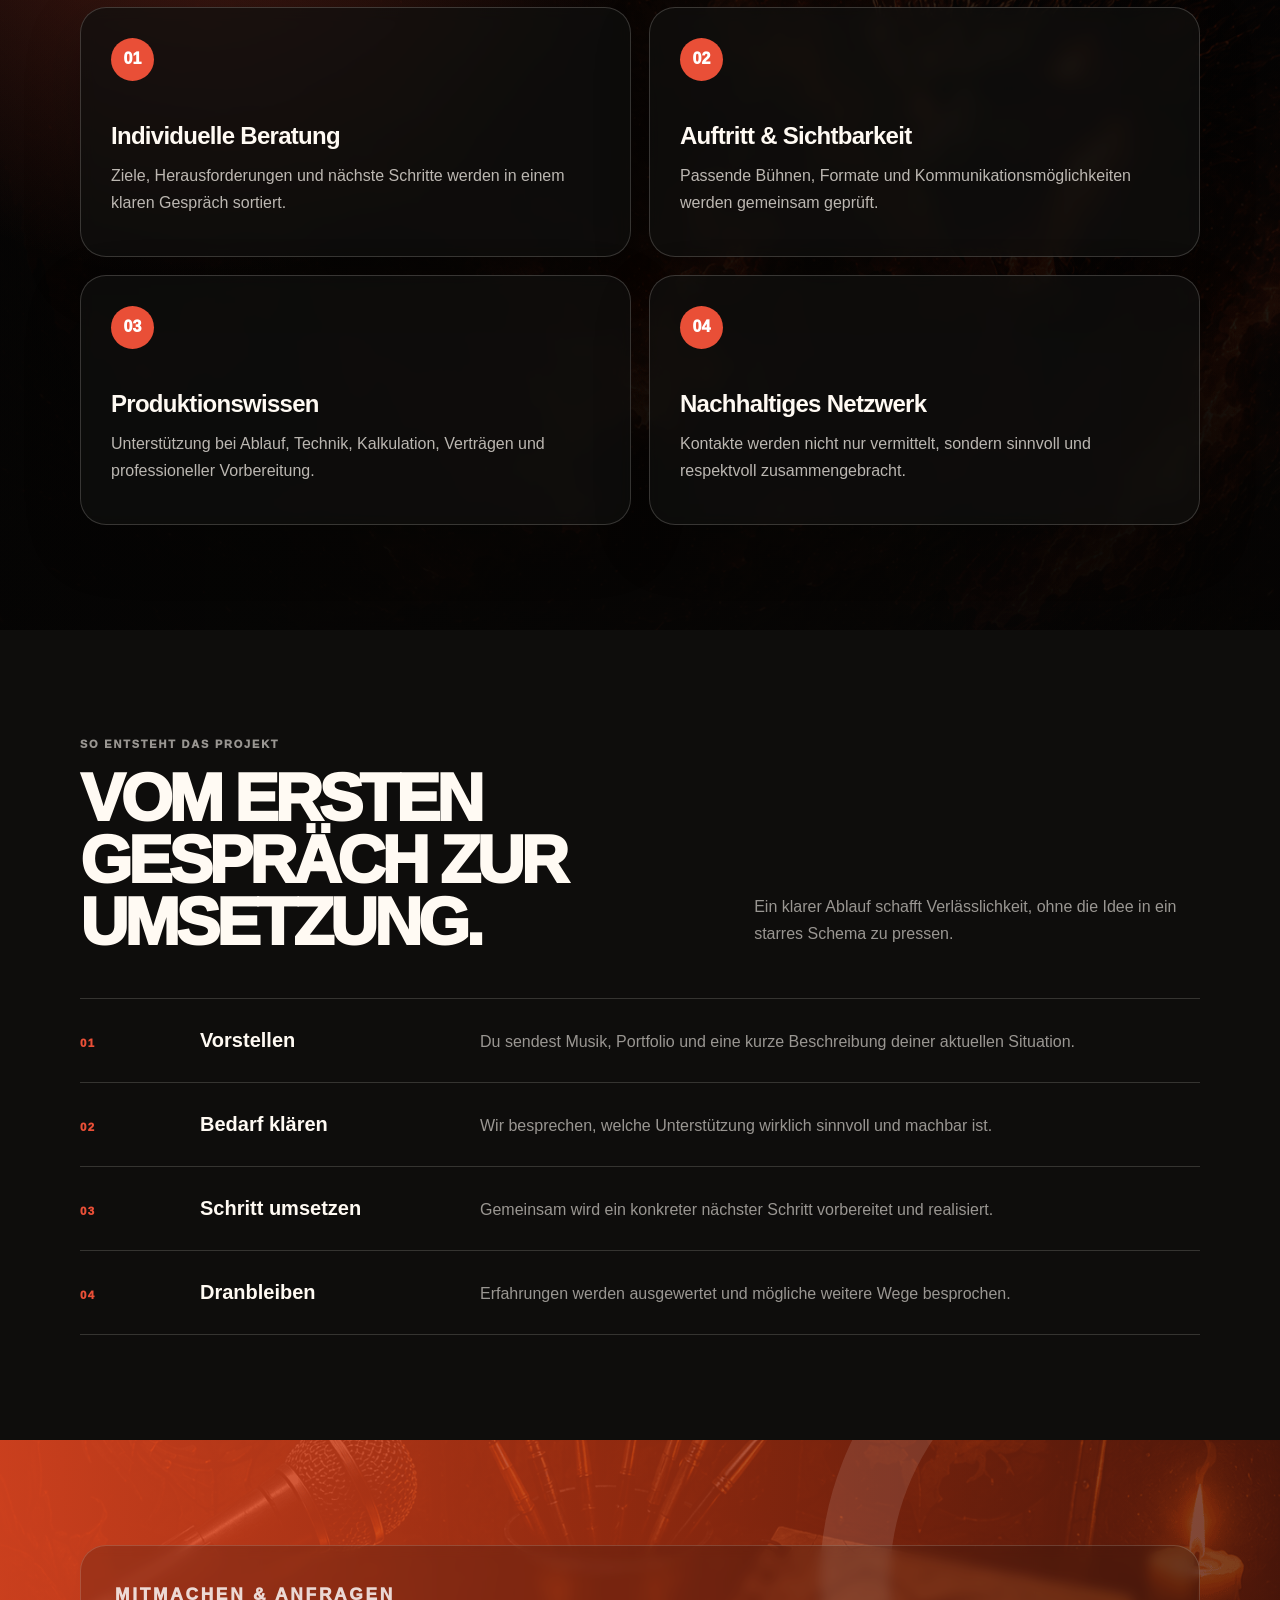
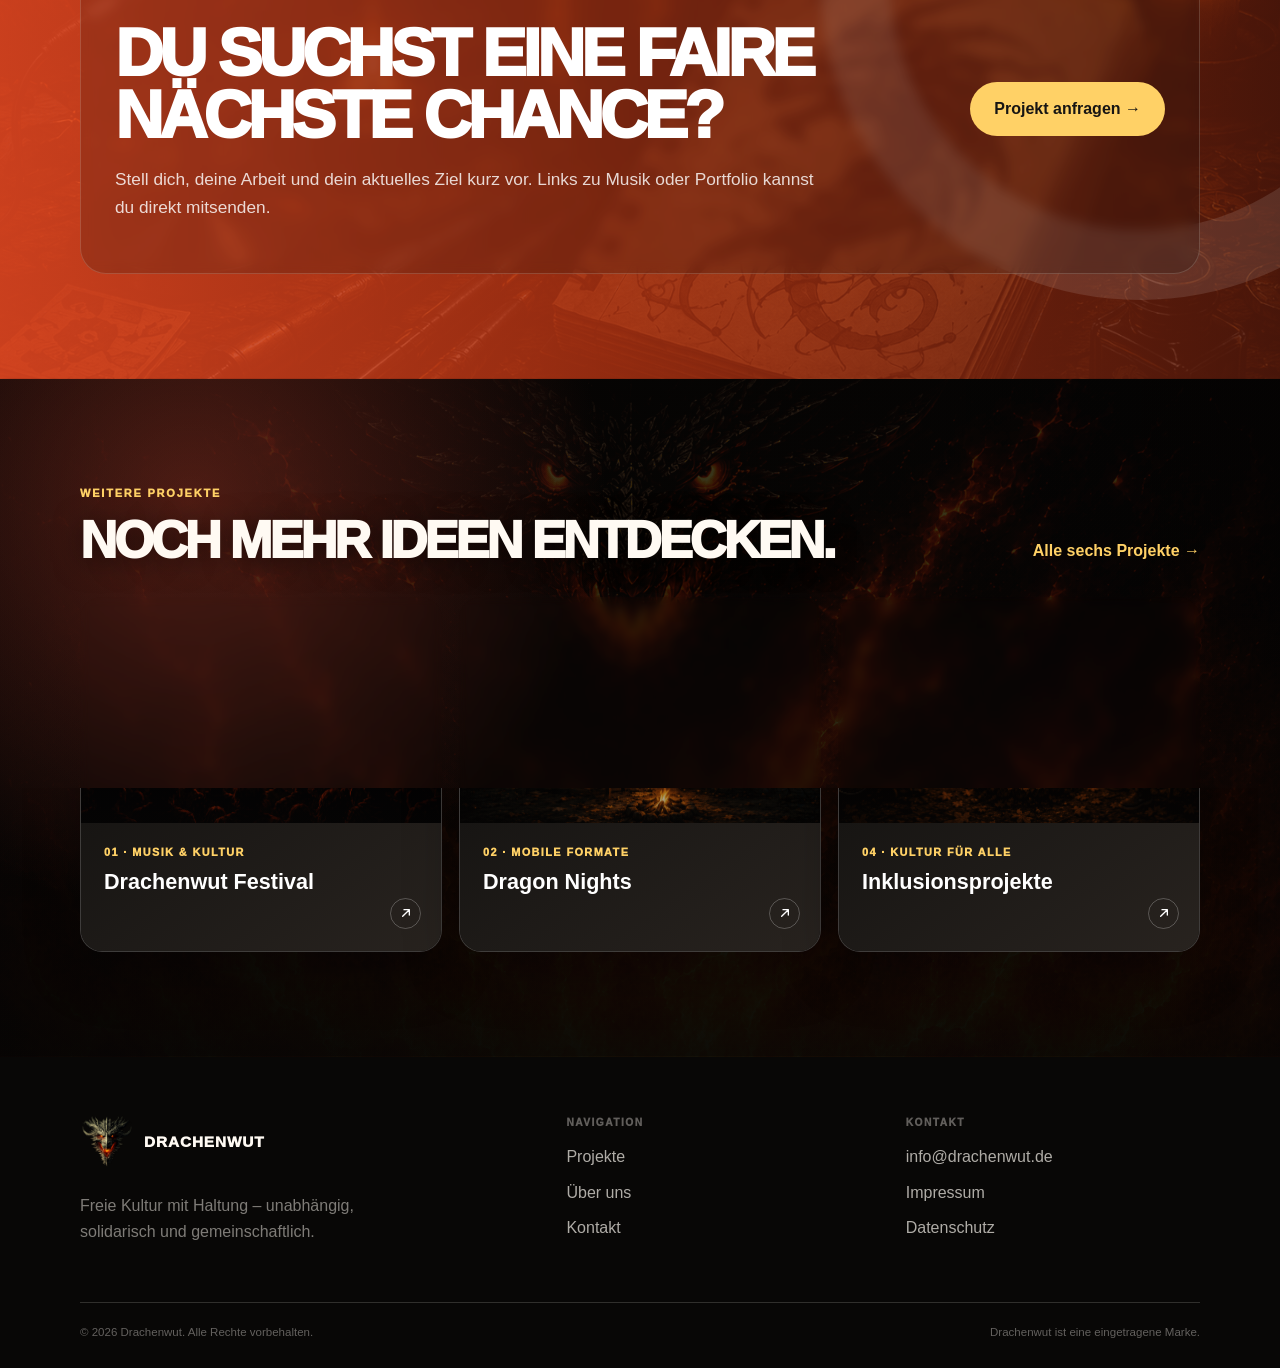
<file: projekt-kuenstlerinnenfoerderung.html>
<!DOCTYPE html>
<html lang="de">
<head>
  <meta charset="UTF-8">
  <meta name="viewport" content="width=device-width, initial-scale=1.0">
  <meta name="description" content="Praktische Förderung für freie Künstler:innen – vom ersten Gespräch bis zu Sichtbarkeit, Netzwerk und konkreter Umsetzung.">
  <meta name="theme-color" content="#0e0d0c">
  <title>Künstler:innenförderung | Drachenwut</title>
  <link rel="stylesheet" href="project-detail.css">
  <style>:root {--accent:#e94f37;--accent-2:#ffd166;--hero-image:url('images/Ideen3.png');}</style>
</head>
<body>
  <a class="skip-link" href="#main">Zum Inhalt springen</a>
  <header class="site-header" id="top">
    <div class="container nav-row">
      <a class="brand" href="index.html" aria-label="Drachenwut Startseite">
        <span class="brand-icon" aria-hidden="true"></span><span class="brand-name">DRACHENWUT</span>
      </a>
      <button class="menu-button" type="button" aria-expanded="false" aria-controls="main-navigation" aria-label="Menü öffnen"><span></span><span></span><span></span></button>
      <nav class="nav-links" id="main-navigation" aria-label="Hauptnavigation">
        <a href="index.html#projekte">Projekte</a><a href="index.html#ueber-uns">Über uns</a><a href="index.html#kontakt">Kontakt</a><a class="nav-button" href="mailto:info@drachenwut.de?subject=Künstler:innenförderung">Schreib uns</a>
      </nav>
    </div>
  </header>
  <main id="main">
    <section class="project-hero" aria-labelledby="project-title">
      <div class="container hero-content reveal">
        <a class="back-link" href="index.html#projekte">Alle Projekte</a>
        <div class="project-number">03</div>
        <p class="eyebrow">Direkte Unterstützung</p>
        <h1 id="project-title">Künstler:innenförderung</h1>
        <p class="hero-lead">Praktische Förderung für freie Künstler:innen – vom ersten Gespräch bis zu Sichtbarkeit, Netzwerk und konkreter Umsetzung.</p>
        <div class="hero-actions"><a class="button button-primary" href="#details">Projekt entdecken</a><a class="button button-secondary" href="mailto:info@drachenwut.de?subject=Künstler:innenförderung">Kontakt aufnehmen</a></div>
      </div>
    </section>
    <section class="section intro-hero-section" id="details">
      <div class="container intro-grid">
        <div class="reveal"><p class="section-kicker">Worum es geht</p><h2>Direkte und faire Förderung für freie Künstler:innen.</h2></div>
        <p class="intro-copy reveal"><strong>Unterstützung, die sich am tatsächlichen Bedarf orientiert.</strong><br>Gemeinsam entstehen realistische nächste Schritte, mehr Sichtbarkeit, tragfähige Netzwerke und langfristige Entwicklungsmöglichkeiten.</p>
      </div>
    </section>
    <section class="section features-section">
      <div class="container">
        <div class="section-head reveal"><div><p class="section-kicker">Projektbausteine</p><h2>Was dieses Format stark macht.</h2></div><p>Die konkrete Ausgestaltung wird immer an Ort, Menschen, Ressourcen und tatsächliche Bedarfe angepasst.</p></div>
        <div class="feature-grid"><article class="feature-card reveal" data-number="01">
              <div class="feature-icon" aria-hidden="true">01</div>
              <h3>Individuelle Beratung</h3>
              <p>Ziele, Herausforderungen und nächste Schritte werden in einem klaren Gespräch sortiert.</p>
            </article><article class="feature-card reveal" data-number="02">
              <div class="feature-icon" aria-hidden="true">02</div>
              <h3>Auftritt &amp; Sichtbarkeit</h3>
              <p>Passende Bühnen, Formate und Kommunikationsmöglichkeiten werden gemeinsam geprüft.</p>
            </article><article class="feature-card reveal" data-number="03">
              <div class="feature-icon" aria-hidden="true">03</div>
              <h3>Produktionswissen</h3>
              <p>Unterstützung bei Ablauf, Technik, Kalkulation, Verträgen und professioneller Vorbereitung.</p>
            </article><article class="feature-card reveal" data-number="04">
              <div class="feature-icon" aria-hidden="true">04</div>
              <h3>Nachhaltiges Netzwerk</h3>
              <p>Kontakte werden nicht nur vermittelt, sondern sinnvoll und respektvoll zusammengebracht.</p>
            </article></div>
      </div>
    </section>
    <section class="section process">
      <div class="container">
        <div class="section-head reveal"><div><p class="section-kicker">So entsteht das Projekt</p><h2>Vom ersten Gespräch zur Umsetzung.</h2></div><p>Ein klarer Ablauf schafft Verlässlichkeit, ohne die Idee in ein starres Schema zu pressen.</p></div>
        <div class="process-list"><div class="process-item reveal">
            <span>01</span><h3>Vorstellen</h3><p>Du sendest Musik, Portfolio und eine kurze Beschreibung deiner aktuellen Situation.</p>
          </div><div class="process-item reveal">
            <span>02</span><h3>Bedarf klären</h3><p>Wir besprechen, welche Unterstützung wirklich sinnvoll und machbar ist.</p>
          </div><div class="process-item reveal">
            <span>03</span><h3>Schritt umsetzen</h3><p>Gemeinsam wird ein konkreter nächster Schritt vorbereitet und realisiert.</p>
          </div><div class="process-item reveal">
            <span>04</span><h3>Dranbleiben</h3><p>Erfahrungen werden ausgewertet und mögliche weitere Wege besprochen.</p>
          </div></div>
      </div>
    </section>
    <section class="section cta-section">
      <div class="container cta-grid reveal"><div><p class="section-kicker">Mitmachen & anfragen</p><h2>Du suchst eine faire nächste Chance?</h2><p>Stell dich, deine Arbeit und dein aktuelles Ziel kurz vor. Links zu Musik oder Portfolio kannst du direkt mitsenden.</p></div><a class="button" href="mailto:info@drachenwut.de?subject=Künstler:innenförderung">Projekt anfragen →</a></div>
    </section>
    <section class="section related">
      <div class="container"><div class="related-head reveal"><div><p class="section-kicker">Weitere Projekte</p><h2>Noch mehr Ideen entdecken.</h2></div><a class="related-link" href="index.html#projekte">Alle sechs Projekte →</a></div><div class="related-grid"><a class="related-card" href="projekt-drachenwut-festival.html">
            <span class="related-media">
              <img src="images/Ideen1.png" alt="Drachenwut Festival" loading="lazy" decoding="async" onerror="this.onerror=null;this.src='images/Ideen1.svg';">
            </span>
            <span class="related-copy">
              <span class="related-label">01 · Musik &amp; Kultur</span>
              <strong>Drachenwut Festival</strong>
              <span class="related-arrow" aria-hidden="true"><svg viewBox="0 0 24 24" focusable="false"><path d="M7 17 17 7M9 7h8v8"/></svg></span>
            </span>
          </a><a class="related-card" href="projekt-dragon-nights.html">
            <span class="related-media">
              <img src="images/Ideen2.png" alt="Dragon Nights" loading="lazy" decoding="async" onerror="this.onerror=null;this.src='images/Ideen2.svg';">
            </span>
            <span class="related-copy">
              <span class="related-label">02 · Mobile Formate</span>
              <strong>Dragon Nights</strong>
              <span class="related-arrow" aria-hidden="true"><svg viewBox="0 0 24 24" focusable="false"><path d="M7 17 17 7M9 7h8v8"/></svg></span>
            </span>
          </a><a class="related-card" href="projekt-inklusion.html">
            <span class="related-media">
              <img src="images/Ideen4.png" alt="Inklusionsprojekte" loading="lazy" decoding="async" onerror="this.onerror=null;this.src='images/Ideen4.svg';">
            </span>
            <span class="related-copy">
              <span class="related-label">04 · Kultur für alle</span>
              <strong>Inklusionsprojekte</strong>
              <span class="related-arrow" aria-hidden="true"><svg viewBox="0 0 24 24" focusable="false"><path d="M7 17 17 7M9 7h8v8"/></svg></span>
            </span>
          </a></div></div>
    </section>
  </main>
  <footer class="site-footer">
    <div class="container footer-main"><div><a class="brand" href="index.html"><span class="brand-icon" aria-hidden="true"></span><span class="brand-name">DRACHENWUT</span></a><p class="footer-copy">Freie Kultur mit Haltung – unabhängig, solidarisch und gemeinschaftlich.</p></div><div><p class="footer-title">Navigation</p><div class="footer-links"><a href="index.html#projekte">Projekte</a><a href="index.html#ueber-uns">Über uns</a><a href="index.html#kontakt">Kontakt</a></div></div><div><p class="footer-title">Kontakt</p><div class="footer-links"><a href="mailto:info@drachenwut.de">info@drachenwut.de</a><a href="index.html#impressum">Impressum</a><a href="index.html#datenschutz">Datenschutz</a></div></div></div>
    <div class="container footer-bottom"><p>© <span id="year"></span> Drachenwut. Alle Rechte vorbehalten.</p><p>Drachenwut ist eine eingetragene Marke.</p></div>
  </footer>
  <script src="project-detail.js"></script>
</body>
</html>
</file>
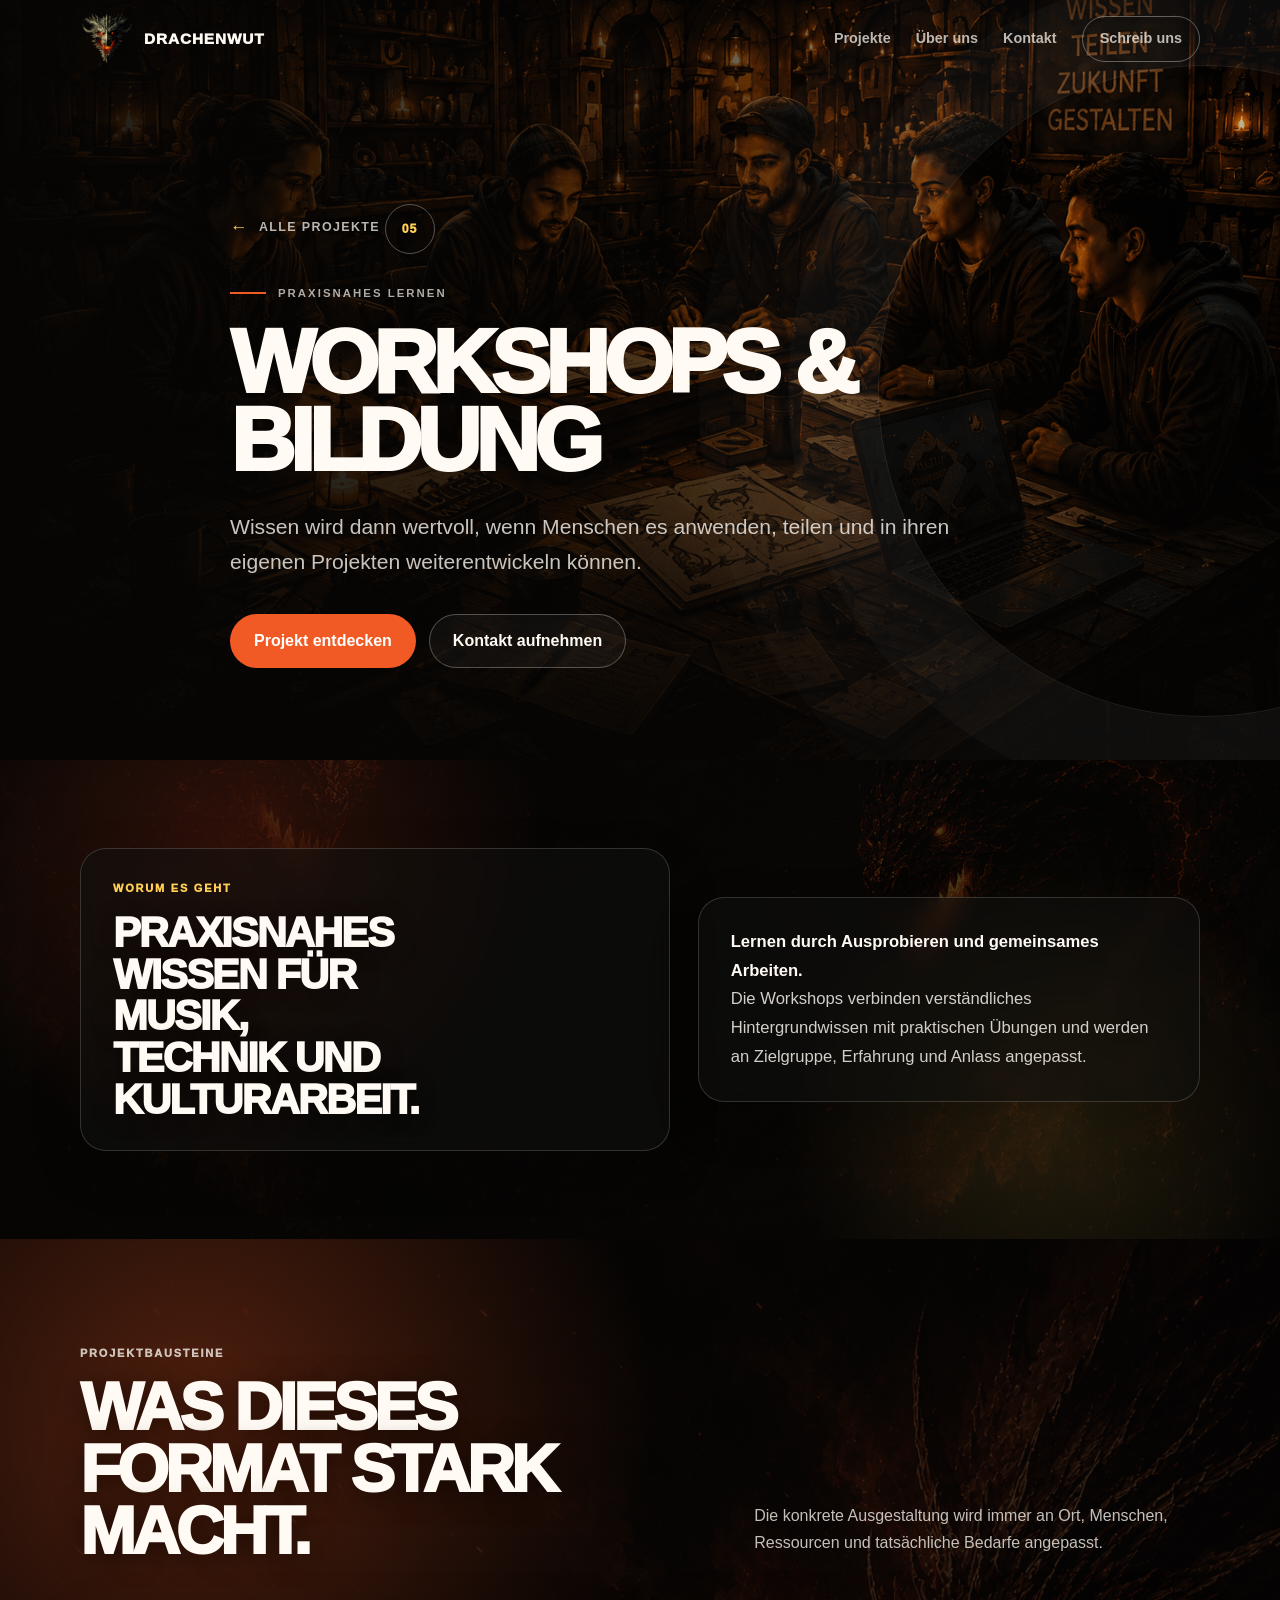
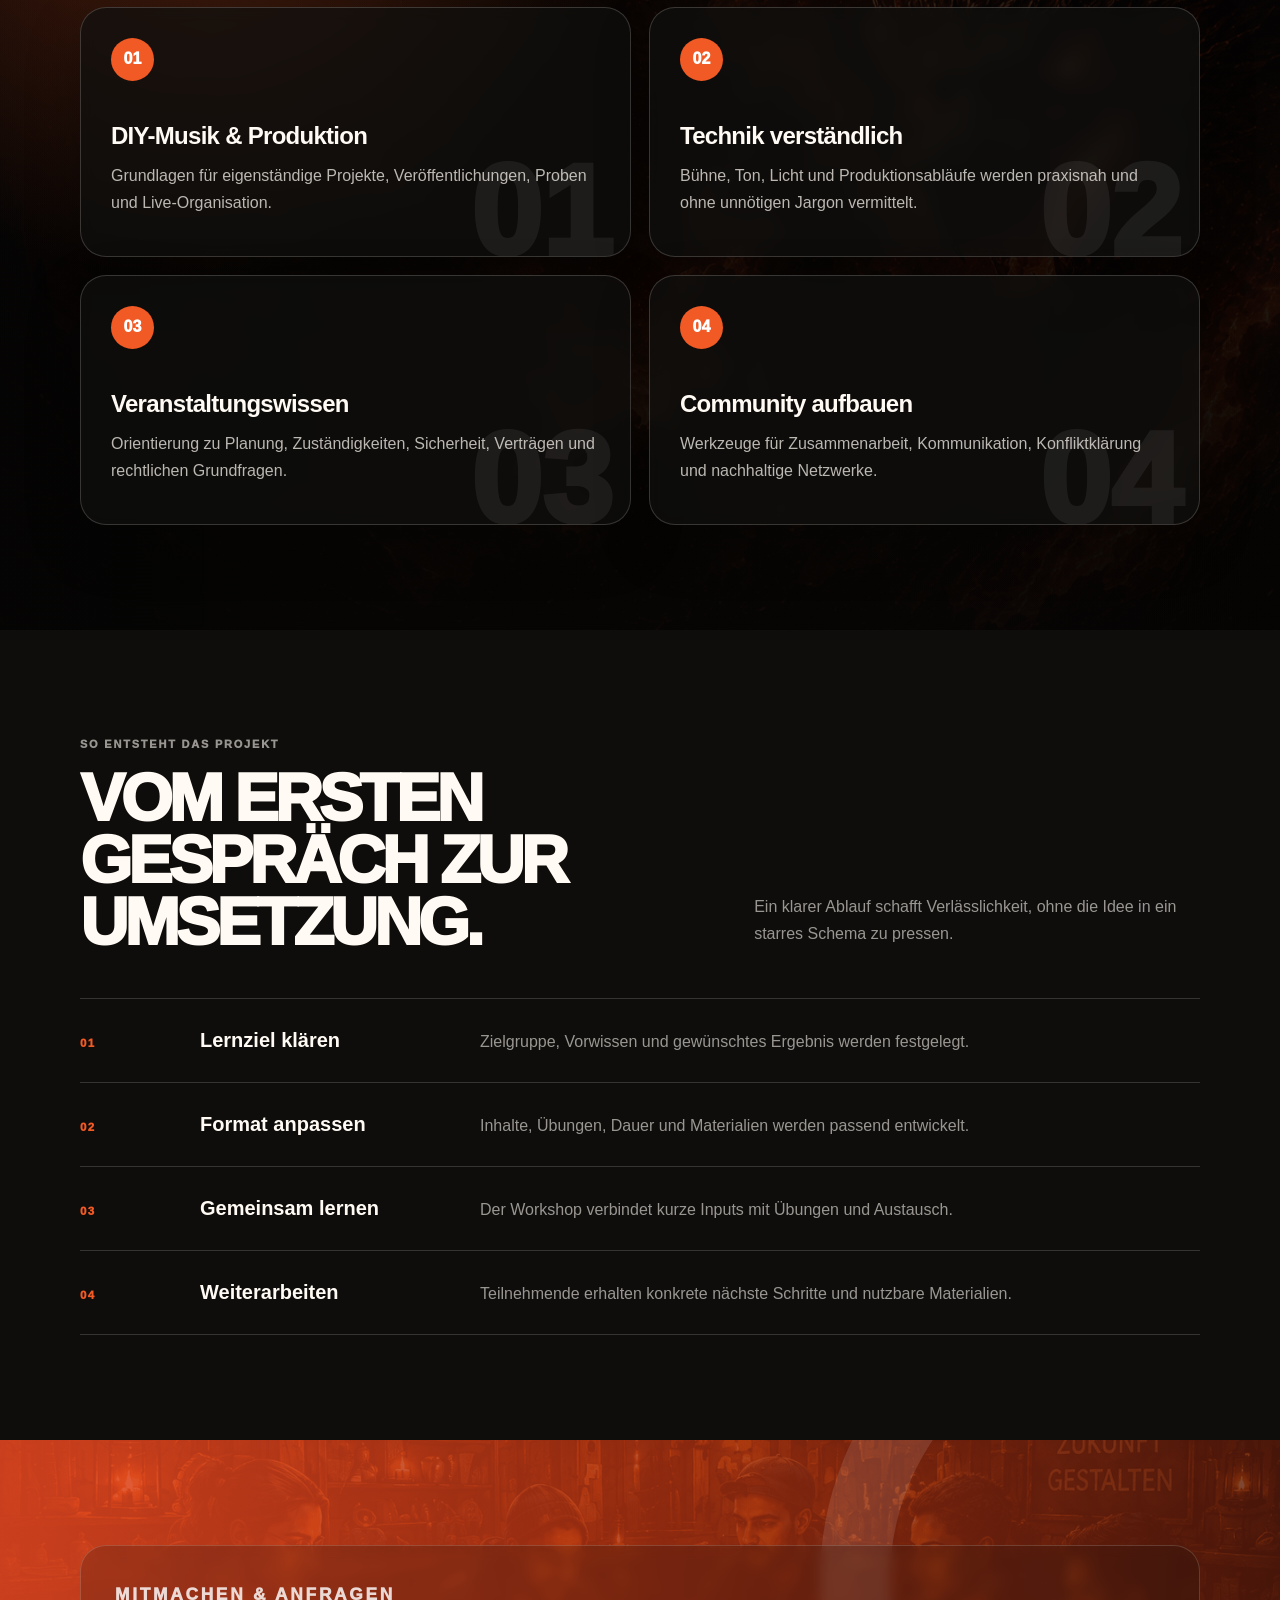
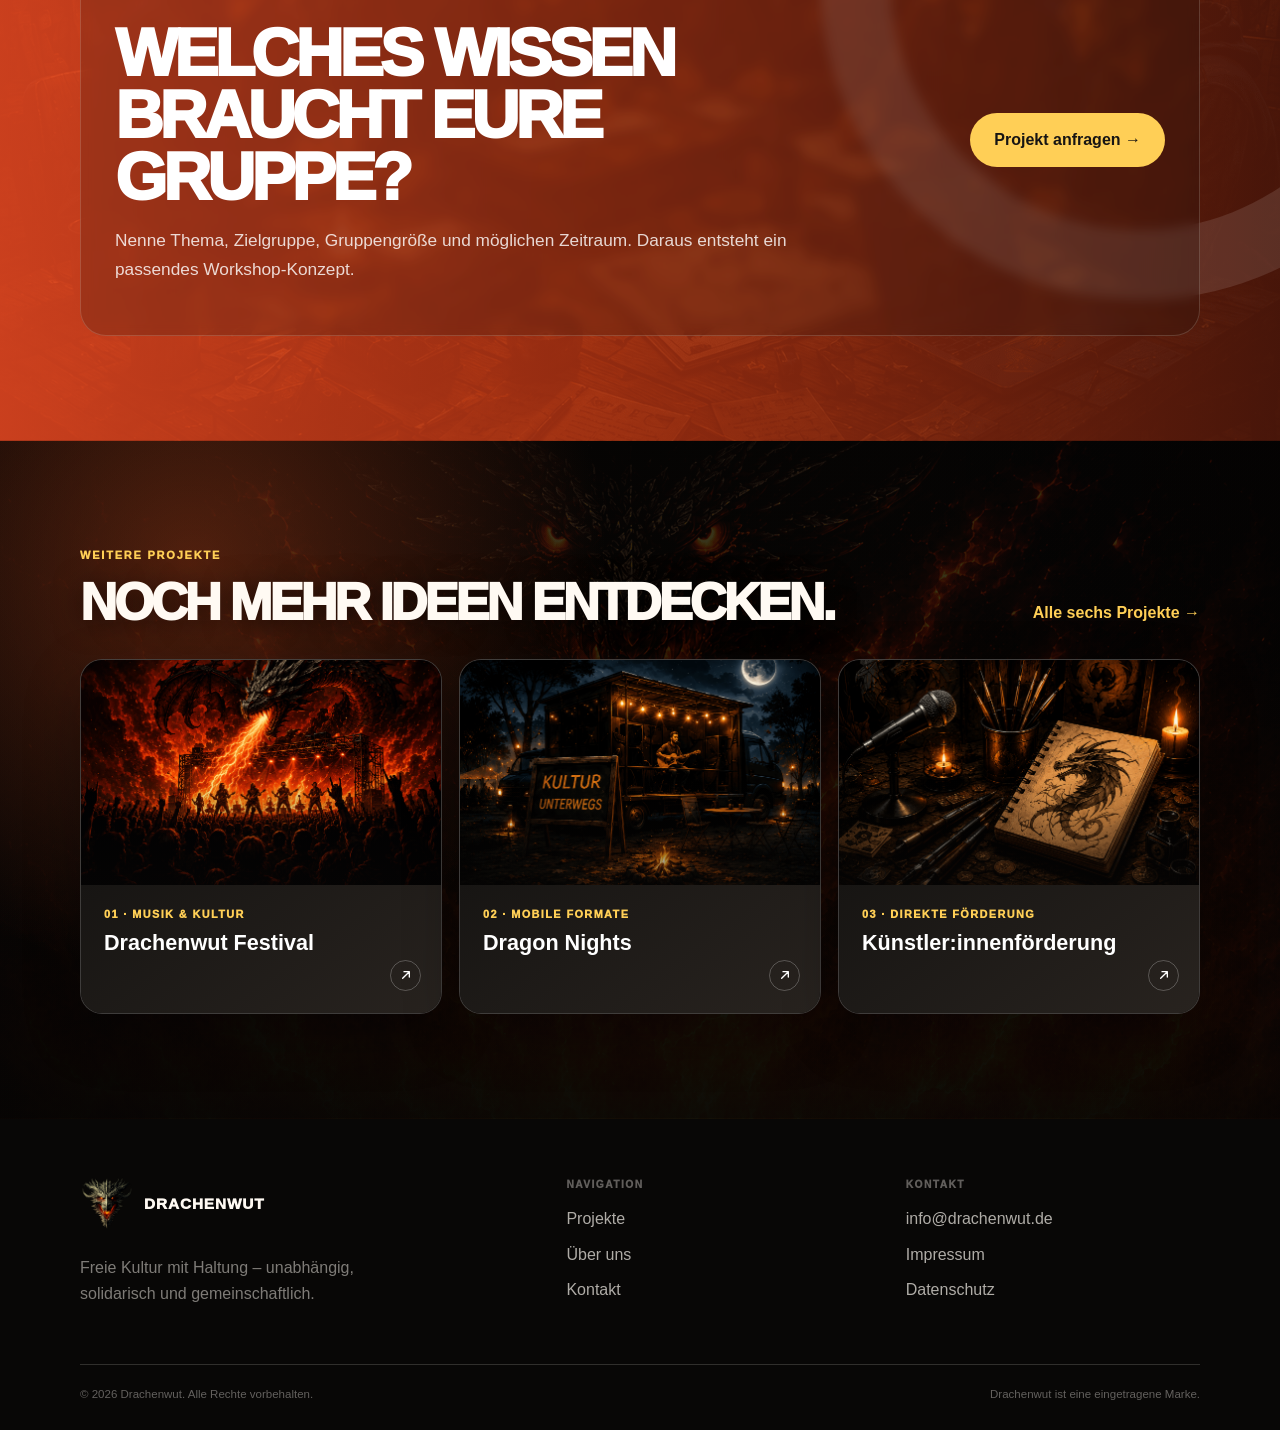
<file: projekt-workshops-bildung.html>
<!DOCTYPE html>
<html lang="de">
<head>
  <meta charset="UTF-8">
  <meta name="viewport" content="width=device-width, initial-scale=1.0">
  <meta name="description" content="Wissen wird dann wertvoll, wenn Menschen es anwenden, teilen und in ihren eigenen Projekten weiterentwickeln können.">
  <meta name="theme-color" content="#0e0d0c">
  <title>Workshops &amp; Bildung | Drachenwut</title>
  <link rel="stylesheet" href="project-detail.css">
  <style>:root {--accent:#f15a24;--accent-2:#ffcf56;--hero-image:url('images/Ideen5.png');}</style>
</head>
<body>
  <a class="skip-link" href="#main">Zum Inhalt springen</a>
  <header class="site-header" id="top">
    <div class="container nav-row">
      <a class="brand" href="index.html" aria-label="Drachenwut Startseite">
        <span class="brand-icon" aria-hidden="true"></span><span class="brand-name">DRACHENWUT</span>
      </a>
      <button class="menu-button" type="button" aria-expanded="false" aria-controls="main-navigation" aria-label="Menü öffnen"><span></span><span></span><span></span></button>
      <nav class="nav-links" id="main-navigation" aria-label="Hauptnavigation">
        <a href="index.html#projekte">Projekte</a><a href="index.html#ueber-uns">Über uns</a><a href="index.html#kontakt">Kontakt</a><a class="nav-button" href="mailto:info@drachenwut.de?subject=Workshops &amp; Bildung">Schreib uns</a>
      </nav>
    </div>
  </header>
  <main id="main">
    <section class="project-hero" aria-labelledby="project-title">
      <div class="container hero-content reveal">
        <a class="back-link" href="index.html#projekte">Alle Projekte</a>
        <div class="project-number">05</div>
        <p class="eyebrow">Praxisnahes Lernen</p>
        <h1 id="project-title">Workshops &amp; Bildung</h1>
        <p class="hero-lead">Wissen wird dann wertvoll, wenn Menschen es anwenden, teilen und in ihren eigenen Projekten weiterentwickeln können.</p>
        <div class="hero-actions"><a class="button button-primary" href="#details">Projekt entdecken</a><a class="button button-secondary" href="mailto:info@drachenwut.de?subject=Workshops &amp; Bildung">Kontakt aufnehmen</a></div>
      </div>
    </section>
    <section class="section intro-hero-section" id="details">
      <div class="container intro-grid">
        <div class="reveal"><p class="section-kicker">Worum es geht</p><h2>Praxisnahes Wissen für Musik, Technik und Kulturarbeit.</h2></div>
        <p class="intro-copy reveal"><strong>Lernen durch Ausprobieren und gemeinsames Arbeiten.</strong><br>Die Workshops verbinden verständliches Hintergrundwissen mit praktischen Übungen und werden an Zielgruppe, Erfahrung und Anlass angepasst.</p>
      </div>
    </section>
    <section class="section features-section">
      <div class="container">
        <div class="section-head reveal"><div><p class="section-kicker">Projektbausteine</p><h2>Was dieses Format stark macht.</h2></div><p>Die konkrete Ausgestaltung wird immer an Ort, Menschen, Ressourcen und tatsächliche Bedarfe angepasst.</p></div>
        <div class="feature-grid"><article class="feature-card reveal" data-number="01">
              <div class="feature-icon" aria-hidden="true">01</div>
              <h3>DIY-Musik &amp; Produktion</h3>
              <p>Grundlagen für eigenständige Projekte, Veröffentlichungen, Proben und Live-Organisation.</p>
            </article><article class="feature-card reveal" data-number="02">
              <div class="feature-icon" aria-hidden="true">02</div>
              <h3>Technik verständlich</h3>
              <p>Bühne, Ton, Licht und Produktionsabläufe werden praxisnah und ohne unnötigen Jargon vermittelt.</p>
            </article><article class="feature-card reveal" data-number="03">
              <div class="feature-icon" aria-hidden="true">03</div>
              <h3>Veranstaltungswissen</h3>
              <p>Orientierung zu Planung, Zuständigkeiten, Sicherheit, Verträgen und rechtlichen Grundfragen.</p>
            </article><article class="feature-card reveal" data-number="04">
              <div class="feature-icon" aria-hidden="true">04</div>
              <h3>Community aufbauen</h3>
              <p>Werkzeuge für Zusammenarbeit, Kommunikation, Konfliktklärung und nachhaltige Netzwerke.</p>
            </article></div>
      </div>
    </section>
    <section class="section process">
      <div class="container">
        <div class="section-head reveal"><div><p class="section-kicker">So entsteht das Projekt</p><h2>Vom ersten Gespräch zur Umsetzung.</h2></div><p>Ein klarer Ablauf schafft Verlässlichkeit, ohne die Idee in ein starres Schema zu pressen.</p></div>
        <div class="process-list"><div class="process-item reveal">
            <span>01</span><h3>Lernziel klären</h3><p>Zielgruppe, Vorwissen und gewünschtes Ergebnis werden festgelegt.</p>
          </div><div class="process-item reveal">
            <span>02</span><h3>Format anpassen</h3><p>Inhalte, Übungen, Dauer und Materialien werden passend entwickelt.</p>
          </div><div class="process-item reveal">
            <span>03</span><h3>Gemeinsam lernen</h3><p>Der Workshop verbindet kurze Inputs mit Übungen und Austausch.</p>
          </div><div class="process-item reveal">
            <span>04</span><h3>Weiterarbeiten</h3><p>Teilnehmende erhalten konkrete nächste Schritte und nutzbare Materialien.</p>
          </div></div>
      </div>
    </section>
    <section class="section cta-section">
      <div class="container cta-grid reveal"><div><p class="section-kicker">Mitmachen & anfragen</p><h2>Welches Wissen braucht eure Gruppe?</h2><p>Nenne Thema, Zielgruppe, Gruppengröße und möglichen Zeitraum. Daraus entsteht ein passendes Workshop-Konzept.</p></div><a class="button" href="mailto:info@drachenwut.de?subject=Workshops &amp; Bildung">Projekt anfragen →</a></div>
    </section>
    <section class="section related">
      <div class="container"><div class="related-head reveal"><div><p class="section-kicker">Weitere Projekte</p><h2>Noch mehr Ideen entdecken.</h2></div><a class="related-link" href="index.html#projekte">Alle sechs Projekte →</a></div><div class="related-grid"><a class="related-card" href="projekt-drachenwut-festival.html">
            <span class="related-media">
              <img src="images/Ideen1.png" alt="Drachenwut Festival" loading="lazy" decoding="async" onerror="this.onerror=null;this.src='images/Ideen1.svg';">
            </span>
            <span class="related-copy">
              <span class="related-label">01 · Musik &amp; Kultur</span>
              <strong>Drachenwut Festival</strong>
              <span class="related-arrow" aria-hidden="true"><svg viewBox="0 0 24 24" focusable="false"><path d="M7 17 17 7M9 7h8v8"/></svg></span>
            </span>
          </a><a class="related-card" href="projekt-dragon-nights.html">
            <span class="related-media">
              <img src="images/Ideen2.png" alt="Dragon Nights" loading="lazy" decoding="async" onerror="this.onerror=null;this.src='images/Ideen2.svg';">
            </span>
            <span class="related-copy">
              <span class="related-label">02 · Mobile Formate</span>
              <strong>Dragon Nights</strong>
              <span class="related-arrow" aria-hidden="true"><svg viewBox="0 0 24 24" focusable="false"><path d="M7 17 17 7M9 7h8v8"/></svg></span>
            </span>
          </a><a class="related-card" href="projekt-kuenstlerinnenfoerderung.html">
            <span class="related-media">
              <img src="images/Ideen3.png" alt="Künstler:innenförderung" loading="lazy" decoding="async" onerror="this.onerror=null;this.src='images/Ideen3.svg';">
            </span>
            <span class="related-copy">
              <span class="related-label">03 · Direkte Förderung</span>
              <strong>Künstler:innenförderung</strong>
              <span class="related-arrow" aria-hidden="true"><svg viewBox="0 0 24 24" focusable="false"><path d="M7 17 17 7M9 7h8v8"/></svg></span>
            </span>
          </a></div></div>
    </section>
  </main>
  <footer class="site-footer">
    <div class="container footer-main"><div><a class="brand" href="index.html"><span class="brand-icon" aria-hidden="true"></span><span class="brand-name">DRACHENWUT</span></a><p class="footer-copy">Freie Kultur mit Haltung – unabhängig, solidarisch und gemeinschaftlich.</p></div><div><p class="footer-title">Navigation</p><div class="footer-links"><a href="index.html#projekte">Projekte</a><a href="index.html#ueber-uns">Über uns</a><a href="index.html#kontakt">Kontakt</a></div></div><div><p class="footer-title">Kontakt</p><div class="footer-links"><a href="mailto:info@drachenwut.de">info@drachenwut.de</a><a href="index.html#impressum">Impressum</a><a href="index.html#datenschutz">Datenschutz</a></div></div></div>
    <div class="container footer-bottom"><p>© <span id="year"></span> Drachenwut. Alle Rechte vorbehalten.</p><p>Drachenwut ist eine eingetragene Marke.</p></div>
  </footer>
  <script src="project-detail.js"></script>
</body>
</html>
</file>
<file: project-detail.css>
:root {
  --bg: #0e0d0c;
  --bg-2: #171513;
  --paper: #f5f0e8;
  --paper-2: #ebe3d7;
  --text: #171513;
  --muted: #6e675f;
  --white: #fffaf3;
  --orange: var(--accent, #f04b23);
  --yellow: var(--accent-2, #ffcb4c);
  --line: rgba(23,21,19,.14);
  --line-dark: rgba(255,250,243,.16);
  --container: min(1120px, calc(100% - 42px));
  --radius: 26px;
  --shadow: 0 28px 80px rgba(0,0,0,.22);
  --details-hero-image: url('images/hero2.png');
  --features-hero-image: url('images/uber.hero.png');
  --related-hero-image: url('images/kontakt.hero.png');
}
* { box-sizing: border-box; }
html { scroll-behavior: smooth; }
body { margin: 0; min-width: 320px; font-family: Arial, Helvetica, sans-serif; color: var(--text); background: var(--paper); line-height: 1.65; overflow-x: hidden; }
body.menu-open { overflow: hidden; }
a { color: inherit; text-decoration: none; }
img, svg { display: block; max-width: 100%; }
button { font: inherit; }
::selection { background: var(--orange); color: white; }
.container { width: var(--container); margin-inline: auto; }
.skip-link { position: fixed; top: -80px; left: 20px; z-index: 1000; padding: 11px 16px; border-radius: 10px; color: #000; background: #fff; }
.skip-link:focus { top: 20px; }
.site-header { position: fixed; inset: 0 0 auto; z-index: 100; height: 78px; color: var(--white); transition: background .25s ease, box-shadow .25s ease; }
.site-header.is-scrolled { background: rgba(14,13,12,.94); backdrop-filter: blur(14px); box-shadow: 0 12px 45px rgba(0,0,0,.18); }
.nav-row { height: 100%; display: flex; align-items: center; justify-content: space-between; gap: 30px; }
.brand { display: inline-flex; align-items: center; gap: 10px; font-weight: 950; letter-spacing: .055em; }
.brand-icon { width: 54px; height: 54px; background: url('images/logo.png') center/contain no-repeat; }
.brand-name { font-size: .96rem; }
.nav-links { display: flex; align-items: center; gap: 25px; font-size: .9rem; font-weight: 800; }
.nav-links a { color: rgba(255,250,243,.72); }
.nav-links a:hover, .nav-links a:focus-visible { color: var(--white); }
.nav-button { padding: 10px 17px; border: 1px solid rgba(255,250,243,.34); border-radius: 999px; }
.menu-button { display: none; width: 44px; height: 44px; border: 0; background: transparent; align-items: center; justify-content: center; flex-direction: column; gap: 5px; cursor: pointer; }
.menu-button span { width: 25px; height: 2px; background: var(--white); transition: .25s ease; }
.project-hero { position: relative; min-height: 760px; display: flex; align-items: end; color: var(--white); background-color: var(--bg); overflow: hidden; }
.project-hero::before { content: ''; position: absolute; inset: 0; background-image: linear-gradient(90deg, rgba(6,5,4,.92) 0%, rgba(6,5,4,.67) 48%, rgba(6,5,4,.20) 100%), linear-gradient(0deg, rgba(6,5,4,.80), rgba(6,5,4,.05) 64%), var(--hero-image); background-size: cover; background-position: center; }
.project-hero::after { content: ''; position: absolute; width: 650px; height: 650px; right: -250px; top: 65px; border: 1px solid rgba(255,255,255,.10); border-radius: 50%; box-shadow: 0 0 0 90px rgba(255,255,255,.022), 0 0 0 180px rgba(255,255,255,.014); }
.hero-content { position: relative; z-index: 2; max-width: 820px; padding: 150px 0 92px; }
.back-link { display: inline-flex; align-items: center; gap: 10px; margin-bottom: 42px; color: rgba(255,250,243,.72); font-size: .78rem; font-weight: 900; letter-spacing: .11em; text-transform: uppercase; }
.back-link::before { content:'←'; color: var(--yellow); font-size: 1.1rem; }
.eyebrow { margin: 0 0 20px; display: flex; align-items: center; gap: 12px; color: rgba(255,250,243,.68); text-transform: uppercase; letter-spacing: .18em; font-size: .71rem; font-weight: 900; }
.eyebrow::before { content:''; width: 36px; height: 2px; background: var(--orange); }
.project-number { display: inline-flex; align-items: center; justify-content: center; width: 50px; height: 50px; margin-bottom: 22px; border: 1px solid rgba(255,255,255,.30); border-radius: 50%; color: var(--yellow); font-size: .77rem; font-weight: 950; letter-spacing: .08em; }
h1 { margin: 0; max-width: 800px; font-size: clamp(3.5rem, 7vw, 7.2rem); line-height: .88; letter-spacing: -.065em; text-transform: uppercase; font-weight: 950; overflow-wrap: anywhere; }
.hero-lead { max-width: 720px; margin: 30px 0 0; color: rgba(255,250,243,.78); font-size: clamp(1.05rem, 1.8vw, 1.32rem); }
.hero-actions { display: flex; flex-wrap: wrap; gap: 13px; margin-top: 34px; }
.button { min-height: 54px; display: inline-flex; align-items: center; justify-content: center; gap: 12px; padding: 0 23px; border: 1px solid transparent; border-radius: 999px; font-weight: 900; transition: transform .2s ease, background .2s ease; }
.button:hover { transform: translateY(-3px); }
.button-primary { color: white; background: var(--orange); }
.button-secondary { color: var(--white); border-color: rgba(255,250,243,.28); background: rgba(255,255,255,.04); }
.facts { position: relative; z-index: 3; margin-top: -46px; }
.facts-grid { display: grid; grid-template-columns: repeat(3, 1fr); overflow: hidden; border-radius: var(--radius); background: var(--white); box-shadow: var(--shadow); }
.fact { padding: 26px 30px; border-right: 1px solid var(--line); }
.fact:last-child { border-right: 0; }
.fact span { display: block; color: var(--muted); text-transform: uppercase; letter-spacing: .13em; font-size: .64rem; font-weight: 900; }
.fact strong { display: block; margin-top: 7px; font-size: 1.08rem; line-height: 1.25; }
.section { padding: 105px 0; }
.intro-hero-section { position: relative; color: var(--white); background-color: var(--bg); overflow: hidden; }
.intro-hero-section::before { content: ''; position: absolute; inset: 0; background-image: linear-gradient(90deg, rgba(6,5,4,.90) 0%, rgba(6,5,4,.74) 42%, rgba(6,5,4,.54) 100%), linear-gradient(0deg, rgba(6,5,4,.84), rgba(6,5,4,.28) 68%), var(--details-hero-image); background-size: cover; background-position: center; }
.intro-hero-section::after { content: ''; position: absolute; inset: 0; background: radial-gradient(circle at 18% 20%, rgba(240,75,35,.18), transparent 28%), radial-gradient(circle at 82% 75%, rgba(255,203,76,.12), transparent 24%); pointer-events: none; }
.intro-hero-section .container { position: relative; z-index: 1; }
.intro-hero-section .intro-grid { gap: 34px; align-items: stretch; }
.intro-hero-section .intro-grid > * { min-width: 0; padding: 34px; border: 1px solid rgba(255,250,243,.16); border-radius: var(--radius); background: rgba(17,16,15,.58); backdrop-filter: blur(7px); -webkit-backdrop-filter: blur(7px); box-shadow: 0 18px 50px rgba(0,0,0,.18); }
.intro-hero-section .section-kicker { color: var(--yellow); }
.intro-hero-section h2 { color: var(--white); text-shadow: 0 4px 24px rgba(0,0,0,.32); }
.intro-hero-section .intro-copy { margin: 0; color: rgba(255,250,243,.82); font-size: 1.08rem; }
.intro-hero-section .intro-copy strong { color: var(--white); }
.intro-grid { display: grid; grid-template-columns: .82fr 1.18fr; gap: 90px; align-items: start; }
.section-kicker { margin: 0; color: var(--orange); text-transform: uppercase; letter-spacing: .16em; font-size: .69rem; font-weight: 950; }
h2 { margin: 15px 0 0; font-size: clamp(2.8rem, 5.2vw, 5.2rem); line-height: .93; letter-spacing: -.06em; text-transform: uppercase; font-weight: 950; overflow-wrap: anywhere; }
.intro-copy { margin: 5px 0 0; color: var(--muted); font-size: 1.13rem; }
.intro-copy strong { color: var(--text); }
.features-section { position: relative; color: var(--white); background-color: var(--bg-2); overflow: hidden; }
.features-section::before { content: ''; position: absolute; inset: 0; background-image: linear-gradient(90deg, rgba(6,5,4,.88) 0%, rgba(6,5,4,.72) 44%, rgba(6,5,4,.50) 100%), linear-gradient(0deg, rgba(6,5,4,.84), rgba(6,5,4,.20) 65%), var(--hero-image); background-size: cover; background-position: center; }
.features-section::after { content: ''; position: absolute; inset: 0; pointer-events: none; background: radial-gradient(circle at 82% 18%, rgba(240,75,35,.16), transparent 24%), radial-gradient(circle at 18% 82%, rgba(255,203,76,.12), transparent 22%); }
.features-section .container { position: relative; z-index: 1; }
.features-section .section-kicker { color: var(--yellow); }
.features-section .section-head p { color: rgba(255,250,243,.76); }
.features-section .feature-card { border-color: rgba(255,250,243,.16); color: var(--white); background: rgba(17,16,15,.58); backdrop-filter: blur(7px); -webkit-backdrop-filter: blur(7px); box-shadow: 0 18px 50px rgba(0,0,0,.18); }
.features-section .feature-card p { color: rgba(255,250,243,.78); }
.features-section .feature-card::after { color: rgba(255,250,243,.08); }
.section-head { display: grid; grid-template-columns: 1fr .72fr; gap: 55px; align-items: end; margin-bottom: 44px; }
.section-head p { margin: 0 0 7px; color: var(--muted); }
.feature-grid { display: grid; grid-template-columns: repeat(2, minmax(0,1fr)); gap: 18px; }
.feature-card { position: relative; min-height: 250px; padding: 30px; overflow: hidden; border: 1px solid var(--line); border-radius: var(--radius); background: rgba(255,255,255,.56); }
.feature-card::after { content: attr(data-number); position: absolute; right: 18px; bottom: -20px; color: rgba(23,21,19,.055); font-size: 8rem; line-height: 1; font-weight: 950; }
.feature-icon { width: 43px; height: 43px; display: grid; place-items: center; margin-bottom: 42px; border-radius: 50%; color: white; background: var(--orange); font-weight: 950; }
.feature-card h3 { position: relative; z-index: 1; margin: 0; font-size: 1.5rem; line-height: 1.1; letter-spacing: -.03em; }
.feature-card p { position: relative; z-index: 1; margin: 14px 0 0; color: var(--muted); }
.process { color: var(--white); background: var(--bg); }
.process .section-kicker { color: var(--yellow); }
.process .section-head p { color: rgba(255,250,243,.58); }
.process-list { border-top: 1px solid var(--line-dark); }
.process-item { display: grid; grid-template-columns: 90px 250px 1fr; gap: 30px; align-items: baseline; padding: 25px 0; border-bottom: 1px solid var(--line-dark); }
.process-item span { color: var(--orange); font-size: .72rem; font-weight: 950; letter-spacing: .12em; }
.process-item h3 { margin: 0; font-size: 1.25rem; }
.process-item p { margin: 0; color: rgba(255,250,243,.58); }
.cta-section { position: relative; color: white; background-color: var(--bg); overflow: hidden; }
.cta-section::before { content:''; position:absolute; inset:0; background-image: linear-gradient(90deg, rgba(240,75,35,.84) 0%, rgba(180,52,19,.80) 48%, rgba(95,28,12,.74) 100%), linear-gradient(0deg, rgba(6,5,4,.42), rgba(6,5,4,.18)), var(--hero-image); background-size: cover; background-position: center; }
.cta-section::after { content:''; position:absolute; width: 500px; height: 500px; right:-180px; top:-180px; border: 70px solid rgba(255,255,255,.11); border-radius:50%; }
.cta-grid { position: relative; z-index: 1; display: grid; grid-template-columns: 1fr auto; gap: 55px; align-items: center; padding: 34px; border: 1px solid rgba(255,250,243,.16); border-radius: var(--radius); background: rgba(17,16,15,.20); backdrop-filter: blur(6px); -webkit-backdrop-filter: blur(6px); }
.cta-grid h2 { max-width: 760px; }
.cta-grid p { max-width: 700px; color: rgba(255,255,255,.82); font-size: 1.08rem; }
.cta-grid .button { color: var(--text); background: var(--yellow); white-space: nowrap; }
.related { position: relative; color: var(--white); background-color: var(--bg-2); overflow: hidden; }
.related::before { content:''; position:absolute; inset:0; background-image: linear-gradient(90deg, rgba(6,5,4,.88) 0%, rgba(6,5,4,.68) 42%, rgba(6,5,4,.46) 100%), linear-gradient(0deg, rgba(6,5,4,.88), rgba(6,5,4,.16) 64%), var(--hero-image); background-size: cover; background-position: center; }
.related::after { content:''; position:absolute; inset:0; pointer-events:none; background: radial-gradient(circle at 15% 18%, rgba(240,75,35,.18), transparent 24%), radial-gradient(circle at 85% 84%, rgba(255,203,76,.10), transparent 20%); }
.related .container { position: relative; z-index: 1; }
.related-head { display: flex; align-items: end; justify-content: space-between; gap: 25px; margin-bottom: 32px; }
.related-head h2 { font-size: clamp(2.2rem, 4vw, 4rem); }
.related .section-kicker { color: var(--yellow); }
.related-link { color: var(--yellow); font-weight: 900; }
.related-grid { display: grid; grid-template-columns: repeat(3, minmax(0, 1fr)); gap: 17px; }
.related-card { min-width: 0; overflow: hidden; border: 1px solid rgba(255,250,243,.16); border-radius: 22px; color: white; background: rgba(17,16,15,.82); box-shadow: 0 18px 45px rgba(0,0,0,.24); transition: transform .25s ease, box-shadow .25s ease; backdrop-filter: blur(5px); -webkit-backdrop-filter: blur(5px); }
.related-card:hover { transform: translateY(-6px); box-shadow: 0 26px 58px rgba(35,25,18,.18); }
.related-media { position: relative; display: block; aspect-ratio: 16 / 10; overflow: hidden; background: linear-gradient(145deg, #171513, #28231f); }
.related-media::after { content: ''; position: absolute; inset: auto 0 0; height: 48%; pointer-events: none; background: linear-gradient(to top, rgba(10,8,7,.46), transparent); }
.related-media img { width: 100%; height: 100%; object-fit: cover; object-position: center; transition: transform .5s cubic-bezier(.22,1,.36,1); }
.related-card:hover .related-media img { transform: scale(1.055); }
.related-copy { position: relative; display: block; min-height: 128px; padding: 21px 58px 23px 23px; background: linear-gradient(145deg, #171513, #28231f); }
.related-label { display: block; color: var(--yellow); font-size: .68rem; font-weight: 950; letter-spacing: .13em; text-transform: uppercase; }
.related-card strong { display: block; margin-top: 8px; font-size: 1.35rem; line-height: 1.1; overflow-wrap: anywhere; }
.related-arrow { position: absolute; right: 20px; bottom: 22px; width: 31px; height: 31px; display: grid; place-items: center; border: 1px solid rgba(255,255,255,.24); border-radius: 50%; color: white; font-size: .95rem; transition: color .2s ease, border-color .2s ease, background .2s ease; }
.related-card:hover .related-arrow { color: #171513; border-color: var(--yellow); background: var(--yellow); }
.related-arrow svg { width: 16px; height: 16px; fill: none; stroke: currentColor; stroke-width: 2; stroke-linecap: round; stroke-linejoin: round; transition: transform .22s ease; }
.related-card:hover .related-arrow svg { transform: translate(2px, -2px); }
.site-footer { padding: 58px 0 26px; color: var(--white); background: #080706; }
.footer-main { display: grid; grid-template-columns: 1.2fr .8fr .8fr; gap: 45px; padding-bottom: 40px; }
.footer-copy { max-width: 350px; color: rgba(255,250,243,.48); }
.footer-title { margin: 0 0 13px; color: rgba(255,250,243,.36); text-transform: uppercase; letter-spacing: .14em; font-size: .64rem; font-weight: 950; }
.footer-links { display: grid; gap: 9px; }
.footer-links a { color: rgba(255,250,243,.68); }
.footer-links a:hover { color: var(--orange); }
.footer-bottom { display: flex; justify-content: space-between; gap: 20px; padding-top: 20px; border-top: 1px solid var(--line-dark); }
.footer-bottom p { margin: 0; color: rgba(255,250,243,.37); font-size: .72rem; }
:focus-visible { outline: 3px solid var(--yellow); outline-offset: 4px; }
.reveal { opacity: 0; transform: translateY(15px); transition: opacity .65s cubic-bezier(.22,1,.36,1), transform .65s cubic-bezier(.22,1,.36,1); }
.reveal.visible { opacity: 1; transform: none; }

@media (min-width: 961px) {
  .intro-hero-section { padding-top: 88px; padding-bottom: 88px; }
  .intro-hero-section .intro-grid {
    grid-template-columns: minmax(0, 1.08fr) minmax(340px, .92fr);
    gap: 28px;
    align-items: center;
  }
  .intro-hero-section .intro-grid > * { padding: 30px 32px; }
  .intro-hero-section h2 {
    max-width: 13ch;
    font-size: clamp(2.35rem, 3.25vw, 3.85rem);
    line-height: 1;
    letter-spacing: -.045em;
    overflow-wrap: normal;
    hyphens: auto;
  }
  .intro-hero-section .intro-copy {
    max-width: 56ch;
    font-size: 1.04rem;
    line-height: 1.72;
  }
}
@media (max-width: 960px) {
  .intro-grid { grid-template-columns: 1fr; gap: 30px; }
  .section-head { grid-template-columns: 1fr; gap: 18px; }
  .process-item { grid-template-columns: 70px 210px 1fr; }
  .cta-grid { grid-template-columns: 1fr; }
  .related-grid { grid-template-columns: repeat(2, 1fr); }
}
@media (max-width: 760px) {
  :root { --container: min(100% - 28px, 680px); }
  .site-header { height: 70px; }
  .menu-button { display: flex; position: relative; z-index: 102; }
  .menu-button[aria-expanded="true"] span:nth-child(1) { transform: translateY(7px) rotate(45deg); }
  .menu-button[aria-expanded="true"] span:nth-child(2) { opacity: 0; }
  .menu-button[aria-expanded="true"] span:nth-child(3) { transform: translateY(-7px) rotate(-45deg); }
  .nav-links { position: fixed; inset: 0; z-index: 101; flex-direction: column; justify-content: center; align-items: flex-start; padding: 38px; gap: 22px; background: rgba(14,13,12,.99); transform: translateX(100%); transition: transform .3s ease; }
  .nav-links.open { transform: translateX(0); }
  .nav-links a { font-size: 1.5rem; }
  .nav-button { padding: 0; border: 0; }
  .project-hero { min-height: 680px; }
  .project-hero::before { background-image: linear-gradient(90deg, rgba(6,5,4,.91), rgba(6,5,4,.46)), linear-gradient(0deg, rgba(6,5,4,.82), rgba(6,5,4,.15)), var(--hero-image); background-position: 58% center; }
  .hero-content { padding: 125px 0 75px; }
  .back-link { margin-bottom: 28px; }
  h1 { font-size: clamp(3rem, 14vw, 5rem); }
  .facts { margin-top: 0; background: var(--white); }
  .facts-grid { grid-template-columns: 1fr; border-radius: 0; box-shadow: none; }
  .fact { padding: 20px 14px; border-right: 0; border-bottom: 1px solid var(--line); }
  .fact:last-child { border-bottom: 0; }
  .section { padding: 76px 0; }
  .intro-hero-section { padding-top: 58px; padding-bottom: 58px; }
  .intro-hero-section .intro-grid {
    gap: 18px;
    padding: 22px;
    border: 1px solid rgba(255,250,243,.16);
    border-radius: 20px;
    background: rgba(17,16,15,.62);
    backdrop-filter: blur(7px);
    -webkit-backdrop-filter: blur(7px);
    box-shadow: 0 18px 48px rgba(0,0,0,.22);
  }
  .intro-hero-section .intro-grid > * {
    padding: 0;
    border: 0;
    border-radius: 0;
    background: transparent;
    box-shadow: none;
    backdrop-filter: none;
    -webkit-backdrop-filter: none;
  }
  .intro-hero-section .section-kicker {
    font-size: .62rem;
    letter-spacing: .14em;
  }
  .intro-hero-section h2 {
    max-width: 100%;
    margin-top: 10px;
    font-size: clamp(1.9rem, 9.2vw, 2.75rem);
    line-height: 1.03;
    letter-spacing: -.042em;
    overflow-wrap: normal;
    word-break: normal;
    hyphens: auto;
    text-wrap: balance;
  }
  .intro-hero-section .intro-copy {
    max-width: 100%;
    margin: 0;
    font-size: .98rem;
    line-height: 1.65;
    overflow-wrap: normal;
    word-break: normal;
    hyphens: auto;
  }
  .intro-hero-section .intro-copy strong {
    display: block;
    margin-bottom: 7px;
    line-height: 1.45;
  }
  .intro-hero-section .intro-copy br { display: none; }
  .feature-grid { grid-template-columns: 1fr; }
  .process-item { grid-template-columns: 52px 1fr; gap: 15px; }
  .process-item p { grid-column: 2; }
  .related-head { align-items: start; flex-direction: column; }
  .related-grid { grid-template-columns: 1fr; }
  .related-media { aspect-ratio: 16 / 9; }
  .cta-grid { padding: 24px; }
  .footer-main { grid-template-columns: 1fr; gap: 27px; }
  .footer-bottom { flex-direction: column; }
}
@media (max-width: 430px) {
  .brand-icon { width: 48px; height: 48px; }
  .brand-name { max-width: 170px; font-size: .82rem; }
  .hero-actions .button { width: 100%; }
  .intro-hero-section { padding-top: 48px; padding-bottom: 48px; }
  .intro-hero-section .intro-grid { gap: 15px; padding: 18px; border-radius: 17px; }
  .intro-hero-section h2 { font-size: clamp(1.72rem, 9.5vw, 2.3rem); line-height: 1.05; }
  .intro-hero-section .intro-copy { font-size: .94rem; line-height: 1.62; }
  .feature-card { padding: 24px; }
}
@media (prefers-reduced-motion: reduce) {
  html { scroll-behavior: auto; }
  *, *::before, *::after { animation: none !important; transition-duration: .01ms !important; }
  .reveal { opacity: 1; transform: none; }
}

.features-section h2, .related h2 { color: var(--white); text-shadow: 0 4px 24px rgba(0,0,0,.32); }


/* Hero backgrounds for project content sections */
.features-section,
.related {
  position: relative;
  isolation: isolate;
  color: var(--white);
  background-color: var(--bg);
  overflow: hidden;
}
.features-section::before,
.related::before {
  content: '';
  position: absolute;
  inset: 0;
  z-index: -2;
  background-image:
    linear-gradient(90deg, rgba(6,5,4,.91) 0%, rgba(6,5,4,.75) 48%, rgba(6,5,4,.68) 100%),
    linear-gradient(0deg, rgba(6,5,4,.88), rgba(6,5,4,.24) 72%),
    var(--hero-image);
  background-repeat: no-repeat;
  background-position: center;
  background-size: cover;
}
.features-section::after,
.related::after {
  content: '';
  position: absolute;
  inset: 0;
  z-index: -1;
  pointer-events: none;
  background:
    radial-gradient(circle at 15% 18%, color-mix(in srgb, var(--orange) 32%, transparent), transparent 34%),
    linear-gradient(90deg, rgba(0,0,0,.14), transparent 55%, rgba(0,0,0,.22));
}
.features-section .container,
.related .container { position: relative; z-index: 1; }
.features-section .section-head p,
.related .section-head p { color: rgba(255,250,243,.76); }
.features-section h2,
.related h2 { color: var(--white); text-shadow: 0 4px 28px rgba(0,0,0,.55); }
.features-section .section-kicker,
.related .section-kicker { color: var(--yellow); }
.features-section .feature-card {
  color: var(--white);
  border-color: rgba(255,250,243,.18);
  background: rgba(17,16,15,.70);
  box-shadow: 0 20px 55px rgba(0,0,0,.22);
  backdrop-filter: blur(8px);
  -webkit-backdrop-filter: blur(8px);
}
.features-section .feature-card::after { color: rgba(255,255,255,.065); }
.features-section .feature-card p { color: rgba(255,250,243,.72); }
.related .related-link { color: var(--yellow); }
.related .related-card { border-color: rgba(255,250,243,.20); box-shadow: 0 20px 55px rgba(0,0,0,.30); }

@media (max-width: 760px) {
  .features-section::before,
  .related::before {
    background-image:
      linear-gradient(90deg, rgba(6,5,4,.92), rgba(6,5,4,.70)),
      linear-gradient(0deg, rgba(6,5,4,.90), rgba(6,5,4,.28) 72%),
      var(--hero-image);
    background-position: 58% center;
  }
}


/* Explicit section hero image mapping */
.intro-hero-section::before {
  background-image:
    linear-gradient(90deg, rgba(6,5,4,.90) 0%, rgba(6,5,4,.74) 42%, rgba(6,5,4,.54) 100%),
    linear-gradient(0deg, rgba(6,5,4,.84), rgba(6,5,4,.28) 68%),
    var(--details-hero-image);
}
.features-section::before {
  background-image:
    linear-gradient(90deg, rgba(6,5,4,.91) 0%, rgba(6,5,4,.75) 48%, rgba(6,5,4,.68) 100%),
    linear-gradient(0deg, rgba(6,5,4,.88), rgba(6,5,4,.24) 72%),
    var(--features-hero-image);
}
.related::before {
  background-image:
    linear-gradient(90deg, rgba(6,5,4,.91) 0%, rgba(6,5,4,.75) 48%, rgba(6,5,4,.68) 100%),
    linear-gradient(0deg, rgba(6,5,4,.88), rgba(6,5,4,.24) 72%),
    var(--related-hero-image);
}
@media (max-width: 760px) {
  .intro-hero-section::before {
    background-image:
      linear-gradient(90deg, rgba(6,5,4,.92), rgba(6,5,4,.70)),
      linear-gradient(0deg, rgba(6,5,4,.90), rgba(6,5,4,.28) 72%),
      var(--details-hero-image);
    background-position: 58% center;
  }
  .features-section::before {
    background-image:
      linear-gradient(90deg, rgba(6,5,4,.92), rgba(6,5,4,.70)),
      linear-gradient(0deg, rgba(6,5,4,.90), rgba(6,5,4,.28) 72%),
      var(--features-hero-image);
    background-position: 58% center;
  }
  .related::before {
    background-image:
      linear-gradient(90deg, rgba(6,5,4,.92), rgba(6,5,4,.70)),
      linear-gradient(0deg, rgba(6,5,4,.90), rgba(6,5,4,.28) 72%),
      var(--related-hero-image);
    background-position: 58% center;
  }
}


/* Mobile-specific hero images */
@media (max-width: 760px) {
  :root {
    --details-hero-image: url('images/hero2.mobile.png');
    --features-hero-image: url('images/uber.hero.mobile.png');
    --related-hero-image: url('images/kontakt.hero.mobile.png');
  }
}

/* Project facts: clear labels, values and hero-matched colors */
.facts {
  position: relative;
  z-index: 4;
  margin-top: -46px;
  background: transparent;
}
.facts-grid {
  display: grid;
  grid-template-columns: repeat(3, minmax(0, 1fr));
  overflow: hidden;
  border: 1px solid rgba(255,250,243,.18);
  border-radius: var(--radius);
  color: var(--white);
  background:
    linear-gradient(135deg, rgba(14,13,12,.97), rgba(31,26,22,.94));
  box-shadow: 0 28px 80px rgba(0,0,0,.34);
  backdrop-filter: blur(12px);
  -webkit-backdrop-filter: blur(12px);
}
.fact {
  position: relative;
  min-width: 0;
  min-height: 122px;
  display: flex;
  flex-direction: column;
  justify-content: center;
  gap: 10px;
  padding: 27px 30px;
  border-right: 1px solid rgba(255,250,243,.14);
  background:
    radial-gradient(circle at 100% 0, color-mix(in srgb, var(--orange) 22%, transparent), transparent 42%);
}
.fact::before {
  content: '';
  position: absolute;
  left: 30px;
  top: 0;
  width: 46px;
  height: 3px;
  border-radius: 0 0 999px 999px;
  background: var(--orange);
}
.fact:last-child { border-right: 0; }
.fact span {
  display: block;
  margin: 0;
  color: var(--yellow);
  text-transform: uppercase;
  letter-spacing: .15em;
  font-size: .67rem;
  line-height: 1.2;
  font-weight: 950;
}
.fact strong {
  display: block;
  margin: 0;
  color: var(--white);
  font-size: clamp(1rem, 1.35vw, 1.16rem);
  line-height: 1.35;
  font-weight: 850;
  overflow-wrap: normal;
  word-break: normal;
  text-wrap: balance;
}

@media (max-width: 760px) {
  .facts {
    margin-top: 0;
    padding: 16px 0 22px;
    background: var(--bg);
  }
  .facts-grid {
    grid-template-columns: 1fr;
    gap: 10px;
    overflow: visible;
    border: 0;
    border-radius: 0;
    background: transparent;
    box-shadow: none;
    backdrop-filter: none;
    -webkit-backdrop-filter: none;
  }
  .fact {
    min-height: 0;
    display: grid;
    grid-template-columns: minmax(96px, .34fr) minmax(0, 1fr);
    align-items: center;
    gap: 16px;
    padding: 18px 20px;
    border: 1px solid rgba(255,250,243,.16);
    border-radius: 16px;
    background:
      radial-gradient(circle at 100% 0, color-mix(in srgb, var(--orange) 22%, transparent), transparent 44%),
      rgba(24,21,19,.92);
  }
  .fact::before {
    left: 20px;
    width: 36px;
  }
  .fact:last-child {
    border: 1px solid rgba(255,250,243,.16);
  }
  .fact span {
    font-size: .63rem;
    line-height: 1.3;
  }
  .fact strong {
    margin: 0;
    font-size: .98rem;
    line-height: 1.4;
  }
}

@media (max-width: 430px) {
  .fact {
    grid-template-columns: 1fr;
    gap: 6px;
    padding: 18px;
  }
  .fact::before { left: 18px; }
}
</file>
